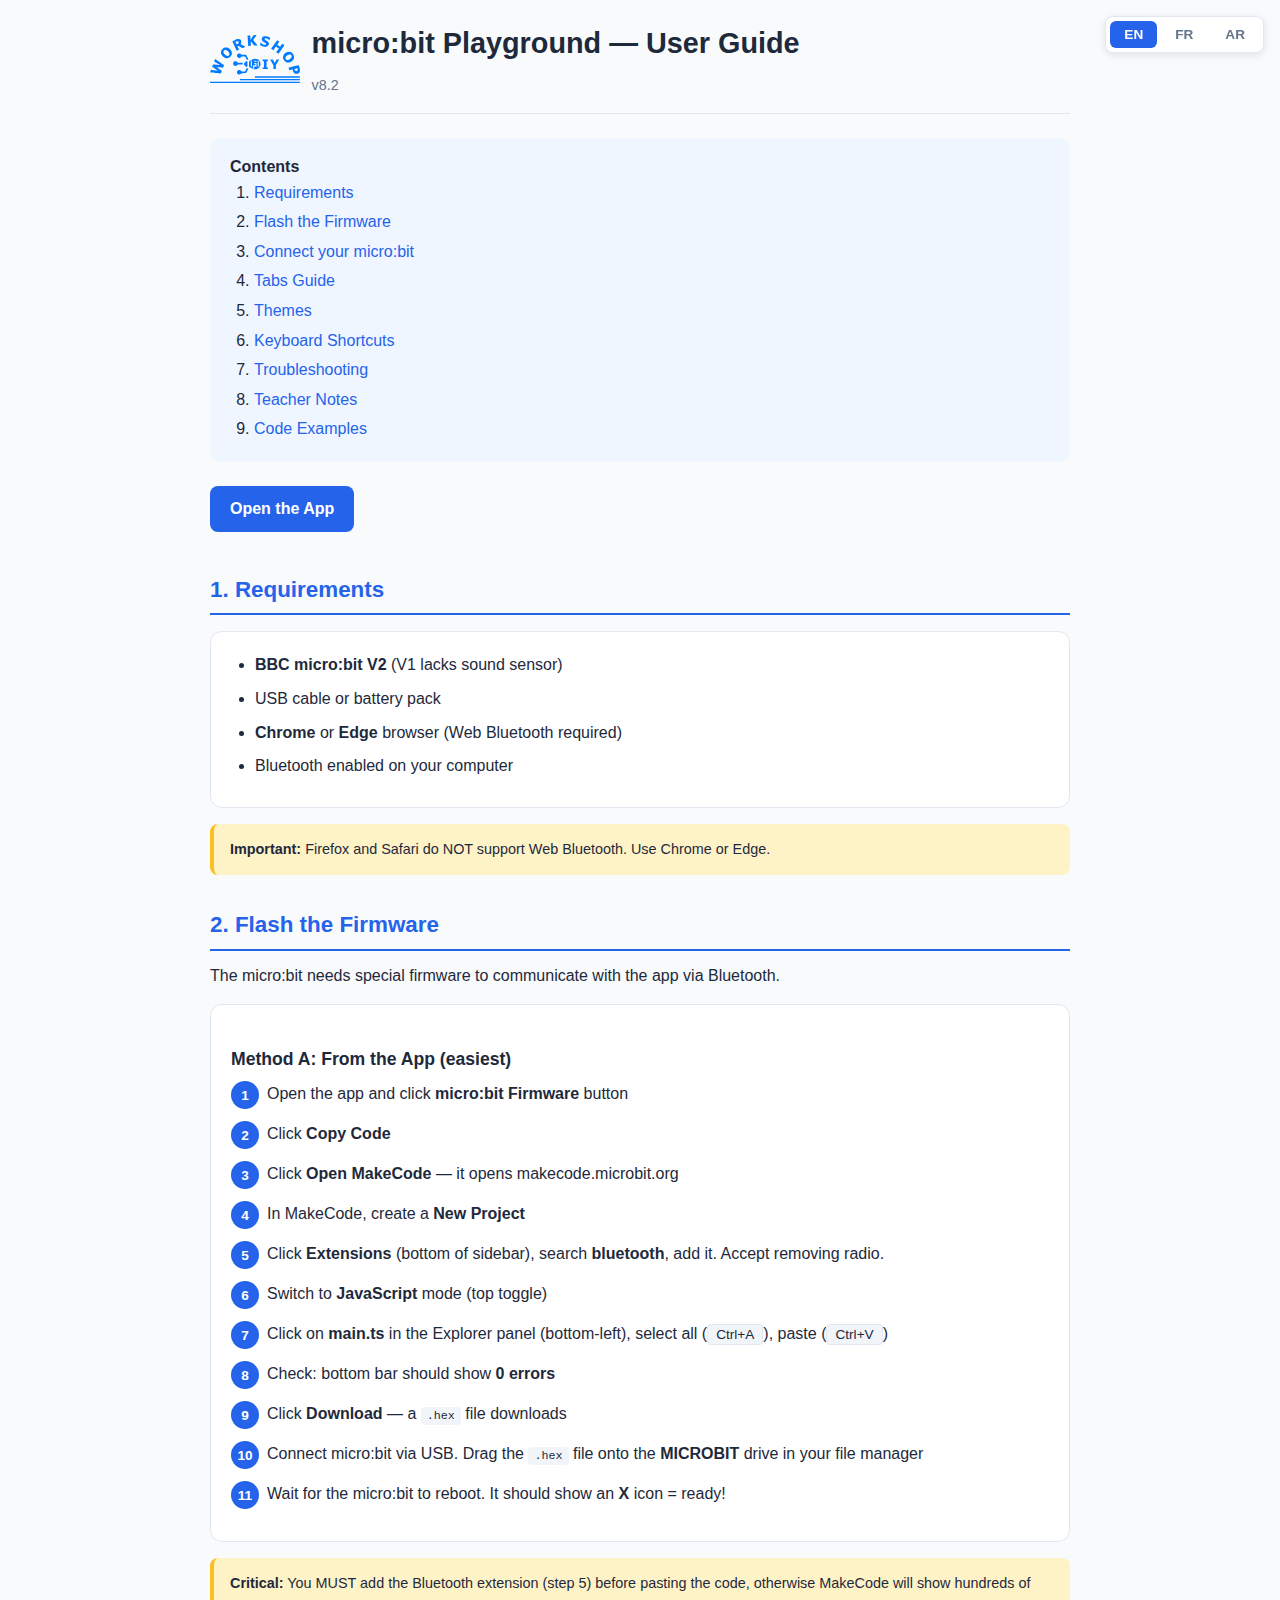
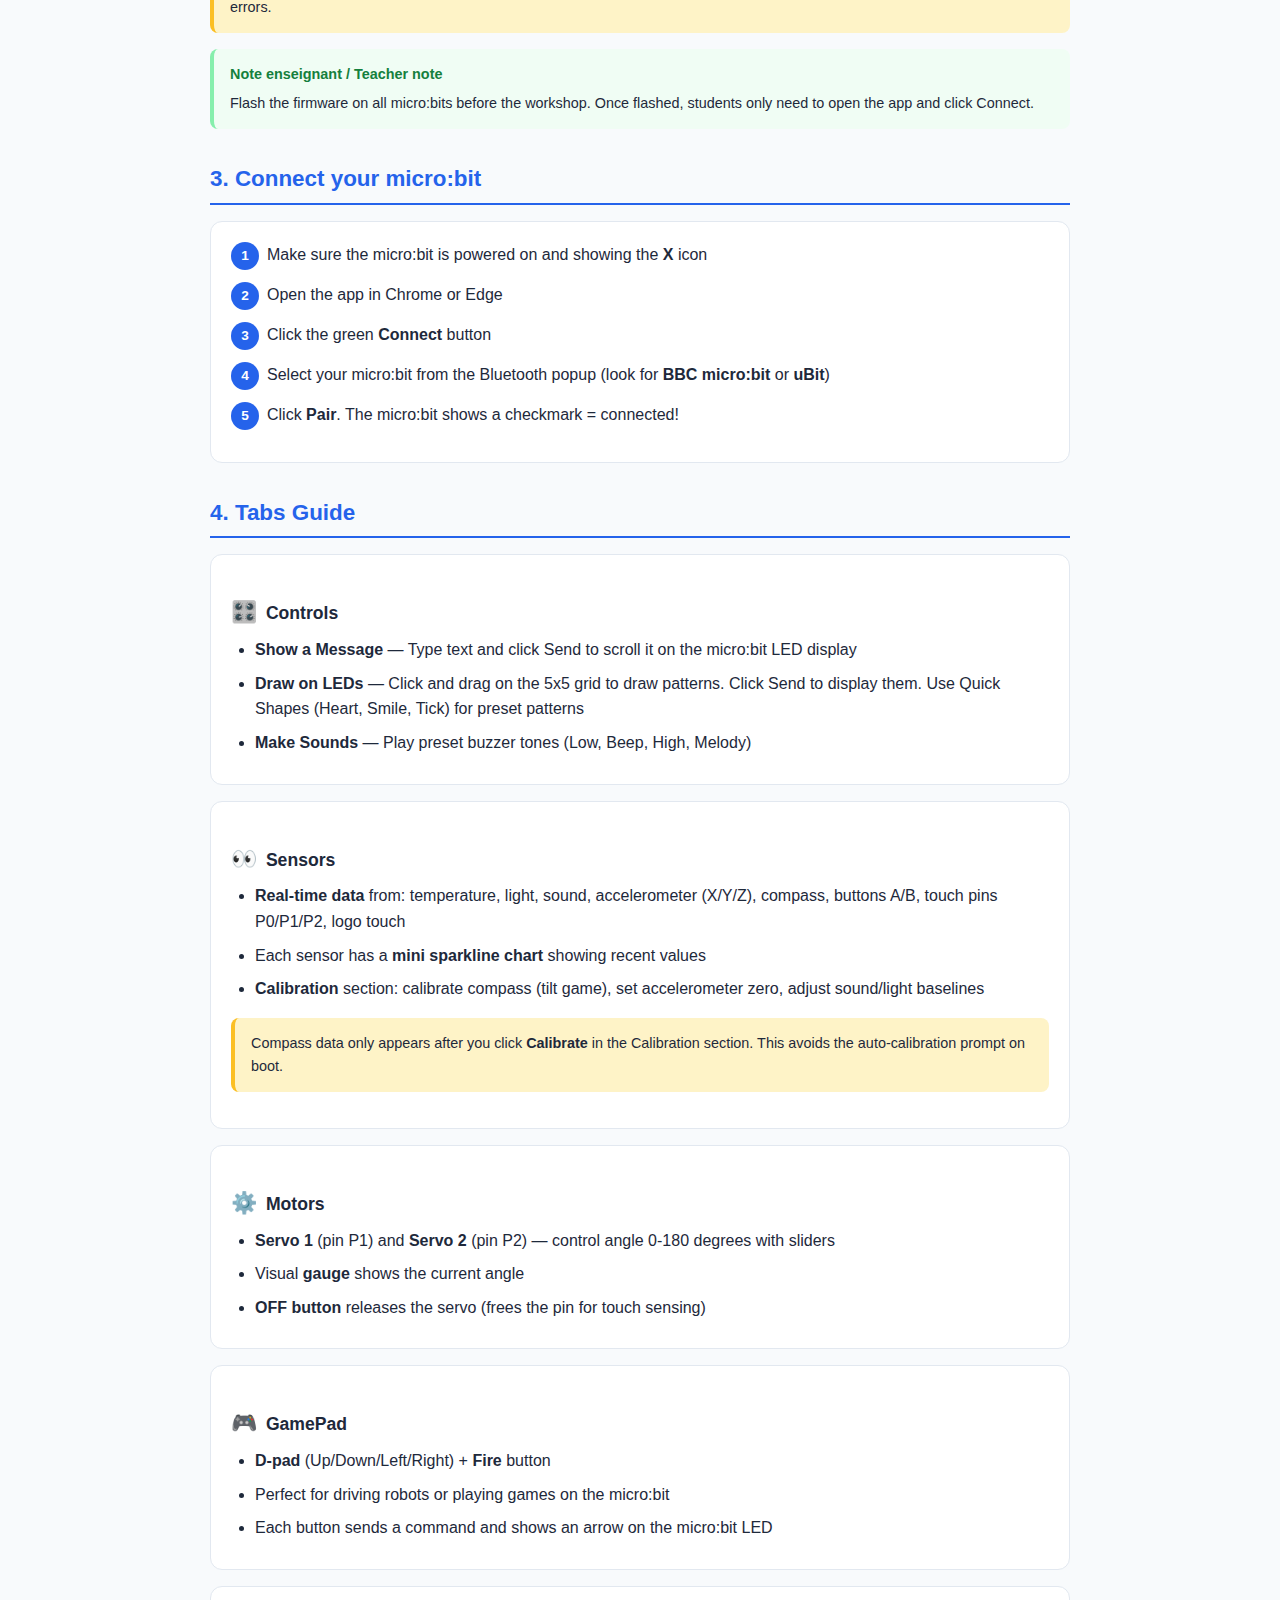
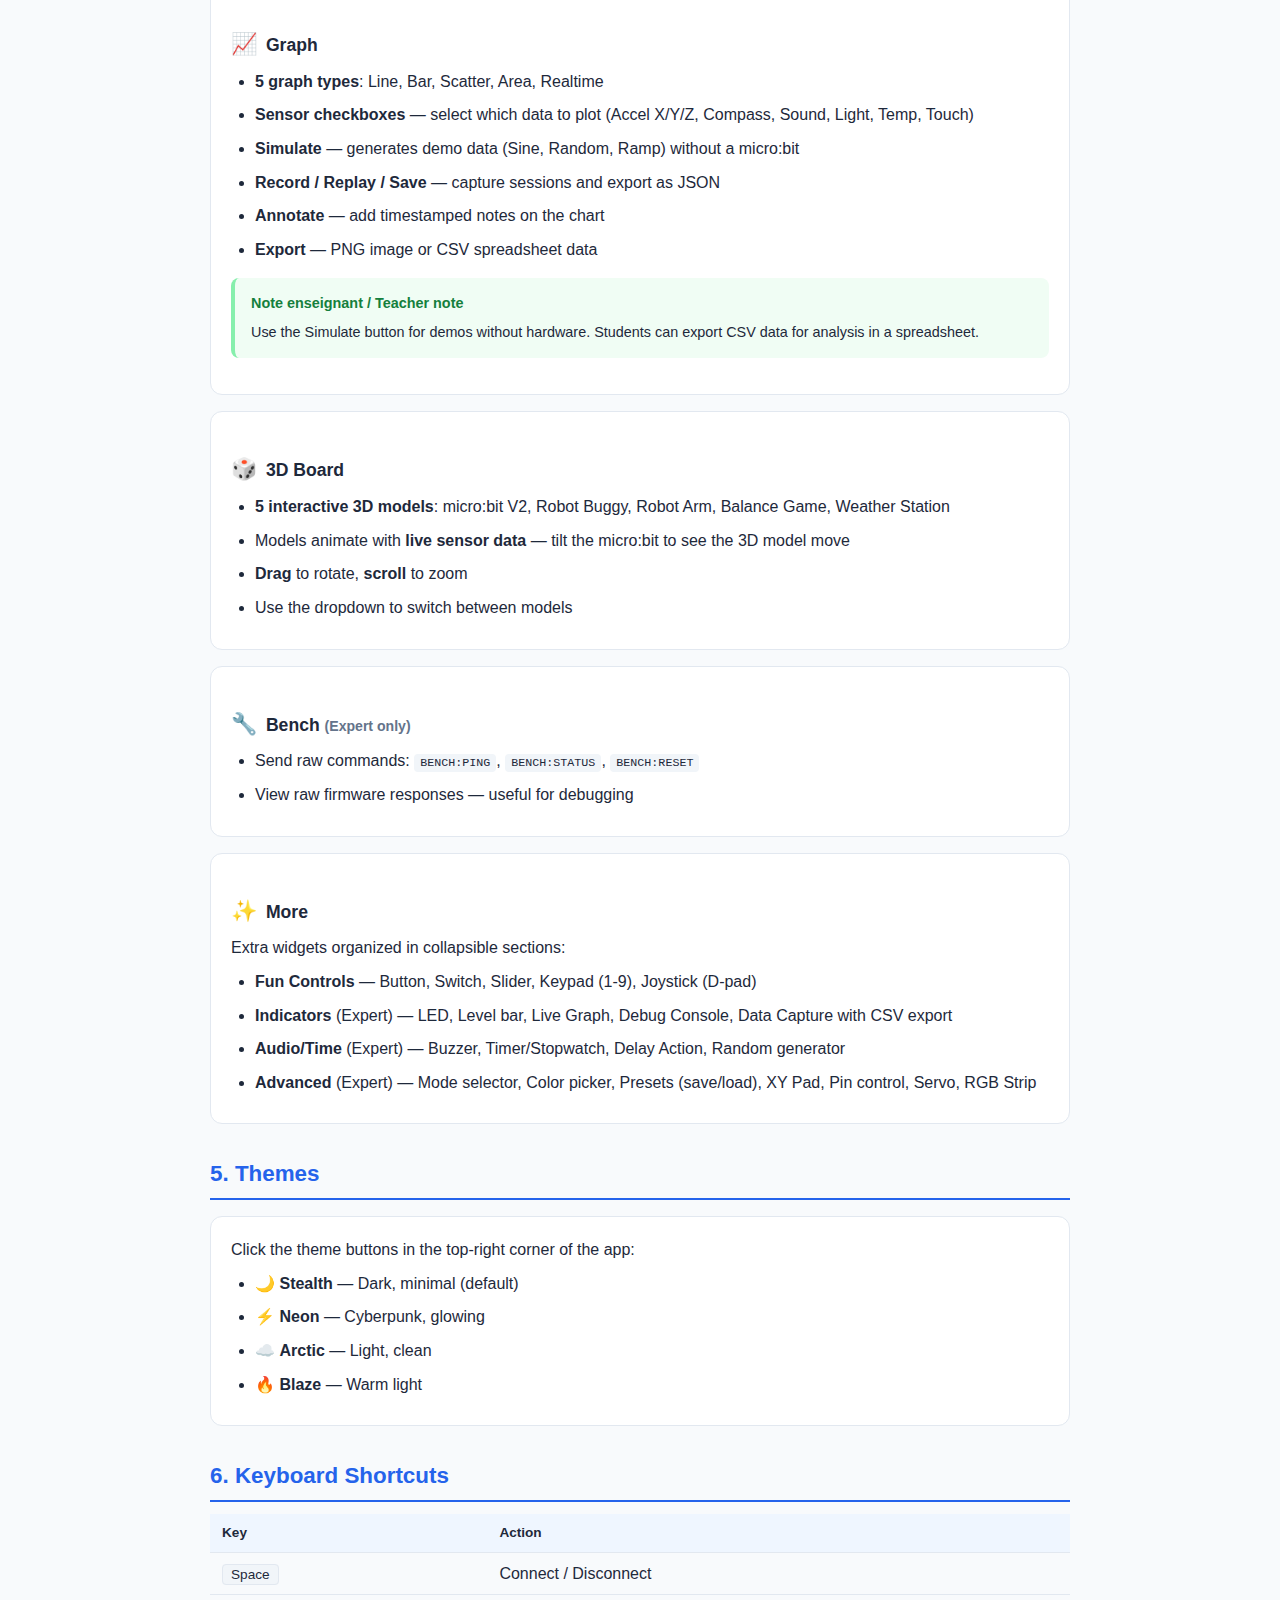
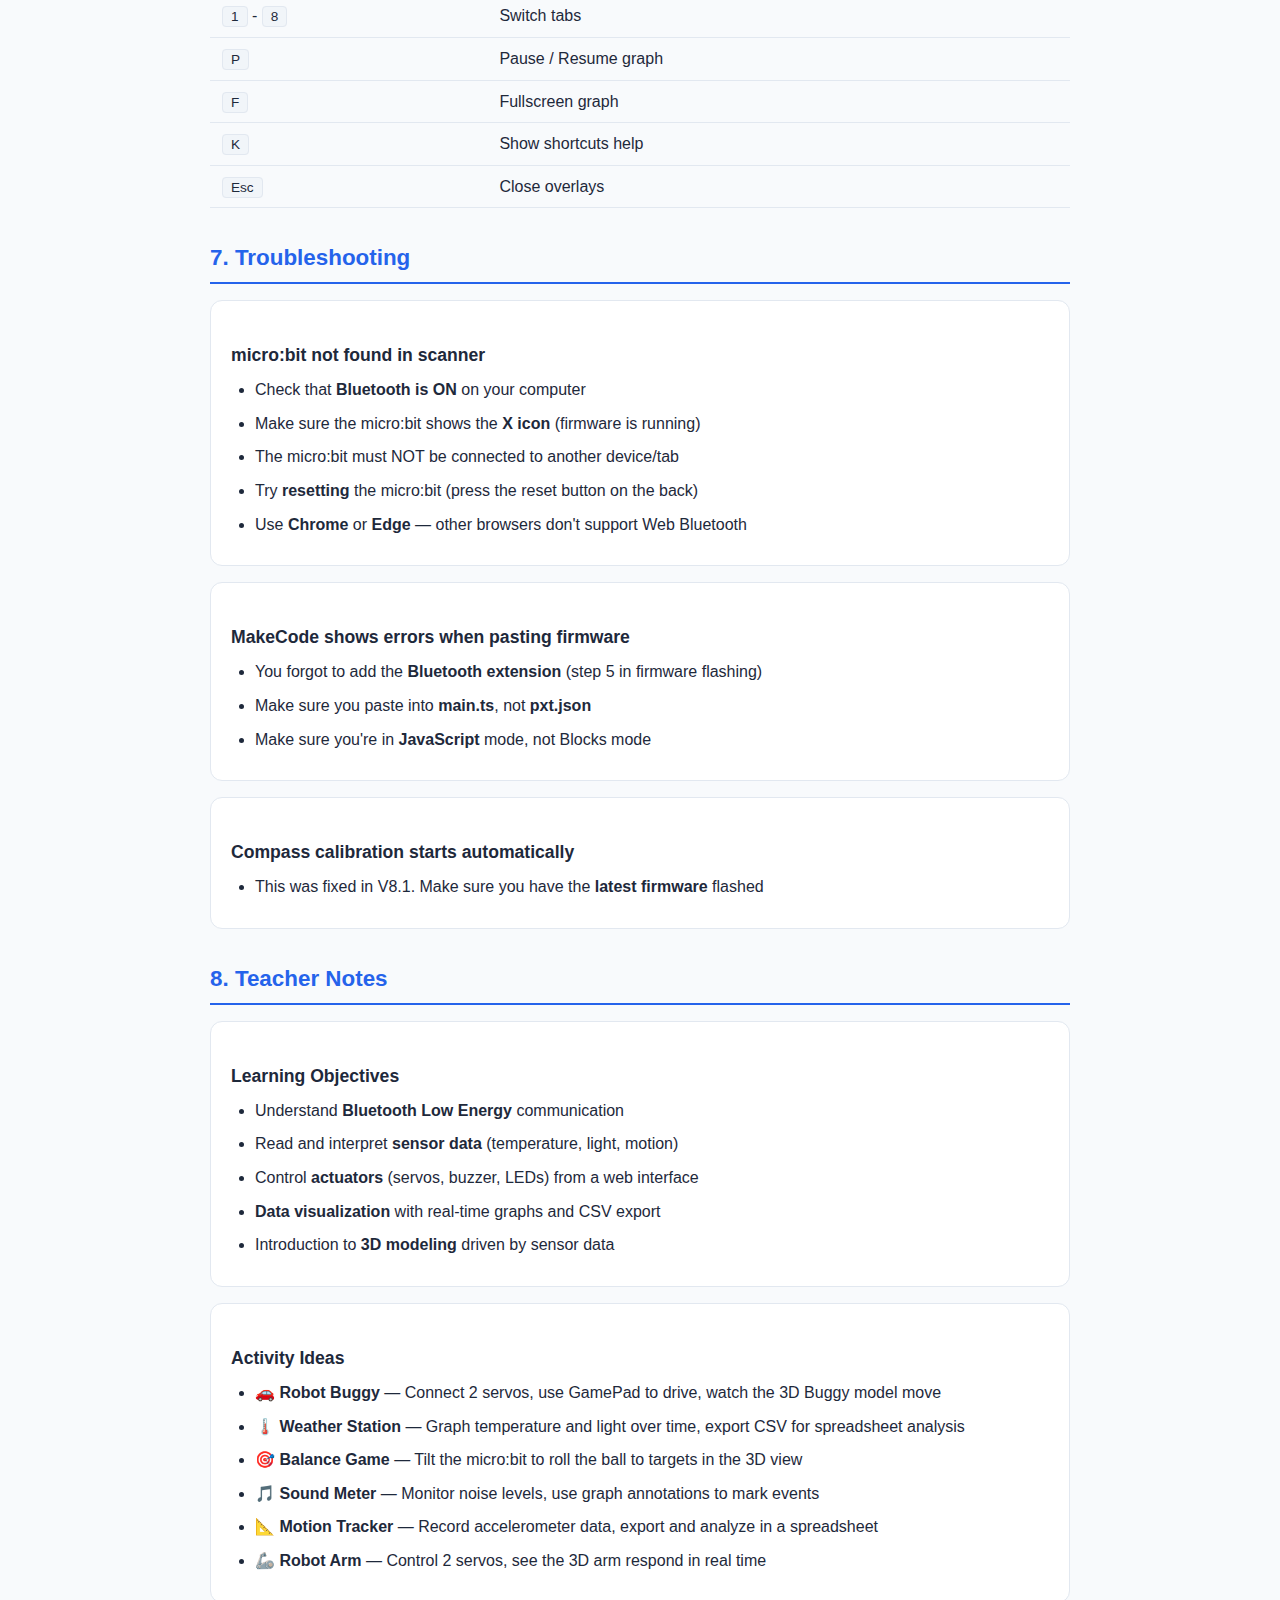
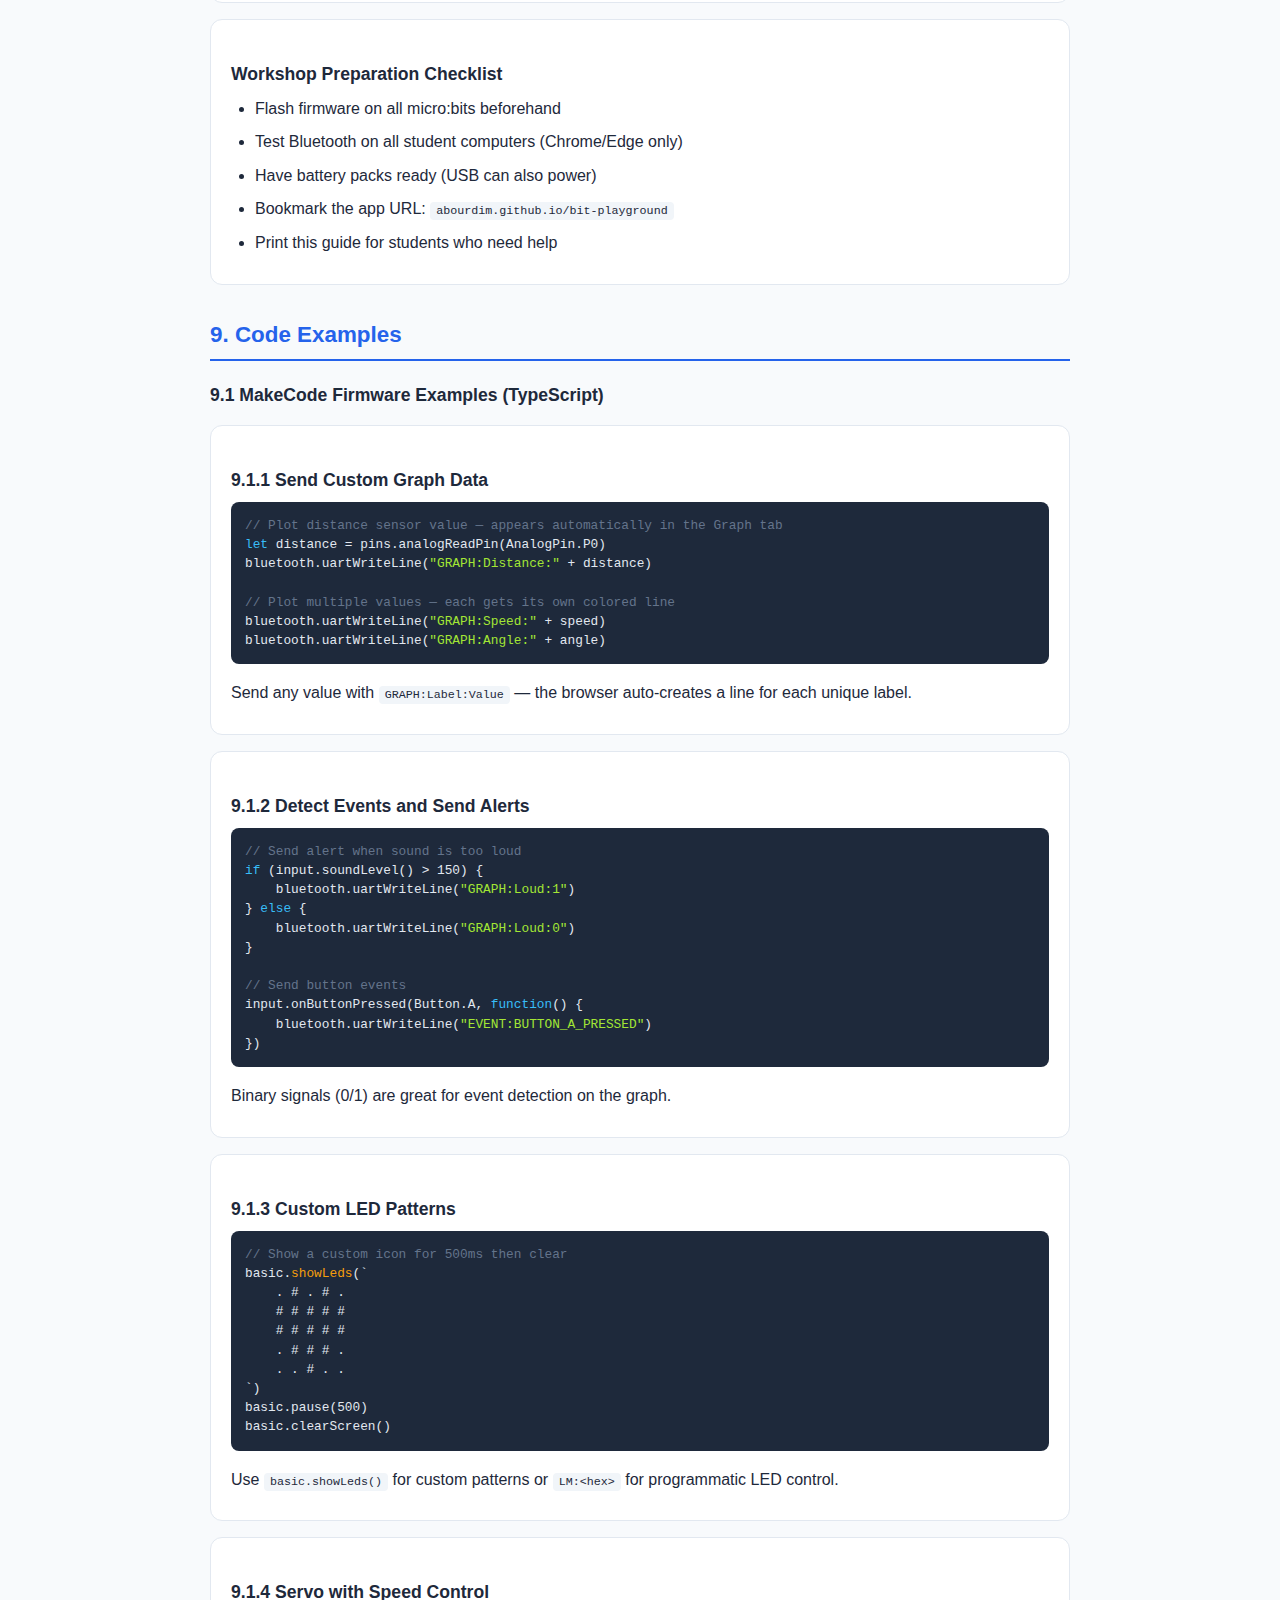
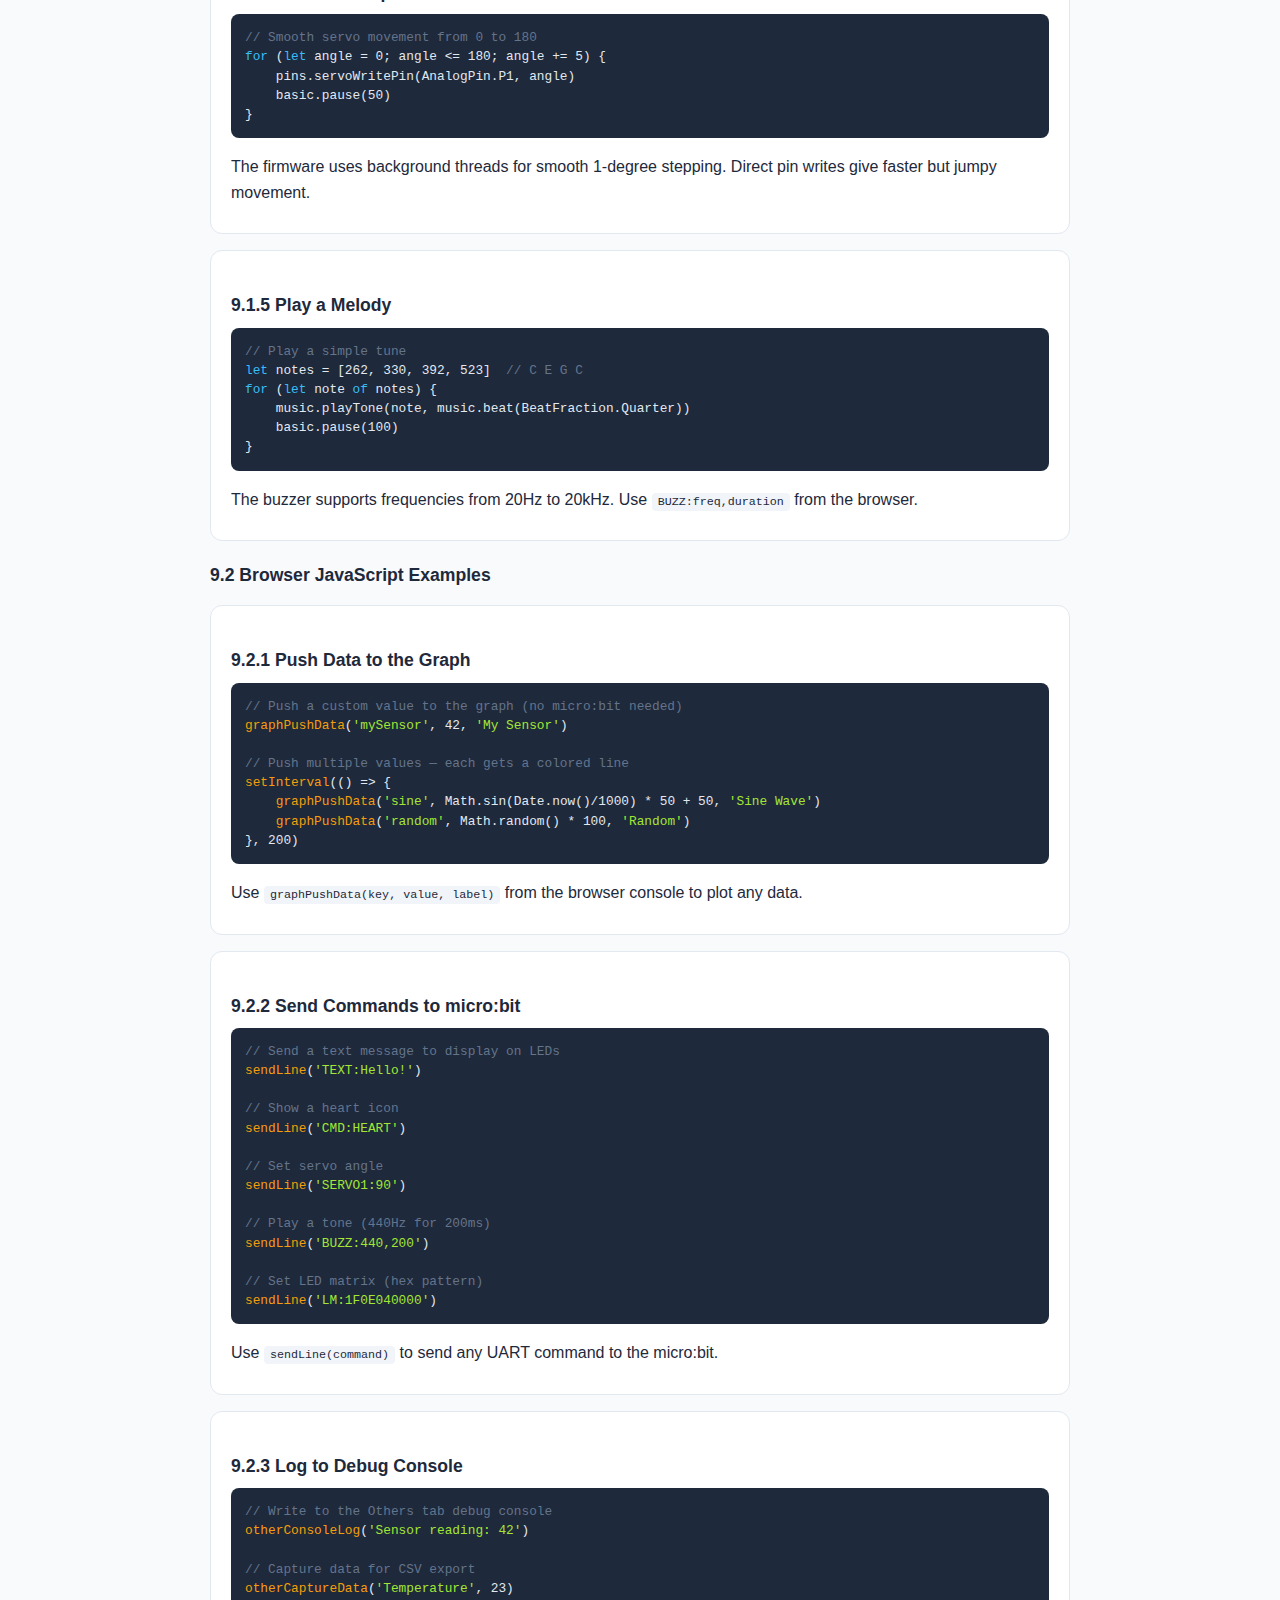
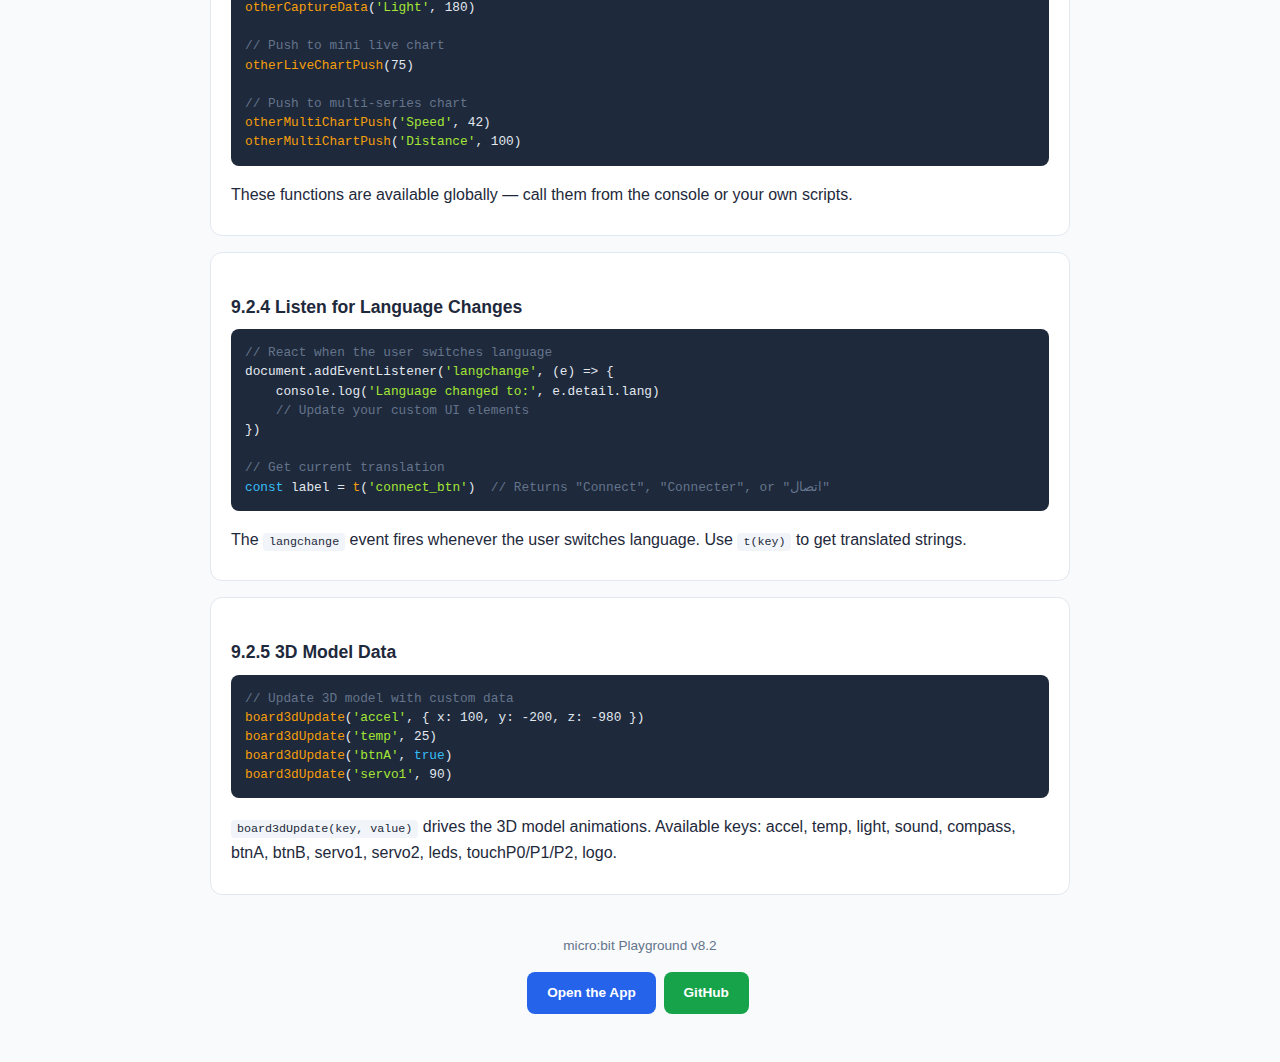
<file: guide.html>
<!DOCTYPE html>
<html lang="en">
<head>
<meta charset="UTF-8">
<meta name="viewport" content="width=device-width, initial-scale=1.0">
<title>micro:bit Playground — User Guide / Guide utilisateur / دليل المستخدم</title>
<link rel="icon" href="logo.svg" type="image/svg+xml">
<style>
:root {
    --bg: #f8fafc;
    --text: #1e293b;
    --muted: #64748b;
    --accent: #2563eb;
    --accent2: #16a34a;
    --card-bg: #ffffff;
    --card-border: #e2e8f0;
    --code-bg: #f1f5f9;
    --section-bg: #eff6ff;
    --teacher-bg: #f0fdf4;
    --teacher-border: #86efac;
    --warning-bg: #fef3c7;
    --warning-border: #fbbf24;
}
* { margin: 0; padding: 0; box-sizing: border-box; }
body {
    font-family: -apple-system, BlinkMacSystemFont, 'Segoe UI', Roboto, sans-serif;
    background: var(--bg);
    color: var(--text);
    line-height: 1.6;
    max-width: 900px;
    margin: 0 auto;
    padding: 20px;
}
h1 { font-size: 1.8rem; margin-bottom: 8px; }
h2 { font-size: 1.4rem; margin: 32px 0 12px; padding-bottom: 6px; border-bottom: 2px solid var(--accent); color: var(--accent); }
h3 { font-size: 1.1rem; margin: 20px 0 8px; }
p, li { margin-bottom: 8px; }
ul, ol { padding-left: 24px; }
a { color: var(--accent); }
code { background: var(--code-bg); padding: 2px 6px; border-radius: 4px; font-size: 0.9em; }
.card {
    background: var(--card-bg);
    border: 1px solid var(--card-border);
    border-radius: 12px;
    padding: 20px;
    margin: 16px 0;
}
.step-num {
    display: inline-flex;
    align-items: center;
    justify-content: center;
    width: 28px; height: 28px;
    background: var(--accent);
    color: white;
    border-radius: 50%;
    font-weight: bold;
    font-size: 0.85rem;
    margin-right: 8px;
    flex-shrink: 0;
}
.step { display: flex; align-items: flex-start; margin-bottom: 12px; }
.step-text { flex: 1; }
.teacher-note {
    background: var(--teacher-bg);
    border-left: 4px solid var(--teacher-border);
    border-radius: 8px;
    padding: 14px 16px;
    margin: 16px 0;
    font-size: 0.9rem;
}
.teacher-note::before { content: "Note enseignant / Teacher note"; display: block; font-weight: bold; margin-bottom: 6px; color: #15803d; }
html[lang="ar"] .teacher-note::before { content: "ملاحظة للمعلم"; }
.warning {
    background: var(--warning-bg);
    border-left: 4px solid var(--warning-border);
    border-radius: 8px;
    padding: 14px 16px;
    margin: 16px 0;
    font-size: 0.9rem;
}
.tab-icon { font-size: 1.2em; margin-right: 4px; }
.lang-toggle {
    position: fixed;
    top: 16px;
    right: 16px;
    z-index: 100;
    display: flex;
    gap: 4px;
    background: var(--card-bg);
    border: 1px solid var(--card-border);
    border-radius: 8px;
    padding: 4px;
    box-shadow: 0 2px 8px rgba(0,0,0,0.1);
}
.lang-btn {
    border: none;
    padding: 6px 14px;
    border-radius: 6px;
    cursor: pointer;
    font-size: 0.85rem;
    font-weight: 600;
    background: transparent;
    color: var(--muted);
}
.lang-btn.active { background: var(--accent); color: white; }
.fr { display: none !important; }
html[lang="fr"] .fr { display: inline !important; }
html[lang="fr"] .en { display: none !important; }
.ar { display: none !important; }
html[lang="ar"] .ar { display: inline !important; }
html[lang="ar"] .en { display: none !important; }
html[lang="ar"] .fr { display: none !important; }
html[lang="ar"] body { direction: rtl; text-align: right; font-family: 'Segoe UI', Tahoma, Arial, sans-serif; }
html[lang="ar"] .step-num { margin-right: 0; margin-left: 8px; }
html[lang="ar"] ul, html[lang="ar"] ol { padding-left: 0; padding-right: 24px; }
html[lang="ar"] .teacher-note { border-left: none; border-right: 4px solid var(--teacher-border); }
html[lang="ar"] .warning { border-left: none; border-right: 4px solid var(--warning-border); }
html[lang="ar"] .lang-toggle { right: auto; left: 16px; }
html[lang="ar"] .shortcut-table td, html[lang="ar"] .shortcut-table th { text-align: right; }
.header-bar {
    display: flex;
    align-items: center;
    gap: 12px;
    margin-bottom: 24px;
    padding-bottom: 16px;
    border-bottom: 1px solid var(--card-border);
}
.header-bar img { height: 48px; }
.subtitle { color: var(--muted); font-size: 0.9rem; }
.toc { background: var(--section-bg); border-radius: 12px; padding: 16px 20px; margin: 16px 0; }
.toc a { text-decoration: none; }
.toc li { margin-bottom: 4px; }
.shortcut-table { width: 100%; border-collapse: collapse; margin: 12px 0; }
.shortcut-table td, .shortcut-table th { padding: 8px 12px; border-bottom: 1px solid var(--card-border); text-align: left; }
.shortcut-table th { background: var(--section-bg); font-size: 0.85rem; }
kbd { background: var(--code-bg); border: 1px solid var(--card-border); border-radius: 4px; padding: 2px 8px; font-size: 0.85em; font-family: inherit; }
.btn-link {
    display: inline-block;
    background: var(--accent);
    color: white;
    text-decoration: none;
    padding: 10px 20px;
    border-radius: 8px;
    font-weight: 600;
    margin: 8px 4px 8px 0;
}
.btn-link.green { background: var(--accent2); }
pre.code-block {
    background: #1e293b;
    color: #e2e8f0;
    padding: 14px;
    border-radius: 8px;
    overflow-x: auto;
    font-size: 0.8rem;
    line-height: 1.5;
    margin: 8px 0 16px;
}
pre.code-block .comment { color: #64748b; }
pre.code-block .keyword { color: #38bdf8; }
pre.code-block .string { color: #a3e635; }
pre.code-block .function { color: #f59e0b; }
@media print {
    .lang-toggle { display: none; }
    body { max-width: 100%; }
    .card { break-inside: avoid; }
}
@media (max-width: 600px) {
    body { padding: 12px; }
    h1 { font-size: 1.4rem; }
}
</style>
</head>
<body>

<div class="lang-toggle">
    <button class="lang-btn active" onclick="setLang('en')">EN</button>
    <button class="lang-btn" onclick="setLang('fr')">FR</button>
    <button class="lang-btn" onclick="setLang('ar')">AR</button>
</div>

<div class="header-bar">
    <img src="logo.svg" alt="Logo">
    <div>
        <h1>
            <span class="en">micro:bit Playground — User Guide</span>
            <span class="fr">micro:bit Playground — Guide utilisateur</span>
            <span class="ar">micro:bit Playground — دليل المستخدم</span>
        </h1>
        <div class="subtitle">v8.2</div>
    </div>
</div>

<!-- TABLE OF CONTENTS -->
<div class="toc">
    <strong>
        <span class="en">Contents</span>
        <span class="fr">Sommaire</span>
        <span class="ar">المحتويات</span>
    </strong>
    <ol>
        <li><a href="#requirements"><span class="en">Requirements</span><span class="fr">Configuration requise</span><span class="ar">المتطلبات</span></a></li>
        <li><a href="#firmware"><span class="en">Flash the Firmware</span><span class="fr">Flasher le firmware</span><span class="ar">تثبيت البرنامج الثابت</span></a></li>
        <li><a href="#connect"><span class="en">Connect your micro:bit</span><span class="fr">Connecter votre micro:bit</span><span class="ar">الاتصال بـ micro:bit</span></a></li>
        <li><a href="#tabs"><span class="en">Tabs Guide</span><span class="fr">Guide des onglets</span><span class="ar">دليل الألسنة</span></a></li>
        <li><a href="#themes"><span class="en">Themes</span><span class="fr">Themes</span><span class="ar">السمات</span></a></li>
        <li><a href="#shortcuts"><span class="en">Keyboard Shortcuts</span><span class="fr">Raccourcis clavier</span><span class="ar">اختصارات لوحة المفاتيح</span></a></li>
        <li><a href="#troubleshooting"><span class="en">Troubleshooting</span><span class="fr">Depannage</span><span class="ar">استكشاف الأخطاء</span></a></li>
        <li><a href="#teacher"><span class="en">Teacher Notes</span><span class="fr">Notes pour les enseignants</span><span class="ar">ملاحظات المعلم</span></a></li>
        <li><a href="#code-examples"><span class="en">Code Examples</span><span class="fr">Exemples de code</span><span class="ar">أمثلة الكود</span></a></li>
    </ol>
</div>

<a href="index.html" class="btn-link"><span class="en">Open the App</span><span class="fr">Ouvrir l'application</span><span class="ar">افتح التطبيق</span></a>

<!-- 1. REQUIREMENTS -->
<h2 id="requirements">
    <span class="en">1. Requirements</span>
    <span class="fr">1. Configuration requise</span>
    <span class="ar">1. المتطلبات</span>
</h2>
<div class="card">
    <ul>
        <li><span class="en"><strong>BBC micro:bit V2</strong> (V1 lacks sound sensor)</span><span class="fr"><strong>BBC micro:bit V2</strong> (V1 n'a pas de capteur de son)</span><span class="ar"><strong>BBC micro:bit V2</strong> (الإصدار الأول لا يحتوي على مستشعر الصوت)</span></li>
        <li><span class="en">USB cable or battery pack</span><span class="fr">Cable USB ou bloc de piles</span><span class="ar">كابل USB أو حزمة بطاريات</span></li>
        <li><span class="en"><strong>Chrome</strong> or <strong>Edge</strong> browser (Web Bluetooth required)</span><span class="fr">Navigateur <strong>Chrome</strong> ou <strong>Edge</strong> (Web Bluetooth requis)</span><span class="ar">متصفح <strong>Chrome</strong> أو <strong>Edge</strong> (يتطلب Web Bluetooth)</span></li>
        <li><span class="en">Bluetooth enabled on your computer</span><span class="fr">Bluetooth active sur votre ordinateur</span><span class="ar">تفعيل البلوتوث على جهاز الكمبيوتر</span></li>
    </ul>
</div>
<div class="warning">
    <span class="en"><strong>Important:</strong> Firefox and Safari do NOT support Web Bluetooth. Use Chrome or Edge.</span>
    <span class="fr"><strong>Important :</strong> Firefox et Safari ne supportent PAS le Web Bluetooth. Utilisez Chrome ou Edge.</span>
    <span class="ar"><strong>مهم:</strong> فايرفوكس وسفاري لا يدعمان Web Bluetooth. استخدم Chrome أو Edge.</span>
</div>

<!-- 2. FLASH FIRMWARE -->
<h2 id="firmware">
    <span class="en">2. Flash the Firmware</span>
    <span class="fr">2. Flasher le firmware</span>
    <span class="ar">2. تثبيت البرنامج الثابت</span>
</h2>
<p>
    <span class="en">The micro:bit needs special firmware to communicate with the app via Bluetooth.</span>
    <span class="fr">Le micro:bit a besoin d'un firmware special pour communiquer avec l'application via Bluetooth.</span>
    <span class="ar">يحتاج micro:bit إلى برنامج ثابت خاص للتواصل مع التطبيق عبر البلوتوث.</span>
</p>

<div class="card">
    <h3><span class="en">Method A: From the App (easiest)</span><span class="fr">Methode A : Depuis l'application (le plus simple)</span><span class="ar">الطريقة أ: من التطبيق (الأسهل)</span></h3>
    <div class="step"><span class="step-num">1</span><span class="step-text"><span class="en">Open the app and click <strong>micro:bit Firmware</strong> button</span><span class="fr">Ouvrez l'application et cliquez sur le bouton <strong>micro:bit Firmware</strong></span><span class="ar">افتح التطبيق وانقر على زر <strong>micro:bit Firmware</strong></span></span></div>
    <div class="step"><span class="step-num">2</span><span class="step-text"><span class="en">Click <strong>Copy Code</strong></span><span class="fr">Cliquez sur <strong>Copy Code</strong></span><span class="ar">انقر على <strong>Copy Code</strong></span></span></div>
    <div class="step"><span class="step-num">3</span><span class="step-text"><span class="en">Click <strong>Open MakeCode</strong> — it opens makecode.microbit.org</span><span class="fr">Cliquez sur <strong>Open MakeCode</strong> — cela ouvre makecode.microbit.org</span><span class="ar">انقر على <strong>Open MakeCode</strong> — سيفتح makecode.microbit.org</span></span></div>
    <div class="step"><span class="step-num">4</span><span class="step-text"><span class="en">In MakeCode, create a <strong>New Project</strong></span><span class="fr">Dans MakeCode, creez un <strong>Nouveau Projet</strong></span><span class="ar">في MakeCode، أنشئ <strong>مشروعًا جديدًا</strong></span></span></div>
    <div class="step"><span class="step-num">5</span><span class="step-text"><span class="en">Click <strong>Extensions</strong> (bottom of sidebar), search <strong>bluetooth</strong>, add it. Accept removing radio.</span><span class="fr">Cliquez sur <strong>Extensions</strong> (bas de la barre laterale), cherchez <strong>bluetooth</strong>, ajoutez-le. Acceptez de retirer la radio.</span><span class="ar">انقر على <strong>Extensions</strong> (أسفل الشريط الجانبي)، ابحث عن <strong>bluetooth</strong>، أضفه. اقبل إزالة الراديو.</span></span></div>
    <div class="step"><span class="step-num">6</span><span class="step-text"><span class="en">Switch to <strong>JavaScript</strong> mode (top toggle)</span><span class="fr">Passez en mode <strong>JavaScript</strong> (bouton en haut)</span><span class="ar">انتقل إلى وضع <strong>JavaScript</strong> (الزر في الأعلى)</span></span></div>
    <div class="step"><span class="step-num">7</span><span class="step-text"><span class="en">Click on <strong>main.ts</strong> in the Explorer panel (bottom-left), select all (<kbd>Ctrl+A</kbd>), paste (<kbd>Ctrl+V</kbd>)</span><span class="fr">Cliquez sur <strong>main.ts</strong> dans l'explorateur (en bas a gauche), selectionnez tout (<kbd>Ctrl+A</kbd>), collez (<kbd>Ctrl+V</kbd>)</span><span class="ar">انقر على <strong>main.ts</strong> في لوحة المستكشف (أسفل اليسار)، حدد الكل (<kbd>Ctrl+A</kbd>)، الصق (<kbd>Ctrl+V</kbd>)</span></span></div>
    <div class="step"><span class="step-num">8</span><span class="step-text"><span class="en">Check: bottom bar should show <strong>0 errors</strong></span><span class="fr">Verifiez : la barre du bas doit afficher <strong>0 erreurs</strong></span><span class="ar">تحقق: يجب أن يظهر الشريط السفلي <strong>0 أخطاء</strong></span></span></div>
    <div class="step"><span class="step-num">9</span><span class="step-text"><span class="en">Click <strong>Download</strong> — a <code>.hex</code> file downloads</span><span class="fr">Cliquez sur <strong>Telecharger</strong> — un fichier <code>.hex</code> se telecharge</span><span class="ar">انقر على <strong>تحميل</strong> — سيتم تنزيل ملف <code>.hex</code></span></span></div>
    <div class="step"><span class="step-num">10</span><span class="step-text"><span class="en">Connect micro:bit via USB. Drag the <code>.hex</code> file onto the <strong>MICROBIT</strong> drive in your file manager</span><span class="fr">Connectez le micro:bit en USB. Glissez le fichier <code>.hex</code> sur le lecteur <strong>MICROBIT</strong> dans votre gestionnaire de fichiers</span><span class="ar">وصّل micro:bit عبر USB. اسحب ملف <code>.hex</code> إلى محرك <strong>MICROBIT</strong> في مدير الملفات</span></span></div>
    <div class="step"><span class="step-num">11</span><span class="step-text"><span class="en">Wait for the micro:bit to reboot. It should show an <strong>X</strong> icon = ready!</span><span class="fr">Attendez le redemarrage du micro:bit. Il doit afficher une icone <strong>X</strong> = pret !</span><span class="ar">انتظر إعادة تشغيل micro:bit. يجب أن يعرض أيقونة <strong>X</strong> = جاهز!</span></span></div>
</div>

<div class="warning">
    <span class="en"><strong>Critical:</strong> You MUST add the Bluetooth extension (step 5) before pasting the code, otherwise MakeCode will show hundreds of errors.</span>
    <span class="fr"><strong>Critique :</strong> Vous DEVEZ ajouter l'extension Bluetooth (etape 5) avant de coller le code, sinon MakeCode affichera des centaines d'erreurs.</span>
    <span class="ar"><strong>مهم جداً:</strong> يجب إضافة إضافة Bluetooth (الخطوة 5) قبل لصق الكود، وإلا سيظهر MakeCode مئات الأخطاء.</span>
</div>

<div class="teacher-note">
    <span class="en">Flash the firmware on all micro:bits before the workshop. Once flashed, students only need to open the app and click Connect.</span>
    <span class="fr">Flashez le firmware sur tous les micro:bits avant l'atelier. Une fois flashe, les eleves n'ont qu'a ouvrir l'application et cliquer sur Connecter.</span>
    <span class="ar">قم بتثبيت البرنامج الثابت على جميع أجهزة micro:bit قبل الورشة. بمجرد التثبيت، يحتاج الطلاب فقط لفتح التطبيق والنقر على اتصال.</span>
</div>

<!-- 3. CONNECT -->
<h2 id="connect">
    <span class="en">3. Connect your micro:bit</span>
    <span class="fr">3. Connecter votre micro:bit</span>
    <span class="ar">3. الاتصال بـ micro:bit</span>
</h2>
<div class="card">
    <div class="step"><span class="step-num">1</span><span class="step-text"><span class="en">Make sure the micro:bit is powered on and showing the <strong>X</strong> icon</span><span class="fr">Assurez-vous que le micro:bit est allume et affiche l'icone <strong>X</strong></span><span class="ar">تأكد أن micro:bit قيد التشغيل ويعرض أيقونة <strong>X</strong></span></span></div>
    <div class="step"><span class="step-num">2</span><span class="step-text"><span class="en">Open the app in Chrome or Edge</span><span class="fr">Ouvrez l'application dans Chrome ou Edge</span><span class="ar">افتح التطبيق في Chrome أو Edge</span></span></div>
    <div class="step"><span class="step-num">3</span><span class="step-text"><span class="en">Click the green <strong>Connect</strong> button</span><span class="fr">Cliquez sur le bouton vert <strong>Connect</strong></span><span class="ar">انقر على زر <strong>Connect</strong> الأخضر</span></span></div>
    <div class="step"><span class="step-num">4</span><span class="step-text"><span class="en">Select your micro:bit from the Bluetooth popup (look for <strong>BBC micro:bit</strong> or <strong>uBit</strong>)</span><span class="fr">Selectionnez votre micro:bit dans la fenetre Bluetooth (cherchez <strong>BBC micro:bit</strong> ou <strong>uBit</strong>)</span><span class="ar">اختر micro:bit من نافذة البلوتوث (ابحث عن <strong>BBC micro:bit</strong> أو <strong>uBit</strong>)</span></span></div>
    <div class="step"><span class="step-num">5</span><span class="step-text"><span class="en">Click <strong>Pair</strong>. The micro:bit shows a checkmark = connected!</span><span class="fr">Cliquez sur <strong>Associer</strong>. Le micro:bit affiche un V = connecte !</span><span class="ar">انقر على <strong>إقران</strong>. يعرض micro:bit علامة صح = متصل!</span></span></div>
</div>

<!-- 4. TABS GUIDE -->
<h2 id="tabs">
    <span class="en">4. Tabs Guide</span>
    <span class="fr">4. Guide des onglets</span>
    <span class="ar">4. دليل الألسنة</span>
</h2>

<!-- Controls -->
<div class="card">
    <h3><span class="tab-icon">🎛️</span> Controls</h3>
    <ul>
        <li><span class="en"><strong>Show a Message</strong> — Type text and click Send to scroll it on the micro:bit LED display</span><span class="fr"><strong>Show a Message</strong> — Tapez du texte et cliquez sur Send pour le faire defiler sur l'ecran LED du micro:bit</span><span class="ar"><strong>إرسال رسالة</strong> — اكتب نصًا وانقر إرسال لعرضه على شاشة LED</span></li>
        <li><span class="en"><strong>Draw on LEDs</strong> — Click and drag on the 5x5 grid to draw patterns. Click Send to display them. Use Quick Shapes (Heart, Smile, Tick) for preset patterns</span><span class="fr"><strong>Draw on LEDs</strong> — Cliquez et glissez sur la grille 5x5 pour dessiner. Cliquez sur Send pour afficher. Utilisez les Quick Shapes (Heart, Smile, Tick) pour des motifs predefined</span><span class="ar"><strong>الرسم على LEDs</strong> — انقر واسحب على الشبكة 5×5</span></li>
        <li><span class="en"><strong>Make Sounds</strong> — Play preset buzzer tones (Low, Beep, High, Melody)</span><span class="fr"><strong>Make Sounds</strong> — Jouez des sons predefined (Low, Beep, High, Melody)</span><span class="ar"><strong>إصدار أصوات</strong> — تشغيل نغمات الجرس</span></li>
    </ul>
</div>

<!-- Sensors -->
<div class="card">
    <h3><span class="tab-icon">👀</span> Sensors</h3>
    <ul>
        <li><span class="en"><strong>Real-time data</strong> from: temperature, light, sound, accelerometer (X/Y/Z), compass, buttons A/B, touch pins P0/P1/P2, logo touch</span><span class="fr"><strong>Donnees en temps reel</strong> : temperature, lumiere, son, accelerometre (X/Y/Z), boussole, boutons A/B, broches tactiles P0/P1/P2, touche logo</span><span class="ar"><strong>بيانات في الوقت الحقيقي:</strong> درجة الحرارة، الضوء، الصوت، مقياس التسارع، البوصلة، الأزرار، المسامير اللمسية</span></li>
        <li><span class="en">Each sensor has a <strong>mini sparkline chart</strong> showing recent values</span><span class="fr">Chaque capteur a un <strong>mini graphique</strong> montrant les valeurs recentes</span><span class="ar">كل مستشعر له <strong>رسم بياني مصغر</strong></span></li>
        <li><span class="en"><strong>Calibration</strong> section: calibrate compass (tilt game), set accelerometer zero, adjust sound/light baselines</span><span class="fr"><strong>Calibration</strong> : calibrer la boussole (jeu d'inclinaison), mettre l'accelerometre a zero, ajuster les references son/lumiere</span><span class="ar">قسم <strong>المعايرة</strong></span></li>
    </ul>
    <div class="warning">
        <span class="en">Compass data only appears after you click <strong>Calibrate</strong> in the Calibration section. This avoids the auto-calibration prompt on boot.</span>
        <span class="fr">Les donnees de la boussole n'apparaissent qu'apres avoir clique sur <strong>Calibrate</strong> dans la section Calibration. Cela evite l'invite de calibration automatique au demarrage.</span>
        <span class="ar">بيانات البوصلة تظهر فقط بعد النقر على <strong>Calibrate</strong> في قسم المعايرة.</span>
    </div>
</div>

<!-- Motors -->
<div class="card">
    <h3><span class="tab-icon">⚙️</span> Motors</h3>
    <ul>
        <li><span class="en"><strong>Servo 1</strong> (pin P1) and <strong>Servo 2</strong> (pin P2) — control angle 0-180 degrees with sliders</span><span class="fr"><strong>Servo 1</strong> (broche P1) et <strong>Servo 2</strong> (broche P2) — controlez l'angle de 0 a 180 degres avec les curseurs</span><span class="ar"><strong>سيرفو 1</strong> (المسمار P1) و<strong>سيرفو 2</strong> (المسمار P2) — التحكم بالزاوية من 0 إلى 180 درجة</span></li>
        <li><span class="en">Visual <strong>gauge</strong> shows the current angle</span><span class="fr">La <strong>jauge</strong> visuelle montre l'angle actuel</span><span class="ar"><strong>مقياس بصري</strong> يعرض الزاوية الحالية</span></li>
        <li><span class="en"><strong>OFF button</strong> releases the servo (frees the pin for touch sensing)</span><span class="fr">Le bouton <strong>OFF</strong> relache le servo (libere la broche pour la detection tactile)</span><span class="ar">زر <strong>OFF</strong> لتحرير السيرفو</span></li>
    </ul>
</div>

<!-- GamePad -->
<div class="card">
    <h3><span class="tab-icon">🎮</span> GamePad</h3>
    <ul>
        <li><span class="en"><strong>D-pad</strong> (Up/Down/Left/Right) + <strong>Fire</strong> button</span><span class="fr"><strong>D-pad</strong> (Haut/Bas/Gauche/Droite) + bouton <strong>Fire</strong></span><span class="ar"><strong>لوحة الاتجاهات</strong> (أعلى/أسفل/يسار/يمين) + زر <strong>Fire</strong></span></li>
        <li><span class="en">Perfect for driving robots or playing games on the micro:bit</span><span class="fr">Ideal pour piloter des robots ou jouer a des jeux sur le micro:bit</span><span class="ar">مثالي لقيادة الروبوتات أو لعب الألعاب</span></li>
        <li><span class="en">Each button sends a command and shows an arrow on the micro:bit LED</span><span class="fr">Chaque bouton envoie une commande et affiche une fleche sur l'ecran LED du micro:bit</span><span class="ar">كل زر يرسل أمرًا ويعرض سهمًا على LED</span></li>
    </ul>
</div>

<!-- Graph -->
<div class="card">
    <h3><span class="tab-icon">📈</span> Graph</h3>
    <ul>
        <li><span class="en"><strong>5 graph types</strong>: Line, Bar, Scatter, Area, Realtime</span><span class="fr"><strong>5 types de graphiques</strong> : Ligne, Barres, Nuage, Aire, Temps reel</span><span class="ar"><strong>5 أنواع رسوم بيانية</strong></span></li>
        <li><span class="en"><strong>Sensor checkboxes</strong> — select which data to plot (Accel X/Y/Z, Compass, Sound, Light, Temp, Touch)</span><span class="fr"><strong>Cases capteurs</strong> — selectionnez les donnees a tracer (Accel X/Y/Z, Boussole, Son, Lumiere, Temp, Tactile)</span><span class="ar"><strong>خانات اختيار المستشعرات</strong></span></li>
        <li><span class="en"><strong>Simulate</strong> — generates demo data (Sine, Random, Ramp) without a micro:bit</span><span class="fr"><strong>Simulate</strong> — genere des donnees de demo (Sinus, Aleatoire, Rampe) sans micro:bit</span><span class="ar"><strong>محاكاة</strong> بدون micro:bit</span></li>
        <li><span class="en"><strong>Record / Replay / Save</strong> — capture sessions and export as JSON</span><span class="fr"><strong>Record / Replay / Save</strong> — capturez des sessions et exportez en JSON</span><span class="ar"><strong>تسجيل / إعادة / حفظ</strong></span></li>
        <li><span class="en"><strong>Annotate</strong> — add timestamped notes on the chart</span><span class="fr"><strong>Annotate</strong> — ajoutez des notes horodatees sur le graphique</span><span class="ar"><strong>تعليقات توضيحية</strong></span></li>
        <li><span class="en"><strong>Export</strong> — PNG image or CSV spreadsheet data</span><span class="fr"><strong>Export</strong> — image PNG ou donnees CSV pour tableur</span><span class="ar"><strong>تصدير</strong> PNG أو CSV</span></li>
    </ul>
    <div class="teacher-note">
        <span class="en">Use the Simulate button for demos without hardware. Students can export CSV data for analysis in a spreadsheet.</span>
        <span class="fr">Utilisez le bouton Simulate pour les demos sans materiel. Les eleves peuvent exporter les donnees CSV pour les analyser dans un tableur.</span>
        <span class="ar">استخدم زر المحاكاة للعروض بدون أجهزة. يمكن للطلاب تصدير بيانات CSV للتحليل في جدول بيانات.</span>
    </div>
</div>

<!-- 3D -->
<div class="card">
    <h3><span class="tab-icon">🎲</span> 3D Board</h3>
    <ul>
        <li><span class="en"><strong>5 interactive 3D models</strong>: micro:bit V2, Robot Buggy, Robot Arm, Balance Game, Weather Station</span><span class="fr"><strong>5 modeles 3D interactifs</strong> : micro:bit V2, Robot Buggy, Bras Robot, Jeu d'Equilibre, Station Meteo</span><span class="ar"><strong>5 نماذج ثلاثية الأبعاد تفاعلية</strong></span></li>
        <li><span class="en">Models animate with <strong>live sensor data</strong> — tilt the micro:bit to see the 3D model move</span><span class="fr">Les modeles s'animent avec les <strong>donnees des capteurs en direct</strong> — inclinez le micro:bit pour voir le modele 3D bouger</span><span class="ar">النماذج تتحرك مع <strong>بيانات المستشعرات الحية</strong></span></li>
        <li><span class="en"><strong>Drag</strong> to rotate, <strong>scroll</strong> to zoom</span><span class="fr"><strong>Glissez</strong> pour tourner, <strong>scrollez</strong> pour zoomer</span><span class="ar"><strong>اسحب</strong> للتدوير، <strong>مرر</strong> للتكبير</span></li>
        <li><span class="en">Use the dropdown to switch between models</span><span class="fr">Utilisez le menu deroulant pour changer de modele</span><span class="ar">استخدم القائمة المنسدلة لتبديل النماذج</span></li>
    </ul>
</div>

<!-- Bench -->
<div class="card">
    <h3><span class="tab-icon">🔧</span> Bench <span style="color:var(--muted); font-size:0.8em;">(Expert only)</span></h3>
    <ul>
        <li><span class="en">Send raw commands: <code>BENCH:PING</code>, <code>BENCH:STATUS</code>, <code>BENCH:RESET</code></span><span class="fr">Envoyez des commandes brutes : <code>BENCH:PING</code>, <code>BENCH:STATUS</code>, <code>BENCH:RESET</code></span><span class="ar">إرسال أوامر خام: <code>BENCH:PING</code>، <code>BENCH:STATUS</code>، <code>BENCH:RESET</code></span></li>
        <li><span class="en">View raw firmware responses — useful for debugging</span><span class="fr">Affichez les reponses brutes du firmware — utile pour le debogage</span><span class="ar">عرض استجابات البرنامج الثابت — مفيد لتصحيح الأخطاء</span></li>
    </ul>
</div>

<!-- More -->
<div class="card">
    <h3><span class="tab-icon">✨</span> More</h3>
    <p><span class="en">Extra widgets organized in collapsible sections:</span><span class="fr">Widgets supplementaires organises en sections repliables :</span><span class="ar">أدوات إضافية في أقسام قابلة للطي:</span></p>
    <ul>
        <li><span class="en"><strong>Fun Controls</strong> — Button, Switch, Slider, Keypad (1-9), Joystick (D-pad)</span><span class="fr"><strong>Fun Controls</strong> — Bouton, Interrupteur, Curseur, Clavier (1-9), Joystick (D-pad)</span><span class="ar"><strong>عناصر التحكم الممتعة</strong></span></li>
        <li><span class="en"><strong>Indicators</strong> (Expert) — LED, Level bar, Live Graph, Debug Console, Data Capture with CSV export</span><span class="fr"><strong>Indicateurs</strong> (Expert) — LED, Barre de niveau, Graphique, Console debug, Capture de donnees avec export CSV</span><span class="ar"><strong>المؤشرات</strong> (متقدم)</span></li>
        <li><span class="en"><strong>Audio/Time</strong> (Expert) — Buzzer, Timer/Stopwatch, Delay Action, Random generator</span><span class="fr"><strong>Audio/Temps</strong> (Expert) — Buzzer, Chronometre, Action differee, Generateur aleatoire</span><span class="ar"><strong>الصوت/الوقت</strong> (متقدم)</span></li>
        <li><span class="en"><strong>Advanced</strong> (Expert) — Mode selector, Color picker, Presets (save/load), XY Pad, Pin control, Servo, RGB Strip</span><span class="fr"><strong>Avance</strong> (Expert) — Selecteur de mode, Selecteur de couleur, Presets (save/load), Pad XY, Controle des broches, Servo, Ruban RGB</span><span class="ar"><strong>متقدم</strong></span></li>
    </ul>
</div>

<!-- 5. THEMES -->
<h2 id="themes">
    <span class="en">5. Themes</span>
    <span class="fr">5. Themes</span>
    <span class="ar">5. السمات</span>
</h2>
<div class="card">
    <p><span class="en">Click the theme buttons in the top-right corner of the app:</span><span class="fr">Cliquez sur les boutons de theme dans le coin superieur droit :</span><span class="ar">انقر على أزرار السمات في الزاوية العلوية اليمنى</span></p>
    <ul>
        <li>🌙 <strong>Stealth</strong> — <span class="en">Dark, minimal (default)</span><span class="fr">Sombre, minimaliste (par defaut)</span><span class="ar">داكن، بسيط (افتراضي)</span></li>
        <li>⚡ <strong>Neon</strong> — <span class="en">Cyberpunk, glowing</span><span class="fr">Cyberpunk, lumineux</span><span class="ar">سايبربانك، متوهج</span></li>
        <li>☁️ <strong>Arctic</strong> — <span class="en">Light, clean</span><span class="fr">Clair, epure</span><span class="ar">فاتح، نظيف</span></li>
        <li>🔥 <strong>Blaze</strong> — <span class="en">Warm light</span><span class="fr">Lumiere chaude</span><span class="ar">ضوء دافئ</span></li>
    </ul>
</div>

<!-- 6. KEYBOARD SHORTCUTS -->
<h2 id="shortcuts">
    <span class="en">6. Keyboard Shortcuts</span>
    <span class="fr">6. Raccourcis clavier</span>
    <span class="ar">6. اختصارات لوحة المفاتيح</span>
</h2>
<table class="shortcut-table">
    <tr><th><span class="en">Key</span><span class="fr">Touche</span><span class="ar">مفتاح</span></th><th>Action</th></tr>
    <tr><td><kbd>Space</kbd></td><td><span class="en">Connect / Disconnect</span><span class="fr">Connecter / Deconnecter</span><span class="ar">توصيل / فصل</span></td></tr>
    <tr><td><kbd>1</kbd> - <kbd>8</kbd></td><td><span class="en">Switch tabs</span><span class="fr">Changer d'onglet</span><span class="ar">تبديل الألسنة</span></td></tr>
    <tr><td><kbd>P</kbd></td><td><span class="en">Pause / Resume graph</span><span class="fr">Pause / Reprendre le graphique</span><span class="ar">إيقاف / استئناف الرسم البياني</span></td></tr>
    <tr><td><kbd>F</kbd></td><td><span class="en">Fullscreen graph</span><span class="fr">Graphique plein ecran</span><span class="ar">الرسم البياني بملء الشاشة</span></td></tr>
    <tr><td><kbd>K</kbd></td><td><span class="en">Show shortcuts help</span><span class="fr">Afficher l'aide des raccourcis</span><span class="ar">عرض مساعدة الاختصارات</span></td></tr>
    <tr><td><kbd>Esc</kbd></td><td><span class="en">Close overlays</span><span class="fr">Fermer les fenetres</span><span class="ar">إغلاق النوافذ</span></td></tr>
</table>

<!-- 7. TROUBLESHOOTING -->
<h2 id="troubleshooting">
    <span class="en">7. Troubleshooting</span>
    <span class="fr">7. Depannage</span>
    <span class="ar">7. استكشاف الأخطاء</span>
</h2>

<div class="card">
    <h3><span class="en">micro:bit not found in scanner</span><span class="fr">micro:bit introuvable dans le scanner</span><span class="ar">micro:bit غير موجود في الماسح</span></h3>
    <ul>
        <li><span class="en">Check that <strong>Bluetooth is ON</strong> on your computer</span><span class="fr">Verifiez que le <strong>Bluetooth est active</strong> sur votre ordinateur</span><span class="ar">تحقق أن <strong>البلوتوث مفعل</strong></span></li>
        <li><span class="en">Make sure the micro:bit shows the <strong>X icon</strong> (firmware is running)</span><span class="fr">Assurez-vous que le micro:bit affiche l'<strong>icone X</strong> (le firmware est en cours d'execution)</span><span class="ar">تأكد أن micro:bit يعرض <strong>أيقونة X</strong></span></li>
        <li><span class="en">The micro:bit must NOT be connected to another device/tab</span><span class="fr">Le micro:bit ne doit PAS etre connecte a un autre appareil/onglet</span><span class="ar">يجب ألا يكون متصلاً بجهاز آخر</span></li>
        <li><span class="en">Try <strong>resetting</strong> the micro:bit (press the reset button on the back)</span><span class="fr">Essayez de <strong>reinitialiser</strong> le micro:bit (appuyez sur le bouton reset a l'arriere)</span><span class="ar">جرب <strong>إعادة تعيين</strong> micro:bit</span></li>
        <li><span class="en">Use <strong>Chrome</strong> or <strong>Edge</strong> — other browsers don't support Web Bluetooth</span><span class="fr">Utilisez <strong>Chrome</strong> ou <strong>Edge</strong> — les autres navigateurs ne supportent pas le Web Bluetooth</span><span class="ar">استخدم <strong>Chrome</strong> أو <strong>Edge</strong></span></li>
    </ul>
</div>

<div class="card">
    <h3><span class="en">MakeCode shows errors when pasting firmware</span><span class="fr">MakeCode affiche des erreurs en collant le firmware</span><span class="ar">MakeCode يعرض أخطاء</span></h3>
    <ul>
        <li><span class="en">You forgot to add the <strong>Bluetooth extension</strong> (step 5 in firmware flashing)</span><span class="fr">Vous avez oublie d'ajouter l'<strong>extension Bluetooth</strong> (etape 5 du flashage)</span><span class="ar">نسيت إضافة <strong>إضافة Bluetooth</strong></span></li>
        <li><span class="en">Make sure you paste into <strong>main.ts</strong>, not <strong>pxt.json</strong></span><span class="fr">Assurez-vous de coller dans <strong>main.ts</strong>, pas dans <strong>pxt.json</strong></span><span class="ar">تأكد من اللصق في <strong>main.ts</strong> وليس <strong>pxt.json</strong></span></li>
        <li><span class="en">Make sure you're in <strong>JavaScript</strong> mode, not Blocks mode</span><span class="fr">Assurez-vous d'etre en mode <strong>JavaScript</strong>, pas en mode Blocs</span><span class="ar">تأكد من وضع <strong>JavaScript</strong></span></li>
    </ul>
</div>

<div class="card">
    <h3><span class="en">Compass calibration starts automatically</span><span class="fr">La calibration de la boussole demarre automatiquement</span><span class="ar">معايرة البوصلة تبدأ تلقائياً</span></h3>
    <ul>
        <li><span class="en">This was fixed in V8.1. Make sure you have the <strong>latest firmware</strong> flashed</span><span class="fr">Ceci a ete corrige en V8.1. Assurez-vous d'avoir flashe le <strong>dernier firmware</strong></span><span class="ar">تم إصلاح هذا في V8.1. تأكد من تثبيت أحدث <strong>برنامج ثابت</strong></span></li>
    </ul>
</div>

<!-- 8. TEACHER NOTES -->
<h2 id="teacher">
    <span class="en">8. Teacher Notes</span>
    <span class="fr">8. Notes pour les enseignants</span>
    <span class="ar">8. ملاحظات المعلم</span>
</h2>

<div class="card">
    <h3><span class="en">Learning Objectives</span><span class="fr">Objectifs pedagogiques</span><span class="ar">أهداف التعلم</span></h3>
    <ul>
        <li><span class="en">Understand <strong>Bluetooth Low Energy</strong> communication</span><span class="fr">Comprendre la communication <strong>Bluetooth Low Energy</strong></span><span class="ar">فهم اتصال <strong>Bluetooth Low Energy</strong></span></li>
        <li><span class="en">Read and interpret <strong>sensor data</strong> (temperature, light, motion)</span><span class="fr">Lire et interpreter les <strong>donnees des capteurs</strong> (temperature, lumiere, mouvement)</span><span class="ar">قراءة وتفسير <strong>بيانات المستشعرات</strong></span></li>
        <li><span class="en">Control <strong>actuators</strong> (servos, buzzer, LEDs) from a web interface</span><span class="fr">Controler des <strong>actionneurs</strong> (servos, buzzer, LEDs) depuis une interface web</span><span class="ar">التحكم في <strong>المشغلات</strong> من واجهة ويب</span></li>
        <li><span class="en"><strong>Data visualization</strong> with real-time graphs and CSV export</span><span class="fr"><strong>Visualisation de donnees</strong> avec des graphiques en temps reel et export CSV</span><span class="ar"><strong>تصور البيانات</strong> مع رسوم بيانية</span></li>
        <li><span class="en">Introduction to <strong>3D modeling</strong> driven by sensor data</span><span class="fr">Introduction a la <strong>modelisation 3D</strong> pilotee par les capteurs</span><span class="ar">مقدمة في <strong>النمذجة ثلاثية الأبعاد</strong></span></li>
    </ul>
</div>

<div class="card">
    <h3><span class="en">Activity Ideas</span><span class="fr">Idees d'activites</span><span class="ar">أفكار الأنشطة</span></h3>
    <ul>
        <li><span class="en">🚗 <strong>Robot Buggy</strong> — Connect 2 servos, use GamePad to drive, watch the 3D Buggy model move</span><span class="fr">🚗 <strong>Robot Buggy</strong> — Connectez 2 servos, utilisez le GamePad pour conduire, regardez le modele 3D Buggy bouger</span><span class="ar">🚗 <strong>روبوت بعجلات</strong></span></li>
        <li><span class="en">🌡️ <strong>Weather Station</strong> — Graph temperature and light over time, export CSV for spreadsheet analysis</span><span class="fr">🌡️ <strong>Station Meteo</strong> — Tracez la temperature et la lumiere au fil du temps, exportez en CSV pour analyse tableur</span><span class="ar">🌡️ <strong>محطة طقس</strong></span></li>
        <li><span class="en">🎯 <strong>Balance Game</strong> — Tilt the micro:bit to roll the ball to targets in the 3D view</span><span class="fr">🎯 <strong>Jeu d'Equilibre</strong> — Inclinez le micro:bit pour faire rouler la balle vers les cibles en 3D</span><span class="ar">🎯 <strong>لعبة التوازن</strong></span></li>
        <li><span class="en">🎵 <strong>Sound Meter</strong> — Monitor noise levels, use graph annotations to mark events</span><span class="fr">🎵 <strong>Sonometre</strong> — Surveillez les niveaux sonores, utilisez les annotations du graphique pour marquer les evenements</span><span class="ar">🎵 <strong>مقياس الصوت</strong></span></li>
        <li><span class="en">📐 <strong>Motion Tracker</strong> — Record accelerometer data, export and analyze in a spreadsheet</span><span class="fr">📐 <strong>Tracker de Mouvement</strong> — Enregistrez les donnees de l'accelerometre, exportez et analysez dans un tableur</span><span class="ar">📐 <strong>متتبع الحركة</strong></span></li>
        <li><span class="en">🦾 <strong>Robot Arm</strong> — Control 2 servos, see the 3D arm respond in real time</span><span class="fr">🦾 <strong>Bras Robot</strong> — Controlez 2 servos, voyez le bras 3D reagir en temps reel</span><span class="ar">🦾 <strong>ذراع روبوت</strong></span></li>
    </ul>
</div>

<div class="card">
    <h3><span class="en">Workshop Preparation Checklist</span><span class="fr">Checklist de preparation d'atelier</span><span class="ar">قائمة تحقق الورشة</span></h3>
    <ul>
        <li><span class="en">Flash firmware on all micro:bits beforehand</span><span class="fr">Flashez le firmware sur tous les micro:bits a l'avance</span><span class="ar">تثبيت البرنامج الثابت مسبقاً</span></li>
        <li><span class="en">Test Bluetooth on all student computers (Chrome/Edge only)</span><span class="fr">Testez le Bluetooth sur tous les ordinateurs (Chrome/Edge uniquement)</span><span class="ar">اختبار البلوتوث</span></li>
        <li><span class="en">Have battery packs ready (USB can also power)</span><span class="fr">Preparez les blocs de piles (l'USB peut aussi alimenter)</span><span class="ar">تجهيز البطاريات</span></li>
        <li><span class="en">Bookmark the app URL: <code>abourdim.github.io/bit-playground</code></span><span class="fr">Ajoutez l'URL de l'application en favori : <code>abourdim.github.io/bit-playground</code></span><span class="ar">حفظ رابط التطبيق: <code>abourdim.github.io/bit-playground</code></span></li>
        <li><span class="en">Print this guide for students who need help</span><span class="fr">Imprimez ce guide pour les eleves qui ont besoin d'aide</span><span class="ar">طباعة هذا الدليل</span></li>
    </ul>
</div>

<!-- 9. CODE EXAMPLES -->
<h2 id="code-examples">
    <span class="en">9. Code Examples</span>
    <span class="fr">9. Exemples de code</span>
    <span class="ar">9. أمثلة الكود</span>
</h2>

<h3>
    <span class="en">9.1 MakeCode Firmware Examples (TypeScript)</span>
    <span class="fr">9.1 Exemples de firmware MakeCode (TypeScript)</span>
    <span class="ar">9.1 أمثلة برنامج MakeCode الثابت (TypeScript)</span>
</h3>

<!-- 9.1.1 Send Custom Graph Data -->
<div class="card">
    <h3>
        <span class="en">9.1.1 Send Custom Graph Data</span>
        <span class="fr">9.1.1 Envoyer des donnees graphiques personnalisees</span>
        <span class="ar">9.1.1 إرسال بيانات رسم بياني مخصصة</span>
    </h3>
<pre class="code-block"><span class="comment">// Plot distance sensor value — appears automatically in the Graph tab</span>
<span class="keyword">let</span> distance = pins.analogReadPin(AnalogPin.P0)
bluetooth.uartWriteLine(<span class="string">"GRAPH:Distance:"</span> + distance)

<span class="comment">// Plot multiple values — each gets its own colored line</span>
bluetooth.uartWriteLine(<span class="string">"GRAPH:Speed:"</span> + speed)
bluetooth.uartWriteLine(<span class="string">"GRAPH:Angle:"</span> + angle)</pre>
    <p>
        <span class="en">Send any value with <code>GRAPH:Label:Value</code> — the browser auto-creates a line for each unique label.</span>
        <span class="fr">Envoyez n'importe quelle valeur avec <code>GRAPH:Label:Value</code> — le navigateur cree automatiquement une ligne pour chaque label unique.</span>
        <span class="ar">أرسل أي قيمة بصيغة <code>GRAPH:Label:Value</code> — المتصفح ينشئ خطاً تلقائياً لكل تسمية فريدة.</span>
    </p>
</div>

<!-- 9.1.2 Detect Events and Send Alerts -->
<div class="card">
    <h3>
        <span class="en">9.1.2 Detect Events and Send Alerts</span>
        <span class="fr">9.1.2 Detecter des evenements et envoyer des alertes</span>
        <span class="ar">9.1.2 اكتشاف الأحداث وإرسال التنبيهات</span>
    </h3>
<pre class="code-block"><span class="comment">// Send alert when sound is too loud</span>
<span class="keyword">if</span> (input.soundLevel() > 150) {
    bluetooth.uartWriteLine(<span class="string">"GRAPH:Loud:1"</span>)
} <span class="keyword">else</span> {
    bluetooth.uartWriteLine(<span class="string">"GRAPH:Loud:0"</span>)
}

<span class="comment">// Send button events</span>
input.onButtonPressed(Button.A, <span class="keyword">function</span>() {
    bluetooth.uartWriteLine(<span class="string">"EVENT:BUTTON_A_PRESSED"</span>)
})</pre>
    <p>
        <span class="en">Binary signals (0/1) are great for event detection on the graph.</span>
        <span class="fr">Les signaux binaires (0/1) sont parfaits pour la detection d'evenements sur le graphique.</span>
        <span class="ar">الإشارات الثنائية (0/1) مثالية لاكتشاف الأحداث على الرسم البياني.</span>
    </p>
</div>

<!-- 9.1.3 Custom LED Patterns -->
<div class="card">
    <h3>
        <span class="en">9.1.3 Custom LED Patterns</span>
        <span class="fr">9.1.3 Motifs LED personnalises</span>
        <span class="ar">9.1.3 أنماط LED مخصصة</span>
    </h3>
<pre class="code-block"><span class="comment">// Show a custom icon for 500ms then clear</span>
basic.<span class="function">showLeds</span>(`
    . # . # .
    # # # # #
    # # # # #
    . # # # .
    . . # . .
`)
basic.pause(500)
basic.clearScreen()</pre>
    <p>
        <span class="en">Use <code>basic.showLeds()</code> for custom patterns or <code>LM:&lt;hex&gt;</code> for programmatic LED control.</span>
        <span class="fr">Utilisez <code>basic.showLeds()</code> pour des motifs personnalises ou <code>LM:&lt;hex&gt;</code> pour un controle programmatique des LEDs.</span>
        <span class="ar">استخدم <code>basic.showLeds()</code> للأنماط المخصصة أو <code>LM:&lt;hex&gt;</code> للتحكم البرمجي في LEDs.</span>
    </p>
</div>

<!-- 9.1.4 Servo with Speed Control -->
<div class="card">
    <h3>
        <span class="en">9.1.4 Servo with Speed Control</span>
        <span class="fr">9.1.4 Servo avec controle de vitesse</span>
        <span class="ar">9.1.4 سيرفو مع التحكم بالسرعة</span>
    </h3>
<pre class="code-block"><span class="comment">// Smooth servo movement from 0 to 180</span>
<span class="keyword">for</span> (<span class="keyword">let</span> angle = 0; angle &lt;= 180; angle += 5) {
    pins.servoWritePin(AnalogPin.P1, angle)
    basic.pause(50)
}</pre>
    <p>
        <span class="en">The firmware uses background threads for smooth 1-degree stepping. Direct pin writes give faster but jumpy movement.</span>
        <span class="fr">Le firmware utilise des threads en arriere-plan pour un mouvement fluide de 1 degre. L'ecriture directe donne un mouvement plus rapide mais saccade.</span>
        <span class="ar">يستخدم البرنامج الثابت خيوطاً في الخلفية للحركة السلسة بمقدار درجة واحدة.</span>
    </p>
</div>

<!-- 9.1.5 Play a Melody -->
<div class="card">
    <h3>
        <span class="en">9.1.5 Play a Melody</span>
        <span class="fr">9.1.5 Jouer une melodie</span>
        <span class="ar">9.1.5 تشغيل لحن</span>
    </h3>
<pre class="code-block"><span class="comment">// Play a simple tune</span>
<span class="keyword">let</span> notes = [262, 330, 392, 523]  <span class="comment">// C E G C</span>
<span class="keyword">for</span> (<span class="keyword">let</span> note <span class="keyword">of</span> notes) {
    music.playTone(note, music.beat(BeatFraction.Quarter))
    basic.pause(100)
}</pre>
    <p>
        <span class="en">The buzzer supports frequencies from 20Hz to 20kHz. Use <code>BUZZ:freq,duration</code> from the browser.</span>
        <span class="fr">Le buzzer supporte les frequences de 20Hz a 20kHz. Utilisez <code>BUZZ:freq,duree</code> depuis le navigateur.</span>
        <span class="ar">يدعم الجرس الترددات من 20 هرتز إلى 20 كيلوهرتز.</span>
    </p>
</div>

<h3>
    <span class="en">9.2 Browser JavaScript Examples</span>
    <span class="fr">9.2 Exemples JavaScript navigateur</span>
    <span class="ar">9.2 أمثلة JavaScript للمتصفح</span>
</h3>

<!-- 9.2.1 Push Data to the Graph -->
<div class="card">
    <h3>
        <span class="en">9.2.1 Push Data to the Graph</span>
        <span class="fr">9.2.1 Envoyer des donnees au graphique</span>
        <span class="ar">9.2.1 إرسال البيانات إلى الرسم البياني</span>
    </h3>
<pre class="code-block"><span class="comment">// Push a custom value to the graph (no micro:bit needed)</span>
<span class="function">graphPushData</span>(<span class="string">'mySensor'</span>, 42, <span class="string">'My Sensor'</span>)

<span class="comment">// Push multiple values — each gets a colored line</span>
<span class="function">setInterval</span>(() =&gt; {
    <span class="function">graphPushData</span>(<span class="string">'sine'</span>, Math.sin(Date.now()/1000) * 50 + 50, <span class="string">'Sine Wave'</span>)
    <span class="function">graphPushData</span>(<span class="string">'random'</span>, Math.random() * 100, <span class="string">'Random'</span>)
}, 200)</pre>
    <p>
        <span class="en">Use <code>graphPushData(key, value, label)</code> from the browser console to plot any data.</span>
        <span class="fr">Utilisez <code>graphPushData(key, value, label)</code> depuis la console du navigateur pour tracer des donnees.</span>
        <span class="ar">استخدم <code>graphPushData(key, value, label)</code> من وحدة تحكم المتصفح لرسم أي بيانات.</span>
    </p>
</div>

<!-- 9.2.2 Send Commands to micro:bit -->
<div class="card">
    <h3>
        <span class="en">9.2.2 Send Commands to micro:bit</span>
        <span class="fr">9.2.2 Envoyer des commandes au micro:bit</span>
        <span class="ar">9.2.2 إرسال أوامر إلى micro:bit</span>
    </h3>
<pre class="code-block"><span class="comment">// Send a text message to display on LEDs</span>
<span class="function">sendLine</span>(<span class="string">'TEXT:Hello!'</span>)

<span class="comment">// Show a heart icon</span>
<span class="function">sendLine</span>(<span class="string">'CMD:HEART'</span>)

<span class="comment">// Set servo angle</span>
<span class="function">sendLine</span>(<span class="string">'SERVO1:90'</span>)

<span class="comment">// Play a tone (440Hz for 200ms)</span>
<span class="function">sendLine</span>(<span class="string">'BUZZ:440,200'</span>)

<span class="comment">// Set LED matrix (hex pattern)</span>
<span class="function">sendLine</span>(<span class="string">'LM:1F0E040000'</span>)</pre>
    <p>
        <span class="en">Use <code>sendLine(command)</code> to send any UART command to the micro:bit.</span>
        <span class="fr">Utilisez <code>sendLine(commande)</code> pour envoyer n'importe quelle commande UART au micro:bit.</span>
        <span class="ar">استخدم <code>sendLine(command)</code> لإرسال أي أمر UART إلى micro:bit.</span>
    </p>
</div>

<!-- 9.2.3 Log to Debug Console -->
<div class="card">
    <h3>
        <span class="en">9.2.3 Log to Debug Console</span>
        <span class="fr">9.2.3 Journaliser dans la console de debogage</span>
        <span class="ar">9.2.3 التسجيل في وحدة تحكم التصحيح</span>
    </h3>
<pre class="code-block"><span class="comment">// Write to the Others tab debug console</span>
<span class="function">otherConsoleLog</span>(<span class="string">'Sensor reading: 42'</span>)

<span class="comment">// Capture data for CSV export</span>
<span class="function">otherCaptureData</span>(<span class="string">'Temperature'</span>, 23)
<span class="function">otherCaptureData</span>(<span class="string">'Light'</span>, 180)

<span class="comment">// Push to mini live chart</span>
<span class="function">otherLiveChartPush</span>(75)

<span class="comment">// Push to multi-series chart</span>
<span class="function">otherMultiChartPush</span>(<span class="string">'Speed'</span>, 42)
<span class="function">otherMultiChartPush</span>(<span class="string">'Distance'</span>, 100)</pre>
    <p>
        <span class="en">These functions are available globally — call them from the console or your own scripts.</span>
        <span class="fr">Ces fonctions sont disponibles globalement — appelez-les depuis la console ou vos propres scripts.</span>
        <span class="ar">هذه الوظائف متاحة عالمياً — استدعها من وحدة التحكم أو من سكريبتاتك الخاصة.</span>
    </p>
</div>

<!-- 9.2.4 Listen for Language Changes -->
<div class="card">
    <h3>
        <span class="en">9.2.4 Listen for Language Changes</span>
        <span class="fr">9.2.4 Ecouter les changements de langue</span>
        <span class="ar">9.2.4 الاستماع لتغييرات اللغة</span>
    </h3>
<pre class="code-block"><span class="comment">// React when the user switches language</span>
document.addEventListener(<span class="string">'langchange'</span>, (e) =&gt; {
    console.log(<span class="string">'Language changed to:'</span>, e.detail.lang)
    <span class="comment">// Update your custom UI elements</span>
})

<span class="comment">// Get current translation</span>
<span class="keyword">const</span> label = <span class="function">t</span>(<span class="string">'connect_btn'</span>)  <span class="comment">// Returns "Connect", "Connecter", or "اتصال"</span></pre>
    <p>
        <span class="en">The <code>langchange</code> event fires whenever the user switches language. Use <code>t(key)</code> to get translated strings.</span>
        <span class="fr">L'evenement <code>langchange</code> se declenche quand l'utilisateur change de langue. Utilisez <code>t(key)</code> pour obtenir les traductions.</span>
        <span class="ar">يتم إطلاق حدث <code>langchange</code> عندما يغير المستخدم اللغة. استخدم <code>t(key)</code> للحصول على النصوص المترجمة.</span>
    </p>
</div>

<!-- 9.2.5 3D Model Data -->
<div class="card">
    <h3>
        <span class="en">9.2.5 3D Model Data</span>
        <span class="fr">9.2.5 Donnees du modele 3D</span>
        <span class="ar">9.2.5 بيانات النموذج ثلاثي الأبعاد</span>
    </h3>
<pre class="code-block"><span class="comment">// Update 3D model with custom data</span>
<span class="function">board3dUpdate</span>(<span class="string">'accel'</span>, { x: 100, y: -200, z: -980 })
<span class="function">board3dUpdate</span>(<span class="string">'temp'</span>, 25)
<span class="function">board3dUpdate</span>(<span class="string">'btnA'</span>, <span class="keyword">true</span>)
<span class="function">board3dUpdate</span>(<span class="string">'servo1'</span>, 90)</pre>
    <p>
        <span class="en"><code>board3dUpdate(key, value)</code> drives the 3D model animations. Available keys: accel, temp, light, sound, compass, btnA, btnB, servo1, servo2, leds, touchP0/P1/P2, logo.</span>
        <span class="fr"><code>board3dUpdate(key, value)</code> pilote les animations du modele 3D. Cles disponibles : accel, temp, light, sound, compass, btnA, btnB, servo1, servo2, leds, touchP0/P1/P2, logo.</span>
        <span class="ar"><code>board3dUpdate(key, value)</code> يحرّك الرسوم المتحركة للنموذج ثلاثي الأبعاد.</span>
    </p>
</div>

<!-- Footer -->
<div style="text-align:center; margin:40px 0 20px; color:var(--muted); font-size:0.85rem;">
    <p>micro:bit Playground v8.2</p>
    <a href="index.html" class="btn-link"><span class="en">Open the App</span><span class="fr">Ouvrir l'application</span><span class="ar">افتح التطبيق</span></a>
    <a href="https://github.com/abourdim/bit-playground" class="btn-link green">GitHub</a>
</div>

<script>
function setLang(lang) {
    document.documentElement.lang = lang;
    document.querySelectorAll('.lang-btn').forEach(btn => btn.classList.toggle('active', btn.textContent.trim() === lang.toUpperCase()));
    try { localStorage.setItem('guide_lang', lang); } catch {}
}
// Restore saved language
try {
    const saved = localStorage.getItem('guide_lang');
    if (saved) setLang(saved); else setLang('en');
} catch { setLang('en'); }
</script>

</body>
</html>
</file>
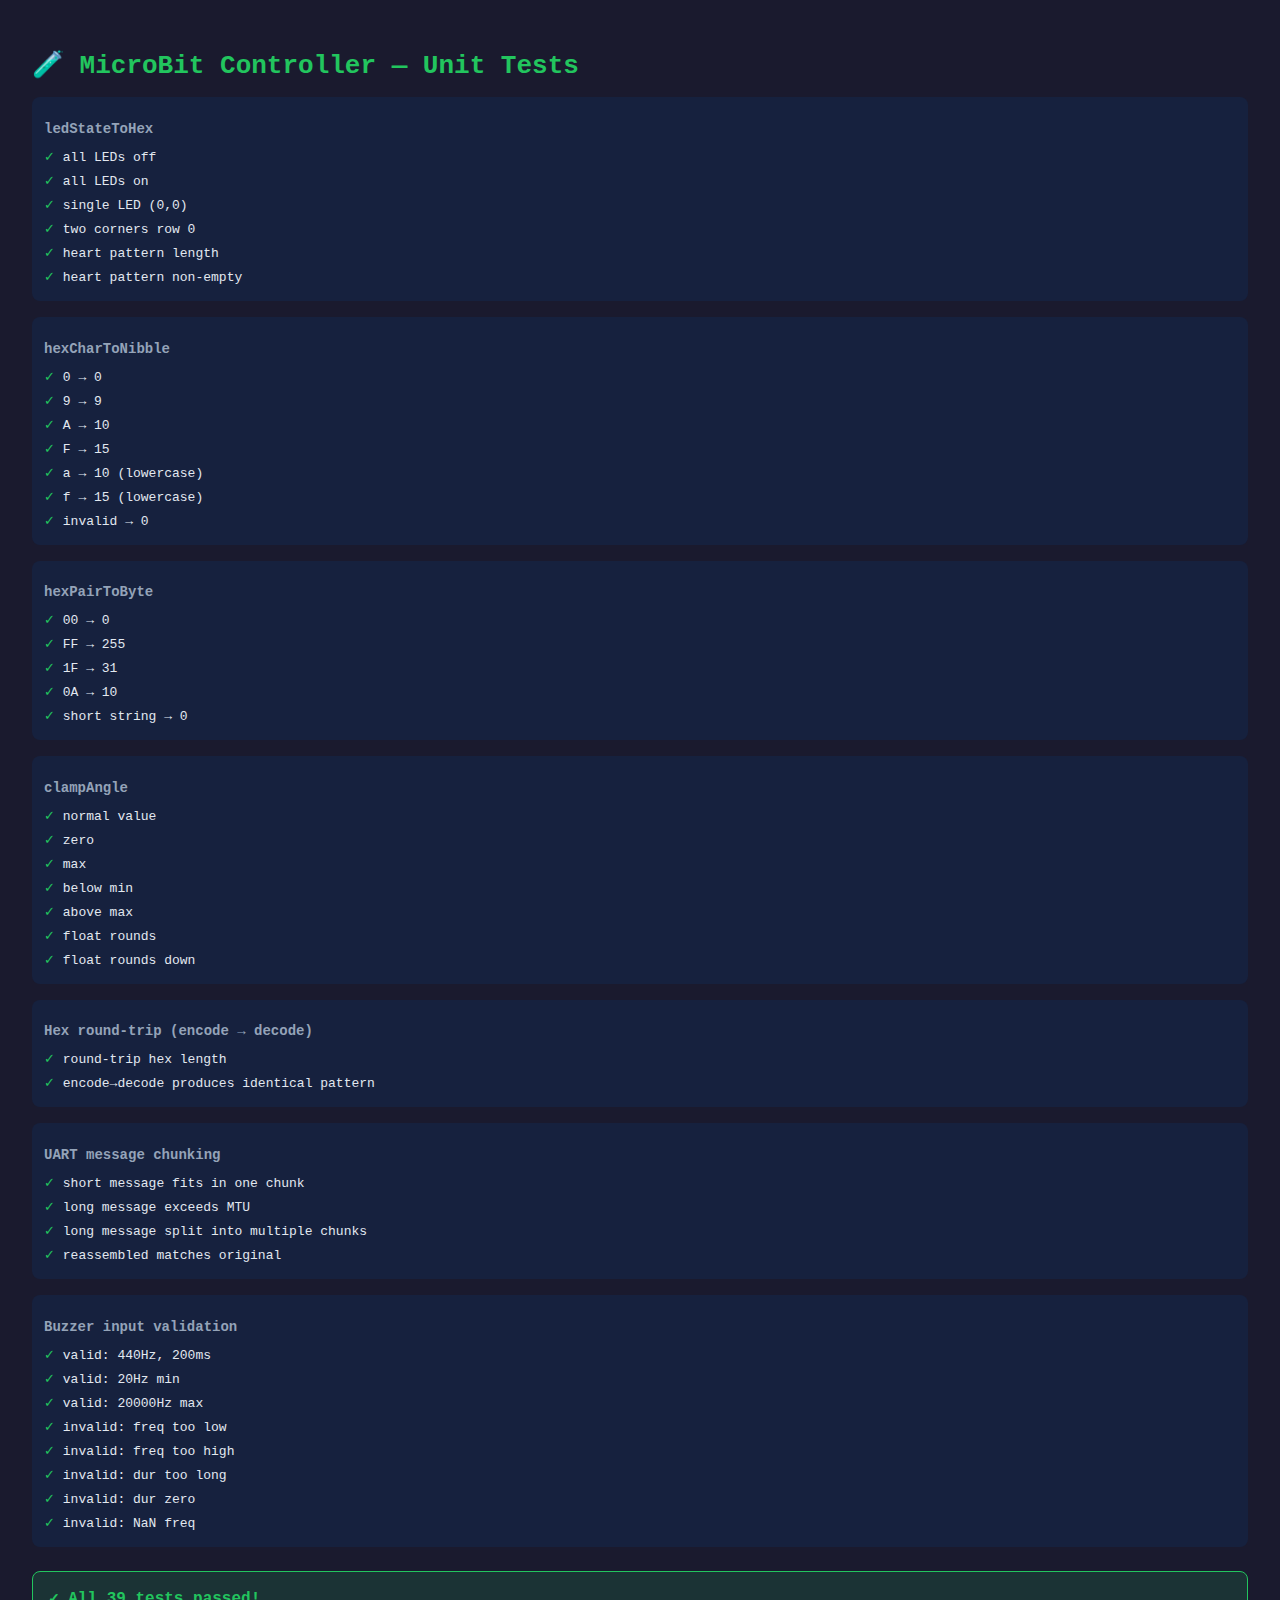
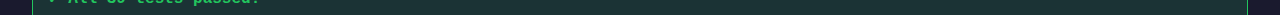
<file: tests.html>
<!DOCTYPE html>
<html lang="en">
<head>
<meta charset="UTF-8">
<title>MicroBit Controller — Unit Tests</title>
<style>
body { font-family: monospace; background: #1a1a2e; color: #e2e8f0; padding: 24px; }
h1 { color: #22c55e; margin-bottom: 16px; }
.pass { color: #22c55e; }
.fail { color: #ef4444; font-weight: bold; }
.test-group { margin: 16px 0; padding: 12px; background: #16213e; border-radius: 8px; }
.test-group h2 { font-size: 14px; margin-bottom: 8px; color: #94a3b8; }
.result { padding: 4px 0; font-size: 13px; }
.summary { margin-top: 24px; padding: 16px; border-radius: 8px; font-size: 16px; font-weight: bold; }
.summary.all-pass { background: rgba(34,197,94,0.15); color: #22c55e; border: 1px solid #22c55e; }
.summary.has-fail { background: rgba(239,68,68,0.15); color: #ef4444; border: 1px solid #ef4444; }
</style>
</head>
<body>
<h1>🧪 MicroBit Controller — Unit Tests</h1>
<div id="output"></div>

<script>
// ── Minimal test runner ──
let passed = 0, failed = 0;
const output = document.getElementById('output');
let currentGroup = null;

function group(name) {
    currentGroup = document.createElement('div');
    currentGroup.className = 'test-group';
    currentGroup.innerHTML = `<h2>${name}</h2>`;
    output.appendChild(currentGroup);
}

function assert(name, condition) {
    const div = document.createElement('div');
    div.className = 'result';
    if (condition) {
        div.innerHTML = `<span class="pass">✓</span> ${name}`;
        passed++;
    } else {
        div.innerHTML = `<span class="fail">✗ FAIL:</span> ${name}`;
        failed++;
    }
    (currentGroup || output).appendChild(div);
}

function assertEqual(name, actual, expected) {
    const ok = actual === expected;
    if (!ok) {
        assert(`${name} — expected "${expected}", got "${actual}"`, false);
    } else {
        assert(name, true);
    }
}

// ══════════════════════════════════════════
// Functions under test (copied from modules)
// ══════════════════════════════════════════

// From controls.js — ledStateToHex
function ledStateToHex(ledState) {
    let hex = "";
    for (let row = 0; row < 5; row++) {
        let value = 0;
        for (let col = 0; col < 5; col++) {
            if (ledState[row][col]) {
                value |= (1 << col);
            }
        }
        hex += value.toString(16).toUpperCase().padStart(2, "0");
    }
    return hex;
}

// From makecode.ts — hexCharToNibble
function hexCharToNibble(ch) {
    const up = ch.toUpperCase();
    const digits = "0123456789ABCDEF";
    const idx = digits.indexOf(up);
    if (idx < 0) return 0;
    return idx;
}

// From makecode.ts — hexPairToByte
function hexPairToByte(s) {
    if (s.length < 2) return 0;
    const hi = hexCharToNibble(s.charAt(0));
    const lo = hexCharToNibble(s.charAt(1));
    return (hi << 4) | lo;
}

// From makecode.ts — clampAngle
function clampAngle(v) {
    if (v < 0) return 0;
    if (v > 180) return 180;
    return Math.round(v);
}

// ══════════════════════════════════════════
// Tests
// ══════════════════════════════════════════

group('ledStateToHex');
{
    // All off → 00 per row
    const allOff = Array.from({length: 5}, () => Array(5).fill(false));
    assertEqual('all LEDs off', ledStateToHex(allOff), '0000000000');

    // All on → 1F per row (bits 0-4 set = 0x1F = 31)
    const allOn = Array.from({length: 5}, () => Array(5).fill(true));
    assertEqual('all LEDs on', ledStateToHex(allOn), '1F1F1F1F1F');

    // Only top-left LED (row 0, col 0) → bit 0 set = 0x01
    const topLeft = Array.from({length: 5}, () => Array(5).fill(false));
    topLeft[0][0] = true;
    assertEqual('single LED (0,0)', ledStateToHex(topLeft), '0100000000');

    // Row 0: col 0 and col 4 on → bits 0+4 = 0x11
    const corners = Array.from({length: 5}, () => Array(5).fill(false));
    corners[0][0] = true;
    corners[0][4] = true;
    assertEqual('two corners row 0', ledStateToHex(corners), '1100000000');

    // Heart preset pattern
    const heart = Array.from({length: 5}, () => Array(5).fill(false));
    [[1,1],[1,3],[2,0],[2,2],[2,4],[3,1],[3,3],[4,2]].forEach(([r,c]) => heart[r][c] = true);
    const heartHex = ledStateToHex(heart);
    assertEqual('heart pattern length', heartHex.length, 10);
    assert('heart pattern non-empty', heartHex !== '0000000000');
}

group('hexCharToNibble');
{
    assertEqual('0 → 0', hexCharToNibble('0'), 0);
    assertEqual('9 → 9', hexCharToNibble('9'), 9);
    assertEqual('A → 10', hexCharToNibble('A'), 10);
    assertEqual('F → 15', hexCharToNibble('F'), 15);
    assertEqual('a → 10 (lowercase)', hexCharToNibble('a'), 10);
    assertEqual('f → 15 (lowercase)', hexCharToNibble('f'), 15);
    assertEqual('invalid → 0', hexCharToNibble('G'), 0);
}

group('hexPairToByte');
{
    assertEqual('00 → 0', hexPairToByte('00'), 0);
    assertEqual('FF → 255', hexPairToByte('FF'), 255);
    assertEqual('1F → 31', hexPairToByte('1F'), 31);
    assertEqual('0A → 10', hexPairToByte('0A'), 10);
    assertEqual('short string → 0', hexPairToByte('F'), 0);
}

group('clampAngle');
{
    assertEqual('normal value', clampAngle(90), 90);
    assertEqual('zero', clampAngle(0), 0);
    assertEqual('max', clampAngle(180), 180);
    assertEqual('below min', clampAngle(-10), 0);
    assertEqual('above max', clampAngle(200), 180);
    assertEqual('float rounds', clampAngle(45.7), 46);
    assertEqual('float rounds down', clampAngle(45.3), 45);
}

group('Hex round-trip (encode → decode)');
{
    // Encode a pattern, then decode it back
    const pattern = Array.from({length: 5}, () => Array(5).fill(false));
    pattern[0][0] = true; pattern[0][2] = true; pattern[0][4] = true;
    pattern[2][1] = true; pattern[2][3] = true;
    pattern[4][2] = true;

    const hex = ledStateToHex(pattern);
    assertEqual('round-trip hex length', hex.length, 10);

    // Decode
    const decoded = Array.from({length: 5}, () => Array(5).fill(false));
    for (let row = 0; row < 5; row++) {
        const val = hexPairToByte(hex.substr(row * 2, 2));
        for (let col = 0; col < 5; col++) {
            decoded[row][col] = (val & (1 << col)) !== 0;
        }
    }

    let match = true;
    for (let r = 0; r < 5; r++) {
        for (let c = 0; c < 5; c++) {
            if (pattern[r][c] !== decoded[r][c]) match = false;
        }
    }
    assert('encode→decode produces identical pattern', match);
}

group('UART message chunking');
{
    const BLE_MTU = 20;
    const shortMsg = 'CMD:HEART';
    const longMsg = 'TEXT:Hello this is a very long message that exceeds MTU';
    const shortBytes = new TextEncoder().encode(shortMsg + '\n');
    const longBytes = new TextEncoder().encode(longMsg + '\n');

    assert('short message fits in one chunk', shortBytes.byteLength <= BLE_MTU);
    assert('long message exceeds MTU', longBytes.byteLength > BLE_MTU);

    // Simulate chunking
    const chunks = [];
    let offset = 0;
    while (offset < longBytes.byteLength) {
        const end = Math.min(offset + BLE_MTU, longBytes.byteLength);
        chunks.push(longBytes.slice(offset, end));
        offset = end;
    }
    assert('long message split into multiple chunks', chunks.length > 1);

    // Reassemble
    const reassembled = new Uint8Array(longBytes.byteLength);
    let pos = 0;
    chunks.forEach(chunk => {
        reassembled.set(new Uint8Array(chunk), pos);
        pos += chunk.byteLength;
    });
    const decoded = new TextDecoder().decode(reassembled);
    assertEqual('reassembled matches original', decoded, longMsg + '\n');
}

group('Buzzer input validation');
{
    function validateBuzz(freq, dur) {
        if (freq < 20 || freq > 20000 || isNaN(freq)) return false;
        if (dur < 1 || dur > 5000 || isNaN(dur)) return false;
        return true;
    }
    assert('valid: 440Hz, 200ms', validateBuzz(440, 200));
    assert('valid: 20Hz min', validateBuzz(20, 100));
    assert('valid: 20000Hz max', validateBuzz(20000, 100));
    assert('invalid: freq too low', !validateBuzz(10, 200));
    assert('invalid: freq too high', !validateBuzz(25000, 200));
    assert('invalid: dur too long', !validateBuzz(440, 6000));
    assert('invalid: dur zero', !validateBuzz(440, 0));
    assert('invalid: NaN freq', !validateBuzz(NaN, 200));
}

// ── Summary ──
const summary = document.createElement('div');
const total = passed + failed;
summary.className = 'summary ' + (failed === 0 ? 'all-pass' : 'has-fail');
summary.textContent = failed === 0
    ? `✓ All ${total} tests passed!`
    : `${passed}/${total} passed, ${failed} failed`;
output.appendChild(summary);
</script>
</body>
</html>
</file>
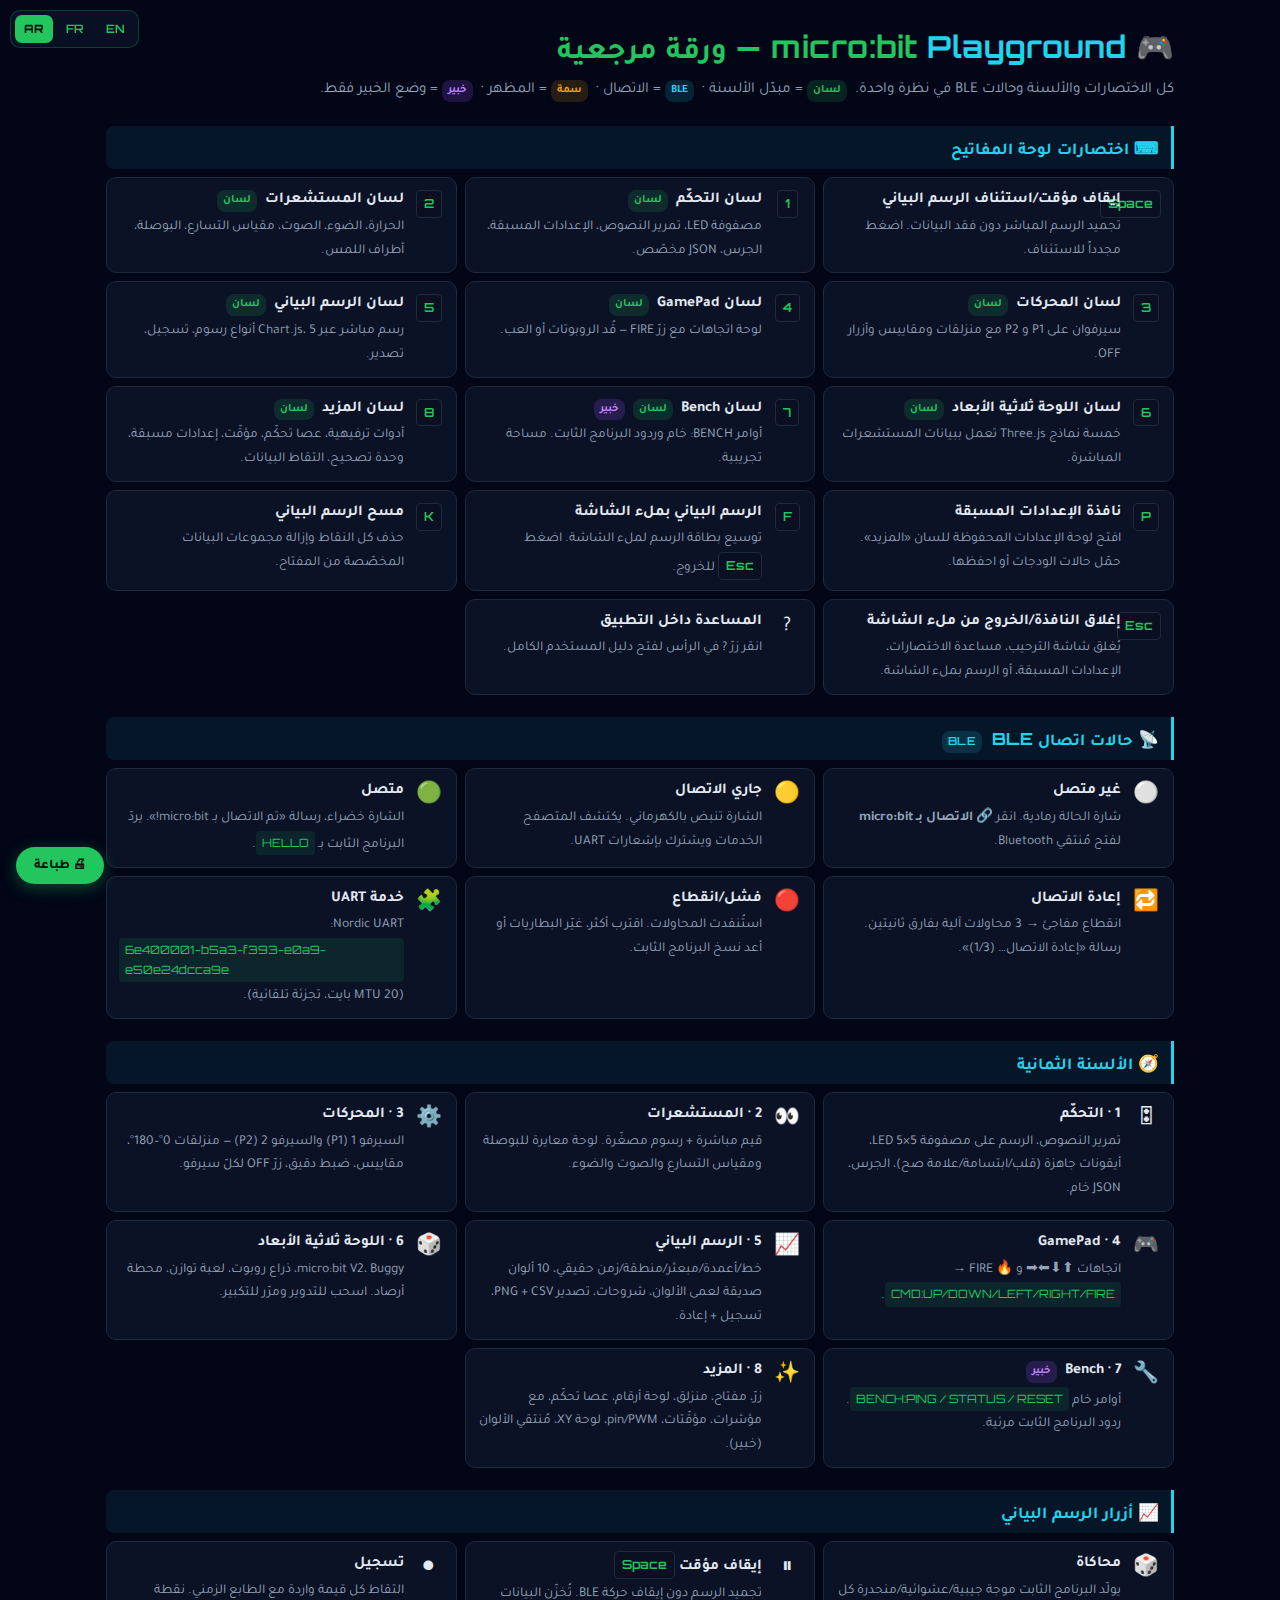
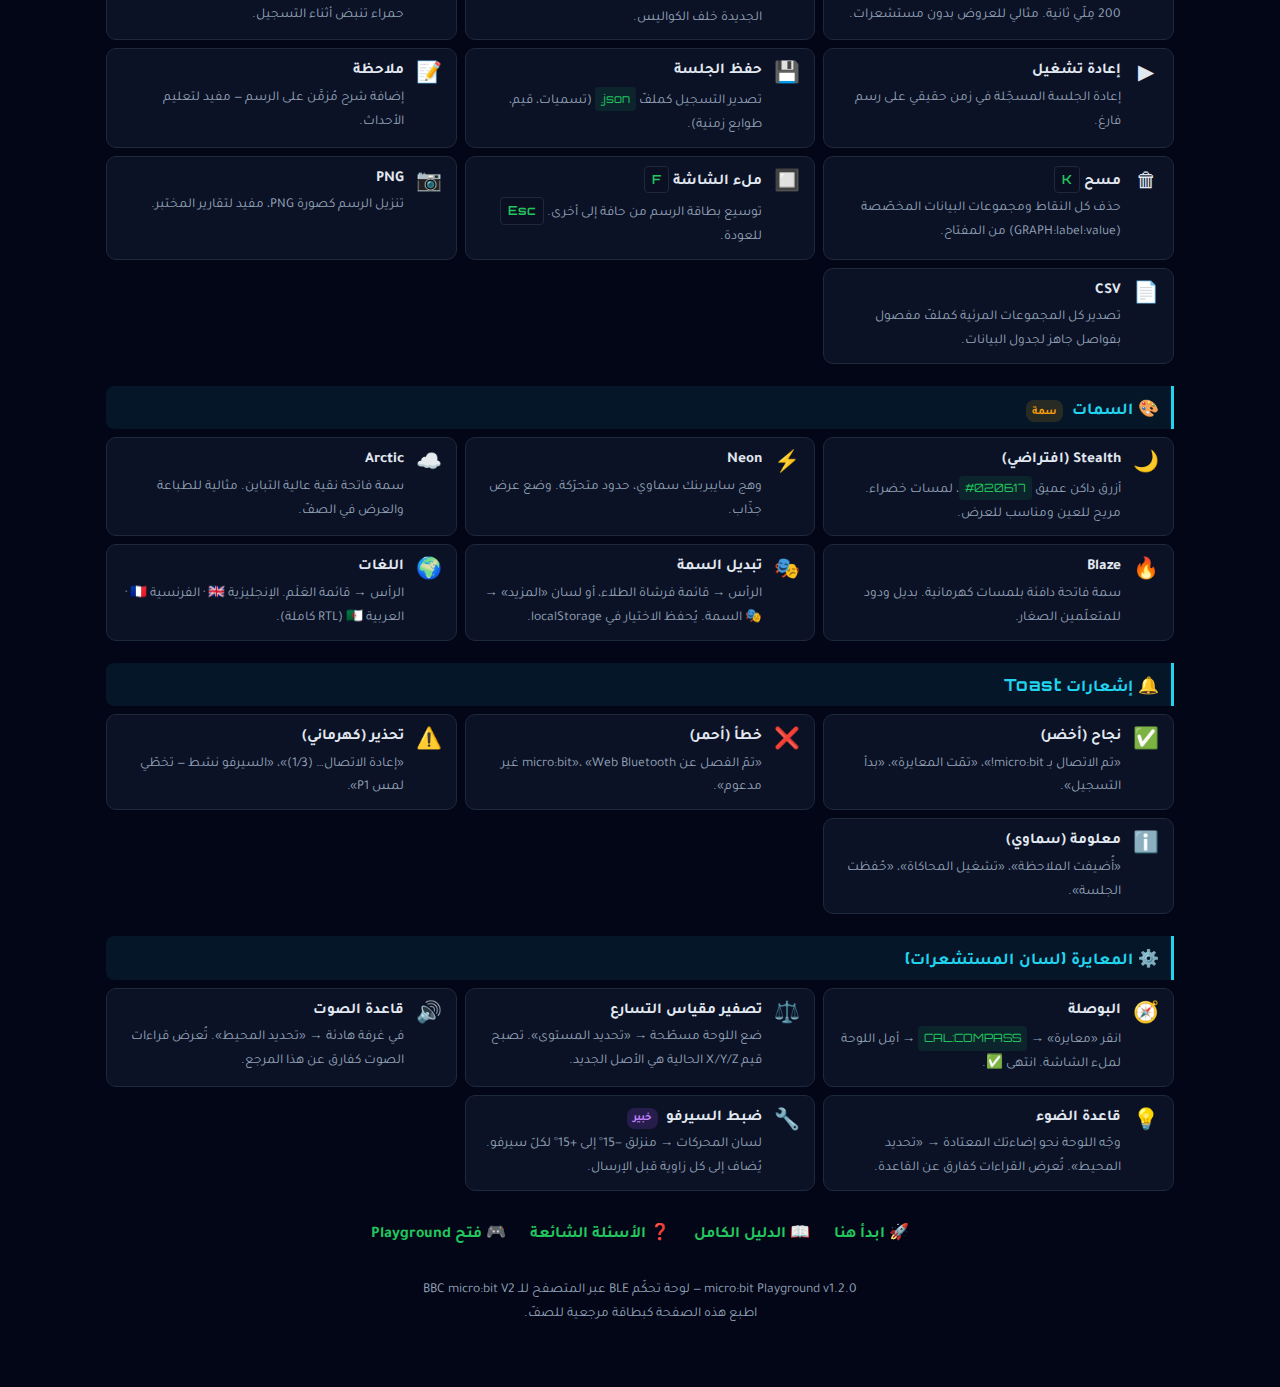
<file: docs/cheatsheet-ar.html>
<!doctype html>
<html lang="ar" dir="rtl">
<head>
  <meta charset="utf-8" />
  <meta name="viewport" content="width=device-width, initial-scale=1" />
  <title>micro:bit Playground — ورقة مرجعية</title>
  <link rel="preconnect" href="https://fonts.googleapis.com">
  <link rel="preconnect" href="https://fonts.gstatic.com" crossorigin>
  <link href="https://fonts.googleapis.com/css2?family=Orbitron:wght@500;700&family=Tajawal:wght@400;500;700;900&display=swap" rel="stylesheet">
  <style>
    :root {
      --bg: #020617; --card: #0b1226; --border: #1e293b;
      --accent: #22c55e; --accent2: #22d3ee; --accent3: #f59e0b;
      --text: #e2e8f0; --muted: #94a3b8;
    }
    * { margin: 0; padding: 0; box-sizing: border-box; }
    body { font-family: 'Tajawal', 'Segoe UI', Tahoma, sans-serif; background: var(--bg); color: var(--text); line-height: 1.75; }
    .sheet { max-width: 1100px; margin: 0 auto; padding: 20px 16px 60px; }
    h1 { font-family: 'Orbitron', 'Tajawal', sans-serif; font-size: 1.9rem; color: var(--accent); margin-bottom: 4px; letter-spacing: .5px; }
    h1 span { color: var(--accent2); }
    .subtitle { color: var(--muted); margin-bottom: 20px; font-size: .95rem; }
    h2 { font-family: 'Orbitron', 'Tajawal', sans-serif; font-size: 1.05rem; color: var(--accent2); margin: 22px 0 8px; padding: 7px 12px; background: rgba(34,211,238,.08); border-right: 3px solid var(--accent2); border-radius: 8px 0 0 8px; letter-spacing: .5px; }
    .grid { display: grid; grid-template-columns: repeat(auto-fill, minmax(320px, 1fr)); gap: 8px; }
    .item { display: flex; gap: 10px; padding: 9px 12px; background: var(--card); border: 1px solid var(--border); border-radius: 10px; font-size: .95rem; transition: border-color .15s; }
    .item:hover { border-color: var(--accent); }
    .item-icon { font-size: 1.3rem; flex-shrink: 0; width: 30px; text-align: center; }
    .item-body { flex: 1; min-width: 0; }
    .item-name { font-weight: 700; color: var(--text); }
    .item-desc { color: var(--muted); font-size: .85rem; margin-top: 2px; }
    kbd { background: #0a1022; border: 1px solid var(--border); border-radius: 4px; padding: 2px 7px; font-size: .78rem; font-family: 'Orbitron', ui-monospace, monospace; color: var(--accent); font-weight: 600; direction: ltr; display: inline-block; }
    code { direction: ltr; display: inline-block; background: rgba(34,197,94,.1); color: var(--accent); padding: 2px 6px; border-radius: 4px; font-family: 'Orbitron', ui-monospace, monospace; font-size: .85em; }
    .tag { display: inline-block; font-size: .7rem; padding: 1px 6px; border-radius: 8px; margin-right: 4px; font-weight: 600; }
    .tag-tab { background: rgba(34,197,94,.15); color: var(--accent); }
    .tag-expert { background: rgba(168,85,247,.18); color: #c084fc; }
    .tag-ble { background: rgba(34,211,238,.15); color: var(--accent2); }
    .tag-theme { background: rgba(245,158,11,.15); color: var(--accent3); }
    .links { text-align: center; margin-top: 30px; }
    .links a { color: var(--accent); margin: 0 10px; text-decoration: none; font-weight: 600; }
    .links a:hover { text-decoration: underline; color: var(--accent2); }
    .print-btn { position: fixed; bottom: 16px; left: 16px; background: var(--accent); color: #05140a; border: none; padding: 9px 18px; border-radius: 22px; font-weight: 800; cursor: pointer; z-index: 99; font-family: inherit; box-shadow: 0 4px 16px rgba(34,197,94,.35); }
    .print-btn:hover { background: var(--accent2); color: #03141a; }
    @media print {
      .print-btn, .lang-switch { display: none; }
      body { background: #fff; color: #000; }
      .item { border-color: #ccc; background: #f9f9f9; }
      .item-desc { color: #555; }
      h1, h2 { color: #222; background: #f0f0f0; }
      kbd { border-color: #ccc; color: #222; background: #fff; }
    }
    @media (max-width: 700px) { .grid { grid-template-columns: 1fr; } }
  </style>
</head>
<body>
<nav class="lang-switch" aria-label="اللغة" style="position:fixed;top:10px;left:10px;z-index:100;display:flex;gap:4px;font-family:'Orbitron',sans-serif;font-size:.72rem;background:rgba(11,18,38,.9);padding:4px;border-radius:10px;border:1px solid rgba(34,197,94,.25)">
  <a href="cheatsheet.html" style="padding:4px 9px;border-radius:7px;color:#22c55e;text-decoration:none;font-weight:600">EN</a>
  <a href="cheatsheet-fr.html" style="padding:4px 9px;border-radius:7px;color:#22c55e;text-decoration:none;font-weight:600">FR</a>
  <a href="cheatsheet-ar.html" style="padding:4px 9px;border-radius:7px;background:#22c55e;color:#05140a;text-decoration:none;font-weight:800">AR</a>
</nav>
<div class="sheet">

<h1>🎮 micro:bit <span>Playground</span> — ورقة مرجعية</h1>
<p class="subtitle">كل الاختصارات والألسنة وحالات BLE في نظرة واحدة.
  <span class="tag tag-tab">لسان</span> = مبدّل الألسنة ·
  <span class="tag tag-ble">BLE</span> = الاتصال ·
  <span class="tag tag-theme">سمة</span> = المظهر ·
  <span class="tag tag-expert">خبير</span> = وضع الخبير فقط.
</p>

<h2>⌨ اختصارات لوحة المفاتيح</h2>
<div class="grid">
  <div class="item"><div class="item-icon"><kbd>Space</kbd></div><div class="item-body"><div class="item-name">إيقاف مؤقت/استئناف الرسم البياني</div><div class="item-desc">تجميد الرسم المباشر دون فقد البيانات. اضغط مجدداً للاستئناف.</div></div></div>
  <div class="item"><div class="item-icon"><kbd>1</kbd></div><div class="item-body"><div class="item-name">لسان التحكّم <span class="tag tag-tab">لسان</span></div><div class="item-desc">مصفوفة LED، تمرير النصوص، الإعدادات المسبقة، الجرس، JSON مخصّص.</div></div></div>
  <div class="item"><div class="item-icon"><kbd>2</kbd></div><div class="item-body"><div class="item-name">لسان المستشعرات <span class="tag tag-tab">لسان</span></div><div class="item-desc">الحرارة، الضوء، الصوت، مقياس التسارع، البوصلة، أطراف اللمس.</div></div></div>
  <div class="item"><div class="item-icon"><kbd>3</kbd></div><div class="item-body"><div class="item-name">لسان المحركات <span class="tag tag-tab">لسان</span></div><div class="item-desc">سيرفوان على P1 و P2 مع منزلقات ومقاييس وأزرار OFF.</div></div></div>
  <div class="item"><div class="item-icon"><kbd>4</kbd></div><div class="item-body"><div class="item-name">لسان GamePad <span class="tag tag-tab">لسان</span></div><div class="item-desc">لوحة اتجاهات مع زرّ FIRE — قُد الروبوتات أو العب.</div></div></div>
  <div class="item"><div class="item-icon"><kbd>5</kbd></div><div class="item-body"><div class="item-name">لسان الرسم البياني <span class="tag tag-tab">لسان</span></div><div class="item-desc">رسم مباشر عبر Chart.js، 5 أنواع رسوم، تسجيل، تصدير.</div></div></div>
  <div class="item"><div class="item-icon"><kbd>6</kbd></div><div class="item-body"><div class="item-name">لسان اللوحة ثلاثية الأبعاد <span class="tag tag-tab">لسان</span></div><div class="item-desc">خمسة نماذج Three.js تعمل ببيانات المستشعرات المباشرة.</div></div></div>
  <div class="item"><div class="item-icon"><kbd>7</kbd></div><div class="item-body"><div class="item-name">لسان Bench <span class="tag tag-tab">لسان</span> <span class="tag tag-expert">خبير</span></div><div class="item-desc">أوامر BENCH: خام وردود البرنامج الثابت. مساحة تجريبية.</div></div></div>
  <div class="item"><div class="item-icon"><kbd>8</kbd></div><div class="item-body"><div class="item-name">لسان المزيد <span class="tag tag-tab">لسان</span></div><div class="item-desc">أدوات ترفيهية، عصا تحكّم، مؤقّت، إعدادات مسبقة، وحدة تصحيح، التقاط البيانات.</div></div></div>
  <div class="item"><div class="item-icon"><kbd>P</kbd></div><div class="item-body"><div class="item-name">نافذة الإعدادات المسبقة</div><div class="item-desc">افتح لوحة الإعدادات المحفوظة للسان «المزيد». حمّل حالات الودجات أو احفظها.</div></div></div>
  <div class="item"><div class="item-icon"><kbd>F</kbd></div><div class="item-body"><div class="item-name">الرسم البياني بملء الشاشة</div><div class="item-desc">توسيع بطاقة الرسم لملء الشاشة. اضغط <kbd>Esc</kbd> للخروج.</div></div></div>
  <div class="item"><div class="item-icon"><kbd>K</kbd></div><div class="item-body"><div class="item-name">مسح الرسم البياني</div><div class="item-desc">حذف كل النقاط وإزالة مجموعات البيانات المخصّصة من المفتاح.</div></div></div>
  <div class="item"><div class="item-icon"><kbd>Esc</kbd></div><div class="item-body"><div class="item-name">إغلاق النافذة/الخروج من ملء الشاشة</div><div class="item-desc">يُغلق شاشة الترحيب، مساعدة الاختصارات، الإعدادات المسبقة، أو الرسم بملء الشاشة.</div></div></div>
  <div class="item"><div class="item-icon">?</div><div class="item-body"><div class="item-name">المساعدة داخل التطبيق</div><div class="item-desc">انقر زرّ ? في الرأس لفتح دليل المستخدم الكامل.</div></div></div>
</div>

<h2>📡 حالات اتصال BLE <span class="tag tag-ble">BLE</span></h2>
<div class="grid">
  <div class="item"><div class="item-icon">⚪</div><div class="item-body"><div class="item-name">غير متصل</div><div class="item-desc">شارة الحالة رمادية. انقر <strong>🔗 الاتصال بـ micro:bit</strong> لفتح مُنتقي Bluetooth.</div></div></div>
  <div class="item"><div class="item-icon">🟡</div><div class="item-body"><div class="item-name">جاري الاتصال</div><div class="item-desc">الشارة تنبض بالكهرماني. يكتشف المتصفح الخدمات ويشترك بإشعارات UART.</div></div></div>
  <div class="item"><div class="item-icon">🟢</div><div class="item-body"><div class="item-name">متصل</div><div class="item-desc">الشارة خضراء، رسالة «تم الاتصال بـ micro:bit!». يردّ البرنامج الثابت بـ <code>HELLO</code>.</div></div></div>
  <div class="item"><div class="item-icon">🔁</div><div class="item-body"><div class="item-name">إعادة الاتصال</div><div class="item-desc">انقطاع مفاجئ → 3 محاولات آلية بفارق ثانيتين. رسالة «إعادة الاتصال… (1/3)».</div></div></div>
  <div class="item"><div class="item-icon">🔴</div><div class="item-body"><div class="item-name">فشل/انقطاع</div><div class="item-desc">استُنفدت المحاولات. اقترب أكثر، غيّر البطاريات أو أعد نسخ البرنامج الثابت.</div></div></div>
  <div class="item"><div class="item-icon">🧩</div><div class="item-body"><div class="item-name">خدمة UART</div><div class="item-desc">Nordic UART: <code>6e400001-b5a3-f393-e0a9-e50e24dcca9e</code> (MTU 20 بايت، تجزئة تلقائية).</div></div></div>
</div>

<h2>🧭 الألسنة الثمانية</h2>
<div class="grid">
  <div class="item"><div class="item-icon">🎛</div><div class="item-body"><div class="item-name">1 · التحكّم</div><div class="item-desc">تمرير النصوص، الرسم على مصفوفة LED 5×5، أيقونات جاهزة (قلب/ابتسامة/علامة صح)، الجرس، JSON خام.</div></div></div>
  <div class="item"><div class="item-icon">👀</div><div class="item-body"><div class="item-name">2 · المستشعرات</div><div class="item-desc">قيم مباشرة + رسوم مصغّرة. لوحة معايرة للبوصلة ومقياس التسارع والصوت والضوء.</div></div></div>
  <div class="item"><div class="item-icon">⚙️</div><div class="item-body"><div class="item-name">3 · المحركات</div><div class="item-desc">السيرفو 1 (P1) والسيرفو 2 (P2) — منزلقات 0°–180°، مقاييس، ضبط دقيق، زرّ OFF لكلّ سيرفو.</div></div></div>
  <div class="item"><div class="item-icon">🎮</div><div class="item-body"><div class="item-name">4 · GamePad</div><div class="item-desc">اتجاهات ⬆⬇⬅➡ و 🔥 FIRE → <code>CMD:UP/DOWN/LEFT/RIGHT/FIRE</code>.</div></div></div>
  <div class="item"><div class="item-icon">📈</div><div class="item-body"><div class="item-name">5 · الرسم البياني</div><div class="item-desc">خط/أعمدة/مبعثر/منطقة/زمن حقيقي، 10 ألوان صديقة لعمى الألوان، شروحات، تصدير PNG + CSV، تسجيل + إعادة.</div></div></div>
  <div class="item"><div class="item-icon">🎲</div><div class="item-body"><div class="item-name">6 · اللوحة ثلاثية الأبعاد</div><div class="item-desc">micro:bit V2، Buggy، ذراع روبوت، لعبة توازن، محطة أرصاد. اسحب للتدوير ومرّر للتكبير.</div></div></div>
  <div class="item"><div class="item-icon">🔧</div><div class="item-body"><div class="item-name">7 · Bench <span class="tag tag-expert">خبير</span></div><div class="item-desc">أوامر خام <code>BENCH:PING / STATUS / RESET</code>. ردود البرنامج الثابت مرئية.</div></div></div>
  <div class="item"><div class="item-icon">✨</div><div class="item-body"><div class="item-name">8 · المزيد</div><div class="item-desc">زرّ، مفتاح، منزلق، لوحة أرقام، عصا تحكّم، مع مؤشرات، مؤقّتات، pin/PWM، لوحة XY، مُنتقي الألوان (خبير).</div></div></div>
</div>

<h2>📈 أزرار الرسم البياني</h2>
<div class="grid">
  <div class="item"><div class="item-icon">🎲</div><div class="item-body"><div class="item-name">محاكاة</div><div class="item-desc">يولّد البرنامج الثابت موجة جيبية/عشوائية/منحدرة كل 200 مِلّي ثانية. مثالي للعروض بدون مستشعرات.</div></div></div>
  <div class="item"><div class="item-icon">⏸</div><div class="item-body"><div class="item-name">إيقاف مؤقت <kbd>Space</kbd></div><div class="item-desc">تجميد الرسم دون إيقاف حركة BLE. تُخزّن البيانات الجديدة خلف الكواليس.</div></div></div>
  <div class="item"><div class="item-icon">⏺</div><div class="item-body"><div class="item-name">تسجيل</div><div class="item-desc">التقاط كل قيمة واردة مع الطابع الزمني. نقطة حمراء تنبض أثناء التسجيل.</div></div></div>
  <div class="item"><div class="item-icon">▶</div><div class="item-body"><div class="item-name">إعادة تشغيل</div><div class="item-desc">إعادة الجلسة المسجّلة في زمن حقيقي على رسم فارغ.</div></div></div>
  <div class="item"><div class="item-icon">💾</div><div class="item-body"><div class="item-name">حفظ الجلسة</div><div class="item-desc">تصدير التسجيل كملفّ <code>.json</code> (تسميات، قيم، طوابع زمنية).</div></div></div>
  <div class="item"><div class="item-icon">📝</div><div class="item-body"><div class="item-name">ملاحظة</div><div class="item-desc">إضافة شرح مُزمَّن على الرسم — مفيد لتعليم الأحداث.</div></div></div>
  <div class="item"><div class="item-icon">🗑</div><div class="item-body"><div class="item-name">مسح <kbd>K</kbd></div><div class="item-desc">حذف كل النقاط ومجموعات البيانات المخصّصة (GRAPH:label:value) من المفتاح.</div></div></div>
  <div class="item"><div class="item-icon">🔲</div><div class="item-body"><div class="item-name">ملء الشاشة <kbd>F</kbd></div><div class="item-desc">توسيع بطاقة الرسم من حافة إلى أخرى. <kbd>Esc</kbd> للعودة.</div></div></div>
  <div class="item"><div class="item-icon">📷</div><div class="item-body"><div class="item-name">PNG</div><div class="item-desc">تنزيل الرسم كصورة PNG، مفيد لتقارير المختبر.</div></div></div>
  <div class="item"><div class="item-icon">📄</div><div class="item-body"><div class="item-name">CSV</div><div class="item-desc">تصدير كل المجموعات المرئية كملفّ مفصول بفواصل جاهز لجدول البيانات.</div></div></div>
</div>

<h2>🎨 السمات <span class="tag tag-theme">سمة</span></h2>
<div class="grid">
  <div class="item"><div class="item-icon">🌙</div><div class="item-body"><div class="item-name">Stealth (افتراضي)</div><div class="item-desc">أزرق داكن عميق <code>#020617</code>، لمسات خضراء. مريح للعين ومناسب للعرض.</div></div></div>
  <div class="item"><div class="item-icon">⚡</div><div class="item-body"><div class="item-name">Neon</div><div class="item-desc">وهج سايبربنك سماوي، حدود متحرّكة. وضع عرض جذّاب.</div></div></div>
  <div class="item"><div class="item-icon">☁️</div><div class="item-body"><div class="item-name">Arctic</div><div class="item-desc">سمة فاتحة نقية عالية التباين. مثالية للطباعة والعرض في الصفّ.</div></div></div>
  <div class="item"><div class="item-icon">🔥</div><div class="item-body"><div class="item-name">Blaze</div><div class="item-desc">سمة فاتحة دافئة بلمسات كهرمانية. بديل ودود للمتعلّمين الصغار.</div></div></div>
  <div class="item"><div class="item-icon">🎭</div><div class="item-body"><div class="item-name">تبديل السمة</div><div class="item-desc">الرأس → قائمة فرشاة الطلاء، أو لسان «المزيد» → 🎭 السمة. يُحفظ الاختيار في localStorage.</div></div></div>
  <div class="item"><div class="item-icon">🌍</div><div class="item-body"><div class="item-name">اللغات</div><div class="item-desc">الرأس → قائمة العَلَم. الإنجليزية 🇬🇧 · الفرنسية 🇫🇷 · العربية 🇩🇿 (RTL كاملة).</div></div></div>
</div>

<h2>🔔 إشعارات Toast</h2>
<div class="grid">
  <div class="item"><div class="item-icon">✅</div><div class="item-body"><div class="item-name">نجاح (أخضر)</div><div class="item-desc">«تم الاتصال بـ micro:bit!»، «تمّت المعايرة»، «بدأ التسجيل».</div></div></div>
  <div class="item"><div class="item-icon">❌</div><div class="item-body"><div class="item-name">خطأ (أحمر)</div><div class="item-desc">«تمّ الفصل عن micro:bit»، «Web Bluetooth غير مدعوم».</div></div></div>
  <div class="item"><div class="item-icon">⚠️</div><div class="item-body"><div class="item-name">تحذير (كهرماني)</div><div class="item-desc">«إعادة الاتصال… (1/3)»، «السيرفو نشط — تخطّي لمس P1».</div></div></div>
  <div class="item"><div class="item-icon">ℹ️</div><div class="item-body"><div class="item-name">معلومة (سماوي)</div><div class="item-desc">«أُضيفت الملاحظة»، «تشغيل المحاكاة»، «حُفظت الجلسة».</div></div></div>
</div>

<h2>⚙️ المعايرة (لسان المستشعرات)</h2>
<div class="grid">
  <div class="item"><div class="item-icon">🧭</div><div class="item-body"><div class="item-name">البوصلة</div><div class="item-desc">انقر «معايرة» → <code>CAL:COMPASS</code> → أمِل اللوحة لملء الشاشة. انتهى ✅.</div></div></div>
  <div class="item"><div class="item-icon">⚖️</div><div class="item-body"><div class="item-name">تصفير مقياس التسارع</div><div class="item-desc">ضع اللوحة مسطّحة → «تحديد المستوى». تصبح قيم X/Y/Z الحالية هي الأصل الجديد.</div></div></div>
  <div class="item"><div class="item-icon">🔊</div><div class="item-body"><div class="item-name">قاعدة الصوت</div><div class="item-desc">في غرفة هادئة → «تحديد المحيط». تُعرض قراءات الصوت كفارق عن هذا المرجع.</div></div></div>
  <div class="item"><div class="item-icon">💡</div><div class="item-body"><div class="item-name">قاعدة الضوء</div><div class="item-desc">وجّه اللوحة نحو إضاءتك المعتادة → «تحديد المحيط». تُعرض القراءات كفارق عن القاعدة.</div></div></div>
  <div class="item"><div class="item-icon">🔧</div><div class="item-body"><div class="item-name">ضبط السيرفو <span class="tag tag-expert">خبير</span></div><div class="item-desc">لسان المحركات → منزلق −15° إلى +15° لكلّ سيرفو. يُضاف إلى كل زاوية قبل الإرسال.</div></div></div>
</div>

<div class="links">
  <a href="start-ar.html">🚀 ابدأ هنا</a>
  <a href="guide.html">📖 الدليل الكامل</a>
  <a href="faq-ar.html">❓ الأسئلة الشائعة</a>
  <a href="../index.html">🎮 فتح Playground</a>
</div>

<p style="text-align:center;margin-top:30px;color:var(--muted);font-size:.85rem">
  micro:bit Playground v1.2.0 — لوحة تحكّم BLE عبر المتصفح للـ BBC micro:bit V2<br>
  اطبع هذه الصفحة كبطاقة مرجعية للصفّ.
</p>

</div>
<button class="print-btn" onclick="window.print()">🖨 طباعة</button>
</body>
</html>
</file>
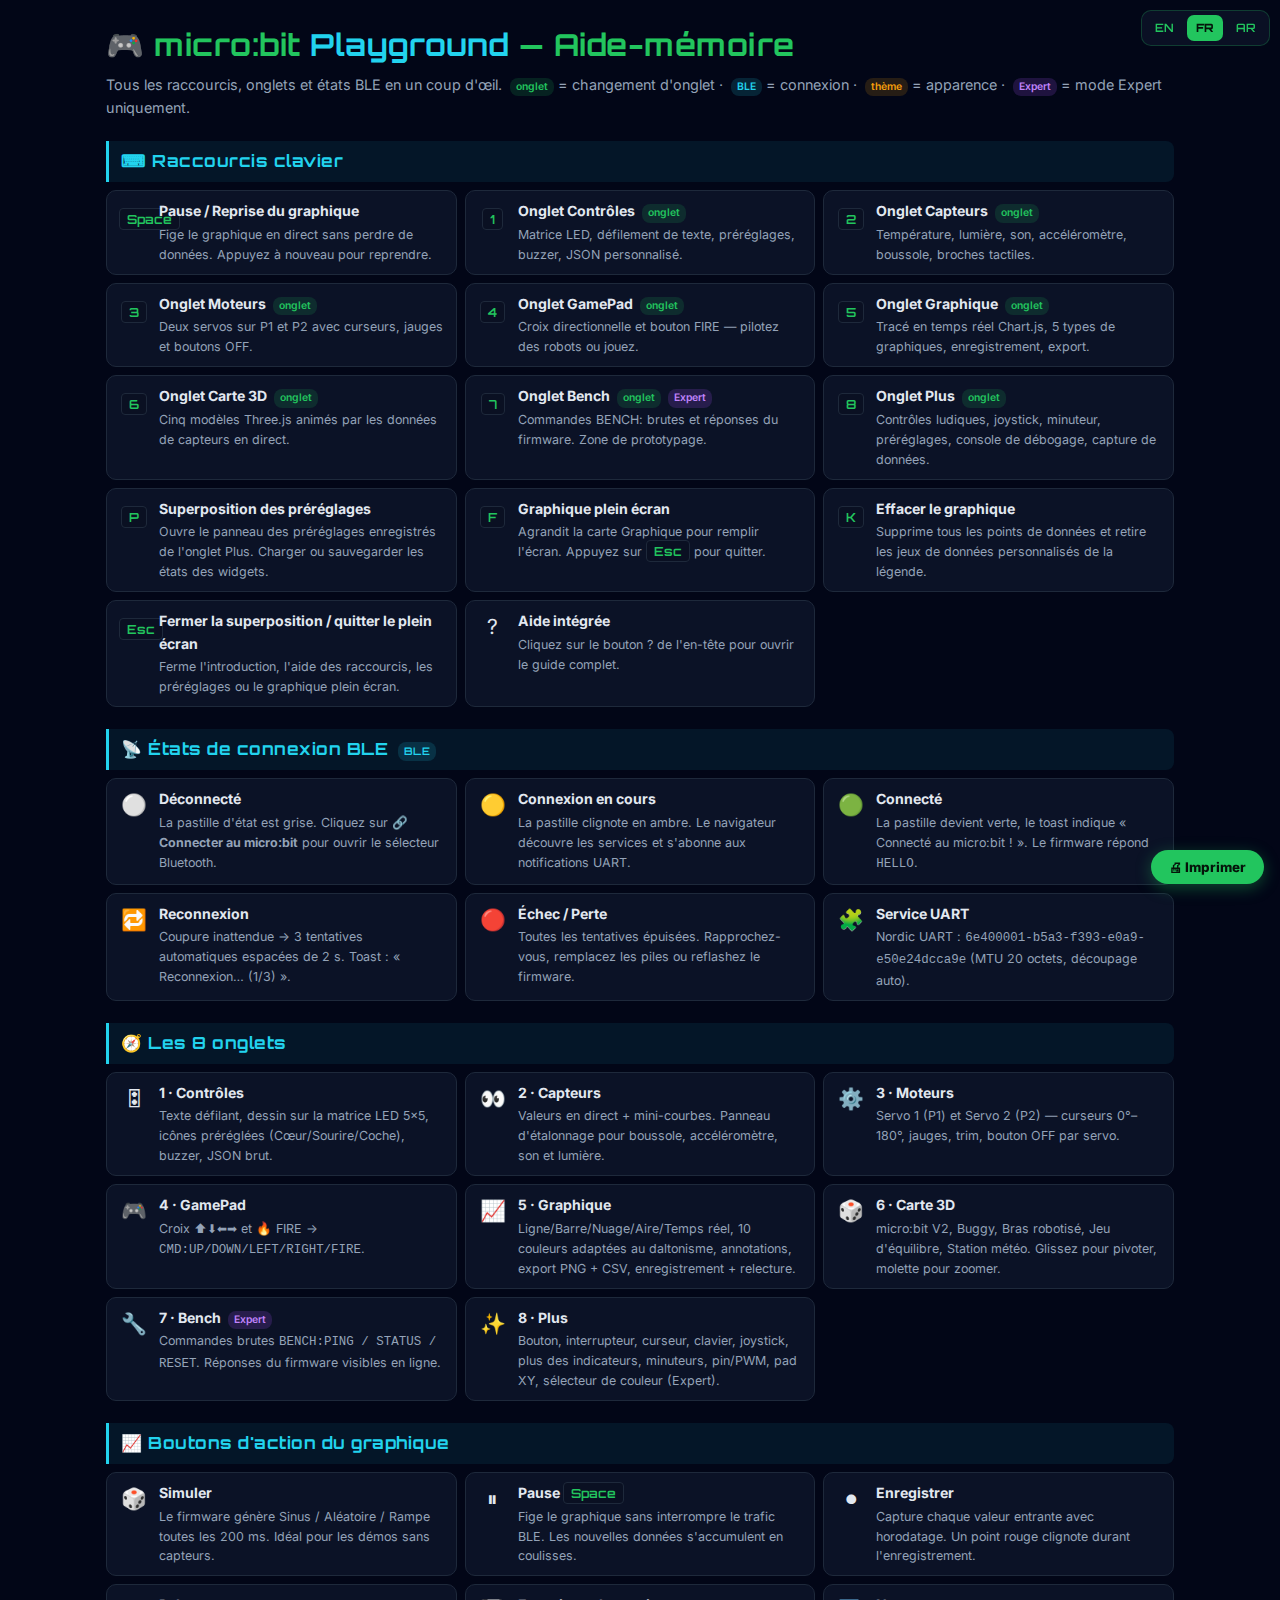
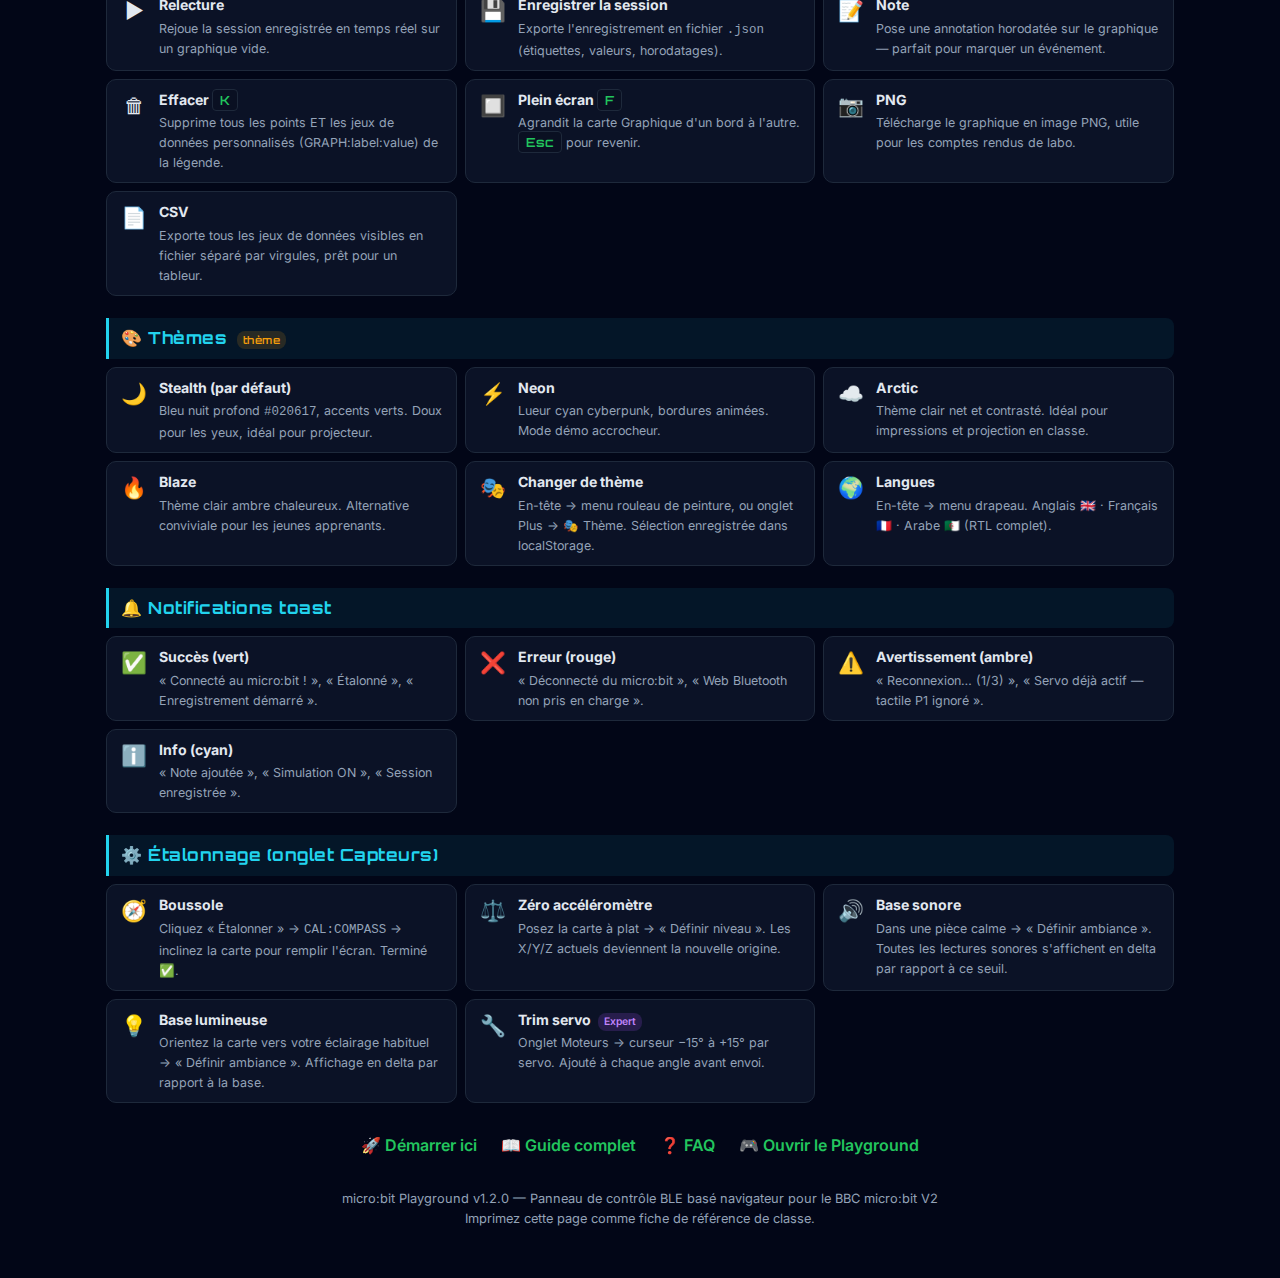
<file: docs/cheatsheet-fr.html>
<!doctype html>
<html lang="fr">
<head>
  <meta charset="utf-8" />
  <meta name="viewport" content="width=device-width, initial-scale=1" />
  <title>micro:bit Playground — Aide-mémoire</title>
  <link rel="preconnect" href="https://fonts.googleapis.com">
  <link rel="preconnect" href="https://fonts.gstatic.com" crossorigin>
  <link href="https://fonts.googleapis.com/css2?family=Orbitron:wght@500;700&family=Inter:wght@400;600;700&display=swap" rel="stylesheet">
  <style>
    :root {
      --bg: #020617; --card: #0b1226; --border: #1e293b;
      --accent: #22c55e; --accent2: #22d3ee; --accent3: #f59e0b;
      --text: #e2e8f0; --muted: #94a3b8;
    }
    * { margin: 0; padding: 0; box-sizing: border-box; }
    body { font-family: 'Inter', 'Segoe UI', Tahoma, sans-serif; background: var(--bg); color: var(--text); line-height: 1.6; }
    .sheet { max-width: 1100px; margin: 0 auto; padding: 20px 16px 60px; }
    h1 { font-family: 'Orbitron', sans-serif; font-size: 1.9rem; color: var(--accent); margin-bottom: 4px; letter-spacing: .5px; }
    h1 span { color: var(--accent2); }
    .subtitle { color: var(--muted); margin-bottom: 20px; font-size: .9rem; }
    h2 { font-family: 'Orbitron', sans-serif; font-size: 1.05rem; color: var(--accent2); margin: 22px 0 8px; padding: 7px 12px; background: rgba(34,211,238,.08); border-left: 3px solid var(--accent2); border-radius: 0 8px 8px 0; letter-spacing: .5px; }
    .grid { display: grid; grid-template-columns: repeat(auto-fill, minmax(320px, 1fr)); gap: 8px; }
    .item { display: flex; gap: 10px; padding: 9px 12px; background: var(--card); border: 1px solid var(--border); border-radius: 10px; font-size: .88rem; transition: border-color .15s; }
    .item:hover { border-color: var(--accent); }
    .item-icon { font-size: 1.3rem; flex-shrink: 0; width: 30px; text-align: center; }
    .item-body { flex: 1; min-width: 0; }
    .item-name { font-weight: 700; color: var(--text); }
    .item-desc { color: var(--muted); font-size: .78rem; margin-top: 2px; }
    kbd { background: #0a1022; border: 1px solid var(--border); border-radius: 4px; padding: 2px 7px; font-size: .78rem; font-family: 'Orbitron', ui-monospace, monospace; color: var(--accent); font-weight: 600; }
    .tag { display: inline-block; font-size: .65rem; padding: 1px 6px; border-radius: 8px; margin-left: 4px; font-weight: 600; }
    .tag-tab { background: rgba(34,197,94,.15); color: var(--accent); }
    .tag-expert { background: rgba(168,85,247,.18); color: #c084fc; }
    .tag-ble { background: rgba(34,211,238,.15); color: var(--accent2); }
    .tag-theme { background: rgba(245,158,11,.15); color: var(--accent3); }
    .links { text-align: center; margin-top: 30px; }
    .links a { color: var(--accent); margin: 0 10px; text-decoration: none; font-weight: 600; }
    .links a:hover { text-decoration: underline; color: var(--accent2); }
    .print-btn { position: fixed; bottom: 16px; right: 16px; background: var(--accent); color: #05140a; border: none; padding: 9px 18px; border-radius: 22px; font-weight: 800; cursor: pointer; z-index: 99; font-family: inherit; box-shadow: 0 4px 16px rgba(34,197,94,.35); }
    .print-btn:hover { background: var(--accent2); color: #03141a; }
    @media print {
      .print-btn, .lang-switch { display: none; }
      body { background: #fff; color: #000; }
      .item { border-color: #ccc; background: #f9f9f9; }
      .item-desc { color: #555; }
      h1, h2 { color: #222; background: #f0f0f0; }
      kbd { border-color: #ccc; color: #222; background: #fff; }
    }
    @media (max-width: 700px) { .grid { grid-template-columns: 1fr; } }
  </style>
</head>
<body>
<nav class="lang-switch" aria-label="Langue" style="position:fixed;top:10px;right:10px;z-index:100;display:flex;gap:4px;font-family:'Orbitron',sans-serif;font-size:.72rem;background:rgba(11,18,38,.9);padding:4px;border-radius:10px;border:1px solid rgba(34,197,94,.25)">
  <a href="cheatsheet.html" style="padding:4px 9px;border-radius:7px;color:#22c55e;text-decoration:none;font-weight:600">EN</a>
  <a href="cheatsheet-fr.html" style="padding:4px 9px;border-radius:7px;background:#22c55e;color:#05140a;text-decoration:none;font-weight:800">FR</a>
  <a href="cheatsheet-ar.html" style="padding:4px 9px;border-radius:7px;color:#22c55e;text-decoration:none;font-weight:600">AR</a>
</nav>
<div class="sheet">

<h1>🎮 micro:bit <span>Playground</span> — Aide-mémoire</h1>
<p class="subtitle">Tous les raccourcis, onglets et états BLE en un coup d'œil.
  <span class="tag tag-tab">onglet</span> = changement d'onglet ·
  <span class="tag tag-ble">BLE</span> = connexion ·
  <span class="tag tag-theme">thème</span> = apparence ·
  <span class="tag tag-expert">Expert</span> = mode Expert uniquement.
</p>

<h2>⌨ Raccourcis clavier</h2>
<div class="grid">
  <div class="item"><div class="item-icon"><kbd>Space</kbd></div><div class="item-body"><div class="item-name">Pause / Reprise du graphique</div><div class="item-desc">Fige le graphique en direct sans perdre de données. Appuyez à nouveau pour reprendre.</div></div></div>
  <div class="item"><div class="item-icon"><kbd>1</kbd></div><div class="item-body"><div class="item-name">Onglet Contrôles <span class="tag tag-tab">onglet</span></div><div class="item-desc">Matrice LED, défilement de texte, préréglages, buzzer, JSON personnalisé.</div></div></div>
  <div class="item"><div class="item-icon"><kbd>2</kbd></div><div class="item-body"><div class="item-name">Onglet Capteurs <span class="tag tag-tab">onglet</span></div><div class="item-desc">Température, lumière, son, accéléromètre, boussole, broches tactiles.</div></div></div>
  <div class="item"><div class="item-icon"><kbd>3</kbd></div><div class="item-body"><div class="item-name">Onglet Moteurs <span class="tag tag-tab">onglet</span></div><div class="item-desc">Deux servos sur P1 et P2 avec curseurs, jauges et boutons OFF.</div></div></div>
  <div class="item"><div class="item-icon"><kbd>4</kbd></div><div class="item-body"><div class="item-name">Onglet GamePad <span class="tag tag-tab">onglet</span></div><div class="item-desc">Croix directionnelle et bouton FIRE — pilotez des robots ou jouez.</div></div></div>
  <div class="item"><div class="item-icon"><kbd>5</kbd></div><div class="item-body"><div class="item-name">Onglet Graphique <span class="tag tag-tab">onglet</span></div><div class="item-desc">Tracé en temps réel Chart.js, 5 types de graphiques, enregistrement, export.</div></div></div>
  <div class="item"><div class="item-icon"><kbd>6</kbd></div><div class="item-body"><div class="item-name">Onglet Carte 3D <span class="tag tag-tab">onglet</span></div><div class="item-desc">Cinq modèles Three.js animés par les données de capteurs en direct.</div></div></div>
  <div class="item"><div class="item-icon"><kbd>7</kbd></div><div class="item-body"><div class="item-name">Onglet Bench <span class="tag tag-tab">onglet</span> <span class="tag tag-expert">Expert</span></div><div class="item-desc">Commandes BENCH: brutes et réponses du firmware. Zone de prototypage.</div></div></div>
  <div class="item"><div class="item-icon"><kbd>8</kbd></div><div class="item-body"><div class="item-name">Onglet Plus <span class="tag tag-tab">onglet</span></div><div class="item-desc">Contrôles ludiques, joystick, minuteur, préréglages, console de débogage, capture de données.</div></div></div>
  <div class="item"><div class="item-icon"><kbd>P</kbd></div><div class="item-body"><div class="item-name">Superposition des préréglages</div><div class="item-desc">Ouvre le panneau des préréglages enregistrés de l'onglet Plus. Charger ou sauvegarder les états des widgets.</div></div></div>
  <div class="item"><div class="item-icon"><kbd>F</kbd></div><div class="item-body"><div class="item-name">Graphique plein écran</div><div class="item-desc">Agrandit la carte Graphique pour remplir l'écran. Appuyez sur <kbd>Esc</kbd> pour quitter.</div></div></div>
  <div class="item"><div class="item-icon"><kbd>K</kbd></div><div class="item-body"><div class="item-name">Effacer le graphique</div><div class="item-desc">Supprime tous les points de données et retire les jeux de données personnalisés de la légende.</div></div></div>
  <div class="item"><div class="item-icon"><kbd>Esc</kbd></div><div class="item-body"><div class="item-name">Fermer la superposition / quitter le plein écran</div><div class="item-desc">Ferme l'introduction, l'aide des raccourcis, les préréglages ou le graphique plein écran.</div></div></div>
  <div class="item"><div class="item-icon">?</div><div class="item-body"><div class="item-name">Aide intégrée</div><div class="item-desc">Cliquez sur le bouton ? de l'en-tête pour ouvrir le guide complet.</div></div></div>
</div>

<h2>📡 États de connexion BLE <span class="tag tag-ble">BLE</span></h2>
<div class="grid">
  <div class="item"><div class="item-icon">⚪</div><div class="item-body"><div class="item-name">Déconnecté</div><div class="item-desc">La pastille d'état est grise. Cliquez sur <strong>🔗 Connecter au micro:bit</strong> pour ouvrir le sélecteur Bluetooth.</div></div></div>
  <div class="item"><div class="item-icon">🟡</div><div class="item-body"><div class="item-name">Connexion en cours</div><div class="item-desc">La pastille clignote en ambre. Le navigateur découvre les services et s'abonne aux notifications UART.</div></div></div>
  <div class="item"><div class="item-icon">🟢</div><div class="item-body"><div class="item-name">Connecté</div><div class="item-desc">La pastille devient verte, le toast indique « Connecté au micro:bit ! ». Le firmware répond <code>HELLO</code>.</div></div></div>
  <div class="item"><div class="item-icon">🔁</div><div class="item-body"><div class="item-name">Reconnexion</div><div class="item-desc">Coupure inattendue → 3 tentatives automatiques espacées de 2 s. Toast : « Reconnexion… (1/3) ».</div></div></div>
  <div class="item"><div class="item-icon">🔴</div><div class="item-body"><div class="item-name">Échec / Perte</div><div class="item-desc">Toutes les tentatives épuisées. Rapprochez-vous, remplacez les piles ou reflashez le firmware.</div></div></div>
  <div class="item"><div class="item-icon">🧩</div><div class="item-body"><div class="item-name">Service UART</div><div class="item-desc">Nordic UART : <code>6e400001-b5a3-f393-e0a9-e50e24dcca9e</code> (MTU 20 octets, découpage auto).</div></div></div>
</div>

<h2>🧭 Les 8 onglets</h2>
<div class="grid">
  <div class="item"><div class="item-icon">🎛</div><div class="item-body"><div class="item-name">1 · Contrôles</div><div class="item-desc">Texte défilant, dessin sur la matrice LED 5×5, icônes préréglées (Cœur/Sourire/Coche), buzzer, JSON brut.</div></div></div>
  <div class="item"><div class="item-icon">👀</div><div class="item-body"><div class="item-name">2 · Capteurs</div><div class="item-desc">Valeurs en direct + mini-courbes. Panneau d'étalonnage pour boussole, accéléromètre, son et lumière.</div></div></div>
  <div class="item"><div class="item-icon">⚙️</div><div class="item-body"><div class="item-name">3 · Moteurs</div><div class="item-desc">Servo 1 (P1) et Servo 2 (P2) — curseurs 0°–180°, jauges, trim, bouton OFF par servo.</div></div></div>
  <div class="item"><div class="item-icon">🎮</div><div class="item-body"><div class="item-name">4 · GamePad</div><div class="item-desc">Croix ⬆⬇⬅➡ et 🔥 FIRE → <code>CMD:UP/DOWN/LEFT/RIGHT/FIRE</code>.</div></div></div>
  <div class="item"><div class="item-icon">📈</div><div class="item-body"><div class="item-name">5 · Graphique</div><div class="item-desc">Ligne/Barre/Nuage/Aire/Temps réel, 10 couleurs adaptées au daltonisme, annotations, export PNG + CSV, enregistrement + relecture.</div></div></div>
  <div class="item"><div class="item-icon">🎲</div><div class="item-body"><div class="item-name">6 · Carte 3D</div><div class="item-desc">micro:bit V2, Buggy, Bras robotisé, Jeu d'équilibre, Station météo. Glissez pour pivoter, molette pour zoomer.</div></div></div>
  <div class="item"><div class="item-icon">🔧</div><div class="item-body"><div class="item-name">7 · Bench <span class="tag tag-expert">Expert</span></div><div class="item-desc">Commandes brutes <code>BENCH:PING / STATUS / RESET</code>. Réponses du firmware visibles en ligne.</div></div></div>
  <div class="item"><div class="item-icon">✨</div><div class="item-body"><div class="item-name">8 · Plus</div><div class="item-desc">Bouton, interrupteur, curseur, clavier, joystick, plus des indicateurs, minuteurs, pin/PWM, pad XY, sélecteur de couleur (Expert).</div></div></div>
</div>

<h2>📈 Boutons d'action du graphique</h2>
<div class="grid">
  <div class="item"><div class="item-icon">🎲</div><div class="item-body"><div class="item-name">Simuler</div><div class="item-desc">Le firmware génère Sinus / Aléatoire / Rampe toutes les 200 ms. Idéal pour les démos sans capteurs.</div></div></div>
  <div class="item"><div class="item-icon">⏸</div><div class="item-body"><div class="item-name">Pause <kbd>Space</kbd></div><div class="item-desc">Fige le graphique sans interrompre le trafic BLE. Les nouvelles données s'accumulent en coulisses.</div></div></div>
  <div class="item"><div class="item-icon">⏺</div><div class="item-body"><div class="item-name">Enregistrer</div><div class="item-desc">Capture chaque valeur entrante avec horodatage. Un point rouge clignote durant l'enregistrement.</div></div></div>
  <div class="item"><div class="item-icon">▶</div><div class="item-body"><div class="item-name">Relecture</div><div class="item-desc">Rejoue la session enregistrée en temps réel sur un graphique vide.</div></div></div>
  <div class="item"><div class="item-icon">💾</div><div class="item-body"><div class="item-name">Enregistrer la session</div><div class="item-desc">Exporte l'enregistrement en fichier <code>.json</code> (étiquettes, valeurs, horodatages).</div></div></div>
  <div class="item"><div class="item-icon">📝</div><div class="item-body"><div class="item-name">Note</div><div class="item-desc">Pose une annotation horodatée sur le graphique — parfait pour marquer un événement.</div></div></div>
  <div class="item"><div class="item-icon">🗑</div><div class="item-body"><div class="item-name">Effacer <kbd>K</kbd></div><div class="item-desc">Supprime tous les points ET les jeux de données personnalisés (GRAPH:label:value) de la légende.</div></div></div>
  <div class="item"><div class="item-icon">🔲</div><div class="item-body"><div class="item-name">Plein écran <kbd>F</kbd></div><div class="item-desc">Agrandit la carte Graphique d'un bord à l'autre. <kbd>Esc</kbd> pour revenir.</div></div></div>
  <div class="item"><div class="item-icon">📷</div><div class="item-body"><div class="item-name">PNG</div><div class="item-desc">Télécharge le graphique en image PNG, utile pour les comptes rendus de labo.</div></div></div>
  <div class="item"><div class="item-icon">📄</div><div class="item-body"><div class="item-name">CSV</div><div class="item-desc">Exporte tous les jeux de données visibles en fichier séparé par virgules, prêt pour un tableur.</div></div></div>
</div>

<h2>🎨 Thèmes <span class="tag tag-theme">thème</span></h2>
<div class="grid">
  <div class="item"><div class="item-icon">🌙</div><div class="item-body"><div class="item-name">Stealth (par défaut)</div><div class="item-desc">Bleu nuit profond <code>#020617</code>, accents verts. Doux pour les yeux, idéal pour projecteur.</div></div></div>
  <div class="item"><div class="item-icon">⚡</div><div class="item-body"><div class="item-name">Neon</div><div class="item-desc">Lueur cyan cyberpunk, bordures animées. Mode démo accrocheur.</div></div></div>
  <div class="item"><div class="item-icon">☁️</div><div class="item-body"><div class="item-name">Arctic</div><div class="item-desc">Thème clair net et contrasté. Idéal pour impressions et projection en classe.</div></div></div>
  <div class="item"><div class="item-icon">🔥</div><div class="item-body"><div class="item-name">Blaze</div><div class="item-desc">Thème clair ambre chaleureux. Alternative conviviale pour les jeunes apprenants.</div></div></div>
  <div class="item"><div class="item-icon">🎭</div><div class="item-body"><div class="item-name">Changer de thème</div><div class="item-desc">En-tête → menu rouleau de peinture, ou onglet Plus → 🎭 Thème. Sélection enregistrée dans localStorage.</div></div></div>
  <div class="item"><div class="item-icon">🌍</div><div class="item-body"><div class="item-name">Langues</div><div class="item-desc">En-tête → menu drapeau. Anglais 🇬🇧 · Français 🇫🇷 · Arabe 🇩🇿 (RTL complet).</div></div></div>
</div>

<h2>🔔 Notifications toast</h2>
<div class="grid">
  <div class="item"><div class="item-icon">✅</div><div class="item-body"><div class="item-name">Succès (vert)</div><div class="item-desc">« Connecté au micro:bit ! », « Étalonné », « Enregistrement démarré ».</div></div></div>
  <div class="item"><div class="item-icon">❌</div><div class="item-body"><div class="item-name">Erreur (rouge)</div><div class="item-desc">« Déconnecté du micro:bit », « Web Bluetooth non pris en charge ».</div></div></div>
  <div class="item"><div class="item-icon">⚠️</div><div class="item-body"><div class="item-name">Avertissement (ambre)</div><div class="item-desc">« Reconnexion… (1/3) », « Servo déjà actif — tactile P1 ignoré ».</div></div></div>
  <div class="item"><div class="item-icon">ℹ️</div><div class="item-body"><div class="item-name">Info (cyan)</div><div class="item-desc">« Note ajoutée », « Simulation ON », « Session enregistrée ».</div></div></div>
</div>

<h2>⚙️ Étalonnage (onglet Capteurs)</h2>
<div class="grid">
  <div class="item"><div class="item-icon">🧭</div><div class="item-body"><div class="item-name">Boussole</div><div class="item-desc">Cliquez « Étalonner » → <code>CAL:COMPASS</code> → inclinez la carte pour remplir l'écran. Terminé ✅.</div></div></div>
  <div class="item"><div class="item-icon">⚖️</div><div class="item-body"><div class="item-name">Zéro accéléromètre</div><div class="item-desc">Posez la carte à plat → « Définir niveau ». Les X/Y/Z actuels deviennent la nouvelle origine.</div></div></div>
  <div class="item"><div class="item-icon">🔊</div><div class="item-body"><div class="item-name">Base sonore</div><div class="item-desc">Dans une pièce calme → « Définir ambiance ». Toutes les lectures sonores s'affichent en delta par rapport à ce seuil.</div></div></div>
  <div class="item"><div class="item-icon">💡</div><div class="item-body"><div class="item-name">Base lumineuse</div><div class="item-desc">Orientez la carte vers votre éclairage habituel → « Définir ambiance ». Affichage en delta par rapport à la base.</div></div></div>
  <div class="item"><div class="item-icon">🔧</div><div class="item-body"><div class="item-name">Trim servo <span class="tag tag-expert">Expert</span></div><div class="item-desc">Onglet Moteurs → curseur −15° à +15° par servo. Ajouté à chaque angle avant envoi.</div></div></div>
</div>

<div class="links">
  <a href="start-fr.html">🚀 Démarrer ici</a>
  <a href="guide.html">📖 Guide complet</a>
  <a href="faq-fr.html">❓ FAQ</a>
  <a href="../index.html">🎮 Ouvrir le Playground</a>
</div>

<p style="text-align:center;margin-top:30px;color:var(--muted);font-size:.8rem">
  micro:bit Playground v1.2.0 — Panneau de contrôle BLE basé navigateur pour le BBC micro:bit V2<br>
  Imprimez cette page comme fiche de référence de classe.
</p>

</div>
<button class="print-btn" onclick="window.print()">🖨 Imprimer</button>
</body>
</html>
</file>
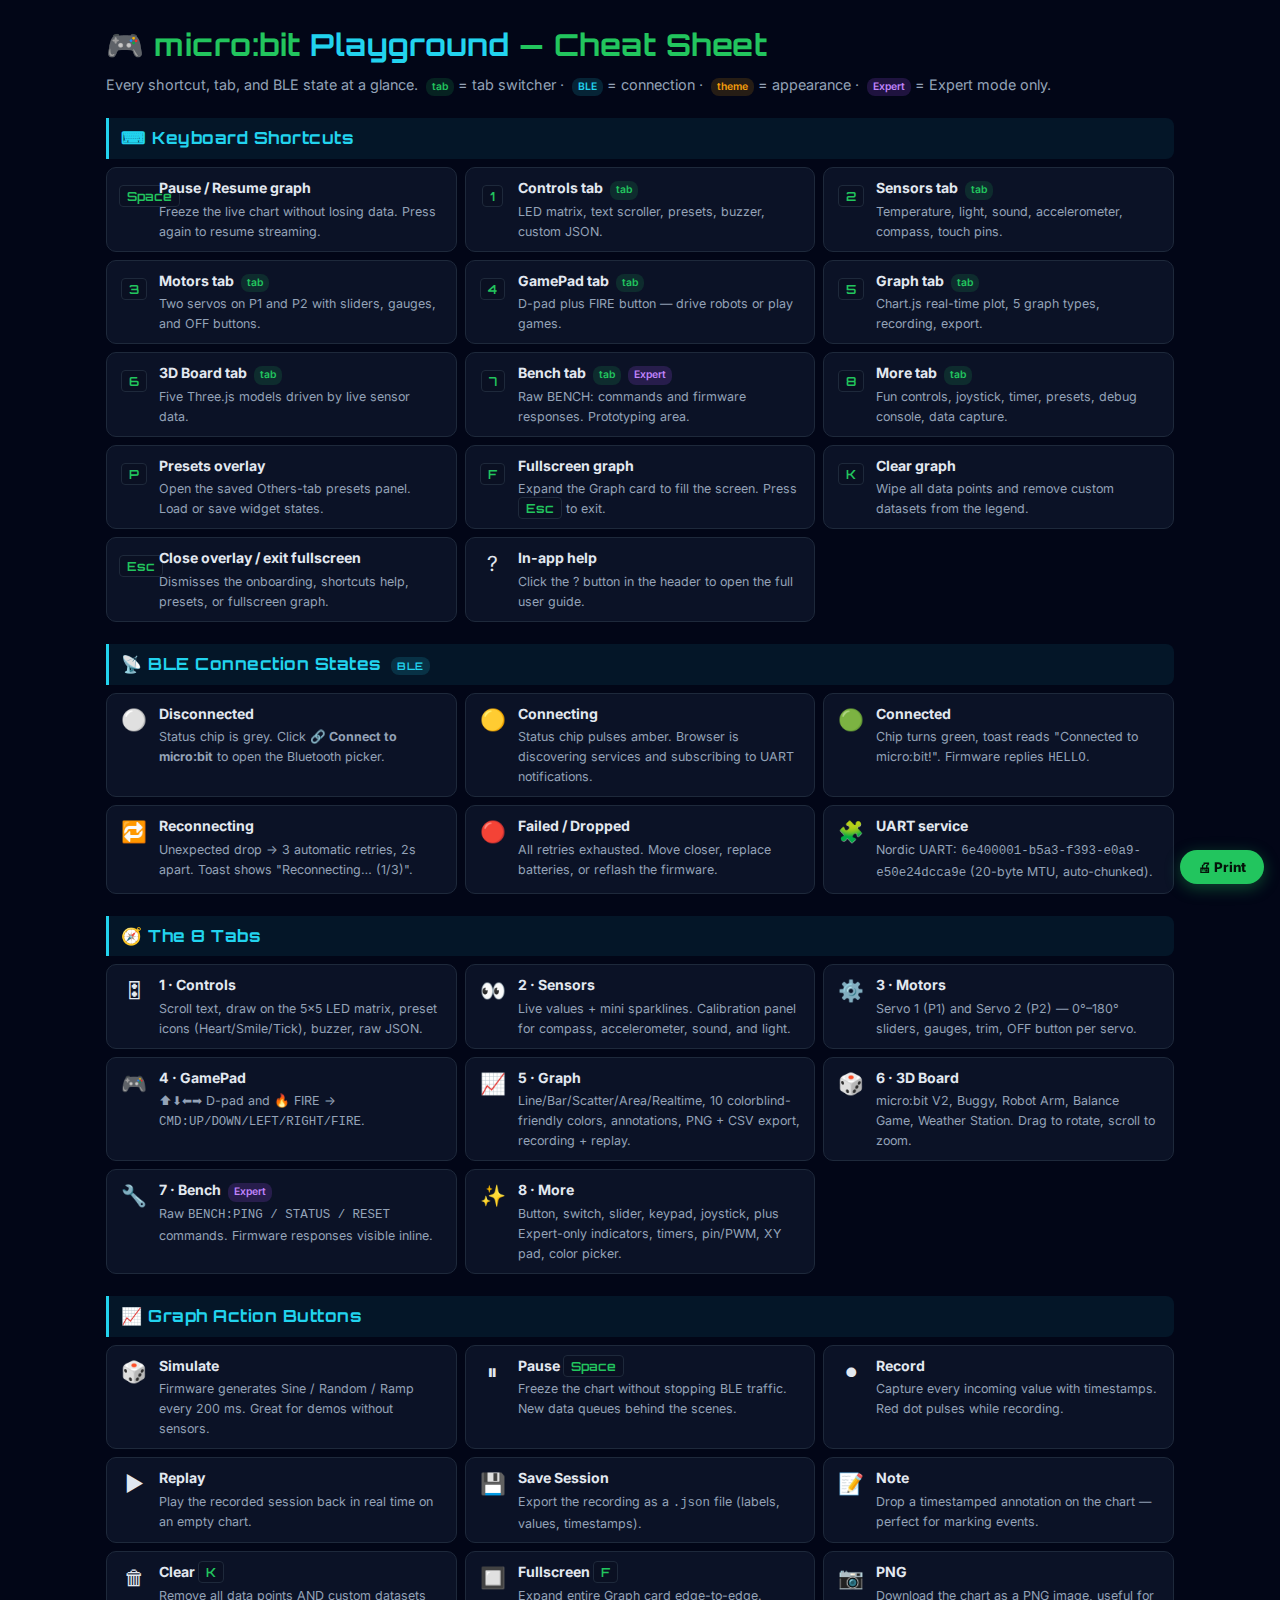
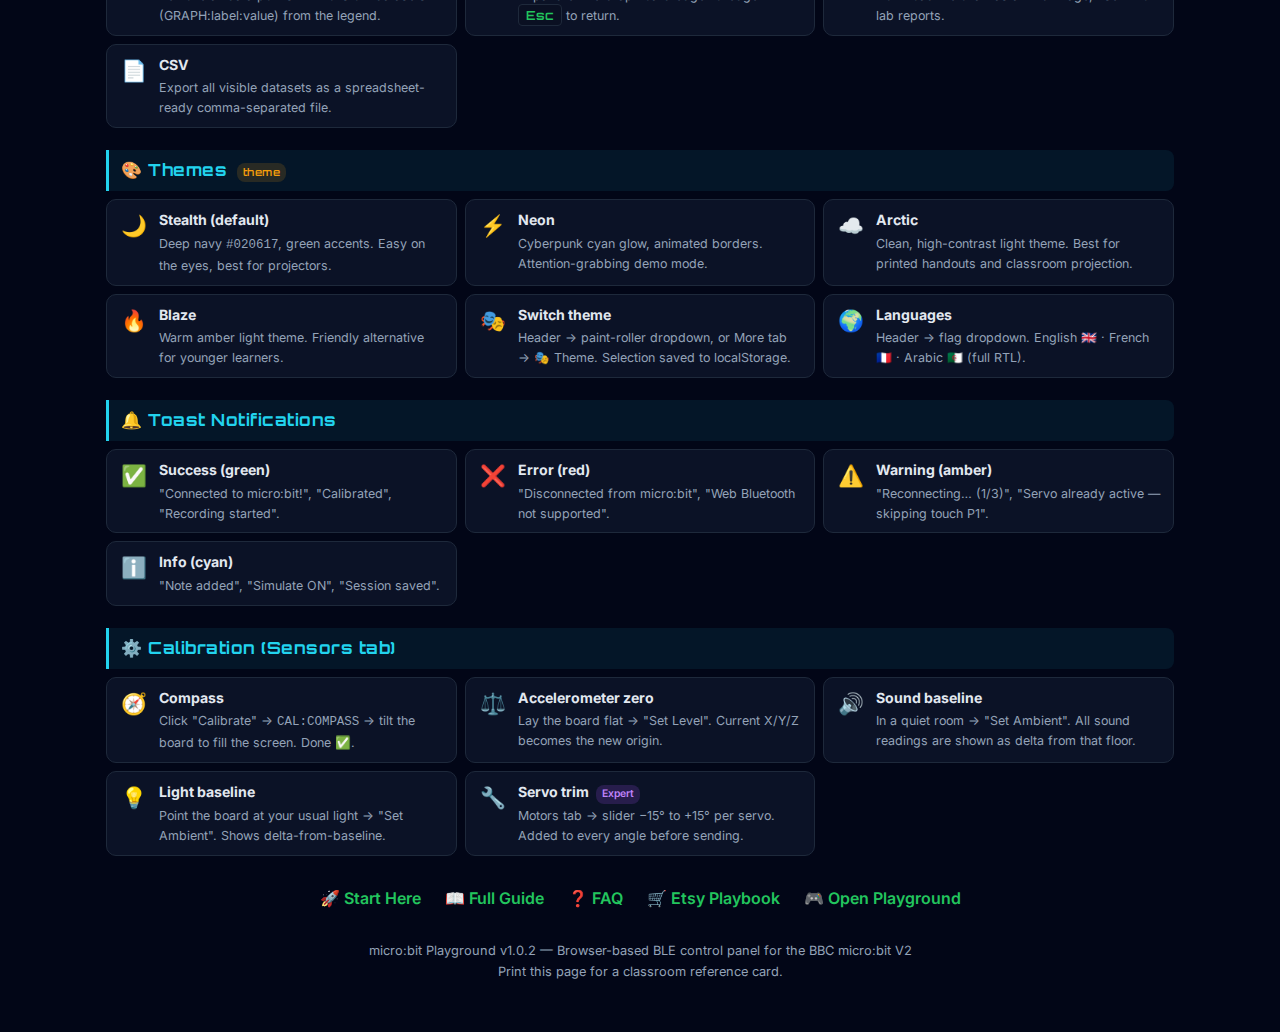
<file: docs/cheatsheet.html>
<!doctype html>
<html lang="en">
<head>
  <meta charset="utf-8" />
  <meta name="viewport" content="width=device-width, initial-scale=1" />
  <title>micro:bit Playground — Cheat Sheet</title>
  <link rel="preconnect" href="https://fonts.googleapis.com">
  <link rel="preconnect" href="https://fonts.gstatic.com" crossorigin>
  <link href="https://fonts.googleapis.com/css2?family=Orbitron:wght@500;700&family=Inter:wght@400;600;700&display=swap" rel="stylesheet">
  <style>
    :root {
      --bg: #020617; --card: #0b1226; --border: #1e293b;
      --accent: #22c55e; --accent2: #22d3ee; --accent3: #f59e0b;
      --text: #e2e8f0; --muted: #94a3b8;
    }
    * { margin: 0; padding: 0; box-sizing: border-box; }
    body { font-family: 'Inter', 'Segoe UI', Tahoma, sans-serif; background: var(--bg); color: var(--text); line-height: 1.6; }
    .sheet { max-width: 1100px; margin: 0 auto; padding: 20px 16px 60px; }
    h1 { font-family: 'Orbitron', sans-serif; font-size: 1.9rem; color: var(--accent); margin-bottom: 4px; letter-spacing: .5px; }
    h1 span { color: var(--accent2); }
    .subtitle { color: var(--muted); margin-bottom: 20px; font-size: .9rem; }
    h2 { font-family: 'Orbitron', sans-serif; font-size: 1.05rem; color: var(--accent2); margin: 22px 0 8px; padding: 7px 12px; background: rgba(34,211,238,.08); border-left: 3px solid var(--accent2); border-radius: 0 8px 8px 0; letter-spacing: .5px; }
    .grid { display: grid; grid-template-columns: repeat(auto-fill, minmax(320px, 1fr)); gap: 8px; }
    .item { display: flex; gap: 10px; padding: 9px 12px; background: var(--card); border: 1px solid var(--border); border-radius: 10px; font-size: .88rem; transition: border-color .15s; }
    .item:hover { border-color: var(--accent); }
    .item-icon { font-size: 1.3rem; flex-shrink: 0; width: 30px; text-align: center; }
    .item-body { flex: 1; min-width: 0; }
    .item-name { font-weight: 700; color: var(--text); }
    .item-desc { color: var(--muted); font-size: .78rem; margin-top: 2px; }
    kbd { background: #0a1022; border: 1px solid var(--border); border-radius: 4px; padding: 2px 7px; font-size: .78rem; font-family: 'Orbitron', ui-monospace, monospace; color: var(--accent); font-weight: 600; }
    .tag { display: inline-block; font-size: .65rem; padding: 1px 6px; border-radius: 8px; margin-left: 4px; font-weight: 600; }
    .tag-tab { background: rgba(34,197,94,.15); color: var(--accent); }
    .tag-expert { background: rgba(168,85,247,.18); color: #c084fc; }
    .tag-ble { background: rgba(34,211,238,.15); color: var(--accent2); }
    .tag-theme { background: rgba(245,158,11,.15); color: var(--accent3); }
    .links { text-align: center; margin-top: 30px; }
    .links a { color: var(--accent); margin: 0 10px; text-decoration: none; font-weight: 600; }
    .links a:hover { text-decoration: underline; color: var(--accent2); }
    .print-btn { position: fixed; bottom: 16px; right: 16px; background: var(--accent); color: #05140a; border: none; padding: 9px 18px; border-radius: 22px; font-weight: 800; cursor: pointer; z-index: 99; font-family: inherit; box-shadow: 0 4px 16px rgba(34,197,94,.35); }
    .print-btn:hover { background: var(--accent2); color: #03141a; }
    @media print {
      .print-btn { display: none; }
      body { background: #fff; color: #000; }
      .item { border-color: #ccc; background: #f9f9f9; }
      .item-desc { color: #555; }
      h1, h2 { color: #222; background: #f0f0f0; }
      kbd { border-color: #ccc; color: #222; background: #fff; }
    }
    @media (max-width: 700px) { .grid { grid-template-columns: 1fr; } }
  </style>
</head>
<body>
<div class="sheet">

<h1>🎮 micro:bit <span>Playground</span> — Cheat Sheet</h1>
<p class="subtitle">Every shortcut, tab, and BLE state at a glance.
  <span class="tag tag-tab">tab</span> = tab switcher ·
  <span class="tag tag-ble">BLE</span> = connection ·
  <span class="tag tag-theme">theme</span> = appearance ·
  <span class="tag tag-expert">Expert</span> = Expert mode only.
</p>

<!-- ═══════════ KEYBOARD ═══════════ -->
<h2>⌨ Keyboard Shortcuts</h2>
<div class="grid">
  <div class="item"><div class="item-icon"><kbd>Space</kbd></div><div class="item-body"><div class="item-name">Pause / Resume graph</div><div class="item-desc">Freeze the live chart without losing data. Press again to resume streaming.</div></div></div>
  <div class="item"><div class="item-icon"><kbd>1</kbd></div><div class="item-body"><div class="item-name">Controls tab <span class="tag tag-tab">tab</span></div><div class="item-desc">LED matrix, text scroller, presets, buzzer, custom JSON.</div></div></div>
  <div class="item"><div class="item-icon"><kbd>2</kbd></div><div class="item-body"><div class="item-name">Sensors tab <span class="tag tag-tab">tab</span></div><div class="item-desc">Temperature, light, sound, accelerometer, compass, touch pins.</div></div></div>
  <div class="item"><div class="item-icon"><kbd>3</kbd></div><div class="item-body"><div class="item-name">Motors tab <span class="tag tag-tab">tab</span></div><div class="item-desc">Two servos on P1 and P2 with sliders, gauges, and OFF buttons.</div></div></div>
  <div class="item"><div class="item-icon"><kbd>4</kbd></div><div class="item-body"><div class="item-name">GamePad tab <span class="tag tag-tab">tab</span></div><div class="item-desc">D-pad plus FIRE button — drive robots or play games.</div></div></div>
  <div class="item"><div class="item-icon"><kbd>5</kbd></div><div class="item-body"><div class="item-name">Graph tab <span class="tag tag-tab">tab</span></div><div class="item-desc">Chart.js real-time plot, 5 graph types, recording, export.</div></div></div>
  <div class="item"><div class="item-icon"><kbd>6</kbd></div><div class="item-body"><div class="item-name">3D Board tab <span class="tag tag-tab">tab</span></div><div class="item-desc">Five Three.js models driven by live sensor data.</div></div></div>
  <div class="item"><div class="item-icon"><kbd>7</kbd></div><div class="item-body"><div class="item-name">Bench tab <span class="tag tag-tab">tab</span> <span class="tag tag-expert">Expert</span></div><div class="item-desc">Raw BENCH: commands and firmware responses. Prototyping area.</div></div></div>
  <div class="item"><div class="item-icon"><kbd>8</kbd></div><div class="item-body"><div class="item-name">More tab <span class="tag tag-tab">tab</span></div><div class="item-desc">Fun controls, joystick, timer, presets, debug console, data capture.</div></div></div>
  <div class="item"><div class="item-icon"><kbd>P</kbd></div><div class="item-body"><div class="item-name">Presets overlay</div><div class="item-desc">Open the saved Others-tab presets panel. Load or save widget states.</div></div></div>
  <div class="item"><div class="item-icon"><kbd>F</kbd></div><div class="item-body"><div class="item-name">Fullscreen graph</div><div class="item-desc">Expand the Graph card to fill the screen. Press <kbd>Esc</kbd> to exit.</div></div></div>
  <div class="item"><div class="item-icon"><kbd>K</kbd></div><div class="item-body"><div class="item-name">Clear graph</div><div class="item-desc">Wipe all data points and remove custom datasets from the legend.</div></div></div>
  <div class="item"><div class="item-icon"><kbd>Esc</kbd></div><div class="item-body"><div class="item-name">Close overlay / exit fullscreen</div><div class="item-desc">Dismisses the onboarding, shortcuts help, presets, or fullscreen graph.</div></div></div>
  <div class="item"><div class="item-icon">?</div><div class="item-body"><div class="item-name">In-app help</div><div class="item-desc">Click the ? button in the header to open the full user guide.</div></div></div>
</div>

<!-- ═══════════ BLE STATES ═══════════ -->
<h2>📡 BLE Connection States <span class="tag tag-ble">BLE</span></h2>
<div class="grid">
  <div class="item"><div class="item-icon">⚪</div><div class="item-body"><div class="item-name">Disconnected</div><div class="item-desc">Status chip is grey. Click <strong>🔗 Connect to micro:bit</strong> to open the Bluetooth picker.</div></div></div>
  <div class="item"><div class="item-icon">🟡</div><div class="item-body"><div class="item-name">Connecting</div><div class="item-desc">Status chip pulses amber. Browser is discovering services and subscribing to UART notifications.</div></div></div>
  <div class="item"><div class="item-icon">🟢</div><div class="item-body"><div class="item-name">Connected</div><div class="item-desc">Chip turns green, toast reads "Connected to micro:bit!". Firmware replies <code>HELLO</code>.</div></div></div>
  <div class="item"><div class="item-icon">🔁</div><div class="item-body"><div class="item-name">Reconnecting</div><div class="item-desc">Unexpected drop → 3 automatic retries, 2s apart. Toast shows "Reconnecting… (1/3)".</div></div></div>
  <div class="item"><div class="item-icon">🔴</div><div class="item-body"><div class="item-name">Failed / Dropped</div><div class="item-desc">All retries exhausted. Move closer, replace batteries, or reflash the firmware.</div></div></div>
  <div class="item"><div class="item-icon">🧩</div><div class="item-body"><div class="item-name">UART service</div><div class="item-desc">Nordic UART: <code>6e400001-b5a3-f393-e0a9-e50e24dcca9e</code> (20-byte MTU, auto-chunked).</div></div></div>
</div>

<!-- ═══════════ TABS ═══════════ -->
<h2>🧭 The 8 Tabs</h2>
<div class="grid">
  <div class="item"><div class="item-icon">🎛</div><div class="item-body"><div class="item-name">1 · Controls</div><div class="item-desc">Scroll text, draw on the 5×5 LED matrix, preset icons (Heart/Smile/Tick), buzzer, raw JSON.</div></div></div>
  <div class="item"><div class="item-icon">👀</div><div class="item-body"><div class="item-name">2 · Sensors</div><div class="item-desc">Live values + mini sparklines. Calibration panel for compass, accelerometer, sound, and light.</div></div></div>
  <div class="item"><div class="item-icon">⚙️</div><div class="item-body"><div class="item-name">3 · Motors</div><div class="item-desc">Servo 1 (P1) and Servo 2 (P2) — 0°–180° sliders, gauges, trim, OFF button per servo.</div></div></div>
  <div class="item"><div class="item-icon">🎮</div><div class="item-body"><div class="item-name">4 · GamePad</div><div class="item-desc">⬆⬇⬅➡ D-pad and 🔥 FIRE → <code>CMD:UP/DOWN/LEFT/RIGHT/FIRE</code>.</div></div></div>
  <div class="item"><div class="item-icon">📈</div><div class="item-body"><div class="item-name">5 · Graph</div><div class="item-desc">Line/Bar/Scatter/Area/Realtime, 10 colorblind-friendly colors, annotations, PNG + CSV export, recording + replay.</div></div></div>
  <div class="item"><div class="item-icon">🎲</div><div class="item-body"><div class="item-name">6 · 3D Board</div><div class="item-desc">micro:bit V2, Buggy, Robot Arm, Balance Game, Weather Station. Drag to rotate, scroll to zoom.</div></div></div>
  <div class="item"><div class="item-icon">🔧</div><div class="item-body"><div class="item-name">7 · Bench <span class="tag tag-expert">Expert</span></div><div class="item-desc">Raw <code>BENCH:PING / STATUS / RESET</code> commands. Firmware responses visible inline.</div></div></div>
  <div class="item"><div class="item-icon">✨</div><div class="item-body"><div class="item-name">8 · More</div><div class="item-desc">Button, switch, slider, keypad, joystick, plus Expert-only indicators, timers, pin/PWM, XY pad, color picker.</div></div></div>
</div>

<!-- ═══════════ GRAPH ACTIONS ═══════════ -->
<h2>📈 Graph Action Buttons</h2>
<div class="grid">
  <div class="item"><div class="item-icon">🎲</div><div class="item-body"><div class="item-name">Simulate</div><div class="item-desc">Firmware generates Sine / Random / Ramp every 200 ms. Great for demos without sensors.</div></div></div>
  <div class="item"><div class="item-icon">⏸</div><div class="item-body"><div class="item-name">Pause <kbd>Space</kbd></div><div class="item-desc">Freeze the chart without stopping BLE traffic. New data queues behind the scenes.</div></div></div>
  <div class="item"><div class="item-icon">⏺</div><div class="item-body"><div class="item-name">Record</div><div class="item-desc">Capture every incoming value with timestamps. Red dot pulses while recording.</div></div></div>
  <div class="item"><div class="item-icon">▶</div><div class="item-body"><div class="item-name">Replay</div><div class="item-desc">Play the recorded session back in real time on an empty chart.</div></div></div>
  <div class="item"><div class="item-icon">💾</div><div class="item-body"><div class="item-name">Save Session</div><div class="item-desc">Export the recording as a <code>.json</code> file (labels, values, timestamps).</div></div></div>
  <div class="item"><div class="item-icon">📝</div><div class="item-body"><div class="item-name">Note</div><div class="item-desc">Drop a timestamped annotation on the chart — perfect for marking events.</div></div></div>
  <div class="item"><div class="item-icon">🗑</div><div class="item-body"><div class="item-name">Clear <kbd>K</kbd></div><div class="item-desc">Remove all data points AND custom datasets (GRAPH:label:value) from the legend.</div></div></div>
  <div class="item"><div class="item-icon">🔲</div><div class="item-body"><div class="item-name">Fullscreen <kbd>F</kbd></div><div class="item-desc">Expand entire Graph card edge-to-edge. <kbd>Esc</kbd> to return.</div></div></div>
  <div class="item"><div class="item-icon">📷</div><div class="item-body"><div class="item-name">PNG</div><div class="item-desc">Download the chart as a PNG image, useful for lab reports.</div></div></div>
  <div class="item"><div class="item-icon">📄</div><div class="item-body"><div class="item-name">CSV</div><div class="item-desc">Export all visible datasets as a spreadsheet-ready comma-separated file.</div></div></div>
</div>

<!-- ═══════════ THEMES ═══════════ -->
<h2>🎨 Themes <span class="tag tag-theme">theme</span></h2>
<div class="grid">
  <div class="item"><div class="item-icon">🌙</div><div class="item-body"><div class="item-name">Stealth (default)</div><div class="item-desc">Deep navy <code>#020617</code>, green accents. Easy on the eyes, best for projectors.</div></div></div>
  <div class="item"><div class="item-icon">⚡</div><div class="item-body"><div class="item-name">Neon</div><div class="item-desc">Cyberpunk cyan glow, animated borders. Attention-grabbing demo mode.</div></div></div>
  <div class="item"><div class="item-icon">☁️</div><div class="item-body"><div class="item-name">Arctic</div><div class="item-desc">Clean, high-contrast light theme. Best for printed handouts and classroom projection.</div></div></div>
  <div class="item"><div class="item-icon">🔥</div><div class="item-body"><div class="item-name">Blaze</div><div class="item-desc">Warm amber light theme. Friendly alternative for younger learners.</div></div></div>
  <div class="item"><div class="item-icon">🎭</div><div class="item-body"><div class="item-name">Switch theme</div><div class="item-desc">Header → paint-roller dropdown, or More tab → 🎭 Theme. Selection saved to localStorage.</div></div></div>
  <div class="item"><div class="item-icon">🌍</div><div class="item-body"><div class="item-name">Languages</div><div class="item-desc">Header → flag dropdown. English 🇬🇧 · French 🇫🇷 · Arabic 🇩🇿 (full RTL).</div></div></div>
</div>

<!-- ═══════════ TOAST ═══════════ -->
<h2>🔔 Toast Notifications</h2>
<div class="grid">
  <div class="item"><div class="item-icon">✅</div><div class="item-body"><div class="item-name">Success (green)</div><div class="item-desc">"Connected to micro:bit!", "Calibrated", "Recording started".</div></div></div>
  <div class="item"><div class="item-icon">❌</div><div class="item-body"><div class="item-name">Error (red)</div><div class="item-desc">"Disconnected from micro:bit", "Web Bluetooth not supported".</div></div></div>
  <div class="item"><div class="item-icon">⚠️</div><div class="item-body"><div class="item-name">Warning (amber)</div><div class="item-desc">"Reconnecting… (1/3)", "Servo already active — skipping touch P1".</div></div></div>
  <div class="item"><div class="item-icon">ℹ️</div><div class="item-body"><div class="item-name">Info (cyan)</div><div class="item-desc">"Note added", "Simulate ON", "Session saved".</div></div></div>
</div>

<!-- ═══════════ CALIBRATION ═══════════ -->
<h2>⚙️ Calibration (Sensors tab)</h2>
<div class="grid">
  <div class="item"><div class="item-icon">🧭</div><div class="item-body"><div class="item-name">Compass</div><div class="item-desc">Click "Calibrate" → <code>CAL:COMPASS</code> → tilt the board to fill the screen. Done ✅.</div></div></div>
  <div class="item"><div class="item-icon">⚖️</div><div class="item-body"><div class="item-name">Accelerometer zero</div><div class="item-desc">Lay the board flat → "Set Level". Current X/Y/Z becomes the new origin.</div></div></div>
  <div class="item"><div class="item-icon">🔊</div><div class="item-body"><div class="item-name">Sound baseline</div><div class="item-desc">In a quiet room → "Set Ambient". All sound readings are shown as delta from that floor.</div></div></div>
  <div class="item"><div class="item-icon">💡</div><div class="item-body"><div class="item-name">Light baseline</div><div class="item-desc">Point the board at your usual light → "Set Ambient". Shows delta-from-baseline.</div></div></div>
  <div class="item"><div class="item-icon">🔧</div><div class="item-body"><div class="item-name">Servo trim <span class="tag tag-expert">Expert</span></div><div class="item-desc">Motors tab → slider −15° to +15° per servo. Added to every angle before sending.</div></div></div>
</div>

<div class="links">
  <a href="start.html">🚀 Start Here</a>
  <a href="guide.html">📖 Full Guide</a>
  <a href="faq.html">❓ FAQ</a>
  <a href="etsy-playbook.html">🛒 Etsy Playbook</a>
  <a href="../index.html">🎮 Open Playground</a>
</div>

<p style="text-align:center;margin-top:30px;color:var(--muted);font-size:.8rem">
  micro:bit Playground v1.0.2 — Browser-based BLE control panel for the BBC micro:bit V2<br>
  Print this page for a classroom reference card.
</p>

</div>
<button class="print-btn" onclick="window.print()">🖨 Print</button>
</body>
</html>
</file>
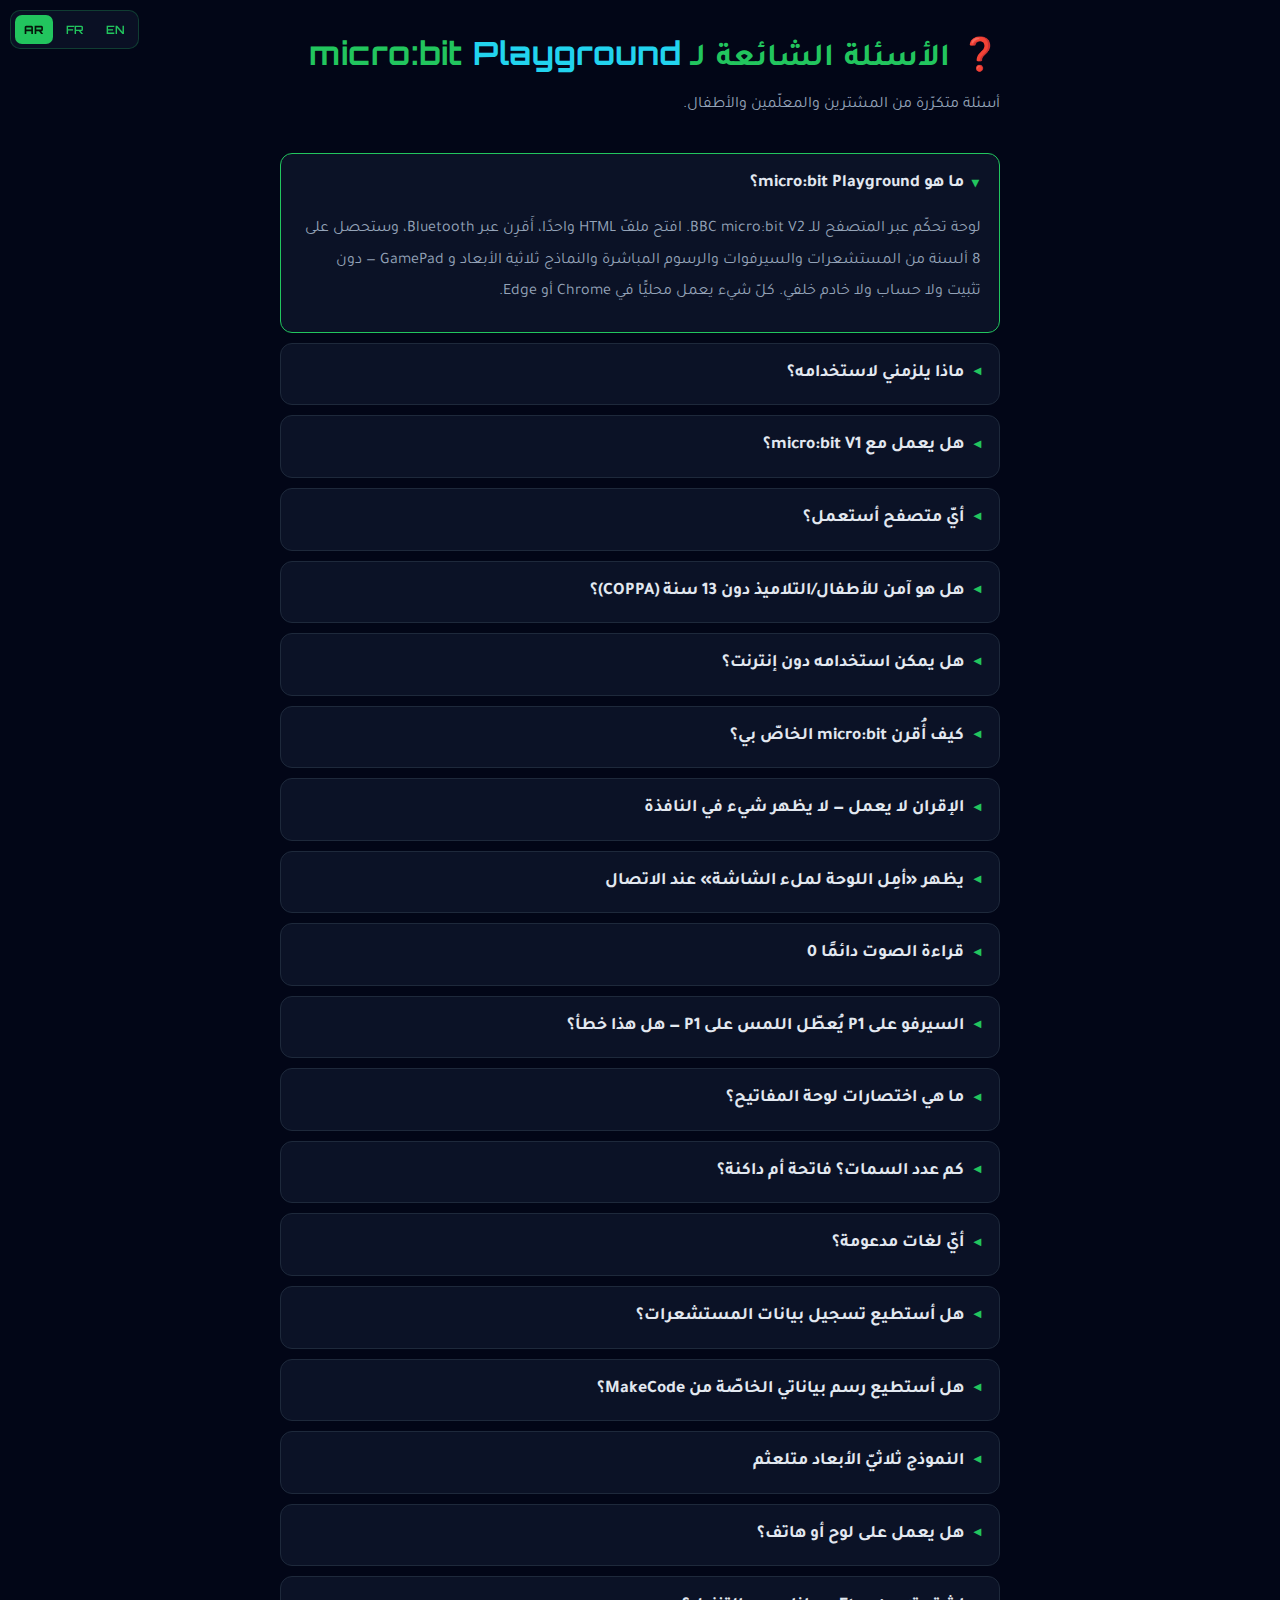
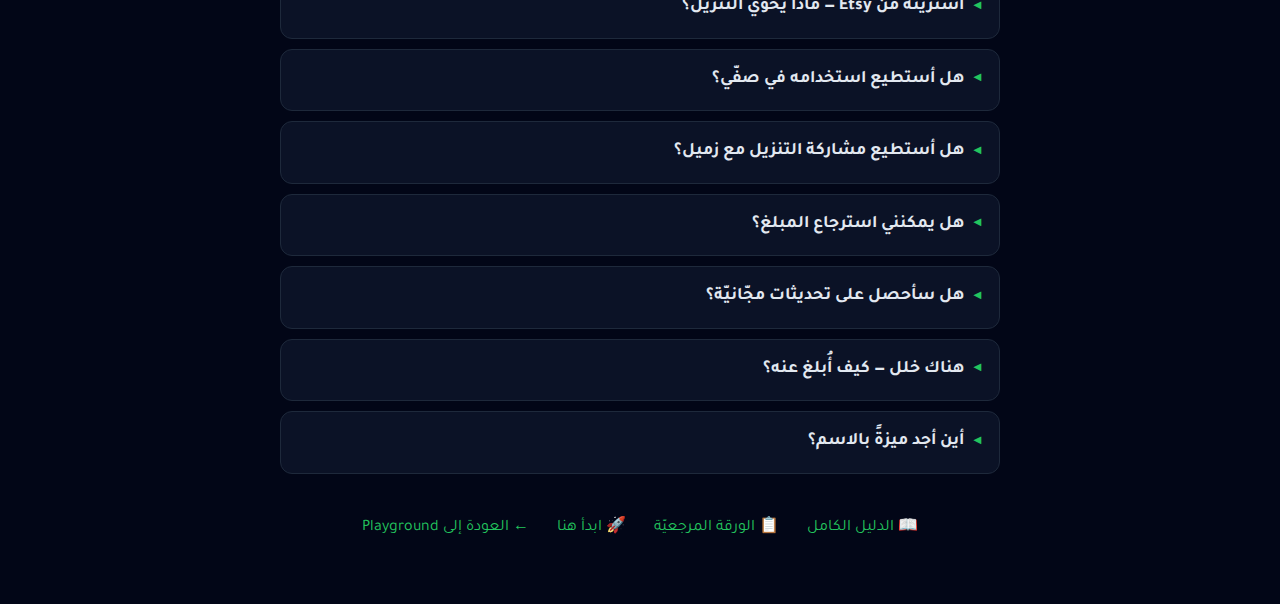
<file: docs/faq-ar.html>
<!doctype html>
<html lang="ar" dir="rtl">
<head>
  <meta charset="utf-8" />
  <meta name="viewport" content="width=device-width, initial-scale=1" />
  <title>micro:bit Playground — الأسئلة الشائعة</title>
  <meta name="description" content="الأسئلة الشائعة لـ micro:bit Playground — لوحة تحكم Bluetooth عبر المتصفح للـ BBC micro:bit V2. المتطلبات، المتصفحات، أمان الأطفال، العمل دون إنترنت، الإقران، السمات، اللغات، الاسترجاع وغيرها." />
  <link rel="preconnect" href="https://fonts.googleapis.com">
  <link rel="preconnect" href="https://fonts.gstatic.com" crossorigin>
  <link href="https://fonts.googleapis.com/css2?family=Orbitron:wght@500;700&family=Tajawal:wght@400;500;700;900&display=swap" rel="stylesheet">
  <style>
    :root {
      --bg: #020617; --card: #0b1226; --border: #1e293b;
      --accent: #22c55e; --accent2: #22d3ee; --text: #e2e8f0; --muted: #94a3b8;
    }
    * { margin: 0; padding: 0; box-sizing: border-box; }
    body { font-family: 'Tajawal', 'Segoe UI', sans-serif; background: var(--bg); color: var(--text); line-height: 1.85; }
    .faq { max-width: 760px; margin: 0 auto; padding: 24px 20px 60px; }
    h1 { font-family: 'Orbitron', 'Tajawal', sans-serif; font-size: 2rem; color: var(--accent); margin-bottom: 8px; letter-spacing: .5px; }
    h1 span { color: var(--accent2); }
    .subtitle { color: var(--muted); margin-bottom: 32px; }
    details { background: var(--card); border: 1px solid var(--border); border-radius: 12px; margin-bottom: 10px; overflow: hidden; }
    details[open] { border-color: var(--accent); }
    summary { padding: 14px 18px; font-size: 1.1rem; font-weight: 600; cursor: pointer; list-style: none; display: flex; align-items: center; gap: 10px; }
    summary::-webkit-details-marker { display: none; }
    summary::before { content: '◂'; color: var(--accent); font-size: 14px; transition: transform .15s; flex-shrink: 0; }
    details[open] summary::before { transform: rotate(-90deg); }
    summary:hover { background: rgba(34,197,94,.05); }
    details > div { padding: 0 18px 16px; color: var(--muted); line-height: 1.95; }
    details > div p { margin-bottom: 8px; }
    a { color: var(--accent); text-decoration: none; }
    a:hover { text-decoration: underline; color: var(--accent2); }
    code { background: rgba(34,197,94,.1); color: var(--accent); padding: 2px 6px; border-radius: 4px; font-size: .9em; font-family: 'Orbitron', ui-monospace, monospace; direction: ltr; display: inline-block; }
    kbd { background: #0a1022; border: 1px solid var(--border); border-radius: 4px; padding: 2px 8px; font-size: .85em; font-family: 'Orbitron', monospace; color: var(--accent); direction: ltr; display: inline-block; }
    .links { text-align: center; margin-top: 40px; color: var(--muted); }
    .links a { margin: 0 12px; }
    @media (max-width: 600px) { .faq { padding: 16px 12px; } h1 { font-size: 1.5rem; } }
    @media print { body { background: #fff; color: #000; } details { border-color: #ccc; background: #fafafa; } details > div { color: #333; } .lang-switch { display:none; } }
  </style>
</head>
<body>
<nav class="lang-switch" aria-label="اللغة" style="position:fixed;top:10px;left:10px;z-index:100;display:flex;gap:4px;font-family:'Orbitron',sans-serif;font-size:.72rem;background:rgba(11,18,38,.9);padding:4px;border-radius:10px;border:1px solid rgba(34,197,94,.25)">
  <a href="faq.html" style="padding:4px 9px;border-radius:7px;color:#22c55e;text-decoration:none;font-weight:600">EN</a>
  <a href="faq-fr.html" style="padding:4px 9px;border-radius:7px;color:#22c55e;text-decoration:none;font-weight:600">FR</a>
  <a href="faq-ar.html" style="padding:4px 9px;border-radius:7px;background:#22c55e;color:#05140a;text-decoration:none;font-weight:800">AR</a>
</nav>
<div class="faq">

<h1>❓ الأسئلة الشائعة لـ micro:bit <span>Playground</span></h1>
<p class="subtitle">أسئلة متكرّرة من المشترين والمعلّمين والأطفال.</p>

<details open>
  <summary>ما هو micro:bit Playground؟</summary>
  <div><p>لوحة تحكّم عبر المتصفح للـ BBC micro:bit V2. افتح ملفّ HTML واحدًا، أَقرِن عبر Bluetooth، وستحصل على 8 ألسنة من المستشعرات والسيرفوات والرسوم المباشرة والنماذج ثلاثية الأبعاد و GamePad — دون تثبيت ولا حساب ولا خادم خلفي. كلّ شيء يعمل محليًّا في Chrome أو Edge.</p></div>
</details>

<details>
  <summary>ماذا يلزمني لاستخدامه؟</summary>
  <div>
    <p>أربعة أشياء:</p>
    <ol>
      <li><strong>BBC micro:bit V2</strong> (النسخة V2 تحتوي على الميكروفون الذهبي — V1 تفتقر إلى مستشعر الصوت).</li>
      <li>كابل USB (لبرمجة البرنامج الثابت مرّة) أو بطاريّات (للعمل لاسلكيًّا).</li>
      <li>حاسوب يُشغِّل <strong>Chrome</strong> أو <strong>Edge</strong> مع تفعيل Bluetooth.</li>
      <li>مجلّد التنزيل من طلبيّتك — <code>index.html</code> + <code>makecode.ts</code>.</li>
    </ol>
    <p>الدليل الكامل في <a href="start-ar.html">start-ar.html</a> و <a href="../SETUP.md">SETUP.md</a>.</p>
  </div>
</details>

<details>
  <summary>هل يعمل مع micro:bit V1؟</summary>
  <div><p>في معظمه نعم — لكنّ مستشعر الصوت يُظهر 0 على V1 لأنه بلا ميكروفون. الحرارة والضوء ومقياس التسارع والبوصلة والأزرار وأطراف اللمس ومصفوفة LED وكلا السيرفوين تعمل. للاستخدام في الصفوف، ننصح بشدّة بـ V2.</p></div>
</details>

<details>
  <summary>أيّ متصفح أستعمل؟</summary>
  <div>
    <p><strong>Chrome</strong> أو <strong>Edge</strong> على سطح المكتب (Windows, macOS, Linux) أو Chrome على Android. هذه هي المتصفحات الوحيدة التي تدعم Web Bluetooth.</p>
    <ul>
      <li>✅ Chrome / Edge على سطح المكتب — موصى بهما</li>
      <li>✅ Chrome على Android — ممتاز للعروض السريعة</li>
      <li>⚠️ Safari على macOS — خلف علم تجريبيّ، غير موصى به</li>
      <li>❌ Firefox — لا يدعم Web Bluetooth البتّة</li>
      <li>❌ Safari على iOS / iPadOS — لا تُتيح Apple خدمة Web Bluetooth على iPhone أو iPad</li>
    </ul>
  </div>
</details>

<details>
  <summary>هل هو آمن للأطفال/التلاميذ دون 13 سنة (COPPA)؟</summary>
  <div>
    <p>نعم. خصوصيّته عالية بقدر ما يُتيحه تطبيق متصفح &mdash; <strong>ودود تجاه COPPA بالتصميم</strong>:</p>
    <ul>
      <li>لا حساب، لا تسجيل دخول، لا اشتراك.</li>
      <li>لا أدوات تحليل، لا متتبّعات، لا قياسات عن بُعد.</li>
      <li>لا تخرج أيّ بيانات من جهاز الطفل — التسجيلات والمعايرات والجلسات المحفوظة كلّها في <code>localStorage</code> وعلى قرصك.</li>
      <li>حركة الشبكة الوحيدة هي جلب Chart.js و Three.js مرّة واحدة من CDN، ثم يُخزّنها عامل الخدمة دون اتصال.</li>
    </ul>
    <p>تمتلك الواجهة وضع «مبتدئ» ودودًا يُخفي أدوات JSON الخام والاختبار حتى تُفعِّل مفتاح الخبير.</p>
  </div>
</details>

<details>
  <summary>هل يمكن استخدامه دون إنترنت؟</summary>
  <div><p>نعم. التطبيق هو <strong>Progressive Web App</strong>. بعد التحميل الأوّل، يُخزّن عامل الخدمة (<code>sw.js</code>) كلّ HTML و CSS و JS والمكتبات الخارجيّة. يمكنك فصل الإنترنت ويظلّ يعمل. ويمكنك حتى تثبيته على الشاشة الرئيسيّة عبر Chrome على سطح المكتب أو Android.</p></div>
</details>

<details>
  <summary>كيف أُقرن micro:bit الخاصّ بي؟</summary>
  <div>
    <p>ابرمِج <code>makecode.ts</code> مرّة، ثمّ:</p>
    <ol>
      <li>شغّل micro:bit — يعرض أيقونة <strong>X</strong> (يبثّ BLE).</li>
      <li>افتح <code>index.html</code> في Chrome/Edge.</li>
      <li>انقر <strong>🔗 الاتصال بـ micro:bit</strong>.</li>
      <li>اختر لوحتك (<code>BBC micro:bit [xxxxx]</code>) من النافذة.</li>
      <li>تصبح شارة الحالة خضراء → أنت متّصل.</li>
    </ol>
    <p>يُعيد التطبيق الاتصال آليًّا 3 مرّات (بفارق ثانيتين) عند انقطاع غير متوقّع.</p>
  </div>
</details>

<details>
  <summary>الإقران لا يعمل — لا يظهر شيء في النافذة</summary>
  <div>
    <p>افحص هذه بالترتيب:</p>
    <ol>
      <li><strong>هل يعرض micro:bit <kbd>X</kbd>؟</strong> إن لا، أعد برمجة <code>makecode.ts</code>. لا X = لا بثّ BLE.</li>
      <li><strong>هل Bluetooth مُفعَّل على الحاسوب؟</strong> تحقّق من لوحة النظام، لا من المتصفّح فقط.</li>
      <li><strong>هل أنت على Chrome/Edge؟</strong> لن ترى Safari و Firefox و iPhones جهاز micro:bit <em>أبدًا</em>.</li>
      <li><strong>HTTPS أم file://؟</strong> يتطلّب Web Bluetooth <code>https://</code> أو <code>file://</code> (النقر المزدوج على HTML يعمل).</li>
      <li><strong>وحدة Bluetooth قديمة؟</strong> دونغل USB أقدم من Bluetooth 4.0 لا يدعم BLE. احصل على دونغل Bluetooth 4.0+.</li>
    </ol>
    <p>ما زلت عالقًا؟ راجع شجرة استكشاف الأخطاء في <a href="guide.html">guide.html</a>.</p>
  </div>
</details>

<details>
  <summary>يظهر «أمِل اللوحة لملء الشاشة» عند الاتصال</summary>
  <div><p>هذه لعبة معايرة البوصلة المدمجة، ولا يُشغّلها برنامجنا الثابت إلّا عند نقرك <strong>معايرة</strong> في لسان المستشعرات. إن ظهرت عند الإقلاع، فغالبًا برمجت إصدارًا قديمًا من <code>makecode.ts</code> — أعد برمجة الإصدار الحالي من تنزيلك. يُعطَّل استطلاع البوصلة افتراضيًّا تحديدًا لتجنّب هذه النافذة.</p></div>
</details>

<details>
  <summary>قراءة الصوت دائمًا 0</summary>
  <div><p>لديك micro:bit V1 — أُضيف الميكروفون في V2. الحرارة والضوء والحركة وكلّ شيء آخر يعمل. ترقَّ إلى V2 للصوت.</p></div>
</details>

<details>
  <summary>السيرفو على P1 يُعطّل اللمس على P1 — هل هذا خطأ؟</summary>
  <div><p>لا — هذه ميزة أمان. إشارة PWM على الطرف تُفسِد قراءات اللمس، فيتخطّى البرنامج الثابت استطلاع اللمس على P1 ما دام السيرفو 1 نشطًا (والأمر نفسه على P2 / السيرفو 2، و P0 / الجرس). انقر <strong>OFF</strong> بجانب السيرفو لتحرير الطرف واستعادة اللمس.</p></div>
</details>

<details>
  <summary>ما هي اختصارات لوحة المفاتيح؟</summary>
  <div>
    <p><kbd>Space</kbd> إيقاف الرسم · <kbd>1</kbd>–<kbd>8</kbd> تبديل الألسنة · <kbd>P</kbd> الإعدادات المسبقة · <kbd>F</kbd> الرسم بملء الشاشة · <kbd>K</kbd> مسح الرسم · <kbd>Esc</kbd> إغلاق النوافذ.</p>
    <p>المرجع الكامل: <a href="cheatsheet-ar.html">cheatsheet-ar.html</a>.</p>
  </div>
</details>

<details>
  <summary>كم عدد السمات؟ فاتحة أم داكنة؟</summary>
  <div>
    <p>أربع سمات محفوظة في localStorage:</p>
    <ul>
      <li>🌙 <strong>Stealth</strong> — أزرق داكن بلمسات خضراء (الافتراضي).</li>
      <li>⚡ <strong>Neon</strong> — وهج سايبربنك سماوي.</li>
      <li>☁️ <strong>Arctic</strong> — سمة فاتحة نقيّة، مثاليّة للعرض/النشرات.</li>
      <li>🔥 <strong>Blaze</strong> — فاتحة دافئة بلمسات كهرمانيّة.</li>
    </ul>
    <p>بدّلها من قائمة الرأس أو من لسان «المزيد».</p>
  </div>
</details>

<details>
  <summary>أيّ لغات مدعومة؟</summary>
  <div><p>الإنجليزيّة 🇬🇧 والفرنسيّة 🇫🇷 والعربيّة 🇩🇿 (بتخطيط من اليمين إلى اليسار كاملًا). أكثر من 367 مفتاح ترجمة يغطّي الواجهة بأسرها. اختر لغتك من قائمة العَلَم في الرأس — يُحفظ اختيارك عبر الجلسات.</p></div>
</details>

<details>
  <summary>هل أستطيع تسجيل بيانات المستشعرات؟</summary>
  <div><p>نعم. لسان الرسم → <strong>⏺ تسجيل</strong> لالتقاط كلّ قيمة مع طابع زمنيّ، <strong>▶ إعادة تشغيل</strong> لإعادة العرض، <strong>💾 حفظ الجلسة</strong> لتصدير التسجيل بصيغة JSON. يمكنك كذلك تنزيل PNG للرسم أو CSV لكلّ المجموعات.</p></div>
</details>

<details>
  <summary>هل أستطيع رسم بياناتي الخاصّة من MakeCode؟</summary>
  <div>
    <p>قطعًا — أيّ سطر يرسله برنامجك الثابت بشكل <code>GRAPH:&lt;label&gt;:&lt;value&gt;</code> يُرسم آليًّا. مثال:</p>
    <pre style="background:#0a1022;padding:10px;border-radius:8px;color:#22c55e;font-size:.85em;overflow-x:auto;direction:ltr"><code>bluetooth.uartWriteLine("GRAPH:Distance:" + d)</code></pre>
    <p>يُعيّن المتصفّح لونًا صديقًا لعمى الألوان تلقائيًّا. دون أيّ ضبط.</p>
  </div>
</details>

<details>
  <summary>النموذج ثلاثيّ الأبعاد متلعثم</summary>
  <div><p>يعمل Three.js بـ 60 إطارًا/ثانية على أيّ حاسوب حديث، لكنّ بعض بطاقات GPU المدمجة في الحواسيب القديمة تُعاني. نصائح: أغلق الألسنة الأخرى، عطّل <strong>التدوير التلقائيّ</strong>، اختر نموذجًا أبسط (micro:bit V2 هو الأخفّ)، أو أوقف <strong>المزامنة الحيّة</strong> لحظةً. لا يوقف التطبيق حركة BLE حتى لو سقطت إطارات 3D.</p></div>
</details>

<details>
  <summary>هل يعمل على لوح أو هاتف؟</summary>
  <div>
    <p>الهواتف/الألواح بنظام <strong>Android</strong> مع Chrome — نعم، الواجهة متجاوبة (ألسنة قابلة للتمرير، شبكة المستشعرات تتراكم). <strong>iPhone/iPad</strong> — لا، لأنّ Apple لا تُتيح Web Bluetooth على iOS. استعمل جهاز Android أو حاسوبًا.</p>
  </div>
</details>

<details>
  <summary>اشتريته من Etsy — ماذا يحوي التنزيل؟</summary>
  <div>
    <p>كلّ ما تحتاج:</p>
    <ul>
      <li><code>index.html</code> — التطبيق.</li>
      <li><code>makecode.ts</code> — البرنامج الثابت لبرمجته مرّة.</li>
      <li><code>SETUP.md</code> — بدء سريع في 5 دقائق.</li>
      <li><code>docs/</code> — الدليل، الورقة المرجعيّة، الأسئلة الشائعة، صفحة البداية، دليل Etsy.</li>
      <li><code>LICENSE</code> — رخصتك الشخصيّة/المدرسيّة.</li>
    </ul>
    <p>افتح <a href="start-ar.html">start-ar.html</a> لأسرع طريق إلى عرضك الأوّل.</p>
  </div>
</details>

<details>
  <summary>هل أستطيع استخدامه في صفّي؟</summary>
  <div><p>نعم — الرخصة الفرديّة الافتراضيّة تغطّي معلّمًا واحدًا + تلاميذه أو عائلة واحدة. للمدارس ذات المعلّمين المتعدّدين، نقدّم <strong>رخصة موقع المدرسة</strong> (حتى 30 معلّمًا على موقع واحد، تلاميذ غير محدودين) في إعلان Etsy منفصل. للمديريّات أو استخدام OEM، راسل البائع عبر طلبيّتك على Etsy.</p></div>
</details>

<details>
  <summary>هل أستطيع مشاركة التنزيل مع زميل؟</summary>
  <div><p>لا. الرخصة فرديّة — إعادة التوزيع أو البيع أو إعادة الرفع (بما في ذلك Google Drive و Dropbox و forks على GitHub) غير مسموح. اطلب من زميلك شراء نسخته، أو اقتنِ «رخصة موقع المدرسة» إن كنتما في المؤسّسة نفسها. الشروط كاملة في <code>LICENSE</code>.</p></div>
</details>

<details>
  <summary>هل يمكنني استرجاع المبلغ؟</summary>
  <div><p>لأنّه تنزيل رقميّ فوريّ، لا يُتاح الاسترجاع عادةً بعد تسليم الملفّات. إن لم يعمل التطبيق إطلاقًا في إعدادك (مثلًا أنت على iPhone ولم تُدرك أنّ Web Bluetooth غير مدعوم)، راسل البائع عبر طلبيّة Etsy — سنحاول إيجاد الحلّ.</p></div>
</details>

<details>
  <summary>هل سأحصل على تحديثات مجّانيّة؟</summary>
  <div><p>نعم. يحصل كلّ مشترٍ على تحديثات مدى الحياة عبر آليّة Etsy «حدّثت هذا الإعلان» — أعد تنزيل أحدث ZIP من صفحة مشترياتك في أيّ وقت. راجع <a href="../CHANGELOG.md">CHANGELOG.md</a> لمعرفة الجديد.</p></div>
</details>

<details>
  <summary>هناك خلل — كيف أُبلغ عنه؟</summary>
  <div><p>راسل البائع عبر طلبيّة Etsy. أدرج: المتصفّح وإصداره، نظام التشغيل، نسخة micro:bit (V1/V2)، ونصّ الخطأ أو الرسالة بدقّة. الصور المُلتقطة تساعد كثيرًا. أغلب المشاكل تُردّ إلى V1-vs-V2 أو المتصفّح أو دونغل Bluetooth — شجرة استكشاف الأخطاء داخل التطبيق تلتقط 80٪ منها.</p></div>
</details>

<details>
  <summary>أين أجد ميزةً بالاسم؟</summary>
  <div>
    <p>في مكانين:</p>
    <ol>
      <li>داخل التطبيق: يفتح زرّ <strong>?</strong> في الرأس الدليلَ مع فهرس محتويات حيّ.</li>
      <li><a href="guide.html">guide.html</a> → <kbd>Ctrl+F</kbd> يبحث في الدليل كاملًا دون إنترنت.</li>
    </ol>
  </div>
</details>

<div class="links">
  <a href="guide.html">📖 الدليل الكامل</a>
  <a href="cheatsheet-ar.html">📋 الورقة المرجعيّة</a>
  <a href="start-ar.html">🚀 ابدأ هنا</a>
  <a href="../index.html">← العودة إلى Playground</a>
</div>

</div>
</body>
</html>
</file>
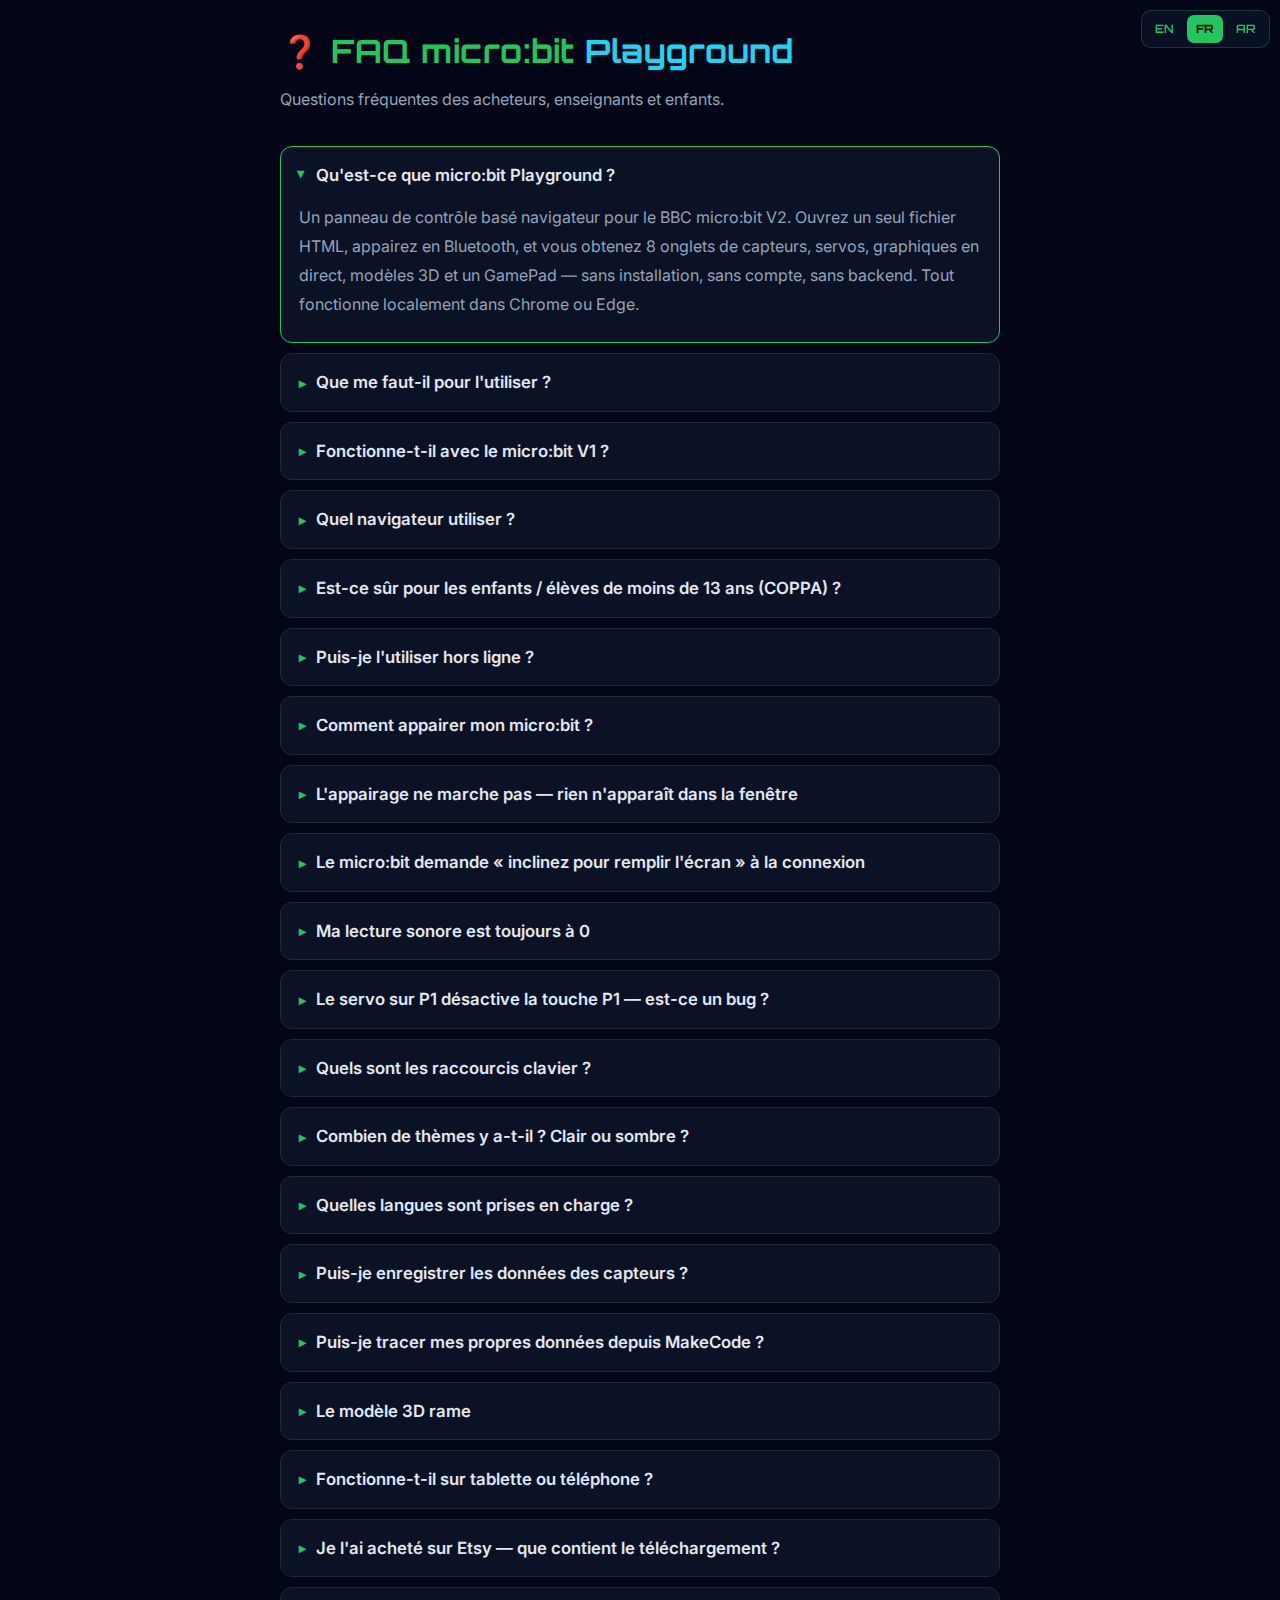
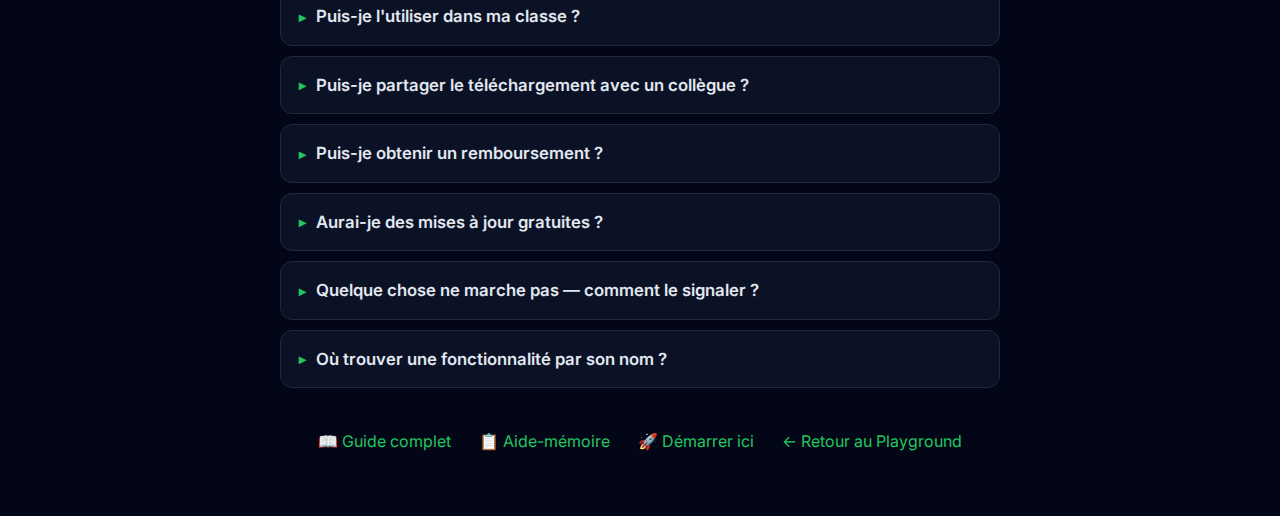
<file: docs/faq-fr.html>
<!doctype html>
<html lang="fr">
<head>
  <meta charset="utf-8" />
  <meta name="viewport" content="width=device-width, initial-scale=1" />
  <title>micro:bit Playground — FAQ</title>
  <meta name="description" content="FAQ pour micro:bit Playground — un panneau de contrôle Bluetooth basé navigateur pour le BBC micro:bit V2. Prérequis, navigateurs, sécurité des enfants, hors ligne, appairage, thèmes, langues, remboursements, et plus." />
  <link rel="preconnect" href="https://fonts.googleapis.com">
  <link rel="preconnect" href="https://fonts.gstatic.com" crossorigin>
  <link href="https://fonts.googleapis.com/css2?family=Orbitron:wght@500;700&family=Inter:wght@400;600;700&display=swap" rel="stylesheet">
  <style>
    :root {
      --bg: #020617; --card: #0b1226; --border: #1e293b;
      --accent: #22c55e; --accent2: #22d3ee; --text: #e2e8f0; --muted: #94a3b8;
    }
    * { margin: 0; padding: 0; box-sizing: border-box; }
    body { font-family: 'Inter', 'Segoe UI', sans-serif; background: var(--bg); color: var(--text); line-height: 1.7; }
    .faq { max-width: 760px; margin: 0 auto; padding: 24px 20px 60px; }
    h1 { font-family: 'Orbitron', sans-serif; font-size: 2rem; color: var(--accent); margin-bottom: 8px; letter-spacing: .5px; }
    h1 span { color: var(--accent2); }
    .subtitle { color: var(--muted); margin-bottom: 32px; }
    details { background: var(--card); border: 1px solid var(--border); border-radius: 12px; margin-bottom: 10px; overflow: hidden; }
    details[open] { border-color: var(--accent); }
    summary { padding: 14px 18px; font-size: 1.05rem; font-weight: 600; cursor: pointer; list-style: none; display: flex; align-items: center; gap: 10px; }
    summary::-webkit-details-marker { display: none; }
    summary::before { content: '▸'; color: var(--accent); font-size: 14px; transition: transform .15s; flex-shrink: 0; }
    details[open] summary::before { transform: rotate(90deg); }
    summary:hover { background: rgba(34,197,94,.05); }
    details > div { padding: 0 18px 16px; color: var(--muted); line-height: 1.8; }
    details > div p { margin-bottom: 8px; }
    a { color: var(--accent); text-decoration: none; }
    a:hover { text-decoration: underline; color: var(--accent2); }
    code { background: rgba(34,197,94,.1); color: var(--accent); padding: 2px 6px; border-radius: 4px; font-size: .9em; font-family: 'Orbitron', ui-monospace, monospace; }
    kbd { background: #0a1022; border: 1px solid var(--border); border-radius: 4px; padding: 2px 8px; font-size: .85em; font-family: 'Orbitron', monospace; color: var(--accent); }
    .links { text-align: center; margin-top: 40px; color: var(--muted); }
    .links a { margin: 0 12px; }
    @media (max-width: 600px) { .faq { padding: 16px 12px; } h1 { font-size: 1.5rem; } }
    @media print { body { background: #fff; color: #000; } details { border-color: #ccc; background: #fafafa; } details > div { color: #333; } .lang-switch { display:none; } }
  </style>
</head>
<body>
<nav class="lang-switch" aria-label="Langue" style="position:fixed;top:10px;right:10px;z-index:100;display:flex;gap:4px;font-family:'Orbitron',sans-serif;font-size:.72rem;background:rgba(11,18,38,.9);padding:4px;border-radius:10px;border:1px solid rgba(34,197,94,.25)">
  <a href="faq.html" style="padding:4px 9px;border-radius:7px;color:#22c55e;text-decoration:none;font-weight:600">EN</a>
  <a href="faq-fr.html" style="padding:4px 9px;border-radius:7px;background:#22c55e;color:#05140a;text-decoration:none;font-weight:800">FR</a>
  <a href="faq-ar.html" style="padding:4px 9px;border-radius:7px;color:#22c55e;text-decoration:none;font-weight:600">AR</a>
</nav>
<div class="faq">

<h1>❓ FAQ micro:bit <span>Playground</span></h1>
<p class="subtitle">Questions fréquentes des acheteurs, enseignants et enfants.</p>

<details open>
  <summary>Qu'est-ce que micro:bit Playground ?</summary>
  <div><p>Un panneau de contrôle basé navigateur pour le BBC micro:bit V2. Ouvrez un seul fichier HTML, appairez en Bluetooth, et vous obtenez 8 onglets de capteurs, servos, graphiques en direct, modèles 3D et un GamePad — sans installation, sans compte, sans backend. Tout fonctionne localement dans Chrome ou Edge.</p></div>
</details>

<details>
  <summary>Que me faut-il pour l'utiliser ?</summary>
  <div>
    <p>Quatre choses :</p>
    <ol>
      <li>Un <strong>BBC micro:bit V2</strong> (le V2 a le micro doré — le V1 n'a pas de capteur sonore).</li>
      <li>Un câble USB (pour flasher le firmware une fois) ou des piles (pour fonctionner sans fil).</li>
      <li>Un ordinateur avec <strong>Chrome</strong> ou <strong>Edge</strong>, Bluetooth activé.</li>
      <li>Le dossier téléchargé avec votre commande — <code>index.html</code> + <code>makecode.ts</code>.</li>
    </ol>
    <p>Guide complet dans <a href="start-fr.html">start-fr.html</a> et <a href="../SETUP.md">SETUP.md</a>.</p>
  </div>
</details>

<details>
  <summary>Fonctionne-t-il avec le micro:bit V1 ?</summary>
  <div><p>Majoritairement oui — mais le capteur sonore lit 0 sur le V1 car il n'a pas de microphone. Température, lumière, accéléromètre, boussole, boutons, broches tactiles, matrice LED et les deux servos fonctionnent tous. Pour un achat de classe, nous recommandons vivement le V2.</p></div>
</details>

<details>
  <summary>Quel navigateur utiliser ?</summary>
  <div>
    <p><strong>Chrome</strong> ou <strong>Edge</strong> sur bureau (Windows, macOS, Linux) ou Chrome sur Android. Ce sont les seuls navigateurs avec Web Bluetooth.</p>
    <ul>
      <li>✅ Chrome / Edge bureau — recommandé</li>
      <li>✅ Chrome Android — parfait pour des démos rapides</li>
      <li>⚠️ Safari macOS — derrière un drapeau expérimental, non recommandé</li>
      <li>❌ Firefox — pas de Web Bluetooth du tout</li>
      <li>❌ Safari iOS / iPadOS — Apple ne livre pas Web Bluetooth sur iPhone ou iPad</li>
    </ul>
  </div>
</details>

<details>
  <summary>Est-ce sûr pour les enfants / élèves de moins de 13 ans (COPPA) ?</summary>
  <div>
    <p>Oui. C'est aussi privé qu'une appli web peut l'être &mdash; <strong>conforme à l'esprit COPPA par conception</strong> :</p>
    <ul>
      <li>Aucun compte, aucun login, aucune inscription.</li>
      <li>Aucun analytics, aucun traceur, aucune télémétrie.</li>
      <li>Aucune donnée ne quitte l'ordinateur — enregistrements, étalonnages et sessions vivent dans <code>localStorage</code> et sur votre disque.</li>
      <li>Le seul trafic réseau est la récupération unique via CDN de Chart.js et Three.js, ensuite mises en cache hors ligne par le service worker.</li>
    </ul>
    <p>L'interface a un mode Débutant convivial qui masque les outils JSON-brut et bench jusqu'à ce que vous activiez le mode Expert.</p>
  </div>
</details>

<details>
  <summary>Puis-je l'utiliser hors ligne ?</summary>
  <div><p>Oui. L'appli est une <strong>Progressive Web App</strong>. Après le premier chargement, le service worker (<code>sw.js</code>) met en cache tout le HTML, CSS, JS, les ressources et les bibliothèques tierces. Vous pouvez vous déconnecter d'Internet et elle fonctionne toujours. Vous pouvez même l'installer sur l'écran d'accueil sur Chrome bureau ou Android.</p></div>
</details>

<details>
  <summary>Comment appairer mon micro:bit ?</summary>
  <div>
    <p>Flashez <code>makecode.ts</code> une fois, puis :</p>
    <ol>
      <li>Alimentez le micro:bit — il affiche une icône <strong>X</strong> (diffusion BLE).</li>
      <li>Ouvrez <code>index.html</code> dans Chrome/Edge.</li>
      <li>Cliquez <strong>🔗 Connecter au micro:bit</strong>.</li>
      <li>Choisissez votre carte (<code>BBC micro:bit [xxxxx]</code>) dans la fenêtre.</li>
      <li>La pastille d'état passe au vert → vous êtes connecté.</li>
    </ol>
    <p>L'appli se reconnecte automatiquement 3 fois (2 secondes d'écart) si la liaison chute.</p>
  </div>
</details>

<details>
  <summary>L'appairage ne marche pas — rien n'apparaît dans la fenêtre</summary>
  <div>
    <p>Vérifiez dans l'ordre :</p>
    <ol>
      <li><strong>Le micro:bit affiche-t-il un <kbd>X</kbd> ?</strong> Sinon, reflashez <code>makecode.ts</code>. Pas de X = pas de diffusion BLE.</li>
      <li><strong>Bluetooth activé sur l'ordinateur ?</strong> Vérifiez le panneau Bluetooth de l'OS, pas seulement le navigateur.</li>
      <li><strong>Êtes-vous sur Chrome/Edge ?</strong> Safari, Firefox et iPhones ne verront <em>jamais</em> le micro:bit.</li>
      <li><strong>HTTPS ou file:// ?</strong> Web Bluetooth exige <code>https://</code> ou <code>file://</code> (un double-clic fonctionne).</li>
      <li><strong>Vieille clé Bluetooth ?</strong> Les dongles USB antérieurs au Bluetooth 4.0 ne parlent pas BLE. Prenez un dongle Bluetooth 4.0+.</li>
    </ol>
    <p>Toujours bloqué ? Voir l'arbre de décision de dépannage dans <a href="guide.html">guide.html</a>.</p>
  </div>
</details>

<details>
  <summary>Le micro:bit demande « inclinez pour remplir l'écran » à la connexion</summary>
  <div><p>C'est le jeu d'étalonnage de boussole intégré, et notre firmware ne le déclenche que lorsque <em>vous</em> cliquez <strong>Étalonner</strong> dans l'onglet Capteurs. S'il démarre au boot, vous avez probablement flashé une ancienne version de <code>makecode.ts</code> — reflashez la version courante depuis votre téléchargement. Le polling boussole est désactivé par défaut précisément pour éviter cette invite.</p></div>
</details>

<details>
  <summary>Ma lecture sonore est toujours à 0</summary>
  <div><p>Vous avez un micro:bit V1 — le microphone a été ajouté au V2. Température, lumière, mouvement et tout le reste fonctionnent toujours. Passez au V2 pour le son.</p></div>
</details>

<details>
  <summary>Le servo sur P1 désactive la touche P1 — est-ce un bug ?</summary>
  <div><p>Non — c'est une sécurité. Un signal PWM sur une broche rend les lectures tactiles inutilisables, alors le firmware saute le polling tactile sur P1 tant que le Servo 1 est actif (idem pour P2 / Servo 2, et P0 / buzzer). Cliquez <strong>OFF</strong> à côté du servo pour relâcher la broche et récupérer le tactile.</p></div>
</details>

<details>
  <summary>Quels sont les raccourcis clavier ?</summary>
  <div>
    <p><kbd>Space</kbd> pause graphique · <kbd>1</kbd>–<kbd>8</kbd> changer d'onglet · <kbd>P</kbd> préréglages · <kbd>F</kbd> plein écran graphique · <kbd>K</kbd> effacer graphique · <kbd>Esc</kbd> fermer superposition.</p>
    <p>Référence complète : <a href="cheatsheet-fr.html">cheatsheet-fr.html</a>.</p>
  </div>
</details>

<details>
  <summary>Combien de thèmes y a-t-il ? Clair ou sombre ?</summary>
  <div>
    <p>Quatre thèmes, enregistrés dans localStorage :</p>
    <ul>
      <li>🌙 <strong>Stealth</strong> — bleu nuit foncé, accents verts (par défaut).</li>
      <li>⚡ <strong>Neon</strong> — lueur cyan cyberpunk.</li>
      <li>☁️ <strong>Arctic</strong> — thème clair net, idéal projecteur/polycopiés.</li>
      <li>🔥 <strong>Blaze</strong> — clair chaleureux aux accents ambrés.</li>
    </ul>
    <p>Basculez depuis le menu d'en-tête ou l'onglet Plus.</p>
  </div>
</details>

<details>
  <summary>Quelles langues sont prises en charge ?</summary>
  <div><p>Anglais 🇬🇧, Français 🇫🇷, et Arabe 🇩🇿 (avec mise en page droite-à-gauche complète). 367+ clés de traduction couvrent toute l'UI. Choisissez votre langue dans le menu drapeau de l'en-tête — le choix est conservé entre sessions.</p></div>
</details>

<details>
  <summary>Puis-je enregistrer les données des capteurs ?</summary>
  <div><p>Oui. Onglet Graphique → <strong>⏺ Enregistrer</strong> pour capturer chaque valeur avec horodatage, <strong>▶ Relecture</strong> pour rejouer, <strong>💾 Enregistrer la session</strong> pour exporter l'enregistrement en JSON. Vous pouvez aussi télécharger un PNG du graphique ou un CSV de tous les jeux de données.</p></div>
</details>

<details>
  <summary>Puis-je tracer mes propres données depuis MakeCode ?</summary>
  <div>
    <p>Absolument — toute ligne envoyée par votre firmware au format <code>GRAPH:&lt;label&gt;:&lt;value&gt;</code> est tracée automatiquement. Exemple :</p>
    <pre style="background:#0a1022;padding:10px;border-radius:8px;color:#22c55e;font-size:.85em;overflow-x:auto"><code>bluetooth.uartWriteLine("GRAPH:Distance:" + d)</code></pre>
    <p>Le navigateur assigne automatiquement une couleur adaptée au daltonisme. Aucune configuration.</p>
  </div>
</details>

<details>
  <summary>Le modèle 3D rame</summary>
  <div><p>Three.js tourne à 60 fps sur un ordinateur moderne, mais les GPU intégrés sur de vieux portables peinent parfois. Astuces : fermez d'autres onglets, désactivez <strong>Rotation Auto</strong>, choisissez un modèle plus simple (micro:bit V2 est le plus léger), ou coupez <strong>Live Sync</strong> un instant. L'appli ne bloque jamais le trafic BLE même si les frames 3D chutent.</p></div>
</details>

<details>
  <summary>Fonctionne-t-il sur tablette ou téléphone ?</summary>
  <div>
    <p><strong>Téléphones/tablettes Android</strong> avec Chrome — oui, l'UI est mobile-responsive (onglets à défilement horizontal, grille capteurs qui s'empile). <strong>iPhone/iPad</strong> — non, Apple ne livre pas Web Bluetooth sur iOS. Utilisez un appareil Android ou un ordinateur.</p>
  </div>
</details>

<details>
  <summary>Je l'ai acheté sur Etsy — que contient le téléchargement ?</summary>
  <div>
    <p>Tout ce dont vous avez besoin :</p>
    <ul>
      <li><code>index.html</code> — l'appli.</li>
      <li><code>makecode.ts</code> — le firmware à flasher une fois.</li>
      <li><code>SETUP.md</code> — démarrage rapide de 5 minutes.</li>
      <li><code>docs/</code> — guide, aide-mémoire, FAQ, page d'accueil, playbook Etsy.</li>
      <li><code>LICENSE</code> — votre licence personnelle/classe.</li>
    </ul>
    <p>Ouvrez <a href="start-fr.html">start-fr.html</a> pour le chemin le plus rapide vers votre première démo.</p>
  </div>
</details>

<details>
  <summary>Puis-je l'utiliser dans ma classe ?</summary>
  <div><p>Oui — la licence mono-utilisateur par défaut couvre un enseignant + ses élèves ou une famille. Pour les écoles avec plusieurs enseignants, nous proposons une <strong>Licence Site École</strong> (jusqu'à 30 enseignants sur un site, élèves illimités) en annonce Etsy séparée. Pour des districts ou un usage OEM, écrivez au vendeur via votre commande Etsy.</p></div>
</details>

<details>
  <summary>Puis-je partager le téléchargement avec un collègue ?</summary>
  <div><p>Non. La licence est mono-utilisateur — redistribution, revente ou réupload (y compris Google Drive, Dropbox, forks GitHub) interdits. Demandez à votre collègue d'acheter son propre exemplaire, ou prenez la Licence Site École si vous êtes sur le même campus. Conditions complètes dans <code>LICENSE</code>.</p></div>
</details>

<details>
  <summary>Puis-je obtenir un remboursement ?</summary>
  <div><p>Comme c'est un téléchargement numérique instantané, les remboursements ne sont généralement pas proposés après livraison des fichiers. Si l'appli ne fonctionne absolument pas dans votre configuration (ex. vous êtes sur iPhone sans avoir réalisé que Web Bluetooth n'y est pas pris en charge), écrivez au vendeur via votre commande Etsy — nous ferons au mieux.</p></div>
</details>

<details>
  <summary>Aurai-je des mises à jour gratuites ?</summary>
  <div><p>Oui. Chaque acheteur reçoit des mises à jour à vie via le mécanisme Etsy « J'ai modifié cette annonce » — retéléchargez le ZIP le plus récent depuis votre page Achats Etsy à tout moment. Voir <a href="../CHANGELOG.md">CHANGELOG.md</a> pour les nouveautés.</p></div>
</details>

<details>
  <summary>Quelque chose ne marche pas — comment le signaler ?</summary>
  <div><p>Écrivez au vendeur via votre commande Etsy. Précisez : navigateur + version, OS, version micro:bit (V1/V2) et le message d'erreur ou toast exact. Les captures d'écran aident beaucoup. La plupart des problèmes sont liés à V1-vs-V2, au navigateur ou au dongle Bluetooth — l'arbre de dépannage intégré en résout 80 %.</p></div>
</details>

<details>
  <summary>Où trouver une fonctionnalité par son nom ?</summary>
  <div>
    <p>Deux endroits :</p>
    <ol>
      <li>Dans l'appli : le bouton <strong>?</strong> de l'en-tête ouvre la superposition du guide avec une table des matières dynamique.</li>
      <li><a href="guide.html">guide.html</a> → <kbd>Ctrl+F</kbd> cherche dans tout le guide hors ligne.</li>
    </ol>
  </div>
</details>

<div class="links">
  <a href="guide.html">📖 Guide complet</a>
  <a href="cheatsheet-fr.html">📋 Aide-mémoire</a>
  <a href="start-fr.html">🚀 Démarrer ici</a>
  <a href="../index.html">← Retour au Playground</a>
</div>

</div>
</body>
</html>
</file>
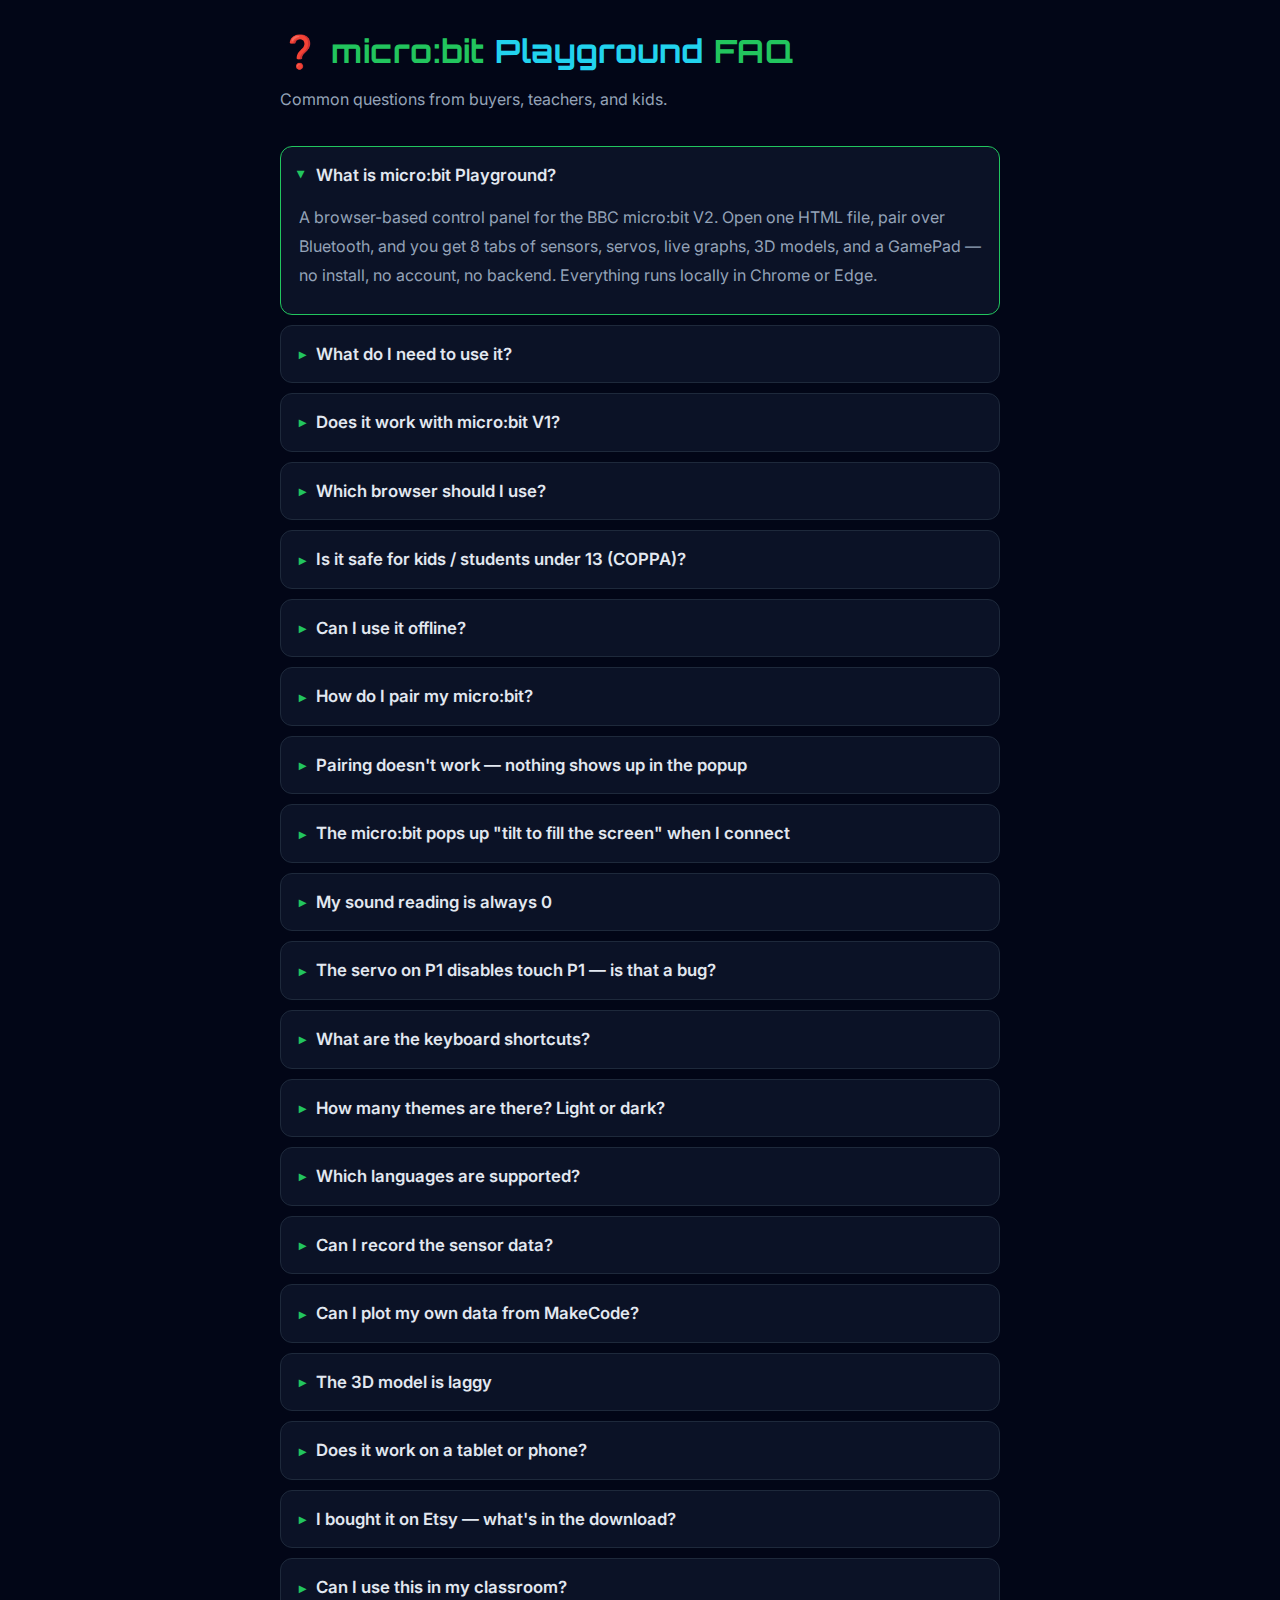
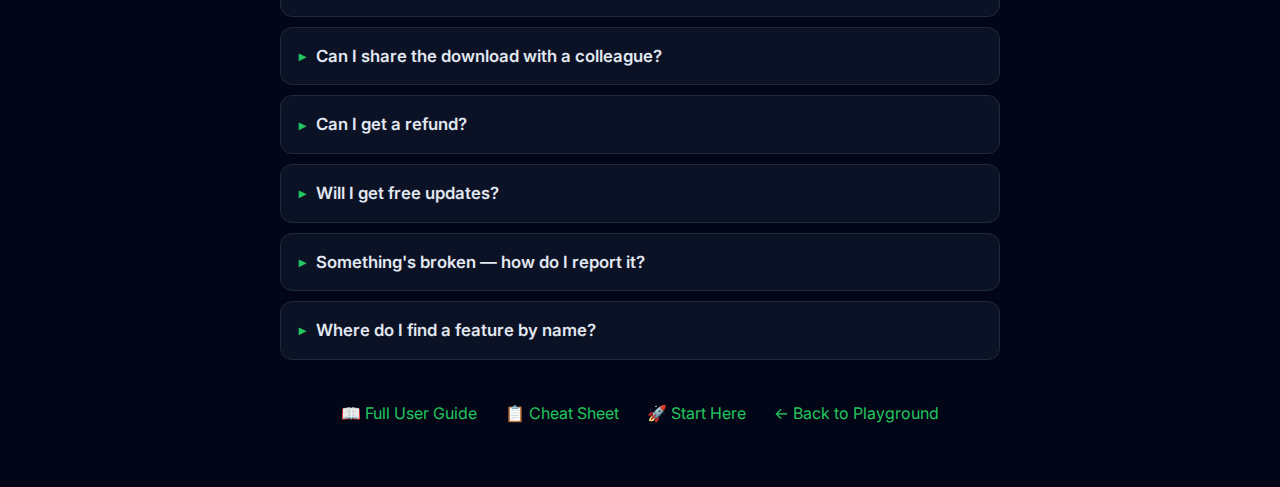
<file: docs/faq.html>
<!doctype html>
<html lang="en">
<head>
  <meta charset="utf-8" />
  <meta name="viewport" content="width=device-width, initial-scale=1" />
  <title>micro:bit Playground — FAQ</title>
  <meta name="description" content="FAQ for micro:bit Playground — a browser-based Bluetooth control panel for the BBC micro:bit V2. Covers requirements, browsers, kid-safety, offline use, pairing issues, themes, languages, refunds, and more." />
  <script type="application/ld+json">
  {
    "@context": "https://schema.org",
    "@type": "FAQPage",
    "mainEntity": [
      {
        "@type": "Question",
        "name": "Do I need to know how to code to use micro:bit Playground?",
        "acceptedAnswer": { "@type": "Answer", "text": "No. Flash the included firmware once (a one-click drag-and-drop from makecode.microbit.org), open the app in Chrome or Edge, and click Connect. Everything is a button, slider, or toggle." }
      },
      {
        "@type": "Question",
        "name": "Which browsers are supported?",
        "acceptedAnswer": { "@type": "Answer", "text": "Chrome or Edge on desktop (Windows, macOS, Chromebook, Linux) and Chrome on Android. Safari, Firefox, iPhone, and iPad are not supported because Apple does not allow Web Bluetooth on iOS." }
      },
      {
        "@type": "Question",
        "name": "Does it work on a Chromebook?",
        "acceptedAnswer": { "@type": "Answer", "text": "Yes. Chromebook is the primary target. The app installs as a PWA, works offline after the first load, and Web Bluetooth is supported out of the box." }
      },
      {
        "@type": "Question",
        "name": "Is it safe for kids / students under 13?",
        "acceptedAnswer": { "@type": "Answer", "text": "Yes. The app runs 100% locally in the browser. No accounts, no sign-ins, no data collection, no cloud, no telemetry, no analytics. Nothing leaves the device — COPPA-friendly by design." }
      },
      {
        "@type": "Question",
        "name": "Does it need micro:bit V2 or will V1 work?",
        "acceptedAnswer": { "@type": "Answer", "text": "V2 is recommended — it has the sound sensor and better battery. V1 connects and works for everything except sound." }
      },
      {
        "@type": "Question",
        "name": "Do you offer refunds?",
        "acceptedAnswer": { "@type": "Answer", "text": "Because this is an instant digital download, refunds can't be offered once the ZIP has been delivered. Please verify compatibility (Chrome or Edge, desktop, BBC micro:bit V2) before buying. If the product doesn't work as described on a supported browser, message within 14 days and we'll make it right." }
      },
      {
        "@type": "Question",
        "name": "Will it get updates?",
        "acceptedAnswer": { "@type": "Answer", "text": "Yes. Free updates within the v1.x line (new features + bug fixes), plus guaranteed bug-fix updates for 12 months after purchase. A future v2.x would be a separate listing with an upgrade discount for existing buyers." }
      },
      {
        "@type": "Question",
        "name": "Can I use it in my classroom of 30 students?",
        "acceptedAnswer": { "@type": "Answer", "text": "Yes — the single-teacher license covers one teacher and their students at one school. For multi-teacher schools there's a separate School Site License ($199, up to 30 teachers, unlimited students)." }
      }
    ]
  }
  </script>
  <link rel="preconnect" href="https://fonts.googleapis.com">
  <link rel="preconnect" href="https://fonts.gstatic.com" crossorigin>
  <link href="https://fonts.googleapis.com/css2?family=Orbitron:wght@500;700&family=Inter:wght@400;600;700&display=swap" rel="stylesheet">
  <style>
    :root {
      --bg: #020617; --card: #0b1226; --border: #1e293b;
      --accent: #22c55e; --accent2: #22d3ee; --text: #e2e8f0; --muted: #94a3b8;
    }
    * { margin: 0; padding: 0; box-sizing: border-box; }
    body { font-family: 'Inter', 'Segoe UI', sans-serif; background: var(--bg); color: var(--text); line-height: 1.7; }
    .faq { max-width: 760px; margin: 0 auto; padding: 24px 20px 60px; }
    h1 { font-family: 'Orbitron', sans-serif; font-size: 2rem; color: var(--accent); margin-bottom: 8px; letter-spacing: .5px; }
    h1 span { color: var(--accent2); }
    .subtitle { color: var(--muted); margin-bottom: 32px; }
    details { background: var(--card); border: 1px solid var(--border); border-radius: 12px; margin-bottom: 10px; overflow: hidden; }
    details[open] { border-color: var(--accent); }
    summary { padding: 14px 18px; font-size: 1.05rem; font-weight: 600; cursor: pointer; list-style: none; display: flex; align-items: center; gap: 10px; }
    summary::-webkit-details-marker { display: none; }
    summary::before { content: '▸'; color: var(--accent); font-size: 14px; transition: transform .15s; flex-shrink: 0; }
    details[open] summary::before { transform: rotate(90deg); }
    summary:hover { background: rgba(34,197,94,.05); }
    details > div { padding: 0 18px 16px; color: var(--muted); line-height: 1.8; }
    details > div p { margin-bottom: 8px; }
    a { color: var(--accent); text-decoration: none; }
    a:hover { text-decoration: underline; color: var(--accent2); }
    code { background: rgba(34,197,94,.1); color: var(--accent); padding: 2px 6px; border-radius: 4px; font-size: .9em; font-family: 'Orbitron', ui-monospace, monospace; }
    kbd { background: #0a1022; border: 1px solid var(--border); border-radius: 4px; padding: 2px 8px; font-size: .85em; font-family: 'Orbitron', monospace; color: var(--accent); }
    .links { text-align: center; margin-top: 40px; color: var(--muted); }
    .links a { margin: 0 12px; }
    @media (max-width: 600px) { .faq { padding: 16px 12px; } h1 { font-size: 1.5rem; } }
    @media print { body { background: #fff; color: #000; } details { border-color: #ccc; background: #fafafa; } details > div { color: #333; } }
  </style>
</head>
<body>
<div class="faq">

<h1>❓ micro:bit <span>Playground</span> FAQ</h1>
<p class="subtitle">Common questions from buyers, teachers, and kids.</p>

<details open>
  <summary>What is micro:bit Playground?</summary>
  <div><p>A browser-based control panel for the BBC micro:bit V2. Open one HTML file, pair over Bluetooth, and you get 8 tabs of sensors, servos, live graphs, 3D models, and a GamePad — no install, no account, no backend. Everything runs locally in Chrome or Edge.</p></div>
</details>

<details>
  <summary>What do I need to use it?</summary>
  <div>
    <p>Four things:</p>
    <ol>
      <li>A <strong>BBC micro:bit V2</strong> (the V2 has the gold microphone — V1 lacks the sound sensor).</li>
      <li>A USB cable (to flash the firmware once) or batteries (to run untethered).</li>
      <li>A computer with <strong>Chrome</strong> or <strong>Edge</strong>, Bluetooth enabled.</li>
      <li>The download folder from your order — <code>index.html</code> + <code>makecode.ts</code>.</li>
    </ol>
    <p>Full walkthrough in <a href="start.html">start.html</a> and <a href="../SETUP.md">SETUP.md</a>.</p>
  </div>
</details>

<details>
  <summary>Does it work with micro:bit V1?</summary>
  <div><p>Mostly yes — but the sound sensor reads 0 on V1 because V1 has no microphone. Temperature, light, accelerometer, compass, buttons, touch pins, LED matrix, and both servos all still work. For classroom purchases we strongly recommend V2.</p></div>
</details>

<details>
  <summary>Which browser should I use?</summary>
  <div>
    <p><strong>Chrome</strong> or <strong>Edge</strong> on desktop (Windows, macOS, Linux) or Chrome on Android. These are the only browsers with Web Bluetooth.</p>
    <ul>
      <li>✅ Chrome / Edge desktop — recommended</li>
      <li>✅ Chrome Android — works well for quick demos</li>
      <li>⚠️ Safari macOS — behind an experimental flag, not recommended</li>
      <li>❌ Firefox — no Web Bluetooth at all</li>
      <li>❌ Safari iOS / iPadOS — Apple does not ship Web Bluetooth on iPhone or iPad</li>
    </ul>
  </div>
</details>

<details>
  <summary>Is it safe for kids / students under 13 (COPPA)?</summary>
  <div>
    <p>Yes. This is as private as a browser app can be &mdash; <strong>COPPA-friendly by design</strong>:</p>
    <ul>
      <li>No account, no login, no sign-up.</li>
      <li>No analytics, no trackers, no telemetry.</li>
      <li>No data leaves the child's computer — recordings, calibrations, and saved sessions all live in <code>localStorage</code> and on your disk.</li>
      <li>The only network traffic is the one-time CDN fetch for Chart.js and Three.js, which the service worker then caches offline.</li>
    </ul>
    <p>The interface has a friendly Beginner mode that hides the raw-JSON and bench tools until you flip the Expert switch.</p>
  </div>
</details>

<details>
  <summary>Can I use it offline?</summary>
  <div><p>Yes. The app is a <strong>Progressive Web App</strong>. After the first load, the service worker (<code>sw.js</code>) caches all HTML, CSS, JS, assets, and third-party libraries. You can unplug from the internet and it still runs. You can even install it to your home-screen on Chrome desktop or Android.</p></div>
</details>

<details>
  <summary>How do I pair my micro:bit?</summary>
  <div>
    <p>Flash <code>makecode.ts</code> once, then:</p>
    <ol>
      <li>Power the micro:bit — it shows an <strong>X</strong> icon (advertising BLE).</li>
      <li>Open <code>index.html</code> in Chrome/Edge.</li>
      <li>Click <strong>🔗 Connect to micro:bit</strong>.</li>
      <li>Pick your board (<code>BBC micro:bit [xxxxx]</code>) from the popup.</li>
      <li>The status chip turns green → you're connected.</li>
    </ol>
    <p>The app auto-reconnects 3 times (2 seconds apart) if the link drops unexpectedly.</p>
  </div>
</details>

<details>
  <summary>Pairing doesn't work — nothing shows up in the popup</summary>
  <div>
    <p>Run through these in order:</p>
    <ol>
      <li><strong>Is the micro:bit showing an <kbd>X</kbd>?</strong> If not, re-flash <code>makecode.ts</code>. No X = not advertising BLE.</li>
      <li><strong>Is Bluetooth ON on the computer?</strong> Check the OS Bluetooth panel, not just the browser.</li>
      <li><strong>Are you on Chrome/Edge?</strong> Safari, Firefox, and iPhones will <em>never</em> see the micro:bit.</li>
      <li><strong>HTTPS or file://?</strong> Web Bluetooth needs <code>https://</code> or <code>file://</code> (double-clicking the HTML works).</li>
      <li><strong>Old Bluetooth dongle?</strong> USB dongles older than Bluetooth 4.0 don't speak BLE. Get a Bluetooth 4.0+ dongle.</li>
    </ol>
    <p>Still stuck? See the troubleshooting decision tree in <a href="guide.html">guide.html</a>.</p>
  </div>
</details>

<details>
  <summary>The micro:bit pops up "tilt to fill the screen" when I connect</summary>
  <div><p>That's the built-in compass-calibration game, and our firmware only triggers it when <em>you</em> click <strong>Calibrate</strong> in the Sensors tab. If it fires on boot, you probably flashed an older build of <code>makecode.ts</code> — reflash the current version from your download. Compass polling is disabled by default precisely to avoid this prompt at startup.</p></div>
</details>

<details>
  <summary>My sound reading is always 0</summary>
  <div><p>You have a micro:bit V1 — the microphone was added in V2. Temperature, light, motion, and everything else still works. Upgrade to V2 for sound.</p></div>
</details>

<details>
  <summary>The servo on P1 disables touch P1 — is that a bug?</summary>
  <div><p>No — it's a safety feature. A PWM signal on a pin makes touch readings unusable, so the firmware skips touch polling on P1 while Servo 1 is active (same for P2 / Servo 2, and P0 / buzzer). Click <strong>OFF</strong> next to the servo to release the pin and get touch back.</p></div>
</details>

<details>
  <summary>What are the keyboard shortcuts?</summary>
  <div>
    <p><kbd>Space</kbd> pause graph · <kbd>1</kbd>–<kbd>8</kbd> switch tabs · <kbd>P</kbd> presets · <kbd>F</kbd> fullscreen graph · <kbd>K</kbd> clear graph · <kbd>Esc</kbd> close overlay.</p>
    <p>Full reference: <a href="cheatsheet.html">cheatsheet.html</a>.</p>
  </div>
</details>

<details>
  <summary>How many themes are there? Light or dark?</summary>
  <div>
    <p>Four themes, saved to localStorage:</p>
    <ul>
      <li>🌙 <strong>Stealth</strong> — dark navy, green accents (default).</li>
      <li>⚡ <strong>Neon</strong> — cyberpunk cyan glow.</li>
      <li>☁️ <strong>Arctic</strong> — clean light theme, best for projectors/handouts.</li>
      <li>🔥 <strong>Blaze</strong> — warm light with amber accents.</li>
    </ul>
    <p>Switch from the header dropdown or the More tab.</p>
  </div>
</details>

<details>
  <summary>Which languages are supported?</summary>
  <div><p>English 🇬🇧, French 🇫🇷, and Arabic 🇩🇿 (with full right-to-left layout). 367+ translation keys cover the whole UI. Pick your language from the header flag dropdown — the choice is saved across sessions.</p></div>
</details>

<details>
  <summary>Can I record the sensor data?</summary>
  <div><p>Yes. Graph tab → <strong>⏺ Record</strong> to capture every data point with timestamps, <strong>▶ Replay</strong> to play back, <strong>💾 Save Session</strong> to export the recording as a JSON file. You can also download a PNG of the chart or a CSV of all datasets.</p></div>
</details>

<details>
  <summary>Can I plot my own data from MakeCode?</summary>
  <div>
    <p>Absolutely — any line your firmware sends matching <code>GRAPH:&lt;label&gt;:&lt;value&gt;</code> is plotted automatically. Example:</p>
    <pre style="background:#0a1022;padding:10px;border-radius:8px;color:#22c55e;font-size:.85em;overflow-x:auto"><code>bluetooth.uartWriteLine("GRAPH:Distance:" + d)</code></pre>
    <p>The browser auto-assigns a colorblind-friendly line color. No configuration needed.</p>
  </div>
</details>

<details>
  <summary>The 3D model is laggy</summary>
  <div><p>Three.js runs at 60 fps on any modern computer, but integrated GPUs on older laptops can struggle. Tips: close other tabs, disable <strong>Auto Rotate</strong>, switch to a simpler model (micro:bit V2 is lightest), or turn off <strong>Live Sync</strong> briefly. The app never blocks BLE traffic even if 3D frames drop.</p></div>
</details>

<details>
  <summary>Does it work on a tablet or phone?</summary>
  <div>
    <p><strong>Android phones/tablets</strong> with Chrome — yes, the UI is mobile-responsive (tabs scroll horizontally, sensor grid stacks). <strong>iPhone/iPad</strong> — no, because Apple does not ship Web Bluetooth on iOS. Use an Android device or a computer.</p>
  </div>
</details>

<details>
  <summary>I bought it on Etsy — what's in the download?</summary>
  <div>
    <p>Everything you need, including:</p>
    <ul>
      <li><code>index.html</code> — the app.</li>
      <li><code>makecode.ts</code> — the firmware to flash once.</li>
      <li><code>SETUP.md</code> — the 5-minute quick-start.</li>
      <li><code>docs/</code> — guide, cheat sheet, FAQ, start page, Etsy playbook.</li>
      <li><code>LICENSE</code> — your personal/classroom license.</li>
    </ul>
    <p>Open <a href="start.html">start.html</a> for the fastest path to your first demo.</p>
  </div>
</details>

<details>
  <summary>Can I use this in my classroom?</summary>
  <div><p>Yes — the default single-user license covers one teacher + their students or one family. For multi-teacher schools, we offer a <strong>School Site License</strong> (up to 30 teachers at one location, unlimited students) as a separate Etsy listing. For districts or OEM use, message the seller through your Etsy order.</p></div>
</details>

<details>
  <summary>Can I share the download with a colleague?</summary>
  <div><p>No. The license is single-user — redistribution, resale, or re-uploading (including Google Drive, Dropbox, GitHub forks) is not permitted. Ask your colleague to buy their own copy, or grab the School Site License if you're on the same campus. Full terms in <code>LICENSE</code>.</p></div>
</details>

<details>
  <summary>Can I get a refund?</summary>
  <div><p>Because this is an instant digital download, refunds are generally not available once the files have been delivered. If the app doesn't work at all on your setup (e.g. you're on an iPhone and didn't realise Web Bluetooth isn't supported), message the seller through your Etsy order — we'll try to make it right.</p></div>
</details>

<details>
  <summary>Will I get free updates?</summary>
  <div><p>Yes. Every buyer gets lifetime updates via the Etsy "I've made a change to this listing" mechanism — re-download the latest ZIP anytime from your Etsy Purchases page. Check <a href="../CHANGELOG.md">CHANGELOG.md</a> to see what's new.</p></div>
</details>

<details>
  <summary>Something's broken — how do I report it?</summary>
  <div><p>Message the seller through your Etsy order. Include: browser + version, OS, micro:bit version (V1/V2), and the exact error or toast text. Screenshots help a lot. Most issues turn out to be V1-vs-V2, browser, or Bluetooth-dongle related — the in-app troubleshooting decision tree catches 80% of them.</p></div>
</details>

<details>
  <summary>Where do I find a feature by name?</summary>
  <div>
    <p>Two places:</p>
    <ol>
      <li>In-app: the <strong>?</strong> button in the header opens the guide overlay with a live table of contents.</li>
      <li><a href="guide.html">guide.html</a> → <kbd>Ctrl+F</kbd> searches the whole offline guide.</li>
    </ol>
  </div>
</details>

<div class="links">
  <a href="guide.html">📖 Full User Guide</a>
  <a href="cheatsheet.html">📋 Cheat Sheet</a>
  <a href="start.html">🚀 Start Here</a>
  <a href="../index.html">← Back to Playground</a>
</div>

</div>
</body>
</html>
</file>
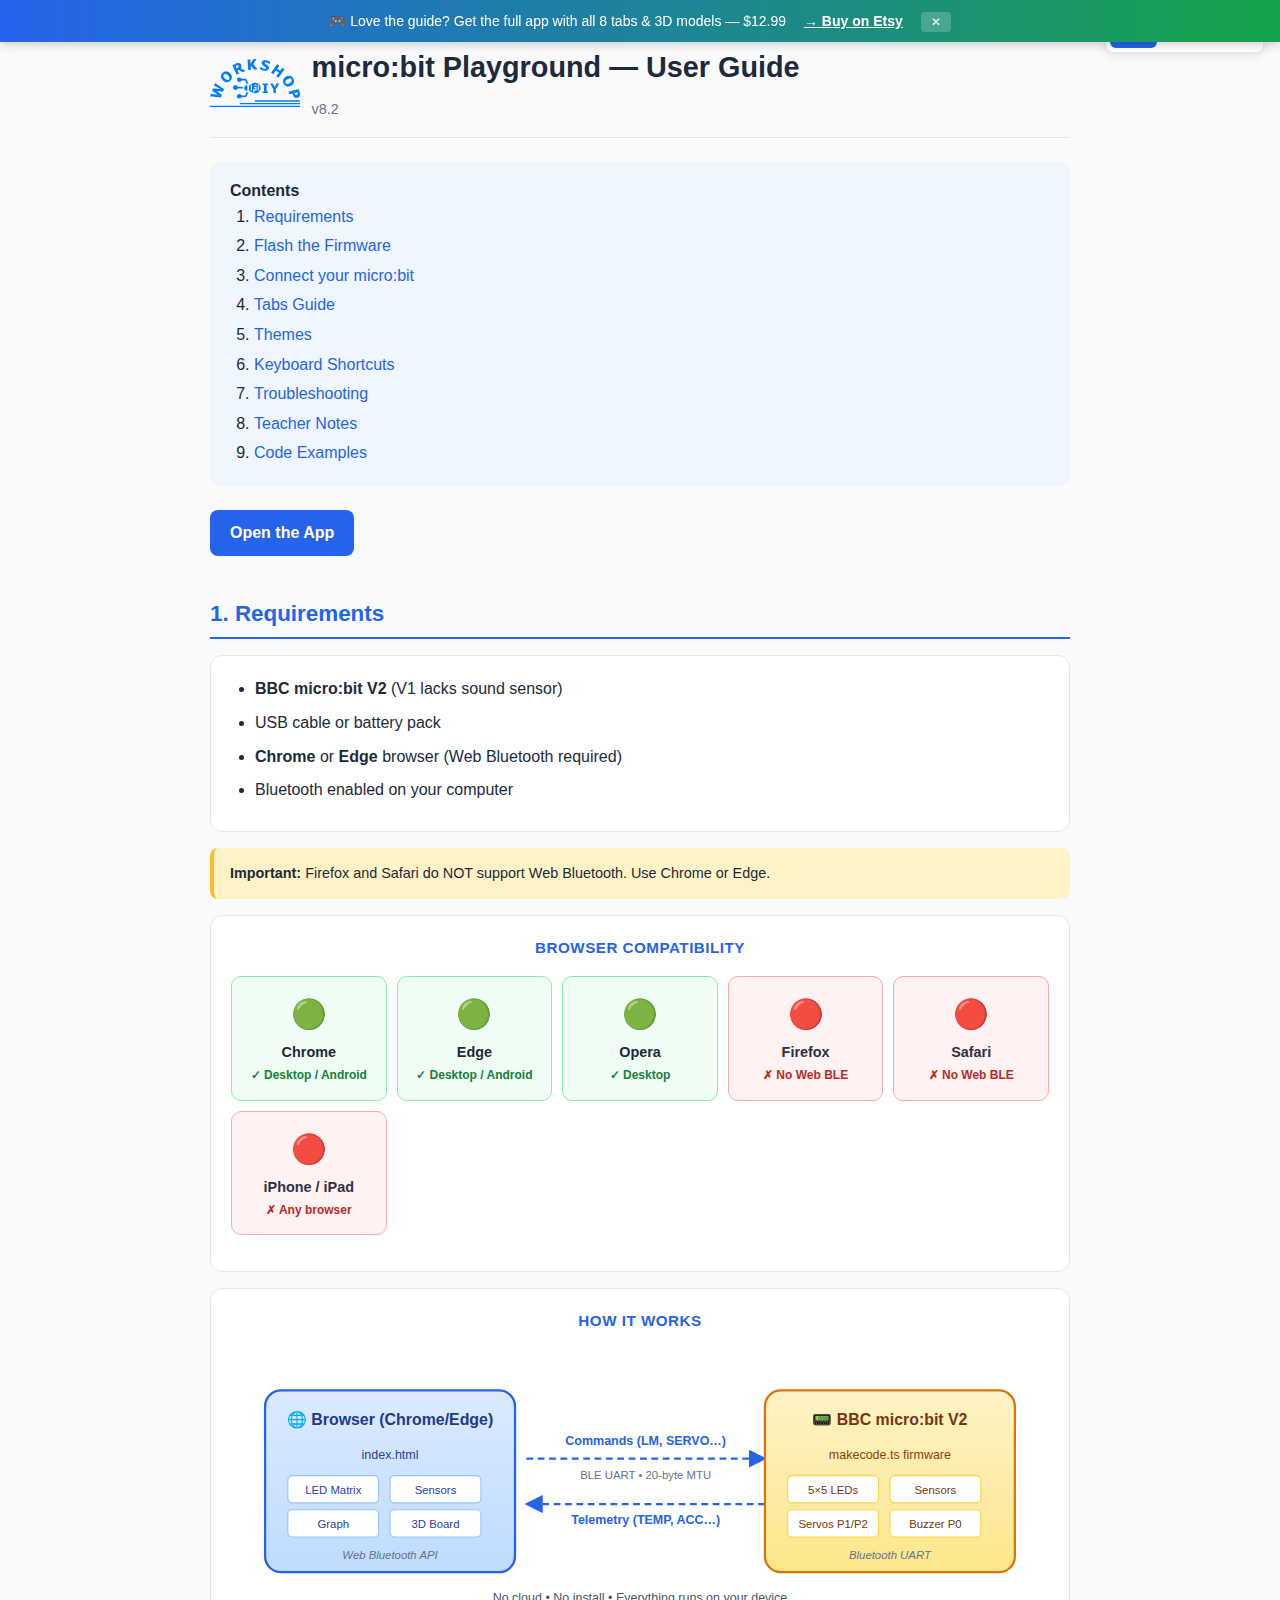
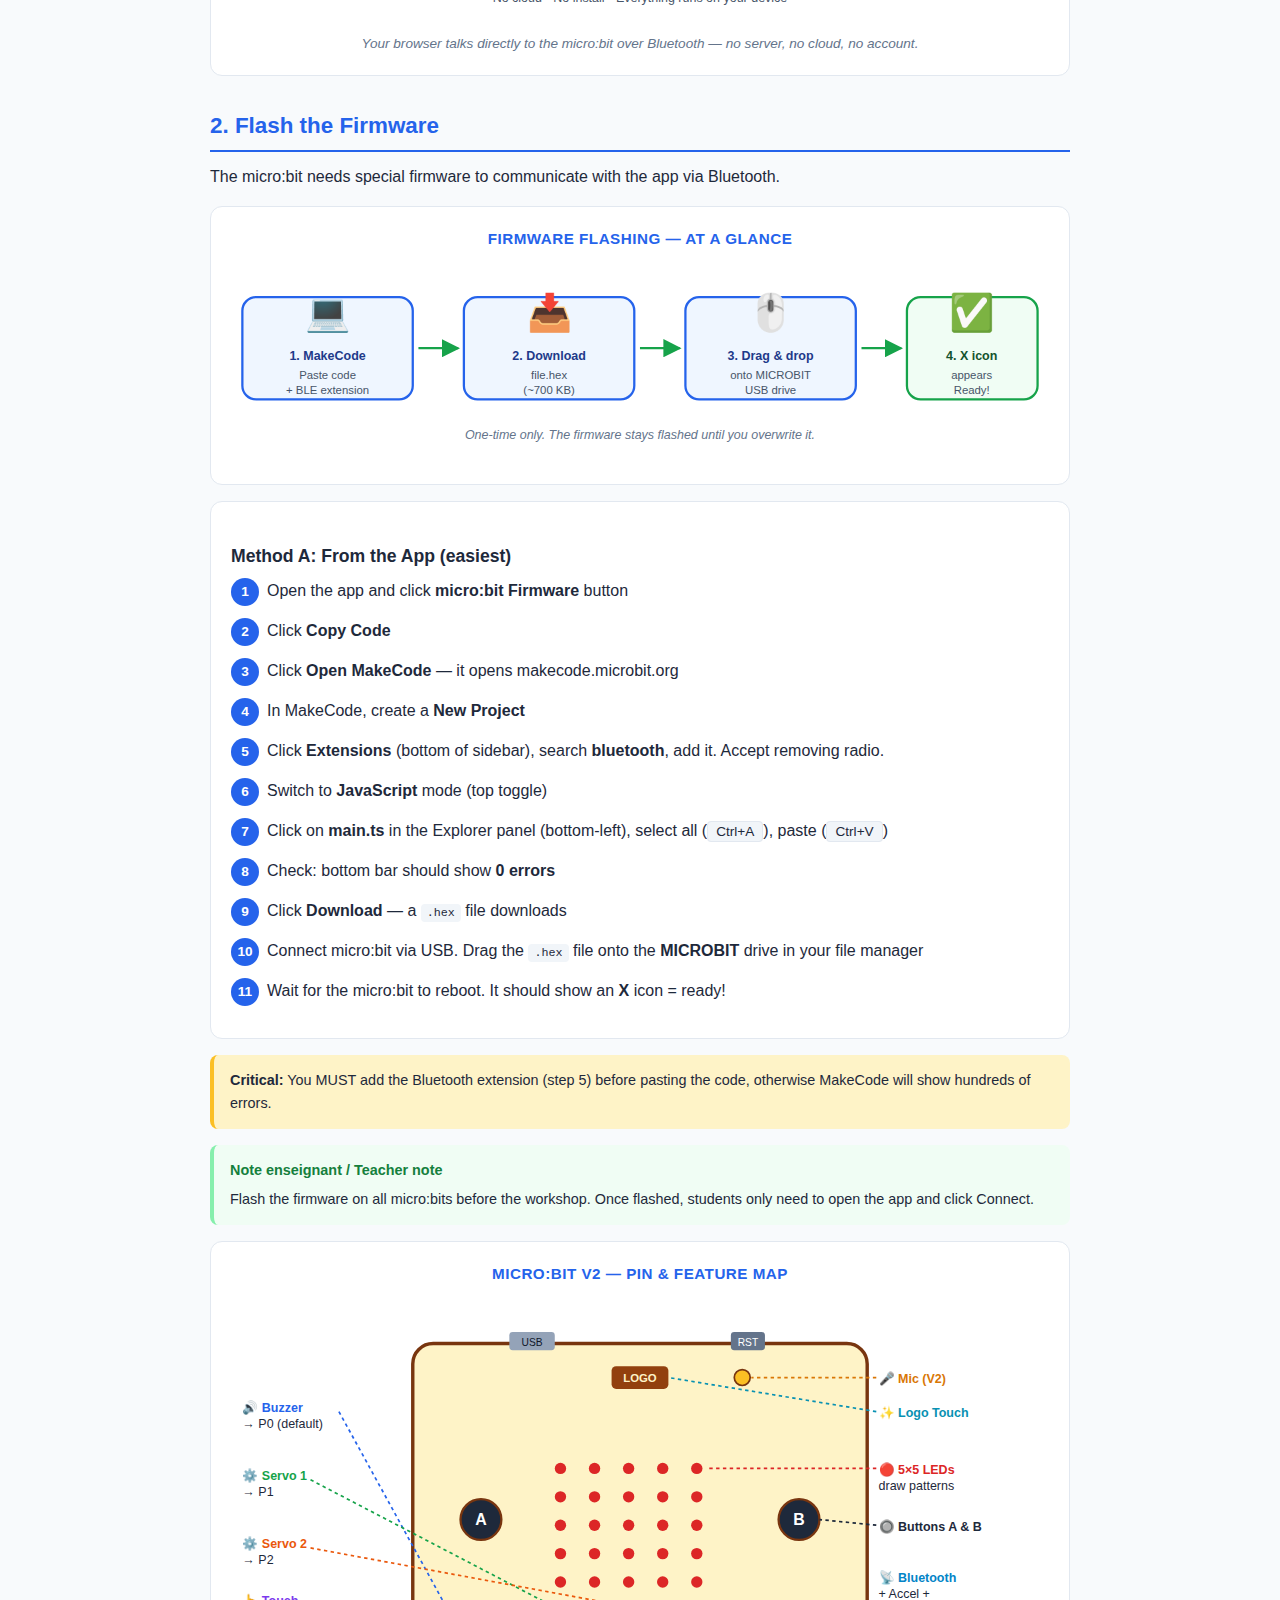
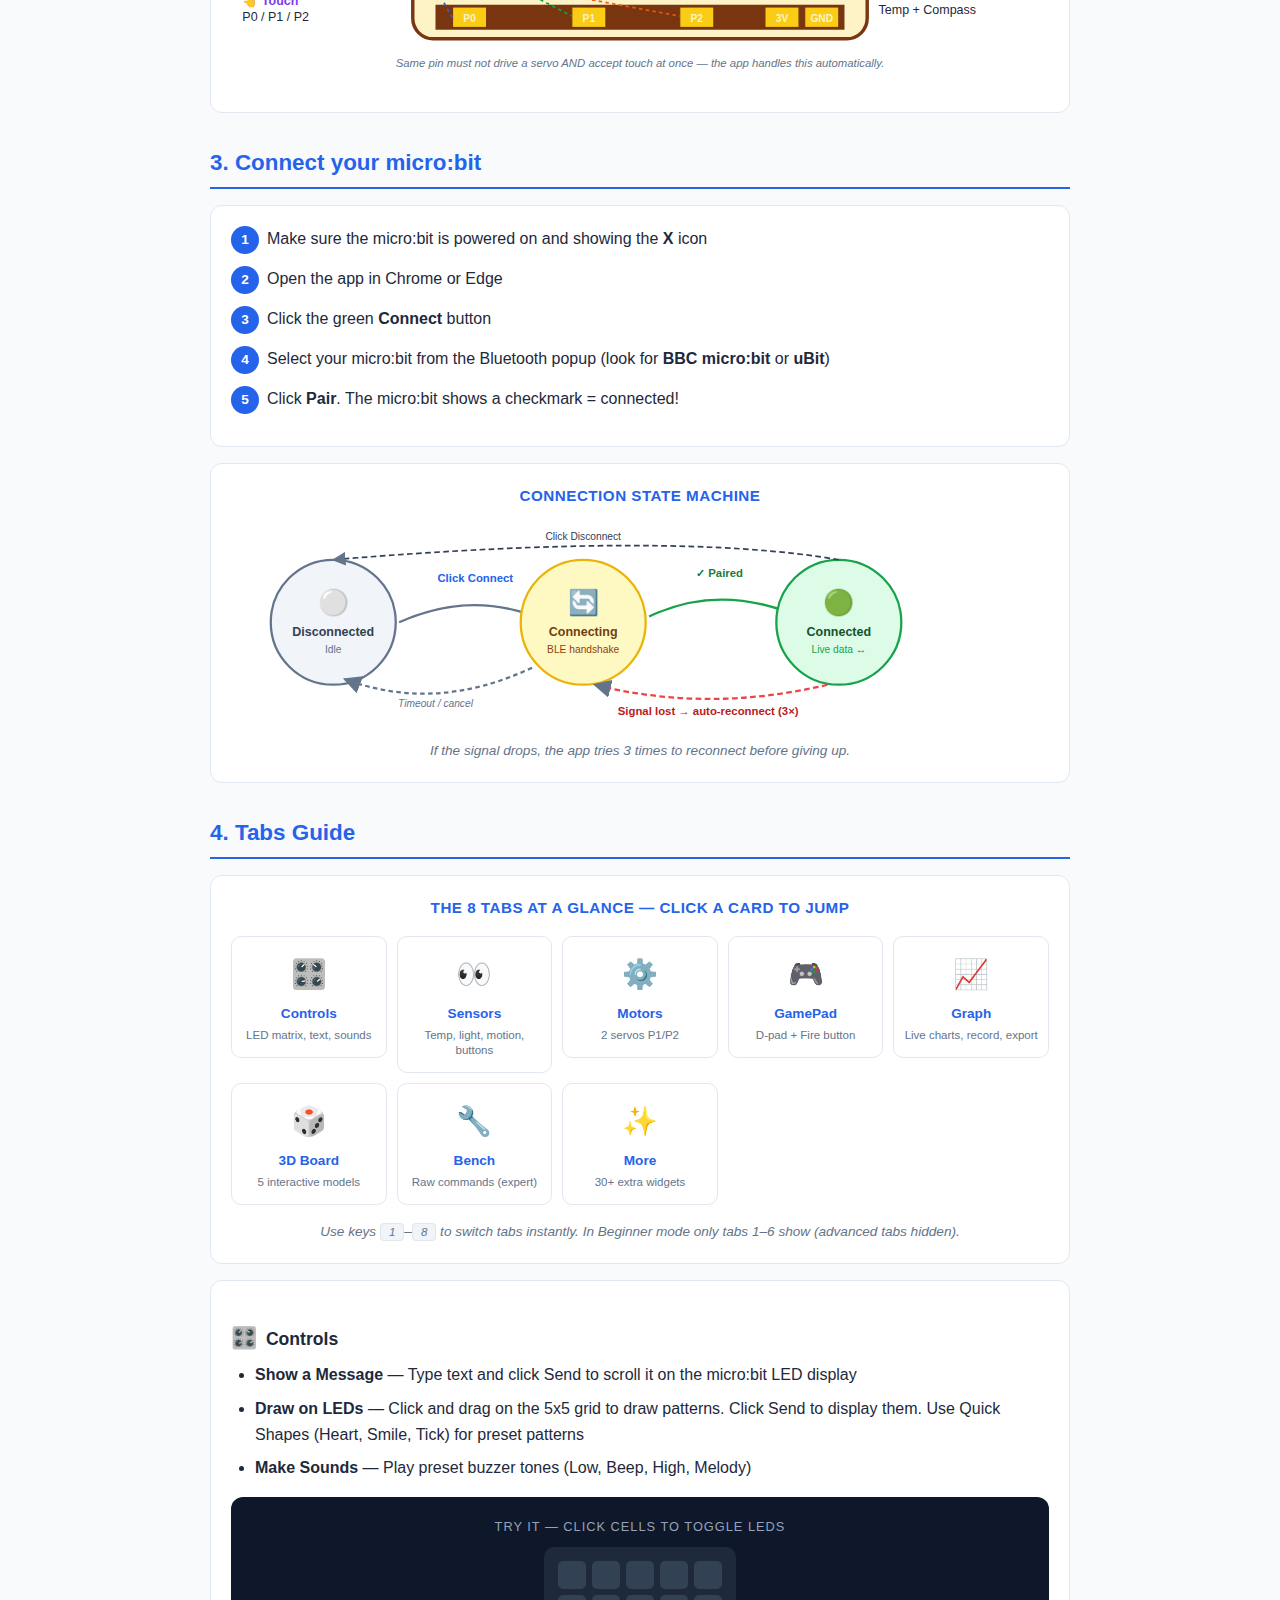
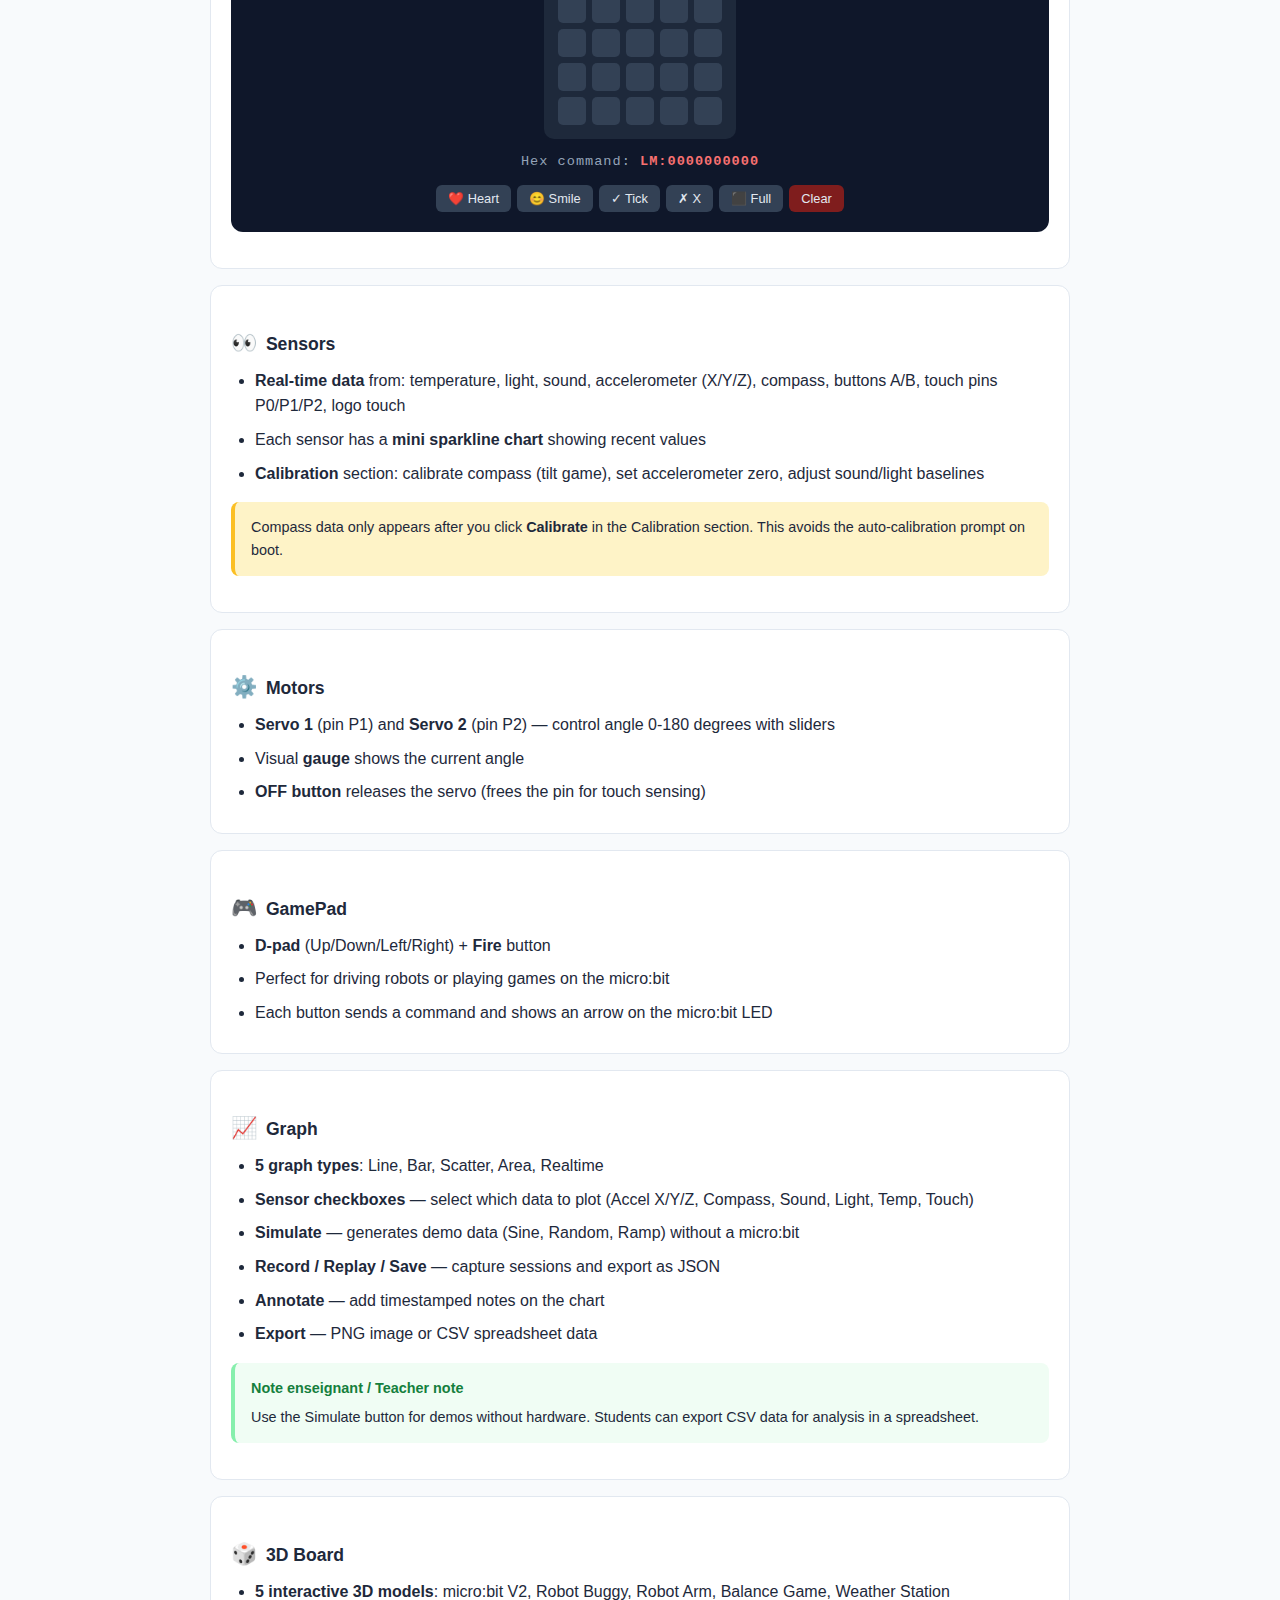
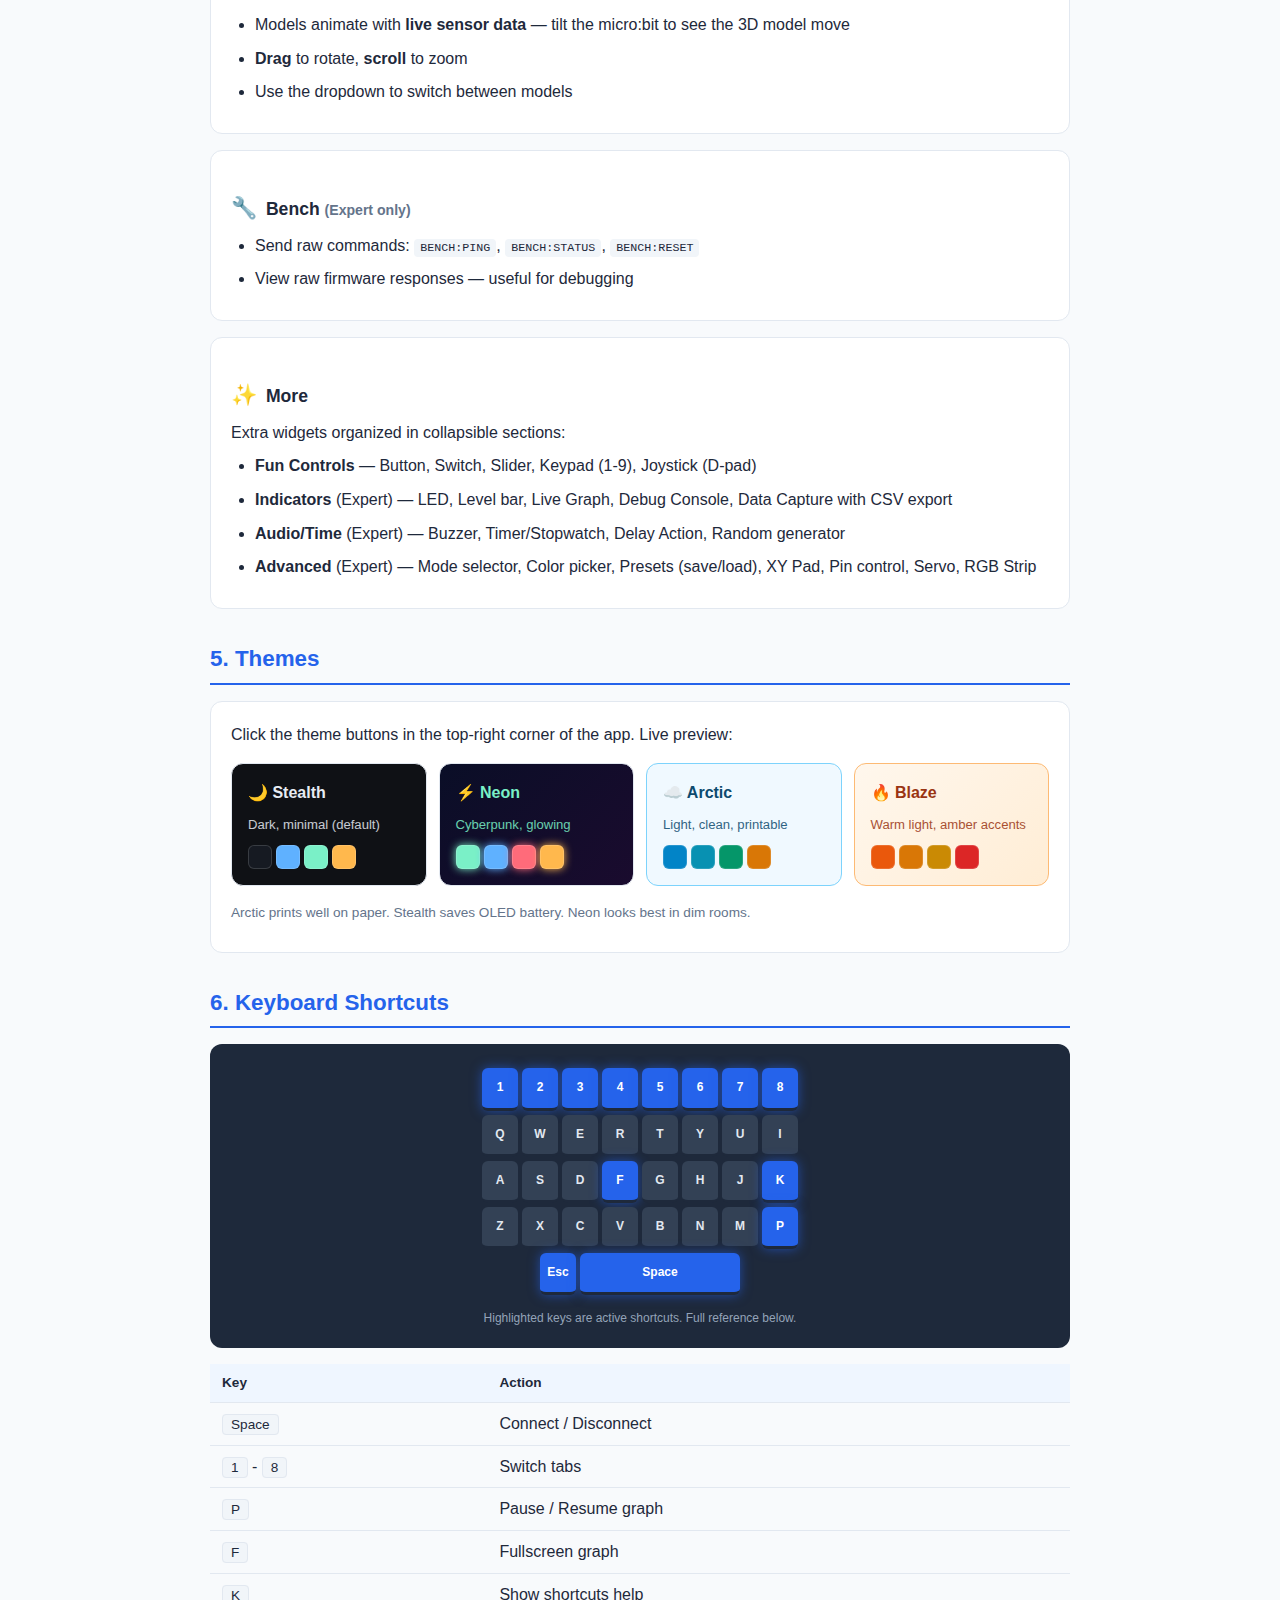
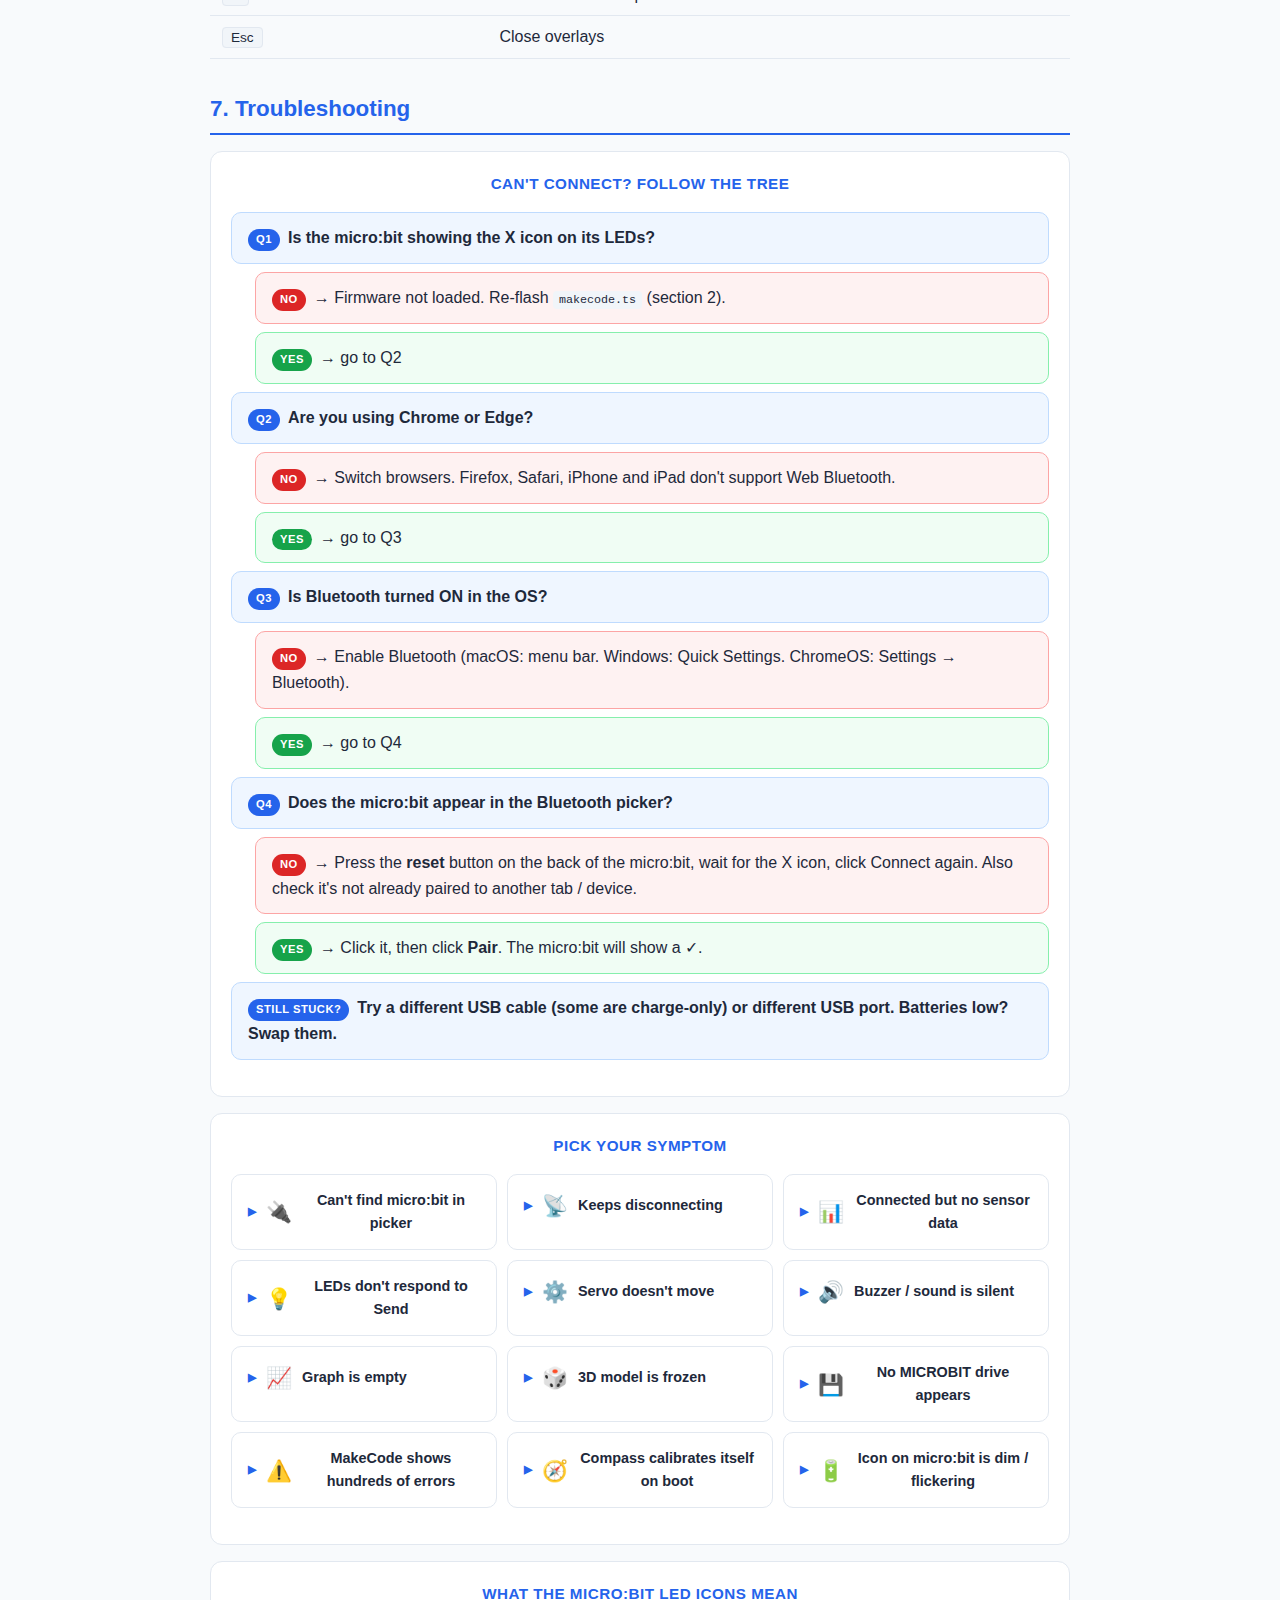
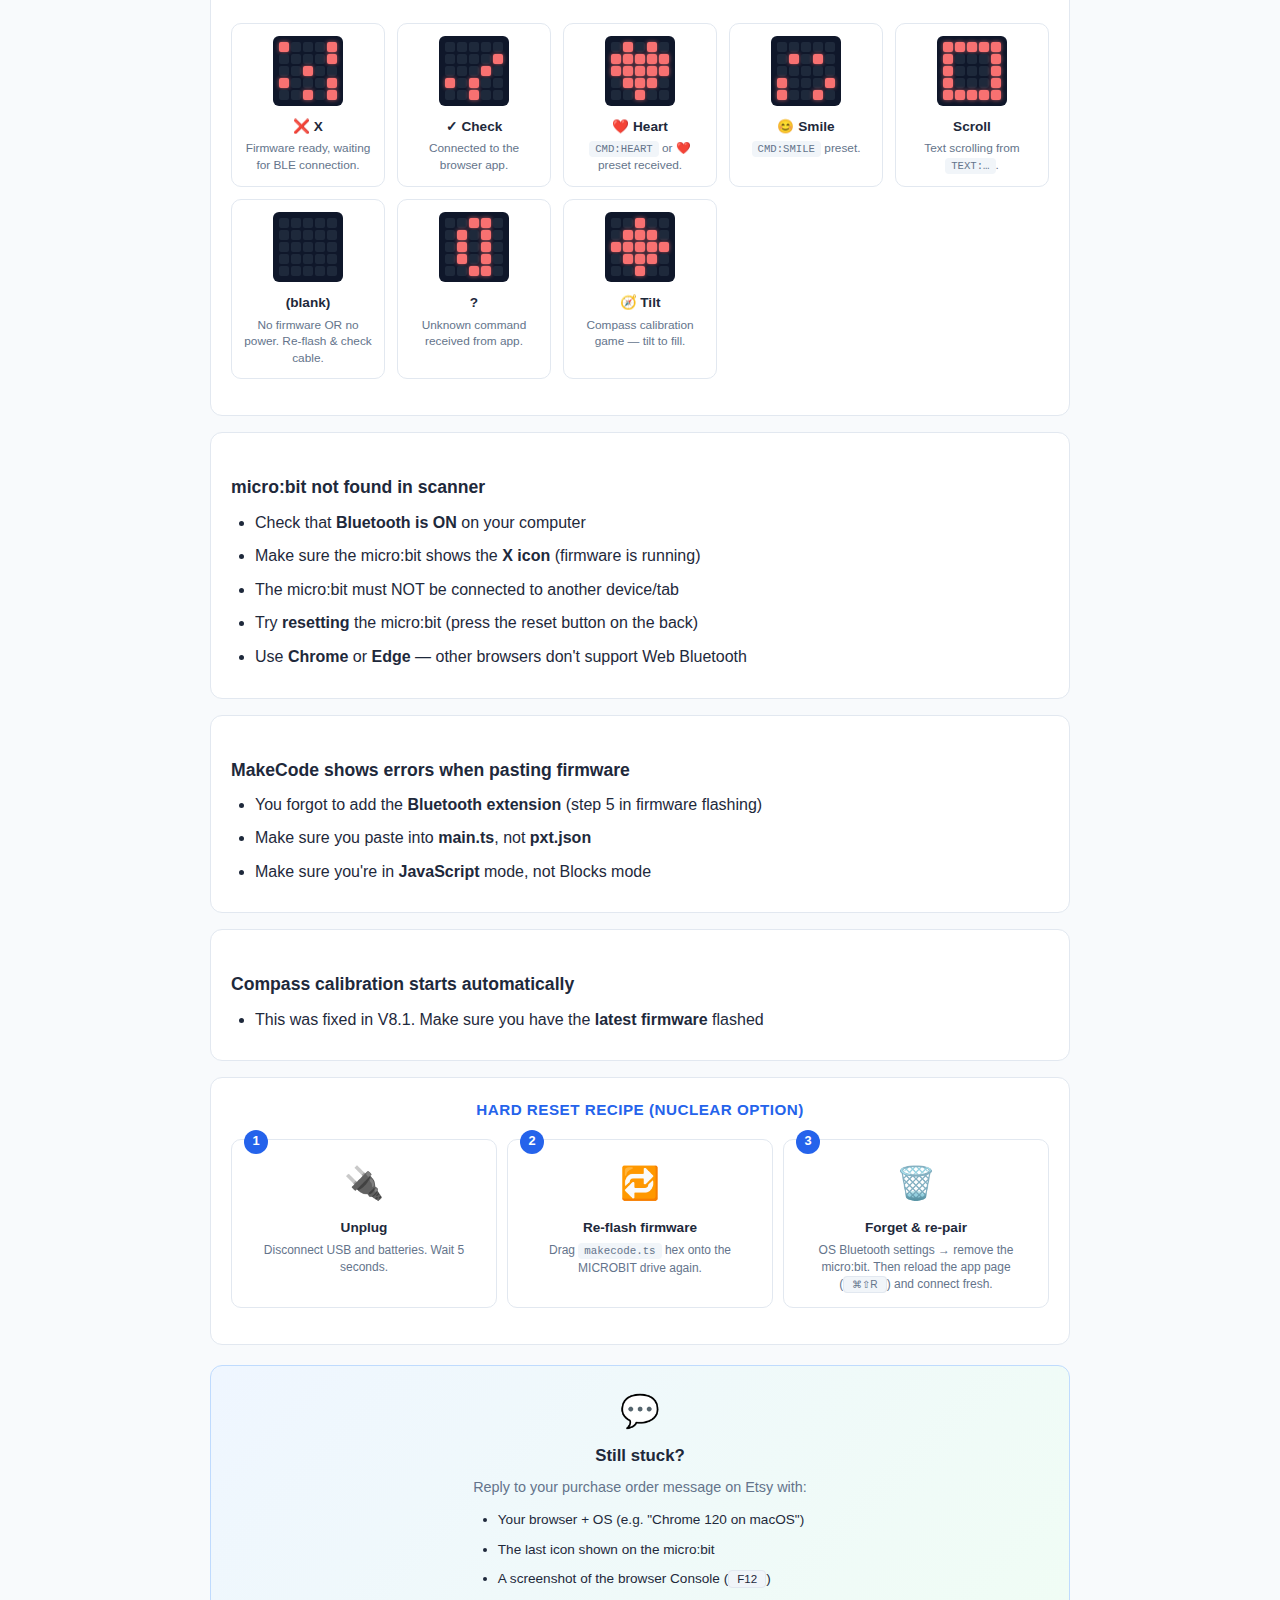
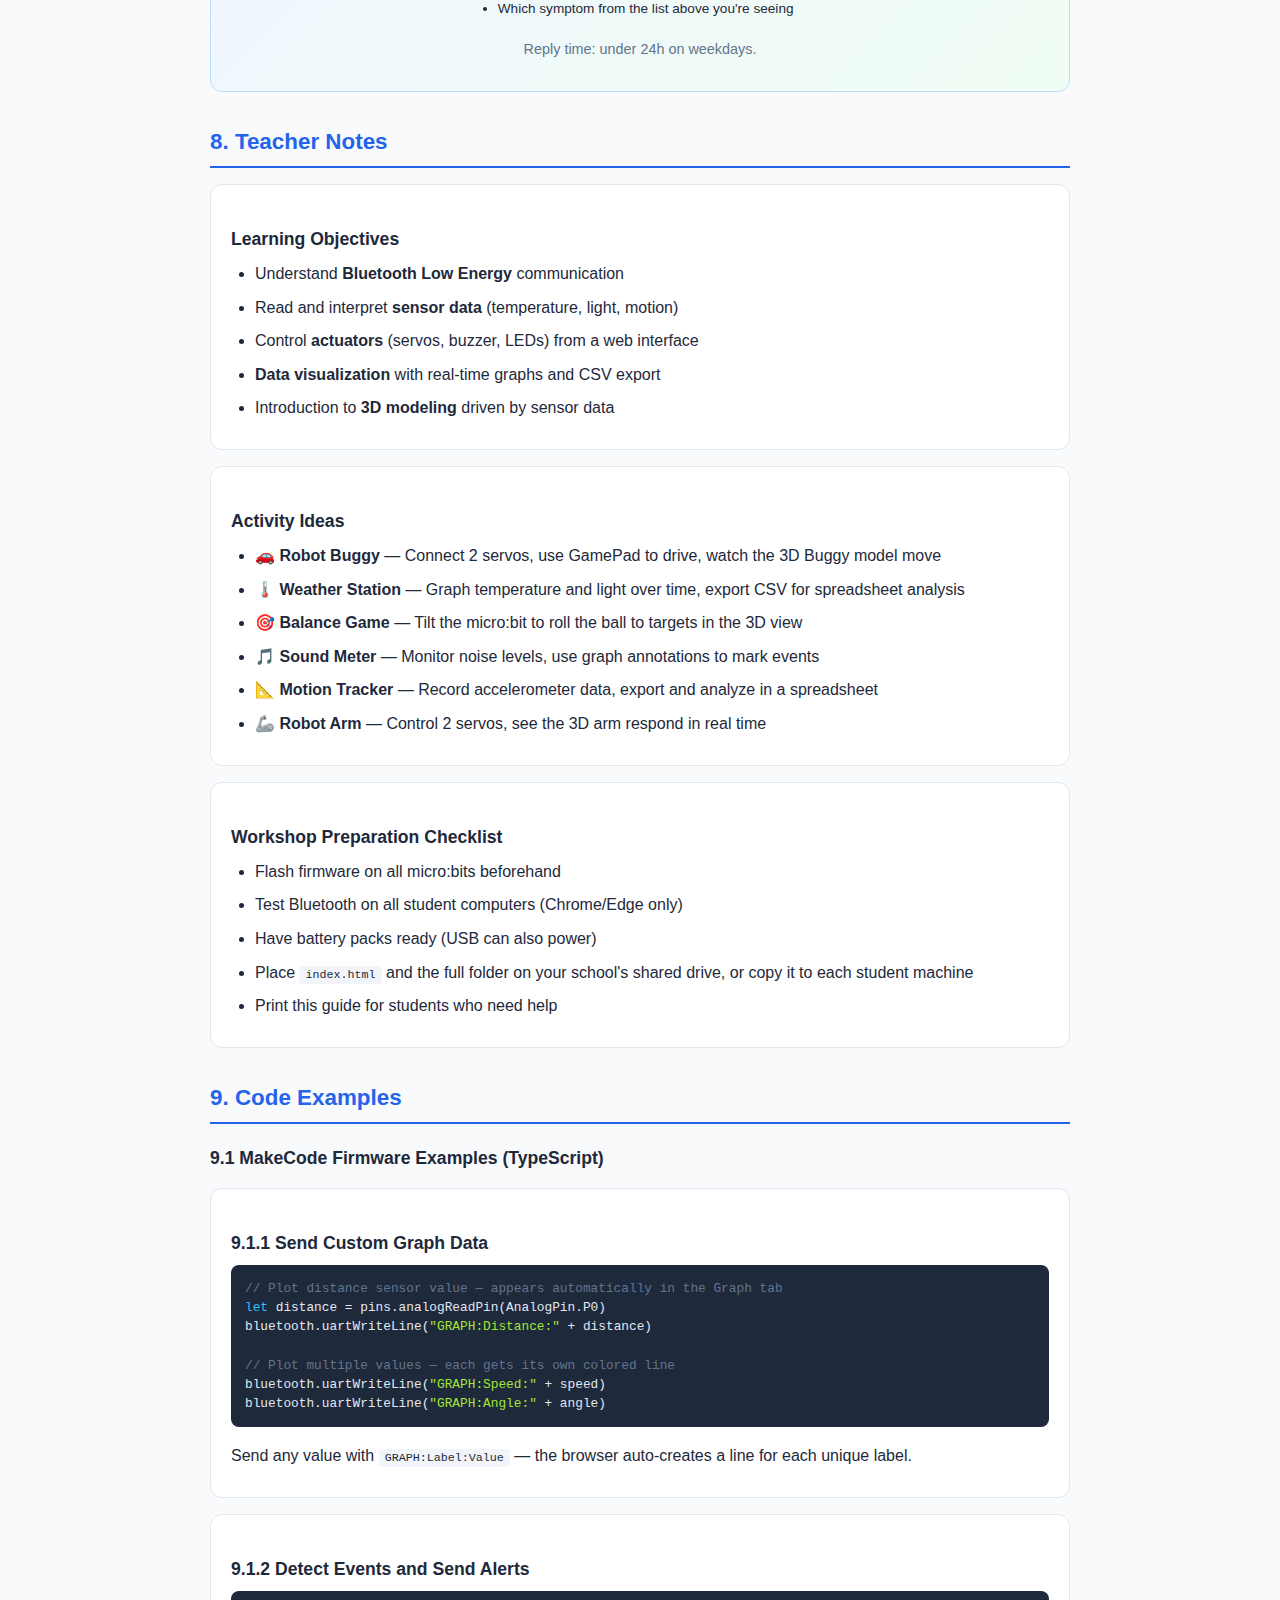
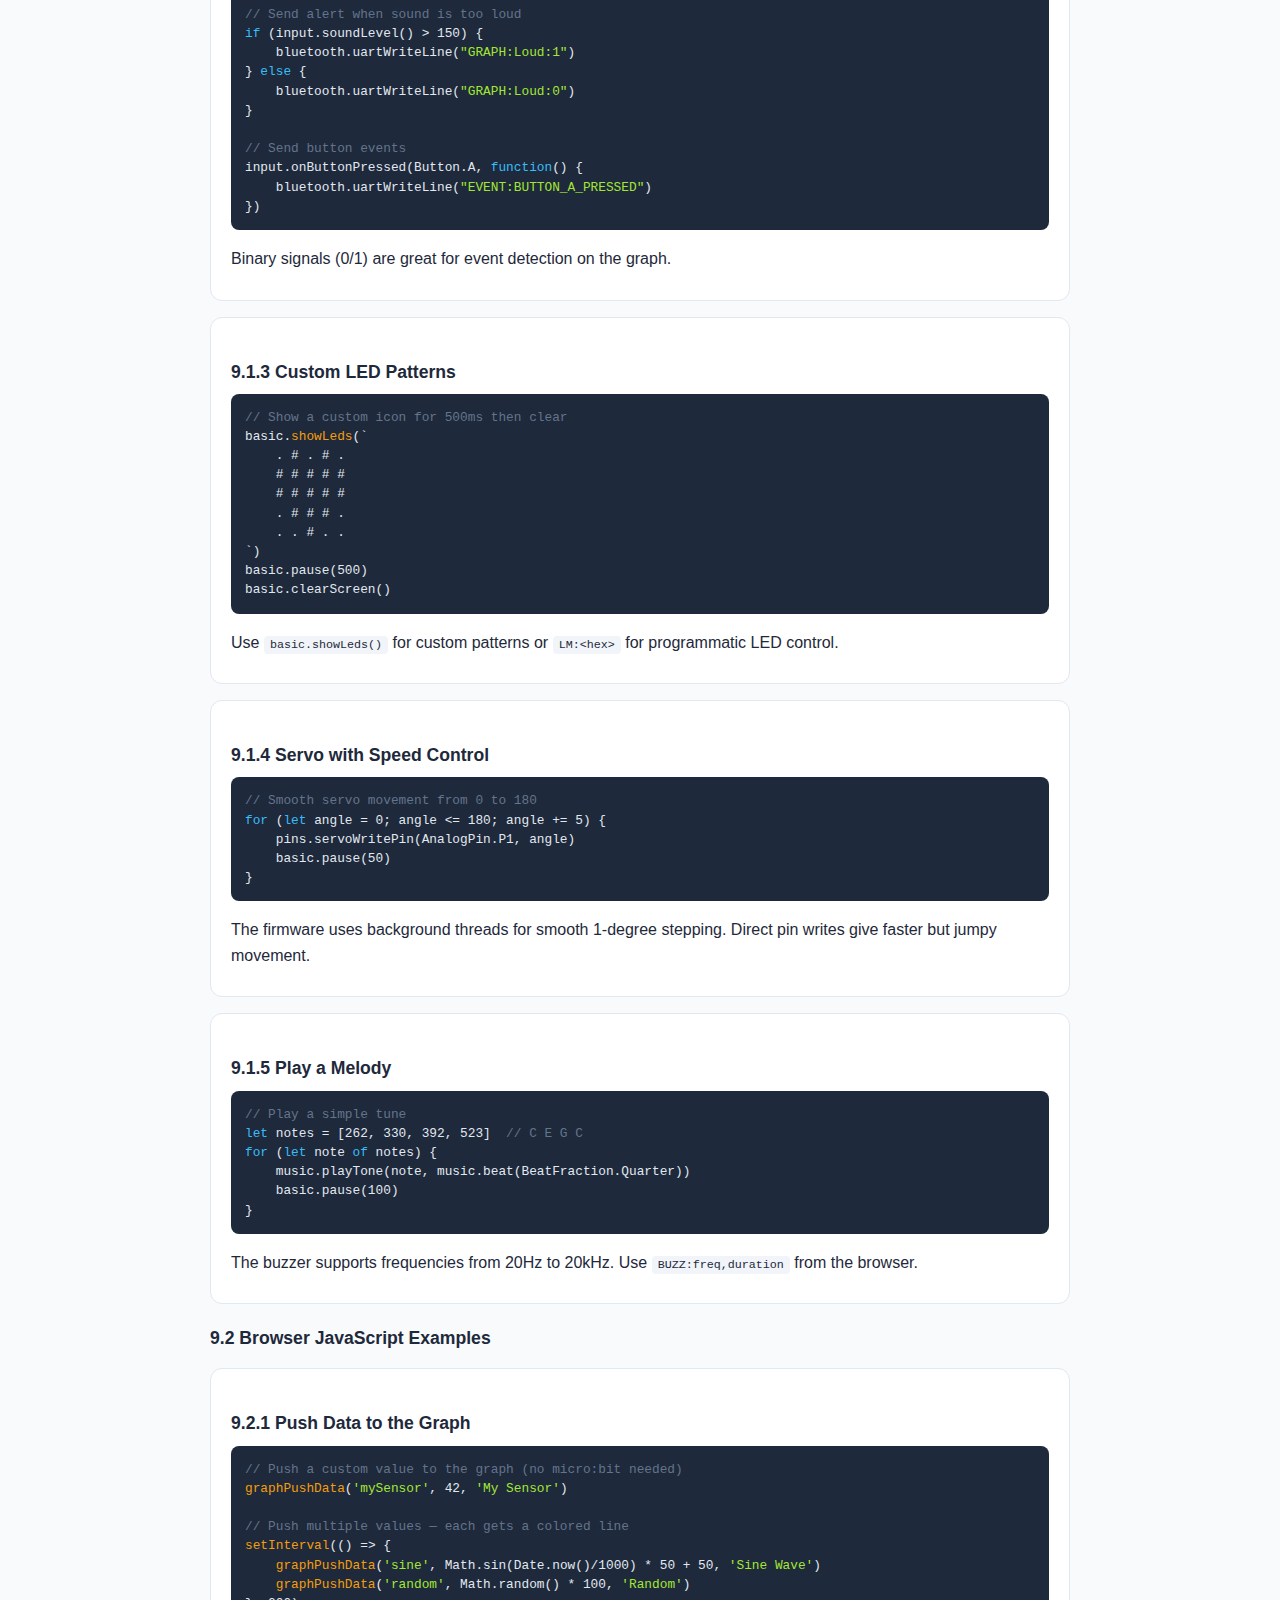
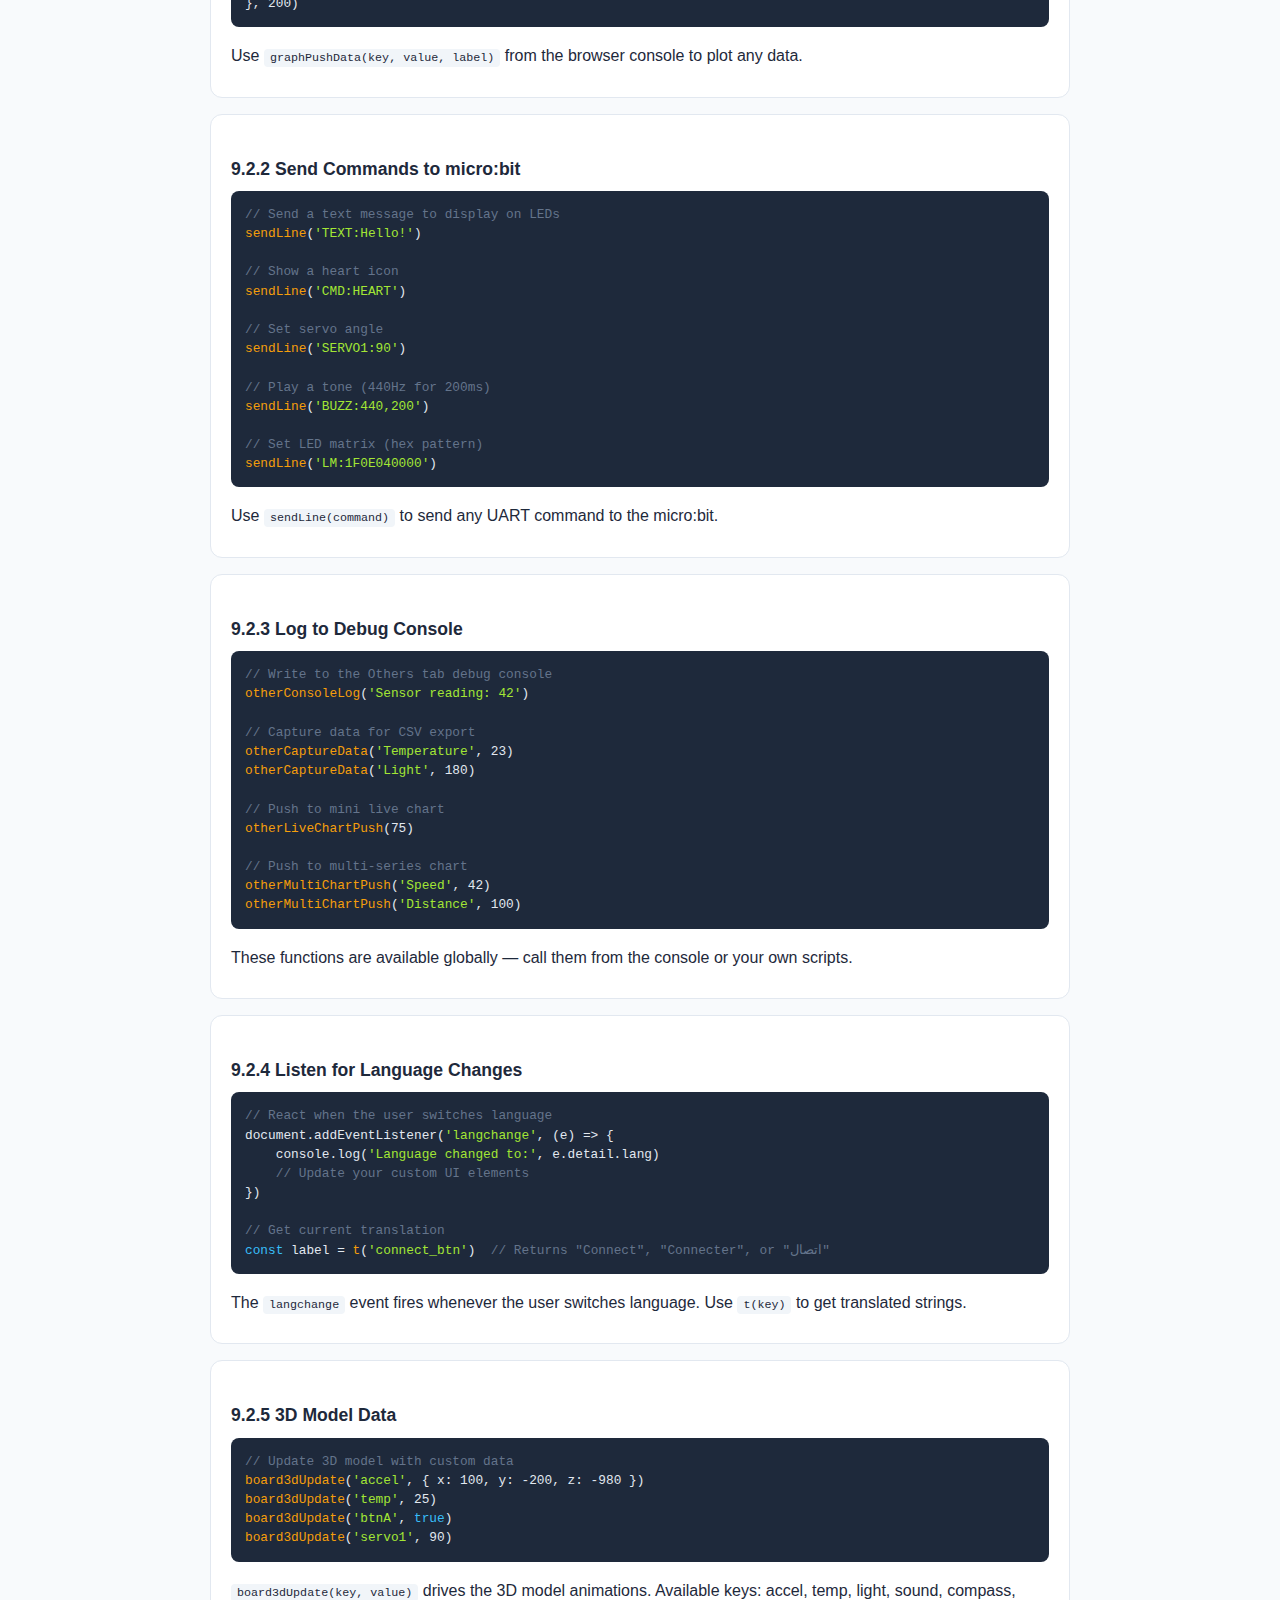
<file: docs/guide.html>
<!DOCTYPE html>
<html lang="en">
<head>
<meta charset="UTF-8">
<meta name="viewport" content="width=device-width, initial-scale=1.0">
<title>micro:bit Playground — User Guide / Guide utilisateur / دليل المستخدم</title>
<link rel="icon" href="../assets/logo.svg" type="image/svg+xml">
<style>
:root {
    --bg: #f8fafc;
    --text: #1e293b;
    --muted: #64748b;
    --accent: #2563eb;
    --accent2: #16a34a;
    --card-bg: #ffffff;
    --card-border: #e2e8f0;
    --code-bg: #f1f5f9;
    --section-bg: #eff6ff;
    --teacher-bg: #f0fdf4;
    --teacher-border: #86efac;
    --warning-bg: #fef3c7;
    --warning-border: #fbbf24;
}
* { margin: 0; padding: 0; box-sizing: border-box; }
body {
    font-family: -apple-system, BlinkMacSystemFont, 'Segoe UI', Roboto, sans-serif;
    background: var(--bg);
    color: var(--text);
    line-height: 1.6;
    max-width: 900px;
    margin: 0 auto;
    padding: 20px;
}
h1 { font-size: 1.8rem; margin-bottom: 8px; }
h2 { font-size: 1.4rem; margin: 32px 0 12px; padding-bottom: 6px; border-bottom: 2px solid var(--accent); color: var(--accent); }
h3 { font-size: 1.1rem; margin: 20px 0 8px; }
p, li { margin-bottom: 8px; }
ul, ol { padding-left: 24px; }
a { color: var(--accent); }
code { background: var(--code-bg); padding: 2px 6px; border-radius: 4px; font-size: 0.9em; }
.card {
    background: var(--card-bg);
    border: 1px solid var(--card-border);
    border-radius: 12px;
    padding: 20px;
    margin: 16px 0;
}
.step-num {
    display: inline-flex;
    align-items: center;
    justify-content: center;
    width: 28px; height: 28px;
    background: var(--accent);
    color: white;
    border-radius: 50%;
    font-weight: bold;
    font-size: 0.85rem;
    margin-right: 8px;
    flex-shrink: 0;
}
.step { display: flex; align-items: flex-start; margin-bottom: 12px; }
.step-text { flex: 1; }
.teacher-note {
    background: var(--teacher-bg);
    border-left: 4px solid var(--teacher-border);
    border-radius: 8px;
    padding: 14px 16px;
    margin: 16px 0;
    font-size: 0.9rem;
}
.teacher-note::before { content: "Note enseignant / Teacher note"; display: block; font-weight: bold; margin-bottom: 6px; color: #15803d; }
html[lang="ar"] .teacher-note::before { content: "ملاحظة للمعلم"; }
.warning {
    background: var(--warning-bg);
    border-left: 4px solid var(--warning-border);
    border-radius: 8px;
    padding: 14px 16px;
    margin: 16px 0;
    font-size: 0.9rem;
}
.tab-icon { font-size: 1.2em; margin-right: 4px; }
.lang-toggle {
    position: fixed;
    top: 16px;
    right: 16px;
    z-index: 100;
    display: flex;
    gap: 4px;
    background: var(--card-bg);
    border: 1px solid var(--card-border);
    border-radius: 8px;
    padding: 4px;
    box-shadow: 0 2px 8px rgba(0,0,0,0.1);
}
.lang-btn {
    border: none;
    padding: 6px 14px;
    border-radius: 6px;
    cursor: pointer;
    font-size: 0.85rem;
    font-weight: 600;
    background: transparent;
    color: var(--muted);
}
.lang-btn.active { background: var(--accent); color: white; }
.fr { display: none !important; }
html[lang="fr"] .fr { display: inline !important; }
html[lang="fr"] .en { display: none !important; }
.ar { display: none !important; }
html[lang="ar"] .ar { display: inline !important; }
html[lang="ar"] .en { display: none !important; }
html[lang="ar"] .fr { display: none !important; }
html[lang="ar"] body { direction: rtl; text-align: right; font-family: 'Segoe UI', Tahoma, Arial, sans-serif; }
html[lang="ar"] .step-num { margin-right: 0; margin-left: 8px; }
html[lang="ar"] ul, html[lang="ar"] ol { padding-left: 0; padding-right: 24px; }
html[lang="ar"] .teacher-note { border-left: none; border-right: 4px solid var(--teacher-border); }
html[lang="ar"] .warning { border-left: none; border-right: 4px solid var(--warning-border); }
html[lang="ar"] .lang-toggle { right: auto; left: 16px; }
html[lang="ar"] .shortcut-table td, html[lang="ar"] .shortcut-table th { text-align: right; }
.header-bar {
    display: flex;
    align-items: center;
    gap: 12px;
    margin-bottom: 24px;
    padding-bottom: 16px;
    border-bottom: 1px solid var(--card-border);
}
.header-bar img { height: 48px; }
.subtitle { color: var(--muted); font-size: 0.9rem; }
.toc { background: var(--section-bg); border-radius: 12px; padding: 16px 20px; margin: 16px 0; }
.toc a { text-decoration: none; }
.toc li { margin-bottom: 4px; }
.shortcut-table { width: 100%; border-collapse: collapse; margin: 12px 0; }
.shortcut-table td, .shortcut-table th { padding: 8px 12px; border-bottom: 1px solid var(--card-border); text-align: left; }
.shortcut-table th { background: var(--section-bg); font-size: 0.85rem; }
kbd { background: var(--code-bg); border: 1px solid var(--card-border); border-radius: 4px; padding: 2px 8px; font-size: 0.85em; font-family: inherit; }
.btn-link {
    display: inline-block;
    background: var(--accent);
    color: white;
    text-decoration: none;
    padding: 10px 20px;
    border-radius: 8px;
    font-weight: 600;
    margin: 8px 4px 8px 0;
}
.btn-link.green { background: var(--accent2); }
pre.code-block {
    background: #1e293b;
    color: #e2e8f0;
    padding: 14px;
    border-radius: 8px;
    overflow-x: auto;
    font-size: 0.8rem;
    line-height: 1.5;
    margin: 8px 0 16px;
}
pre.code-block .comment { color: #64748b; }
pre.code-block .keyword { color: #38bdf8; }
pre.code-block .string { color: #a3e635; }
pre.code-block .function { color: #f59e0b; }
@media print {
    .lang-toggle { display: none; }
    body { max-width: 100%; }
    .card { break-inside: avoid; }
}
@media (max-width: 600px) {
    body { padding: 12px; }
    h1 { font-size: 1.4rem; }
}

/* ============ VISUAL HELPERS ============ */

/* Diagram wrapper — centered SVG or HTML diagram */
.diagram { background: var(--card-bg); border: 1px solid var(--card-border); border-radius: 12px; padding: 20px; margin: 16px 0; text-align: center; }
.diagram svg { max-width: 100%; height: auto; }
.diagram .caption { font-size: 0.85rem; color: var(--muted); margin-top: 8px; font-style: italic; }
.diagram h4 { margin: 0 0 12px; font-size: 0.95rem; color: var(--accent); text-transform: uppercase; letter-spacing: 0.5px; }

/* Browser compatibility grid */
.compat-grid { display: grid; grid-template-columns: repeat(auto-fit, minmax(130px, 1fr)); gap: 10px; margin: 16px 0; }
.compat-item { background: var(--card-bg); border: 1px solid var(--card-border); border-radius: 10px; padding: 14px 10px; text-align: center; }
.compat-item.ok { border-color: #86efac; background: #f0fdf4; }
.compat-item.no { border-color: #fca5a5; background: #fef2f2; opacity: 0.95; }
.compat-item .icon { font-size: 1.8rem; margin-bottom: 4px; }
.compat-item .name { font-weight: 600; font-size: 0.9rem; margin-bottom: 2px; }
.compat-item .status { font-size: 0.75rem; color: var(--muted); }
.compat-item.ok .status { color: #15803d; font-weight: 600; }
.compat-item.no .status { color: #b91c1c; font-weight: 600; }

/* Tab map grid */
.tab-map { display: grid; grid-template-columns: repeat(auto-fit, minmax(140px, 1fr)); gap: 10px; margin: 16px 0; }
.tab-map a { text-decoration: none; color: inherit; }
.tab-map-item { background: var(--card-bg); border: 1px solid var(--card-border); border-radius: 10px; padding: 14px 10px; text-align: center; cursor: pointer; transition: transform 0.15s, box-shadow 0.15s, border-color 0.15s; }
.tab-map-item:hover { transform: translateY(-2px); box-shadow: 0 4px 12px rgba(37,99,235,0.12); border-color: var(--accent); }
.tab-map-item .icon { font-size: 1.8rem; margin-bottom: 6px; }
.tab-map-item .name { font-weight: 600; font-size: 0.85rem; color: var(--accent); margin-bottom: 3px; }
.tab-map-item .hint { font-size: 0.72rem; color: var(--muted); line-height: 1.3; }

/* Interactive LED matrix playground */
.led-demo { background: #0f172a; border-radius: 12px; padding: 20px; margin: 16px 0; text-align: center; }
.led-demo .title { color: #94a3b8; font-size: 0.8rem; text-transform: uppercase; letter-spacing: 1px; margin-bottom: 10px; }
.led-grid { display: inline-grid; grid-template-columns: repeat(5, 1fr); gap: 6px; padding: 14px; background: #1e293b; border-radius: 10px; }
.led-cell { width: 28px; height: 28px; border-radius: 5px; background: #334155; cursor: pointer; transition: transform 0.08s, background 0.15s, box-shadow 0.15s; border: none; }
.led-cell:hover { transform: scale(1.1); }
.led-cell.on { background: #f87171; box-shadow: 0 0 12px rgba(248,113,113,0.8); }
.led-demo .readout { font-family: 'SF Mono', Menlo, monospace; color: #94a3b8; font-size: 0.85rem; margin-top: 12px; letter-spacing: 1px; }
.led-demo .readout b { color: #f87171; }
.led-demo .presets { margin-top: 12px; display: flex; gap: 6px; justify-content: center; flex-wrap: wrap; }
.led-demo .preset-btn { background: #334155; color: #e2e8f0; border: none; padding: 6px 12px; border-radius: 6px; font-size: 0.8rem; cursor: pointer; font-weight: 500; }
.led-demo .preset-btn:hover { background: #475569; }
.led-demo .preset-btn.clear { background: #7f1d1d; }

/* Theme swatches */
.theme-swatches { display: grid; grid-template-columns: repeat(auto-fit, minmax(180px, 1fr)); gap: 12px; margin: 16px 0; }
.swatch { border-radius: 12px; padding: 16px; border: 1px solid var(--card-border); overflow: hidden; position: relative; }
.swatch.stealth { background: #0f1115; color: #e7ecf3; }
.swatch.neon { background: linear-gradient(135deg, #0a0e27 0%, #1a0b2e 100%); color: #7af0c7; }
.swatch.arctic { background: #f0f9ff; color: #0c4a6e; border-color: #7dd3fc; }
.swatch.blaze { background: linear-gradient(135deg, #fff7ed 0%, #ffedd5 100%); color: #9a3412; border-color: #fdba74; }
.swatch .sw-name { font-weight: 700; font-size: 1rem; margin-bottom: 8px; display: flex; align-items: center; gap: 6px; }
.swatch .sw-desc { font-size: 0.82rem; opacity: 0.85; margin-bottom: 10px; }
.swatch .sw-chips { display: flex; gap: 4px; }
.swatch .sw-chip { width: 24px; height: 24px; border-radius: 6px; border: 1px solid rgba(255,255,255,0.15); }
.swatch.stealth .sw-chip:nth-child(1) { background: #161a22; } .swatch.stealth .sw-chip:nth-child(2) { background: #5fb1ff; } .swatch.stealth .sw-chip:nth-child(3) { background: #7af0c7; } .swatch.stealth .sw-chip:nth-child(4) { background: #ffb84d; }
.swatch.neon .sw-chip:nth-child(1) { background: #7af0c7; box-shadow: 0 0 8px #7af0c7; } .swatch.neon .sw-chip:nth-child(2) { background: #5fb1ff; box-shadow: 0 0 8px #5fb1ff; } .swatch.neon .sw-chip:nth-child(3) { background: #ff6b7a; box-shadow: 0 0 8px #ff6b7a; } .swatch.neon .sw-chip:nth-child(4) { background: #ffb84d; box-shadow: 0 0 8px #ffb84d; }
.swatch.arctic .sw-chip:nth-child(1) { background: #0284c7; } .swatch.arctic .sw-chip:nth-child(2) { background: #0891b2; } .swatch.arctic .sw-chip:nth-child(3) { background: #059669; } .swatch.arctic .sw-chip:nth-child(4) { background: #d97706; }
.swatch.blaze .sw-chip:nth-child(1) { background: #ea580c; } .swatch.blaze .sw-chip:nth-child(2) { background: #d97706; } .swatch.blaze .sw-chip:nth-child(3) { background: #ca8a04; } .swatch.blaze .sw-chip:nth-child(4) { background: #dc2626; }

/* Decision tree */
.decision-tree { margin: 16px 0; }
.dt-node { background: var(--card-bg); border: 1px solid var(--card-border); border-radius: 10px; padding: 12px 16px; margin: 8px 0; position: relative; }
.dt-node.q { background: #eff6ff; border-color: #bfdbfe; font-weight: 600; }
.dt-node.a { background: #f0fdf4; border-color: #86efac; margin-left: 24px; }
.dt-node.x { background: #fef2f2; border-color: #fca5a5; margin-left: 24px; }
.dt-node .tag { display: inline-block; font-size: 0.7rem; font-weight: 700; padding: 2px 8px; border-radius: 999px; margin-right: 8px; text-transform: uppercase; letter-spacing: 0.5px; }
.dt-node.q .tag { background: #2563eb; color: white; }
.dt-node.a .tag { background: #16a34a; color: white; }
.dt-node.x .tag { background: #dc2626; color: white; }

/* Keyboard visual */
.keyboard-visual { background: #1e293b; border-radius: 12px; padding: 20px; margin: 16px 0; text-align: center; }
.keyboard-visual .kb-row { display: flex; gap: 4px; justify-content: center; margin: 4px 0; }
.keyboard-visual .kb-key { background: #334155; color: #e2e8f0; padding: 10px 0; min-width: 36px; border-radius: 6px; font-size: 0.75rem; font-weight: 600; border-bottom: 3px solid #1e293b; }
.keyboard-visual .kb-key.hot { background: #2563eb; color: white; box-shadow: 0 0 12px rgba(37,99,235,0.6); }
.keyboard-visual .kb-key.wide { min-width: 160px; }
.keyboard-visual .kb-legend { margin-top: 14px; color: #94a3b8; font-size: 0.75rem; }

/* Feature pill (for architecture labels etc.) */
.feat-pill { display: inline-block; font-size: 0.75rem; padding: 3px 10px; border-radius: 999px; background: var(--section-bg); color: var(--accent); margin: 2px; font-weight: 500; }

/* RTL adjustments */
html[lang="ar"] .dt-node.a, html[lang="ar"] .dt-node.x { margin-left: 0; margin-right: 24px; }
html[lang="ar"] .dt-node .tag { margin-right: 0; margin-left: 8px; }

@media (max-width: 600px) {
    .led-cell { width: 22px; height: 22px; }
}

/* Symptom picker */
.symptoms { display: grid; grid-template-columns: repeat(auto-fit, minmax(220px, 1fr)); gap: 10px; margin: 16px 0; }
.symptom { background: var(--card-bg); border: 1px solid var(--card-border); border-radius: 10px; padding: 0; overflow: hidden; transition: border-color 0.15s, box-shadow 0.15s; }
.symptom[open] { border-color: var(--accent); box-shadow: 0 4px 14px rgba(37,99,235,0.12); }
.symptom summary { padding: 14px 16px; cursor: pointer; font-weight: 600; font-size: 0.9rem; display: flex; gap: 10px; align-items: center; list-style: none; user-select: none; }
.symptom summary::-webkit-details-marker { display: none; }
.symptom summary::before { content: "▶"; color: var(--accent); font-size: 0.7rem; transition: transform 0.2s; flex-shrink: 0; }
.symptom[open] summary::before { transform: rotate(90deg); }
.symptom summary .s-icon { font-size: 1.3rem; flex-shrink: 0; }
.symptom summary:hover { background: var(--section-bg); }
.symptom .fix { padding: 0 16px 14px 16px; font-size: 0.88rem; line-height: 1.55; color: var(--text); border-top: 1px solid var(--card-border); background: #fafbfc; }
.symptom .fix ul { padding-left: 22px; margin: 8px 0 0; }
.symptom .fix li { margin-bottom: 6px; }
.symptom .fix code { font-size: 0.85em; }
html[lang="ar"] .symptom summary::before { content: "◀"; }
html[lang="ar"] .symptom[open] summary::before { transform: rotate(-90deg); }
html[lang="ar"] .symptom .fix ul { padding-left: 0; padding-right: 22px; }

/* Icon gallery — what the micro:bit LEDs mean */
.icon-gallery { display: grid; grid-template-columns: repeat(auto-fit, minmax(130px, 1fr)); gap: 12px; margin: 16px 0; }
.icon-card { background: var(--card-bg); border: 1px solid var(--card-border); border-radius: 10px; padding: 12px; text-align: center; }
.icon-card .mini-led { display: grid; grid-template-columns: repeat(5, 1fr); gap: 2px; width: 70px; margin: 0 auto 10px; padding: 6px; background: #0f172a; border-radius: 6px; }
.icon-card .mini-led span { aspect-ratio: 1; border-radius: 2px; background: #1e293b; }
.icon-card .mini-led span.on { background: #f87171; box-shadow: 0 0 4px rgba(248,113,113,0.7); }
.icon-card .label { font-weight: 600; font-size: 0.85rem; margin-bottom: 3px; color: var(--text); }
.icon-card .meaning { font-size: 0.74rem; color: var(--muted); line-height: 1.4; }

/* Reset sequence */
.reset-seq { display: grid; grid-template-columns: repeat(3, 1fr); gap: 10px; margin: 16px 0; }
.reset-step { background: var(--card-bg); border: 1px solid var(--card-border); border-radius: 10px; padding: 14px 12px; text-align: center; position: relative; }
.reset-step .n { position: absolute; top: -10px; left: 12px; background: var(--accent); color: white; font-weight: 700; width: 24px; height: 24px; border-radius: 50%; display: flex; align-items: center; justify-content: center; font-size: 0.8rem; }
.reset-step .big { font-size: 2rem; margin: 4px 0 8px; }
.reset-step .t { font-size: 0.85rem; font-weight: 600; margin-bottom: 4px; }
.reset-step .d { font-size: 0.75rem; color: var(--muted); line-height: 1.4; }
@media (max-width: 500px) { .reset-seq { grid-template-columns: 1fr; } }

/* Contact support callout */
.help-cta { background: linear-gradient(135deg, #eff6ff 0%, #f0fdf4 100%); border: 1px solid #bfdbfe; border-radius: 12px; padding: 20px; margin: 20px 0; text-align: center; }
.help-cta .big { font-size: 2rem; margin-bottom: 6px; }
.help-cta h4 { margin: 0 0 6px; font-size: 1.05rem; color: var(--text); }
.help-cta p { font-size: 0.9rem; color: var(--muted); margin-bottom: 10px; }
</style>
</head>
<body>

<!-- Buy banner: only shows on public web hosting (hidden on file:// for buyers, and hidden once a micro:bit has been paired in the app) -->
<div id="buyBanner" style="position:fixed;top:0;left:0;right:0;z-index:200;background:linear-gradient(90deg,#2563eb,#16a34a);color:white;padding:10px 14px;text-align:center;font-size:14px;box-shadow:0 2px 10px rgba(0,0,0,0.2);display:none;font-family:-apple-system,BlinkMacSystemFont,'Segoe UI',Roboto,sans-serif;">
  <span class="en">🎮 Love the guide? Get the full app with all 8 tabs &amp; 3D models — $12.99</span>
  <span class="fr">🎮 Vous aimez le guide ? L'app complète avec 8 onglets &amp; modèles 3D — 12,99 $</span>
  <span class="ar">🎮 يعجبك الدليل؟ التطبيق الكامل بكل تبويباته — 12.99$</span>
  <a href="https://www.etsy.com/your-shop-url" target="_blank" rel="noopener" style="color:white;font-weight:700;margin:0 14px;text-decoration:underline;">→ <span class="en">Buy on Etsy</span><span class="fr">Acheter sur Etsy</span><span class="ar">اشترِ من Etsy</span></a>
  <button aria-label="Dismiss" onclick="document.getElementById('buyBanner').style.display='none';try{localStorage.setItem('buyBannerDismissed','1');}catch(e){}" style="background:rgba(255,255,255,0.2);border:none;color:white;padding:3px 10px;border-radius:4px;cursor:pointer;font-size:12px;">✕</button>
</div>
<script>
(function(){
  // Only show on public web hosting. Hide for:
  //   - buyers who opened this from the unzipped folder (file:// protocol)
  //   - users who already connected a micro:bit in the app (mb_onboarded in localStorage)
  //   - users who dismissed the banner before
  try {
    if (location.protocol === 'file:') return;
    if (localStorage.getItem('mb_onboarded') === '1') return;
    if (localStorage.getItem('buyBannerDismissed') === '1') return;
    var el = document.getElementById('buyBanner');
    if (el) { el.style.display = 'block'; document.body.style.paddingTop = '44px'; }
  } catch (e) {}
})();
</script>

<div class="lang-toggle">
    <button class="lang-btn active" onclick="setLang('en')">EN</button>
    <button class="lang-btn" onclick="setLang('fr')">FR</button>
    <button class="lang-btn" onclick="setLang('ar')">AR</button>
</div>

<div class="header-bar">
    <img src="../assets/logo.svg" alt="Logo">
    <div>
        <h1>
            <span class="en">micro:bit Playground — User Guide</span>
            <span class="fr">micro:bit Playground — Guide utilisateur</span>
            <span class="ar">micro:bit Playground — دليل المستخدم</span>
        </h1>
        <div class="subtitle">v8.2</div>
    </div>
</div>

<!-- TABLE OF CONTENTS -->
<div class="toc">
    <strong>
        <span class="en">Contents</span>
        <span class="fr">Sommaire</span>
        <span class="ar">المحتويات</span>
    </strong>
    <ol>
        <li><a href="#requirements"><span class="en">Requirements</span><span class="fr">Configuration requise</span><span class="ar">المتطلبات</span></a></li>
        <li><a href="#firmware"><span class="en">Flash the Firmware</span><span class="fr">Flasher le firmware</span><span class="ar">تثبيت البرنامج الثابت</span></a></li>
        <li><a href="#connect"><span class="en">Connect your micro:bit</span><span class="fr">Connecter votre micro:bit</span><span class="ar">الاتصال بـ micro:bit</span></a></li>
        <li><a href="#tabs"><span class="en">Tabs Guide</span><span class="fr">Guide des onglets</span><span class="ar">دليل الألسنة</span></a></li>
        <li><a href="#themes"><span class="en">Themes</span><span class="fr">Themes</span><span class="ar">السمات</span></a></li>
        <li><a href="#shortcuts"><span class="en">Keyboard Shortcuts</span><span class="fr">Raccourcis clavier</span><span class="ar">اختصارات لوحة المفاتيح</span></a></li>
        <li><a href="#troubleshooting"><span class="en">Troubleshooting</span><span class="fr">Depannage</span><span class="ar">استكشاف الأخطاء</span></a></li>
        <li><a href="#teacher"><span class="en">Teacher Notes</span><span class="fr">Notes pour les enseignants</span><span class="ar">ملاحظات المعلم</span></a></li>
        <li><a href="#code-examples"><span class="en">Code Examples</span><span class="fr">Exemples de code</span><span class="ar">أمثلة الكود</span></a></li>
    </ol>
</div>

<a href="../index.html" class="btn-link"><span class="en">Open the App</span><span class="fr">Ouvrir l'application</span><span class="ar">افتح التطبيق</span></a>

<!-- 1. REQUIREMENTS -->
<h2 id="requirements">
    <span class="en">1. Requirements</span>
    <span class="fr">1. Configuration requise</span>
    <span class="ar">1. المتطلبات</span>
</h2>
<div class="card">
    <ul>
        <li><span class="en"><strong>BBC micro:bit V2</strong> (V1 lacks sound sensor)</span><span class="fr"><strong>BBC micro:bit V2</strong> (V1 n'a pas de capteur de son)</span><span class="ar"><strong>BBC micro:bit V2</strong> (الإصدار الأول لا يحتوي على مستشعر الصوت)</span></li>
        <li><span class="en">USB cable or battery pack</span><span class="fr">Cable USB ou bloc de piles</span><span class="ar">كابل USB أو حزمة بطاريات</span></li>
        <li><span class="en"><strong>Chrome</strong> or <strong>Edge</strong> browser (Web Bluetooth required)</span><span class="fr">Navigateur <strong>Chrome</strong> ou <strong>Edge</strong> (Web Bluetooth requis)</span><span class="ar">متصفح <strong>Chrome</strong> أو <strong>Edge</strong> (يتطلب Web Bluetooth)</span></li>
        <li><span class="en">Bluetooth enabled on your computer</span><span class="fr">Bluetooth active sur votre ordinateur</span><span class="ar">تفعيل البلوتوث على جهاز الكمبيوتر</span></li>
    </ul>
</div>
<div class="warning">
    <span class="en"><strong>Important:</strong> Firefox and Safari do NOT support Web Bluetooth. Use Chrome or Edge.</span>
    <span class="fr"><strong>Important :</strong> Firefox et Safari ne supportent PAS le Web Bluetooth. Utilisez Chrome ou Edge.</span>
    <span class="ar"><strong>مهم:</strong> فايرفوكس وسفاري لا يدعمان Web Bluetooth. استخدم Chrome أو Edge.</span>
</div>

<div class="diagram">
    <h4><span class="en">Browser Compatibility</span><span class="fr">Compatibilité des navigateurs</span><span class="ar">توافق المتصفحات</span></h4>
    <div class="compat-grid">
        <div class="compat-item ok"><div class="icon">🟢</div><div class="name">Chrome</div><div class="status">✓ Desktop / Android</div></div>
        <div class="compat-item ok"><div class="icon">🟢</div><div class="name">Edge</div><div class="status">✓ Desktop / Android</div></div>
        <div class="compat-item ok"><div class="icon">🟢</div><div class="name">Opera</div><div class="status">✓ Desktop</div></div>
        <div class="compat-item no"><div class="icon">🔴</div><div class="name">Firefox</div><div class="status">✗ No Web BLE</div></div>
        <div class="compat-item no"><div class="icon">🔴</div><div class="name">Safari</div><div class="status">✗ No Web BLE</div></div>
        <div class="compat-item no"><div class="icon">🔴</div><div class="name">iPhone / iPad</div><div class="status">✗ Any browser</div></div>
    </div>
</div>

<div class="diagram">
    <h4><span class="en">How it works</span><span class="fr">Comment ça fonctionne</span><span class="ar">كيف يعمل</span></h4>
    <svg viewBox="0 0 720 240" xmlns="http://www.w3.org/2000/svg" role="img" aria-label="Architecture diagram">
        <defs>
            <marker id="arr" viewBox="0 0 10 10" refX="9" refY="5" markerWidth="8" markerHeight="8" orient="auto">
                <path d="M 0 0 L 10 5 L 0 10 z" fill="#2563eb"/>
            </marker>
            <linearGradient id="gBrowser" x1="0" x2="0" y1="0" y2="1">
                <stop offset="0" stop-color="#dbeafe"/><stop offset="1" stop-color="#bfdbfe"/>
            </linearGradient>
            <linearGradient id="gBit" x1="0" x2="0" y1="0" y2="1">
                <stop offset="0" stop-color="#fef3c7"/><stop offset="1" stop-color="#fde68a"/>
            </linearGradient>
        </defs>
        <!-- Browser -->
        <rect x="30" y="40" width="220" height="160" rx="14" fill="url(#gBrowser)" stroke="#2563eb" stroke-width="2"/>
        <text x="140" y="70" text-anchor="middle" font-size="14" font-weight="700" fill="#1e3a8a">🌐 Browser (Chrome/Edge)</text>
        <text x="140" y="100" text-anchor="middle" font-size="11" fill="#1e40af">index.html</text>
        <rect x="50" y="115" width="80" height="24" rx="4" fill="white" stroke="#93c5fd"/><text x="90" y="131" text-anchor="middle" font-size="10" fill="#1e40af">LED Matrix</text>
        <rect x="140" y="115" width="80" height="24" rx="4" fill="white" stroke="#93c5fd"/><text x="180" y="131" text-anchor="middle" font-size="10" fill="#1e40af">Sensors</text>
        <rect x="50" y="145" width="80" height="24" rx="4" fill="white" stroke="#93c5fd"/><text x="90" y="161" text-anchor="middle" font-size="10" fill="#1e40af">Graph</text>
        <rect x="140" y="145" width="80" height="24" rx="4" fill="white" stroke="#93c5fd"/><text x="180" y="161" text-anchor="middle" font-size="10" fill="#1e40af">3D Board</text>
        <text x="140" y="188" text-anchor="middle" font-size="10" fill="#64748b" font-style="italic">Web Bluetooth API</text>

        <!-- BLE arrows -->
        <line x1="260" y1="100" x2="470" y2="100" stroke="#2563eb" stroke-width="2" stroke-dasharray="6,4" marker-end="url(#arr)"/>
        <line x1="470" y1="140" x2="260" y2="140" stroke="#2563eb" stroke-width="2" stroke-dasharray="6,4" marker-end="url(#arr)"/>
        <text x="365" y="88" text-anchor="middle" font-size="11" fill="#2563eb" font-weight="600">Commands (LM, SERVO…)</text>
        <text x="365" y="158" text-anchor="middle" font-size="11" fill="#2563eb" font-weight="600">Telemetry (TEMP, ACC…)</text>
        <text x="365" y="118" text-anchor="middle" font-size="10" fill="#64748b">BLE UART • 20-byte MTU</text>

        <!-- micro:bit -->
        <rect x="470" y="40" width="220" height="160" rx="14" fill="url(#gBit)" stroke="#d97706" stroke-width="2"/>
        <text x="580" y="70" text-anchor="middle" font-size="14" font-weight="700" fill="#78350f">📟 BBC micro:bit V2</text>
        <text x="580" y="100" text-anchor="middle" font-size="11" fill="#92400e">makecode.ts firmware</text>
        <rect x="490" y="115" width="80" height="24" rx="4" fill="white" stroke="#fcd34d"/><text x="530" y="131" text-anchor="middle" font-size="10" fill="#78350f">5×5 LEDs</text>
        <rect x="580" y="115" width="80" height="24" rx="4" fill="white" stroke="#fcd34d"/><text x="620" y="131" text-anchor="middle" font-size="10" fill="#78350f">Sensors</text>
        <rect x="490" y="145" width="80" height="24" rx="4" fill="white" stroke="#fcd34d"/><text x="530" y="161" text-anchor="middle" font-size="10" fill="#78350f">Servos P1/P2</text>
        <rect x="580" y="145" width="80" height="24" rx="4" fill="white" stroke="#fcd34d"/><text x="620" y="161" text-anchor="middle" font-size="10" fill="#78350f">Buzzer P0</text>
        <text x="580" y="188" text-anchor="middle" font-size="10" fill="#64748b" font-style="italic">Bluetooth UART</text>

        <!-- Bottom caption -->
        <text x="360" y="226" text-anchor="middle" font-size="11" fill="#475569">No cloud • No install • Everything runs on your device</text>
    </svg>
    <div class="caption">
        <span class="en">Your browser talks directly to the micro:bit over Bluetooth — no server, no cloud, no account.</span>
        <span class="fr">Votre navigateur dialogue directement avec le micro:bit via Bluetooth — pas de serveur, pas de cloud.</span>
        <span class="ar">متصفحك يتحدث مباشرة إلى micro:bit عبر البلوتوث — بدون خادم، بدون سحابة، بدون حساب.</span>
    </div>
</div>

<!-- 2. FLASH FIRMWARE -->
<h2 id="firmware">
    <span class="en">2. Flash the Firmware</span>
    <span class="fr">2. Flasher le firmware</span>
    <span class="ar">2. تثبيت البرنامج الثابت</span>
</h2>
<p>
    <span class="en">The micro:bit needs special firmware to communicate with the app via Bluetooth.</span>
    <span class="fr">Le micro:bit a besoin d'un firmware special pour communiquer avec l'application via Bluetooth.</span>
    <span class="ar">يحتاج micro:bit إلى برنامج ثابت خاص للتواصل مع التطبيق عبر البلوتوث.</span>
</p>

<div class="diagram">
    <h4><span class="en">Firmware flashing — at a glance</span><span class="fr">Flashage du firmware — en un coup d'œil</span><span class="ar">تثبيت البرنامج الثابت — نظرة سريعة</span></h4>
    <svg viewBox="0 0 720 170" xmlns="http://www.w3.org/2000/svg" role="img">
        <defs>
            <marker id="arr2" viewBox="0 0 10 10" refX="9" refY="5" markerWidth="8" markerHeight="8" orient="auto"><path d="M 0 0 L 10 5 L 0 10 z" fill="#16a34a"/></marker>
        </defs>
        <!-- Step 1 -->
        <rect x="10" y="30" width="150" height="90" rx="12" fill="#eff6ff" stroke="#2563eb" stroke-width="2"/>
        <text x="85" y="55" text-anchor="middle" font-size="32">💻</text>
        <text x="85" y="85" text-anchor="middle" font-size="11" font-weight="700" fill="#1e3a8a">1. MakeCode</text>
        <text x="85" y="102" text-anchor="middle" font-size="10" fill="#475569">Paste code</text>
        <text x="85" y="115" text-anchor="middle" font-size="10" fill="#475569">+ BLE extension</text>

        <line x1="165" y1="75" x2="200" y2="75" stroke="#16a34a" stroke-width="2" marker-end="url(#arr2)"/>

        <!-- Step 2 -->
        <rect x="205" y="30" width="150" height="90" rx="12" fill="#eff6ff" stroke="#2563eb" stroke-width="2"/>
        <text x="280" y="55" text-anchor="middle" font-size="32">📥</text>
        <text x="280" y="85" text-anchor="middle" font-size="11" font-weight="700" fill="#1e3a8a">2. Download</text>
        <text x="280" y="102" text-anchor="middle" font-size="10" fill="#475569">file.hex</text>
        <text x="280" y="115" text-anchor="middle" font-size="10" fill="#475569">(~700 KB)</text>

        <line x1="360" y1="75" x2="395" y2="75" stroke="#16a34a" stroke-width="2" marker-end="url(#arr2)"/>

        <!-- Step 3 -->
        <rect x="400" y="30" width="150" height="90" rx="12" fill="#eff6ff" stroke="#2563eb" stroke-width="2"/>
        <text x="475" y="55" text-anchor="middle" font-size="32">🖱️</text>
        <text x="475" y="85" text-anchor="middle" font-size="11" font-weight="700" fill="#1e3a8a">3. Drag &amp; drop</text>
        <text x="475" y="102" text-anchor="middle" font-size="10" fill="#475569">onto MICROBIT</text>
        <text x="475" y="115" text-anchor="middle" font-size="10" fill="#475569">USB drive</text>

        <line x1="555" y1="75" x2="590" y2="75" stroke="#16a34a" stroke-width="2" marker-end="url(#arr2)"/>

        <!-- Step 4 -->
        <rect x="595" y="30" width="115" height="90" rx="12" fill="#f0fdf4" stroke="#16a34a" stroke-width="2"/>
        <text x="652" y="55" text-anchor="middle" font-size="32">✅</text>
        <text x="652" y="85" text-anchor="middle" font-size="11" font-weight="700" fill="#14532d">4. X icon</text>
        <text x="652" y="102" text-anchor="middle" font-size="10" fill="#475569">appears</text>
        <text x="652" y="115" text-anchor="middle" font-size="10" fill="#475569">Ready!</text>

        <text x="360" y="155" text-anchor="middle" font-size="11" fill="#64748b" font-style="italic">One-time only. The firmware stays flashed until you overwrite it.</text>
    </svg>
</div>

<div class="card">
    <h3><span class="en">Method A: From the App (easiest)</span><span class="fr">Methode A : Depuis l'application (le plus simple)</span><span class="ar">الطريقة أ: من التطبيق (الأسهل)</span></h3>
    <div class="step"><span class="step-num">1</span><span class="step-text"><span class="en">Open the app and click <strong>micro:bit Firmware</strong> button</span><span class="fr">Ouvrez l'application et cliquez sur le bouton <strong>micro:bit Firmware</strong></span><span class="ar">افتح التطبيق وانقر على زر <strong>micro:bit Firmware</strong></span></span></div>
    <div class="step"><span class="step-num">2</span><span class="step-text"><span class="en">Click <strong>Copy Code</strong></span><span class="fr">Cliquez sur <strong>Copy Code</strong></span><span class="ar">انقر على <strong>Copy Code</strong></span></span></div>
    <div class="step"><span class="step-num">3</span><span class="step-text"><span class="en">Click <strong>Open MakeCode</strong> — it opens makecode.microbit.org</span><span class="fr">Cliquez sur <strong>Open MakeCode</strong> — cela ouvre makecode.microbit.org</span><span class="ar">انقر على <strong>Open MakeCode</strong> — سيفتح makecode.microbit.org</span></span></div>
    <div class="step"><span class="step-num">4</span><span class="step-text"><span class="en">In MakeCode, create a <strong>New Project</strong></span><span class="fr">Dans MakeCode, creez un <strong>Nouveau Projet</strong></span><span class="ar">في MakeCode، أنشئ <strong>مشروعًا جديدًا</strong></span></span></div>
    <div class="step"><span class="step-num">5</span><span class="step-text"><span class="en">Click <strong>Extensions</strong> (bottom of sidebar), search <strong>bluetooth</strong>, add it. Accept removing radio.</span><span class="fr">Cliquez sur <strong>Extensions</strong> (bas de la barre laterale), cherchez <strong>bluetooth</strong>, ajoutez-le. Acceptez de retirer la radio.</span><span class="ar">انقر على <strong>Extensions</strong> (أسفل الشريط الجانبي)، ابحث عن <strong>bluetooth</strong>، أضفه. اقبل إزالة الراديو.</span></span></div>
    <div class="step"><span class="step-num">6</span><span class="step-text"><span class="en">Switch to <strong>JavaScript</strong> mode (top toggle)</span><span class="fr">Passez en mode <strong>JavaScript</strong> (bouton en haut)</span><span class="ar">انتقل إلى وضع <strong>JavaScript</strong> (الزر في الأعلى)</span></span></div>
    <div class="step"><span class="step-num">7</span><span class="step-text"><span class="en">Click on <strong>main.ts</strong> in the Explorer panel (bottom-left), select all (<kbd>Ctrl+A</kbd>), paste (<kbd>Ctrl+V</kbd>)</span><span class="fr">Cliquez sur <strong>main.ts</strong> dans l'explorateur (en bas a gauche), selectionnez tout (<kbd>Ctrl+A</kbd>), collez (<kbd>Ctrl+V</kbd>)</span><span class="ar">انقر على <strong>main.ts</strong> في لوحة المستكشف (أسفل اليسار)، حدد الكل (<kbd>Ctrl+A</kbd>)، الصق (<kbd>Ctrl+V</kbd>)</span></span></div>
    <div class="step"><span class="step-num">8</span><span class="step-text"><span class="en">Check: bottom bar should show <strong>0 errors</strong></span><span class="fr">Verifiez : la barre du bas doit afficher <strong>0 erreurs</strong></span><span class="ar">تحقق: يجب أن يظهر الشريط السفلي <strong>0 أخطاء</strong></span></span></div>
    <div class="step"><span class="step-num">9</span><span class="step-text"><span class="en">Click <strong>Download</strong> — a <code>.hex</code> file downloads</span><span class="fr">Cliquez sur <strong>Telecharger</strong> — un fichier <code>.hex</code> se telecharge</span><span class="ar">انقر على <strong>تحميل</strong> — سيتم تنزيل ملف <code>.hex</code></span></span></div>
    <div class="step"><span class="step-num">10</span><span class="step-text"><span class="en">Connect micro:bit via USB. Drag the <code>.hex</code> file onto the <strong>MICROBIT</strong> drive in your file manager</span><span class="fr">Connectez le micro:bit en USB. Glissez le fichier <code>.hex</code> sur le lecteur <strong>MICROBIT</strong> dans votre gestionnaire de fichiers</span><span class="ar">وصّل micro:bit عبر USB. اسحب ملف <code>.hex</code> إلى محرك <strong>MICROBIT</strong> في مدير الملفات</span></span></div>
    <div class="step"><span class="step-num">11</span><span class="step-text"><span class="en">Wait for the micro:bit to reboot. It should show an <strong>X</strong> icon = ready!</span><span class="fr">Attendez le redemarrage du micro:bit. Il doit afficher une icone <strong>X</strong> = pret !</span><span class="ar">انتظر إعادة تشغيل micro:bit. يجب أن يعرض أيقونة <strong>X</strong> = جاهز!</span></span></div>
</div>

<div class="warning">
    <span class="en"><strong>Critical:</strong> You MUST add the Bluetooth extension (step 5) before pasting the code, otherwise MakeCode will show hundreds of errors.</span>
    <span class="fr"><strong>Critique :</strong> Vous DEVEZ ajouter l'extension Bluetooth (etape 5) avant de coller le code, sinon MakeCode affichera des centaines d'erreurs.</span>
    <span class="ar"><strong>مهم جداً:</strong> يجب إضافة إضافة Bluetooth (الخطوة 5) قبل لصق الكود، وإلا سيظهر MakeCode مئات الأخطاء.</span>
</div>

<div class="teacher-note">
    <span class="en">Flash the firmware on all micro:bits before the workshop. Once flashed, students only need to open the app and click Connect.</span>
    <span class="fr">Flashez le firmware sur tous les micro:bits avant l'atelier. Une fois flashe, les eleves n'ont qu'a ouvrir l'application et cliquer sur Connecter.</span>
    <span class="ar">قم بتثبيت البرنامج الثابت على جميع أجهزة micro:bit قبل الورشة. بمجرد التثبيت، يحتاج الطلاب فقط لفتح التطبيق والنقر على اتصال.</span>
</div>

<div class="diagram">
    <h4><span class="en">micro:bit V2 — pin &amp; feature map</span><span class="fr">micro:bit V2 — carte des broches</span><span class="ar">خريطة مسامير micro:bit V2</span></h4>
    <svg viewBox="0 0 720 340" xmlns="http://www.w3.org/2000/svg" role="img">
        <!-- Board outline -->
        <rect x="160" y="40" width="400" height="260" rx="18" fill="#fef3c7" stroke="#78350f" stroke-width="3"/>
        <!-- Top edge connector strip -->
        <rect x="180" y="270" width="360" height="22" fill="#78350f"/>
        <!-- Pin pads -->
        <g font-size="9" font-weight="700" fill="#fef3c7" text-anchor="middle">
            <rect x="195" y="272" width="30" height="18" fill="#facc15" stroke="#78350f"/><text x="210" y="285">P0</text>
            <rect x="300" y="272" width="30" height="18" fill="#facc15" stroke="#78350f"/><text x="315" y="285">P1</text>
            <rect x="395" y="272" width="30" height="18" fill="#facc15" stroke="#78350f"/><text x="410" y="285">P2</text>
            <rect x="470" y="272" width="30" height="18" fill="#facc15" stroke="#78350f"/><text x="485" y="285">3V</text>
            <rect x="505" y="272" width="30" height="18" fill="#facc15" stroke="#78350f"/><text x="520" y="285">GND</text>
        </g>
        <!-- LED matrix -->
        <g fill="#dc2626">
            <circle cx="290" cy="150" r="5"/><circle cx="320" cy="150" r="5"/><circle cx="350" cy="150" r="5"/><circle cx="380" cy="150" r="5"/><circle cx="410" cy="150" r="5"/>
            <circle cx="290" cy="175" r="5"/><circle cx="320" cy="175" r="5"/><circle cx="350" cy="175" r="5"/><circle cx="380" cy="175" r="5"/><circle cx="410" cy="175" r="5"/>
            <circle cx="290" cy="200" r="5"/><circle cx="320" cy="200" r="5"/><circle cx="350" cy="200" r="5"/><circle cx="380" cy="200" r="5"/><circle cx="410" cy="200" r="5"/>
            <circle cx="290" cy="225" r="5"/><circle cx="320" cy="225" r="5"/><circle cx="350" cy="225" r="5"/><circle cx="380" cy="225" r="5"/><circle cx="410" cy="225" r="5"/>
            <circle cx="290" cy="250" r="5"/><circle cx="320" cy="250" r="5"/><circle cx="350" cy="250" r="5"/><circle cx="380" cy="250" r="5"/><circle cx="410" cy="250" r="5"/>
        </g>
        <!-- Buttons A/B -->
        <circle cx="220" cy="195" r="18" fill="#1e293b" stroke="#78350f" stroke-width="2"/>
        <text x="220" y="200" font-size="14" font-weight="700" fill="white" text-anchor="middle">A</text>
        <circle cx="500" cy="195" r="18" fill="#1e293b" stroke="#78350f" stroke-width="2"/>
        <text x="500" y="200" font-size="14" font-weight="700" fill="white" text-anchor="middle">B</text>
        <!-- Logo touch -->
        <rect x="335" y="60" width="50" height="20" rx="4" fill="#92400e"/>
        <text x="360" y="74" font-size="10" fill="#fef3c7" text-anchor="middle" font-weight="700">LOGO</text>
        <!-- Microphone -->
        <circle cx="450" cy="70" r="7" fill="#fbbf24" stroke="#78350f" stroke-width="1.5"/>
        <!-- Reset + USB -->
        <rect x="245" y="30" width="40" height="16" rx="3" fill="#94a3b8"/>
        <text x="265" y="42" font-size="9" fill="#0f172a" text-anchor="middle">USB</text>
        <rect x="440" y="30" width="30" height="16" rx="3" fill="#64748b"/>
        <text x="455" y="42" font-size="9" fill="white" text-anchor="middle">RST</text>

        <!-- Labels (left) -->
        <g font-size="11" fill="#1e293b">
            <text x="10" y="100" font-weight="700" fill="#2563eb">🔊 Buzzer</text><text x="10" y="114">→ P0 (default)</text>
            <line x1="95" y1="100" x2="195" y2="282" stroke="#2563eb" stroke-width="1.5" stroke-dasharray="3,3"/>

            <text x="10" y="160" font-weight="700" fill="#16a34a">⚙️ Servo 1</text><text x="10" y="174">→ P1</text>
            <line x1="70" y1="160" x2="300" y2="280" stroke="#16a34a" stroke-width="1.5" stroke-dasharray="3,3"/>

            <text x="10" y="220" font-weight="700" fill="#ea580c">⚙️ Servo 2</text><text x="10" y="234">→ P2</text>
            <line x1="70" y1="220" x2="395" y2="280" stroke="#ea580c" stroke-width="1.5" stroke-dasharray="3,3"/>

            <text x="10" y="270" font-weight="700" fill="#7c3aed">👆 Touch</text><text x="10" y="284">P0 / P1 / P2</text>
        </g>
        <!-- Labels (right) -->
        <g font-size="11" fill="#1e293b">
            <text x="570" y="75" font-weight="700" fill="#d97706">🎤 Mic (V2)</text>
            <line x1="568" y1="70" x2="458" y2="70" stroke="#d97706" stroke-width="1.5" stroke-dasharray="3,3"/>

            <text x="570" y="105" font-weight="700" fill="#0891b2">✨ Logo Touch</text>
            <line x1="568" y1="100" x2="385" y2="70" stroke="#0891b2" stroke-width="1.5" stroke-dasharray="3,3"/>

            <text x="570" y="155" font-weight="700" fill="#dc2626">🔴 5×5 LEDs</text><text x="570" y="169">draw patterns</text>
            <line x1="568" y1="150" x2="420" y2="150" stroke="#dc2626" stroke-width="1.5" stroke-dasharray="3,3"/>

            <text x="570" y="205" font-weight="700" fill="#1e293b">🔘 Buttons A &amp; B</text>
            <line x1="568" y1="200" x2="518" y2="195" stroke="#1e293b" stroke-width="1.5" stroke-dasharray="3,3"/>

            <text x="570" y="250" font-weight="700" fill="#0284c7">📡 Bluetooth</text><text x="570" y="264">+ Accel +</text><text x="570" y="278">Temp + Compass</text>
        </g>

        <text x="360" y="325" text-anchor="middle" font-size="10" fill="#64748b" font-style="italic">Same pin must not drive a servo AND accept touch at once — the app handles this automatically.</text>
    </svg>
</div>

<!-- 3. CONNECT -->
<h2 id="connect">
    <span class="en">3. Connect your micro:bit</span>
    <span class="fr">3. Connecter votre micro:bit</span>
    <span class="ar">3. الاتصال بـ micro:bit</span>
</h2>
<div class="card">
    <div class="step"><span class="step-num">1</span><span class="step-text"><span class="en">Make sure the micro:bit is powered on and showing the <strong>X</strong> icon</span><span class="fr">Assurez-vous que le micro:bit est allume et affiche l'icone <strong>X</strong></span><span class="ar">تأكد أن micro:bit قيد التشغيل ويعرض أيقونة <strong>X</strong></span></span></div>
    <div class="step"><span class="step-num">2</span><span class="step-text"><span class="en">Open the app in Chrome or Edge</span><span class="fr">Ouvrez l'application dans Chrome ou Edge</span><span class="ar">افتح التطبيق في Chrome أو Edge</span></span></div>
    <div class="step"><span class="step-num">3</span><span class="step-text"><span class="en">Click the green <strong>Connect</strong> button</span><span class="fr">Cliquez sur le bouton vert <strong>Connect</strong></span><span class="ar">انقر على زر <strong>Connect</strong> الأخضر</span></span></div>
    <div class="step"><span class="step-num">4</span><span class="step-text"><span class="en">Select your micro:bit from the Bluetooth popup (look for <strong>BBC micro:bit</strong> or <strong>uBit</strong>)</span><span class="fr">Selectionnez votre micro:bit dans la fenetre Bluetooth (cherchez <strong>BBC micro:bit</strong> ou <strong>uBit</strong>)</span><span class="ar">اختر micro:bit من نافذة البلوتوث (ابحث عن <strong>BBC micro:bit</strong> أو <strong>uBit</strong>)</span></span></div>
    <div class="step"><span class="step-num">5</span><span class="step-text"><span class="en">Click <strong>Pair</strong>. The micro:bit shows a checkmark = connected!</span><span class="fr">Cliquez sur <strong>Associer</strong>. Le micro:bit affiche un V = connecte !</span><span class="ar">انقر على <strong>إقران</strong>. يعرض micro:bit علامة صح = متصل!</span></span></div>
</div>

<div class="diagram">
    <h4><span class="en">Connection state machine</span><span class="fr">États de connexion</span><span class="ar">حالات الاتصال</span></h4>
    <svg viewBox="0 0 720 180" xmlns="http://www.w3.org/2000/svg" role="img">
        <defs>
            <marker id="arr3" viewBox="0 0 10 10" refX="9" refY="5" markerWidth="8" markerHeight="8" orient="auto"><path d="M 0 0 L 10 5 L 0 10 z" fill="#64748b"/></marker>
        </defs>
        <!-- Disconnected -->
        <circle cx="90" cy="90" r="55" fill="#f1f5f9" stroke="#64748b" stroke-width="2"/>
        <text x="90" y="80" text-anchor="middle" font-size="22">⚪</text>
        <text x="90" y="102" text-anchor="middle" font-size="11" font-weight="700" fill="#334155">Disconnected</text>
        <text x="90" y="117" text-anchor="middle" font-size="9" fill="#64748b">Idle</text>

        <path d="M 148 90 Q 215 60 280 90" fill="none" stroke="#64748b" stroke-width="2" marker-end="url(#arr3)"/>
        <text x="215" y="55" text-anchor="middle" font-size="10" fill="#2563eb" font-weight="600">Click Connect</text>

        <!-- Connecting -->
        <circle cx="310" cy="90" r="55" fill="#fef9c3" stroke="#eab308" stroke-width="2"/>
        <text x="310" y="80" text-anchor="middle" font-size="22">🔄</text>
        <text x="310" y="102" text-anchor="middle" font-size="11" font-weight="700" fill="#713f12">Connecting</text>
        <text x="310" y="117" text-anchor="middle" font-size="9" fill="#92400e">BLE handshake</text>

        <path d="M 368 85 Q 430 55 500 85" fill="none" stroke="#16a34a" stroke-width="2" marker-end="url(#arr3)"/>
        <text x="430" y="50" text-anchor="middle" font-size="10" fill="#15803d" font-weight="600">✓ Paired</text>

        <!-- Connected -->
        <circle cx="535" cy="90" r="55" fill="#dcfce7" stroke="#16a34a" stroke-width="2"/>
        <text x="535" y="80" text-anchor="middle" font-size="22">🟢</text>
        <text x="535" y="102" text-anchor="middle" font-size="11" font-weight="700" fill="#14532d">Connected</text>
        <text x="535" y="117" text-anchor="middle" font-size="9" fill="#16a34a">Live data ↔</text>

        <!-- Dropout arrow -->
        <path d="M 525 145 Q 420 170 320 145" fill="none" stroke="#ef4444" stroke-width="2" stroke-dasharray="5,3" marker-end="url(#arr3)"/>
        <text x="420" y="172" text-anchor="middle" font-size="10" fill="#b91c1c" font-weight="600">Signal lost → auto-reconnect (3×)</text>

        <!-- Failed path back to Disconnected -->
        <path d="M 265 130 Q 180 170 100 140" fill="none" stroke="#64748b" stroke-width="2" stroke-dasharray="4,3" marker-end="url(#arr3)"/>
        <text x="180" y="165" text-anchor="middle" font-size="9" fill="#64748b" font-style="italic">Timeout / cancel</text>

        <!-- Manual disconnect -->
        <path d="M 535 35 Q 390 10 90 35" fill="none" stroke="#334155" stroke-width="1.5" stroke-dasharray="5,3" marker-end="url(#arr3)"/>
        <text x="310" y="18" text-anchor="middle" font-size="9" fill="#334155">Click Disconnect</text>
    </svg>
    <div class="caption">
        <span class="en">If the signal drops, the app tries 3 times to reconnect before giving up.</span>
        <span class="fr">Si le signal est perdu, l'app essaie 3 fois de se reconnecter avant d'abandonner.</span>
        <span class="ar">إذا انقطعت الإشارة، يحاول التطبيق إعادة الاتصال 3 مرات قبل التوقف.</span>
    </div>
</div>

<!-- 4. TABS GUIDE -->
<h2 id="tabs">
    <span class="en">4. Tabs Guide</span>
    <span class="fr">4. Guide des onglets</span>
    <span class="ar">4. دليل الألسنة</span>
</h2>

<div class="diagram">
    <h4><span class="en">The 8 tabs at a glance — click a card to jump</span><span class="fr">Les 8 onglets en un coup d'œil — cliquez pour sauter</span><span class="ar">الألسنة الثمانية بنظرة سريعة</span></h4>
    <div class="tab-map">
        <a href="#tab-controls"><div class="tab-map-item"><div class="icon">🎛️</div><div class="name">Controls</div><div class="hint"><span class="en">LED matrix, text, sounds</span><span class="fr">Matrice LED, texte, sons</span><span class="ar">LED، نص، أصوات</span></div></div></a>
        <a href="#tab-sensors"><div class="tab-map-item"><div class="icon">👀</div><div class="name">Sensors</div><div class="hint"><span class="en">Temp, light, motion, buttons</span><span class="fr">Temp, lumière, mouvement</span><span class="ar">حرارة، ضوء، حركة</span></div></div></a>
        <a href="#tab-motors"><div class="tab-map-item"><div class="icon">⚙️</div><div class="name">Motors</div><div class="hint"><span class="en">2 servos P1/P2</span><span class="fr">2 servos P1/P2</span><span class="ar">سيرفو P1/P2</span></div></div></a>
        <a href="#tab-gamepad"><div class="tab-map-item"><div class="icon">🎮</div><div class="name">GamePad</div><div class="hint"><span class="en">D-pad + Fire button</span><span class="fr">D-pad + bouton Fire</span><span class="ar">اتجاهات + نار</span></div></div></a>
        <a href="#tab-graph"><div class="tab-map-item"><div class="icon">📈</div><div class="name">Graph</div><div class="hint"><span class="en">Live charts, record, export</span><span class="fr">Graphique live, enregistrer</span><span class="ar">رسم حي، تسجيل</span></div></div></a>
        <a href="#tab-3d"><div class="tab-map-item"><div class="icon">🎲</div><div class="name">3D Board</div><div class="hint"><span class="en">5 interactive models</span><span class="fr">5 modèles 3D</span><span class="ar">5 نماذج 3D</span></div></div></a>
        <a href="#tab-bench"><div class="tab-map-item"><div class="icon">🔧</div><div class="name">Bench</div><div class="hint"><span class="en">Raw commands (expert)</span><span class="fr">Commandes brutes</span><span class="ar">أوامر خام</span></div></div></a>
        <a href="#tab-more"><div class="tab-map-item"><div class="icon">✨</div><div class="name">More</div><div class="hint"><span class="en">30+ extra widgets</span><span class="fr">30+ widgets</span><span class="ar">30+ أدوات</span></div></div></a>
    </div>
    <div class="caption">
        <span class="en">Use keys <kbd>1</kbd>–<kbd>8</kbd> to switch tabs instantly. In Beginner mode only tabs 1–6 show (advanced tabs hidden).</span>
        <span class="fr">Utilisez les touches <kbd>1</kbd>–<kbd>8</kbd> pour changer d'onglet. En mode Débutant, seuls les onglets 1–6 sont visibles.</span>
        <span class="ar">استخدم المفاتيح <kbd>1</kbd>–<kbd>8</kbd> للتبديل بين الألسنة بسرعة.</span>
    </div>
</div>

<!-- Controls -->
<div class="card" id="tab-controls">
    <h3><span class="tab-icon">🎛️</span> Controls</h3>
    <ul>
        <li><span class="en"><strong>Show a Message</strong> — Type text and click Send to scroll it on the micro:bit LED display</span><span class="fr"><strong>Show a Message</strong> — Tapez du texte et cliquez sur Send pour le faire defiler sur l'ecran LED du micro:bit</span><span class="ar"><strong>إرسال رسالة</strong> — اكتب نصًا وانقر إرسال لعرضه على شاشة LED</span></li>
        <li><span class="en"><strong>Draw on LEDs</strong> — Click and drag on the 5x5 grid to draw patterns. Click Send to display them. Use Quick Shapes (Heart, Smile, Tick) for preset patterns</span><span class="fr"><strong>Draw on LEDs</strong> — Cliquez et glissez sur la grille 5x5 pour dessiner. Cliquez sur Send pour afficher. Utilisez les Quick Shapes (Heart, Smile, Tick) pour des motifs predefined</span><span class="ar"><strong>الرسم على LEDs</strong> — انقر واسحب على الشبكة 5×5</span></li>
        <li><span class="en"><strong>Make Sounds</strong> — Play preset buzzer tones (Low, Beep, High, Melody)</span><span class="fr"><strong>Make Sounds</strong> — Jouez des sons predefined (Low, Beep, High, Melody)</span><span class="ar"><strong>إصدار أصوات</strong> — تشغيل نغمات الجرس</span></li>
    </ul>

    <div class="led-demo">
        <div class="title">
            <span class="en">Try it — click cells to toggle LEDs</span>
            <span class="fr">Essayez — cliquez sur les cellules</span>
            <span class="ar">جرّب — انقر على الخلايا</span>
        </div>
        <div class="led-grid" id="ledGrid"></div>
        <div class="readout">
            <span class="en">Hex command</span><span class="fr">Commande hex</span><span class="ar">الأمر السداسي</span>:
            <b id="ledHex">LM:0000000000</b>
        </div>
        <div class="presets">
            <button class="preset-btn" data-pat="0E1F1F0E04">❤️ Heart</button>
            <button class="preset-btn" data-pat="0A0A00110E">😊 Smile</button>
            <button class="preset-btn" data-pat="0101020C10">✓ Tick</button>
            <button class="preset-btn" data-pat="11110A040A">✗ X</button>
            <button class="preset-btn" data-pat="1F1F1F1F1F">⬛ Full</button>
            <button class="preset-btn clear" data-pat="0000000000"><span class="en">Clear</span><span class="fr">Effacer</span><span class="ar">مسح</span></button>
        </div>
    </div>
</div>

<!-- Sensors -->
<div class="card" id="tab-sensors">
    <h3><span class="tab-icon">👀</span> Sensors</h3>
    <ul>
        <li><span class="en"><strong>Real-time data</strong> from: temperature, light, sound, accelerometer (X/Y/Z), compass, buttons A/B, touch pins P0/P1/P2, logo touch</span><span class="fr"><strong>Donnees en temps reel</strong> : temperature, lumiere, son, accelerometre (X/Y/Z), boussole, boutons A/B, broches tactiles P0/P1/P2, touche logo</span><span class="ar"><strong>بيانات في الوقت الحقيقي:</strong> درجة الحرارة، الضوء، الصوت، مقياس التسارع، البوصلة، الأزرار، المسامير اللمسية</span></li>
        <li><span class="en">Each sensor has a <strong>mini sparkline chart</strong> showing recent values</span><span class="fr">Chaque capteur a un <strong>mini graphique</strong> montrant les valeurs recentes</span><span class="ar">كل مستشعر له <strong>رسم بياني مصغر</strong></span></li>
        <li><span class="en"><strong>Calibration</strong> section: calibrate compass (tilt game), set accelerometer zero, adjust sound/light baselines</span><span class="fr"><strong>Calibration</strong> : calibrer la boussole (jeu d'inclinaison), mettre l'accelerometre a zero, ajuster les references son/lumiere</span><span class="ar">قسم <strong>المعايرة</strong></span></li>
    </ul>
    <div class="warning">
        <span class="en">Compass data only appears after you click <strong>Calibrate</strong> in the Calibration section. This avoids the auto-calibration prompt on boot.</span>
        <span class="fr">Les donnees de la boussole n'apparaissent qu'apres avoir clique sur <strong>Calibrate</strong> dans la section Calibration. Cela evite l'invite de calibration automatique au demarrage.</span>
        <span class="ar">بيانات البوصلة تظهر فقط بعد النقر على <strong>Calibrate</strong> في قسم المعايرة.</span>
    </div>
</div>

<!-- Motors -->
<div class="card" id="tab-motors">
    <h3><span class="tab-icon">⚙️</span> Motors</h3>
    <ul>
        <li><span class="en"><strong>Servo 1</strong> (pin P1) and <strong>Servo 2</strong> (pin P2) — control angle 0-180 degrees with sliders</span><span class="fr"><strong>Servo 1</strong> (broche P1) et <strong>Servo 2</strong> (broche P2) — controlez l'angle de 0 a 180 degres avec les curseurs</span><span class="ar"><strong>سيرفو 1</strong> (المسمار P1) و<strong>سيرفو 2</strong> (المسمار P2) — التحكم بالزاوية من 0 إلى 180 درجة</span></li>
        <li><span class="en">Visual <strong>gauge</strong> shows the current angle</span><span class="fr">La <strong>jauge</strong> visuelle montre l'angle actuel</span><span class="ar"><strong>مقياس بصري</strong> يعرض الزاوية الحالية</span></li>
        <li><span class="en"><strong>OFF button</strong> releases the servo (frees the pin for touch sensing)</span><span class="fr">Le bouton <strong>OFF</strong> relache le servo (libere la broche pour la detection tactile)</span><span class="ar">زر <strong>OFF</strong> لتحرير السيرفو</span></li>
    </ul>
</div>

<!-- GamePad -->
<div class="card" id="tab-gamepad">
    <h3><span class="tab-icon">🎮</span> GamePad</h3>
    <ul>
        <li><span class="en"><strong>D-pad</strong> (Up/Down/Left/Right) + <strong>Fire</strong> button</span><span class="fr"><strong>D-pad</strong> (Haut/Bas/Gauche/Droite) + bouton <strong>Fire</strong></span><span class="ar"><strong>لوحة الاتجاهات</strong> (أعلى/أسفل/يسار/يمين) + زر <strong>Fire</strong></span></li>
        <li><span class="en">Perfect for driving robots or playing games on the micro:bit</span><span class="fr">Ideal pour piloter des robots ou jouer a des jeux sur le micro:bit</span><span class="ar">مثالي لقيادة الروبوتات أو لعب الألعاب</span></li>
        <li><span class="en">Each button sends a command and shows an arrow on the micro:bit LED</span><span class="fr">Chaque bouton envoie une commande et affiche une fleche sur l'ecran LED du micro:bit</span><span class="ar">كل زر يرسل أمرًا ويعرض سهمًا على LED</span></li>
    </ul>
</div>

<!-- Graph -->
<div class="card" id="tab-graph">
    <h3><span class="tab-icon">📈</span> Graph</h3>
    <ul>
        <li><span class="en"><strong>5 graph types</strong>: Line, Bar, Scatter, Area, Realtime</span><span class="fr"><strong>5 types de graphiques</strong> : Ligne, Barres, Nuage, Aire, Temps reel</span><span class="ar"><strong>5 أنواع رسوم بيانية</strong></span></li>
        <li><span class="en"><strong>Sensor checkboxes</strong> — select which data to plot (Accel X/Y/Z, Compass, Sound, Light, Temp, Touch)</span><span class="fr"><strong>Cases capteurs</strong> — selectionnez les donnees a tracer (Accel X/Y/Z, Boussole, Son, Lumiere, Temp, Tactile)</span><span class="ar"><strong>خانات اختيار المستشعرات</strong></span></li>
        <li><span class="en"><strong>Simulate</strong> — generates demo data (Sine, Random, Ramp) without a micro:bit</span><span class="fr"><strong>Simulate</strong> — genere des donnees de demo (Sinus, Aleatoire, Rampe) sans micro:bit</span><span class="ar"><strong>محاكاة</strong> بدون micro:bit</span></li>
        <li><span class="en"><strong>Record / Replay / Save</strong> — capture sessions and export as JSON</span><span class="fr"><strong>Record / Replay / Save</strong> — capturez des sessions et exportez en JSON</span><span class="ar"><strong>تسجيل / إعادة / حفظ</strong></span></li>
        <li><span class="en"><strong>Annotate</strong> — add timestamped notes on the chart</span><span class="fr"><strong>Annotate</strong> — ajoutez des notes horodatees sur le graphique</span><span class="ar"><strong>تعليقات توضيحية</strong></span></li>
        <li><span class="en"><strong>Export</strong> — PNG image or CSV spreadsheet data</span><span class="fr"><strong>Export</strong> — image PNG ou donnees CSV pour tableur</span><span class="ar"><strong>تصدير</strong> PNG أو CSV</span></li>
    </ul>
    <div class="teacher-note">
        <span class="en">Use the Simulate button for demos without hardware. Students can export CSV data for analysis in a spreadsheet.</span>
        <span class="fr">Utilisez le bouton Simulate pour les demos sans materiel. Les eleves peuvent exporter les donnees CSV pour les analyser dans un tableur.</span>
        <span class="ar">استخدم زر المحاكاة للعروض بدون أجهزة. يمكن للطلاب تصدير بيانات CSV للتحليل في جدول بيانات.</span>
    </div>
</div>

<!-- 3D -->
<div class="card" id="tab-3d">
    <h3><span class="tab-icon">🎲</span> 3D Board</h3>
    <ul>
        <li><span class="en"><strong>5 interactive 3D models</strong>: micro:bit V2, Robot Buggy, Robot Arm, Balance Game, Weather Station</span><span class="fr"><strong>5 modeles 3D interactifs</strong> : micro:bit V2, Robot Buggy, Bras Robot, Jeu d'Equilibre, Station Meteo</span><span class="ar"><strong>5 نماذج ثلاثية الأبعاد تفاعلية</strong></span></li>
        <li><span class="en">Models animate with <strong>live sensor data</strong> — tilt the micro:bit to see the 3D model move</span><span class="fr">Les modeles s'animent avec les <strong>donnees des capteurs en direct</strong> — inclinez le micro:bit pour voir le modele 3D bouger</span><span class="ar">النماذج تتحرك مع <strong>بيانات المستشعرات الحية</strong></span></li>
        <li><span class="en"><strong>Drag</strong> to rotate, <strong>scroll</strong> to zoom</span><span class="fr"><strong>Glissez</strong> pour tourner, <strong>scrollez</strong> pour zoomer</span><span class="ar"><strong>اسحب</strong> للتدوير، <strong>مرر</strong> للتكبير</span></li>
        <li><span class="en">Use the dropdown to switch between models</span><span class="fr">Utilisez le menu deroulant pour changer de modele</span><span class="ar">استخدم القائمة المنسدلة لتبديل النماذج</span></li>
    </ul>
</div>

<!-- Bench -->
<div class="card" id="tab-bench">
    <h3><span class="tab-icon">🔧</span> Bench <span style="color:var(--muted); font-size:0.8em;">(Expert only)</span></h3>
    <ul>
        <li><span class="en">Send raw commands: <code>BENCH:PING</code>, <code>BENCH:STATUS</code>, <code>BENCH:RESET</code></span><span class="fr">Envoyez des commandes brutes : <code>BENCH:PING</code>, <code>BENCH:STATUS</code>, <code>BENCH:RESET</code></span><span class="ar">إرسال أوامر خام: <code>BENCH:PING</code>، <code>BENCH:STATUS</code>، <code>BENCH:RESET</code></span></li>
        <li><span class="en">View raw firmware responses — useful for debugging</span><span class="fr">Affichez les reponses brutes du firmware — utile pour le debogage</span><span class="ar">عرض استجابات البرنامج الثابت — مفيد لتصحيح الأخطاء</span></li>
    </ul>
</div>

<!-- More -->
<div class="card" id="tab-more">
    <h3><span class="tab-icon">✨</span> More</h3>
    <p><span class="en">Extra widgets organized in collapsible sections:</span><span class="fr">Widgets supplementaires organises en sections repliables :</span><span class="ar">أدوات إضافية في أقسام قابلة للطي:</span></p>
    <ul>
        <li><span class="en"><strong>Fun Controls</strong> — Button, Switch, Slider, Keypad (1-9), Joystick (D-pad)</span><span class="fr"><strong>Fun Controls</strong> — Bouton, Interrupteur, Curseur, Clavier (1-9), Joystick (D-pad)</span><span class="ar"><strong>عناصر التحكم الممتعة</strong></span></li>
        <li><span class="en"><strong>Indicators</strong> (Expert) — LED, Level bar, Live Graph, Debug Console, Data Capture with CSV export</span><span class="fr"><strong>Indicateurs</strong> (Expert) — LED, Barre de niveau, Graphique, Console debug, Capture de donnees avec export CSV</span><span class="ar"><strong>المؤشرات</strong> (متقدم)</span></li>
        <li><span class="en"><strong>Audio/Time</strong> (Expert) — Buzzer, Timer/Stopwatch, Delay Action, Random generator</span><span class="fr"><strong>Audio/Temps</strong> (Expert) — Buzzer, Chronometre, Action differee, Generateur aleatoire</span><span class="ar"><strong>الصوت/الوقت</strong> (متقدم)</span></li>
        <li><span class="en"><strong>Advanced</strong> (Expert) — Mode selector, Color picker, Presets (save/load), XY Pad, Pin control, Servo, RGB Strip</span><span class="fr"><strong>Avance</strong> (Expert) — Selecteur de mode, Selecteur de couleur, Presets (save/load), Pad XY, Controle des broches, Servo, Ruban RGB</span><span class="ar"><strong>متقدم</strong></span></li>
    </ul>
</div>

<!-- 5. THEMES -->
<h2 id="themes">
    <span class="en">5. Themes</span>
    <span class="fr">5. Themes</span>
    <span class="ar">5. السمات</span>
</h2>
<div class="card">
    <p><span class="en">Click the theme buttons in the top-right corner of the app. Live preview:</span><span class="fr">Cliquez sur les boutons de thème en haut à droite. Aperçu :</span><span class="ar">انقر على أزرار السمات. معاينة:</span></p>
    <div class="theme-swatches">
        <div class="swatch stealth">
            <div class="sw-name">🌙 Stealth</div>
            <div class="sw-desc"><span class="en">Dark, minimal (default)</span><span class="fr">Sombre, minimaliste</span><span class="ar">داكن، بسيط</span></div>
            <div class="sw-chips"><span class="sw-chip"></span><span class="sw-chip"></span><span class="sw-chip"></span><span class="sw-chip"></span></div>
        </div>
        <div class="swatch neon">
            <div class="sw-name">⚡ Neon</div>
            <div class="sw-desc"><span class="en">Cyberpunk, glowing</span><span class="fr">Cyberpunk, lumineux</span><span class="ar">سايبربانك، متوهج</span></div>
            <div class="sw-chips"><span class="sw-chip"></span><span class="sw-chip"></span><span class="sw-chip"></span><span class="sw-chip"></span></div>
        </div>
        <div class="swatch arctic">
            <div class="sw-name">☁️ Arctic</div>
            <div class="sw-desc"><span class="en">Light, clean, printable</span><span class="fr">Clair, épuré, imprimable</span><span class="ar">فاتح، نظيف</span></div>
            <div class="sw-chips"><span class="sw-chip"></span><span class="sw-chip"></span><span class="sw-chip"></span><span class="sw-chip"></span></div>
        </div>
        <div class="swatch blaze">
            <div class="sw-name">🔥 Blaze</div>
            <div class="sw-desc"><span class="en">Warm light, amber accents</span><span class="fr">Lumière chaude</span><span class="ar">ضوء دافئ</span></div>
            <div class="sw-chips"><span class="sw-chip"></span><span class="sw-chip"></span><span class="sw-chip"></span><span class="sw-chip"></span></div>
        </div>
    </div>
    <p style="font-size:0.85rem;color:var(--muted);margin-top:12px;">
        <span class="en">Arctic prints well on paper. Stealth saves OLED battery. Neon looks best in dim rooms.</span>
        <span class="fr">Arctic s'imprime bien. Stealth économise la batterie OLED. Neon brille dans le noir.</span>
        <span class="ar">Arctic مناسب للطباعة. Stealth يوفر البطارية. Neon يناسب الإضاءة المنخفضة.</span>
    </p>
</div>

<!-- 6. KEYBOARD SHORTCUTS -->
<h2 id="shortcuts">
    <span class="en">6. Keyboard Shortcuts</span>
    <span class="fr">6. Raccourcis clavier</span>
    <span class="ar">6. اختصارات لوحة المفاتيح</span>
</h2>
<div class="keyboard-visual">
    <div class="kb-row">
        <div class="kb-key hot">1</div><div class="kb-key hot">2</div><div class="kb-key hot">3</div><div class="kb-key hot">4</div><div class="kb-key hot">5</div><div class="kb-key hot">6</div><div class="kb-key hot">7</div><div class="kb-key hot">8</div>
    </div>
    <div class="kb-row">
        <div class="kb-key">Q</div><div class="kb-key">W</div><div class="kb-key">E</div><div class="kb-key">R</div><div class="kb-key">T</div><div class="kb-key">Y</div><div class="kb-key">U</div><div class="kb-key">I</div>
    </div>
    <div class="kb-row">
        <div class="kb-key">A</div><div class="kb-key">S</div><div class="kb-key">D</div><div class="kb-key hot">F</div><div class="kb-key">G</div><div class="kb-key">H</div><div class="kb-key">J</div><div class="kb-key hot">K</div>
    </div>
    <div class="kb-row">
        <div class="kb-key">Z</div><div class="kb-key">X</div><div class="kb-key">C</div><div class="kb-key">V</div><div class="kb-key">B</div><div class="kb-key">N</div><div class="kb-key">M</div><div class="kb-key hot">P</div>
    </div>
    <div class="kb-row">
        <div class="kb-key hot">Esc</div><div class="kb-key wide hot">Space</div>
    </div>
    <div class="kb-legend">
        <span class="en">Highlighted keys are active shortcuts. Full reference below.</span>
        <span class="fr">Les touches surlignées sont des raccourcis actifs.</span>
        <span class="ar">المفاتيح المميزة هي اختصارات فعّالة.</span>
    </div>
</div>

<table class="shortcut-table">
    <tr><th><span class="en">Key</span><span class="fr">Touche</span><span class="ar">مفتاح</span></th><th>Action</th></tr>
    <tr><td><kbd>Space</kbd></td><td><span class="en">Connect / Disconnect</span><span class="fr">Connecter / Deconnecter</span><span class="ar">توصيل / فصل</span></td></tr>
    <tr><td><kbd>1</kbd> - <kbd>8</kbd></td><td><span class="en">Switch tabs</span><span class="fr">Changer d'onglet</span><span class="ar">تبديل الألسنة</span></td></tr>
    <tr><td><kbd>P</kbd></td><td><span class="en">Pause / Resume graph</span><span class="fr">Pause / Reprendre le graphique</span><span class="ar">إيقاف / استئناف الرسم البياني</span></td></tr>
    <tr><td><kbd>F</kbd></td><td><span class="en">Fullscreen graph</span><span class="fr">Graphique plein ecran</span><span class="ar">الرسم البياني بملء الشاشة</span></td></tr>
    <tr><td><kbd>K</kbd></td><td><span class="en">Show shortcuts help</span><span class="fr">Afficher l'aide des raccourcis</span><span class="ar">عرض مساعدة الاختصارات</span></td></tr>
    <tr><td><kbd>Esc</kbd></td><td><span class="en">Close overlays</span><span class="fr">Fermer les fenetres</span><span class="ar">إغلاق النوافذ</span></td></tr>
</table>

<!-- 7. TROUBLESHOOTING -->
<h2 id="troubleshooting">
    <span class="en">7. Troubleshooting</span>
    <span class="fr">7. Depannage</span>
    <span class="ar">7. استكشاف الأخطاء</span>
</h2>

<div class="diagram">
    <h4><span class="en">Can't connect? Follow the tree</span><span class="fr">Pas de connexion ? Suivez l'arbre</span><span class="ar">لا يتصل؟ اتبع الشجرة</span></h4>
    <div class="decision-tree" style="text-align:left;">
        <div class="dt-node q"><span class="tag">Q1</span><span class="en">Is the micro:bit showing the <b>X</b> icon on its LEDs?</span><span class="fr">Le micro:bit affiche-t-il l'icône <b>X</b> sur ses LEDs ?</span><span class="ar">هل يعرض micro:bit أيقونة <b>X</b>؟</span></div>
        <div class="dt-node x"><span class="tag">No</span><span class="en">→ Firmware not loaded. Re-flash <code>makecode.ts</code> (section 2).</span><span class="fr">→ Firmware non chargé. Re-flashez <code>makecode.ts</code> (section 2).</span><span class="ar">→ البرنامج الثابت غير محمل. أعد التثبيت (القسم 2).</span></div>
        <div class="dt-node a"><span class="tag">Yes</span><span class="en">→ go to Q2</span><span class="fr">→ Q2</span><span class="ar">→ Q2</span></div>

        <div class="dt-node q"><span class="tag">Q2</span><span class="en">Are you using <b>Chrome</b> or <b>Edge</b>?</span><span class="fr">Utilisez-vous <b>Chrome</b> ou <b>Edge</b> ?</span><span class="ar">هل تستخدم <b>Chrome</b> أو <b>Edge</b>؟</span></div>
        <div class="dt-node x"><span class="tag">No</span><span class="en">→ Switch browsers. Firefox, Safari, iPhone and iPad don't support Web Bluetooth.</span><span class="fr">→ Changez de navigateur. Firefox, Safari, iPhone et iPad ne supportent pas Web Bluetooth.</span><span class="ar">→ بدّل المتصفح. Firefox وSafari وiPhone لا تدعم Web Bluetooth.</span></div>
        <div class="dt-node a"><span class="tag">Yes</span><span class="en">→ go to Q3</span><span class="fr">→ Q3</span><span class="ar">→ Q3</span></div>

        <div class="dt-node q"><span class="tag">Q3</span><span class="en">Is Bluetooth turned ON in the OS?</span><span class="fr">Le Bluetooth est-il activé sur l'OS ?</span><span class="ar">هل البلوتوث مفعّل في النظام؟</span></div>
        <div class="dt-node x"><span class="tag">No</span><span class="en">→ Enable Bluetooth (macOS: menu bar. Windows: Quick Settings. ChromeOS: Settings → Bluetooth).</span><span class="fr">→ Activez le Bluetooth.</span><span class="ar">→ فعّل البلوتوث من إعدادات النظام.</span></div>
        <div class="dt-node a"><span class="tag">Yes</span><span class="en">→ go to Q4</span><span class="fr">→ Q4</span><span class="ar">→ Q4</span></div>

        <div class="dt-node q"><span class="tag">Q4</span><span class="en">Does the micro:bit appear in the Bluetooth picker?</span><span class="fr">Le micro:bit apparaît-il dans la fenêtre Bluetooth ?</span><span class="ar">هل يظهر micro:bit في نافذة البلوتوث؟</span></div>
        <div class="dt-node x"><span class="tag">No</span><span class="en">→ Press the <b>reset</b> button on the back of the micro:bit, wait for the X icon, click Connect again. Also check it's not already paired to another tab / device.</span><span class="fr">→ Appuyez sur <b>reset</b>, attendez l'icône X, recliquez sur Connect. Vérifiez aussi qu'il n'est pas déjà connecté ailleurs.</span><span class="ar">→ اضغط زر <b>reset</b>، انتظر أيقونة X، ثم انقر Connect مرة أخرى.</span></div>
        <div class="dt-node a"><span class="tag">Yes</span><span class="en">→ Click it, then click <b>Pair</b>. The micro:bit will show a ✓.</span><span class="fr">→ Cliquez dessus puis <b>Associer</b>. Le micro:bit affiche ✓.</span><span class="ar">→ انقر عليه ثم <b>إقران</b>. سيعرض micro:bit علامة ✓.</span></div>

        <div class="dt-node q"><span class="tag">Still stuck?</span><span class="en">Try a different USB cable (some are charge-only) or different USB port. Batteries low? Swap them.</span><span class="fr">Essayez un autre câble USB (certains ne font que la charge) ou un autre port. Piles faibles ? Remplacez-les.</span><span class="ar">جرّب كابل USB مختلف أو منفذ آخر. البطاريات ضعيفة؟ استبدلها.</span></div>
    </div>
</div>

<div class="diagram">
    <h4><span class="en">Pick your symptom</span><span class="fr">Choisissez votre symptôme</span><span class="ar">اختر الأعراض</span></h4>
    <div class="symptoms">

        <details class="symptom">
            <summary><span class="s-icon">🔌</span><span class="en">Can't find micro:bit in picker</span><span class="fr">micro:bit introuvable</span><span class="ar">لا يظهر في قائمة البلوتوث</span></summary>
            <div class="fix">
                <ul>
                    <li><span class="en">Confirm the LEDs show the <b>X</b> icon (firmware running).</span><span class="fr">Vérifiez l'icône <b>X</b> sur les LEDs (firmware actif).</span><span class="ar">تأكد من ظهور أيقونة <b>X</b> على LEDs.</span></li>
                    <li><span class="en">Make sure Bluetooth is ON in your OS.</span><span class="fr">Activez le Bluetooth dans l'OS.</span><span class="ar">فعّل البلوتوث في النظام.</span></li>
                    <li><span class="en">Check no other tab or device is paired to the same micro:bit.</span><span class="fr">Vérifiez qu'aucun autre onglet/appareil n'est déjà connecté.</span><span class="ar">تحقق أنه غير متصل بجهاز آخر.</span></li>
                    <li><span class="en">Press the <b>reset</b> button on the back and retry.</span><span class="fr">Appuyez sur <b>reset</b> (arrière) et réessayez.</span><span class="ar">اضغط زر <b>reset</b> خلف اللوحة.</span></li>
                </ul>
            </div>
        </details>

        <details class="symptom">
            <summary><span class="s-icon">📡</span><span class="en">Keeps disconnecting</span><span class="fr">Se déconnecte sans arrêt</span><span class="ar">ينقطع الاتصال كثيراً</span></summary>
            <div class="fix">
                <ul>
                    <li><span class="en">Move within <b>5 metres</b>, no walls — BLE is short range.</span><span class="fr">Restez à moins de <b>5 m</b>, sans mur — BLE a une courte portée.</span><span class="ar">ابقَ ضمن <b>5 أمتار</b> بدون جدران.</span></li>
                    <li><span class="en">Replace batteries or plug in USB — low power drops BLE first.</span><span class="fr">Remplacez les piles ou branchez l'USB — la faible alimentation coupe le BLE.</span><span class="ar">استبدل البطاريات أو استخدم USB.</span></li>
                    <li><span class="en">Close other Bluetooth-heavy apps (AirPods, game controllers).</span><span class="fr">Fermez les autres apps Bluetooth (AirPods, manettes).</span><span class="ar">أغلق التطبيقات الأخرى (سماعات، مقابض).</span></li>
                    <li><span class="en">The app auto-reconnects 3 times before giving up.</span><span class="fr">L'app retente 3 fois automatiquement.</span><span class="ar">التطبيق يحاول إعادة الاتصال 3 مرات.</span></li>
                </ul>
            </div>
        </details>

        <details class="symptom">
            <summary><span class="s-icon">📊</span><span class="en">Connected but no sensor data</span><span class="fr">Connecté mais pas de données</span><span class="ar">متصل لكن لا بيانات</span></summary>
            <div class="fix">
                <ul>
                    <li><span class="en">Make sure you're on the <b>Sensors</b> tab (not Controls).</span><span class="fr">Vérifiez que vous êtes sur l'onglet <b>Sensors</b>.</span><span class="ar">تأكد أنك في تبويب <b>Sensors</b>.</span></li>
                    <li><span class="en">You may have an old firmware — re-flash <code>makecode.ts</code>.</span><span class="fr">Firmware ancien — re-flashez <code>makecode.ts</code>.</span><span class="ar">البرنامج الثابت قديم — أعد تثبيت <code>makecode.ts</code>.</span></li>
                    <li><span class="en">Check the browser Console (<kbd>F12</kbd>) for UART errors.</span><span class="fr">Console navigateur (<kbd>F12</kbd>) pour voir les erreurs UART.</span><span class="ar">افحص وحدة التحكم (<kbd>F12</kbd>).</span></li>
                </ul>
            </div>
        </details>

        <details class="symptom">
            <summary><span class="s-icon">💡</span><span class="en">LEDs don't respond to Send</span><span class="fr">Les LEDs ne réagissent pas</span><span class="ar">LEDs لا تستجيب</span></summary>
            <div class="fix">
                <ul>
                    <li><span class="en">Green "Connected" chip visible at the top?</span><span class="fr">Pastille verte "Connected" visible en haut ?</span><span class="ar">هل رقاقة "Connected" خضراء؟</span></li>
                    <li><span class="en">Draw at least one cell on the grid before clicking Send (empty pattern = nothing happens).</span><span class="fr">Dessinez au moins une cellule avant Send.</span><span class="ar">ارسم خلية واحدة على الأقل قبل Send.</span></li>
                    <li><span class="en">Buzzer at full volume on P0? That can drown the LED timing — try without sound.</span><span class="fr">Buzzer à fond sur P0 ? Peut perturber — essayez sans son.</span><span class="ar">Buzzer على P0 قد يربك — جرّب بدون صوت.</span></li>
                </ul>
            </div>
        </details>

        <details class="symptom">
            <summary><span class="s-icon">⚙️</span><span class="en">Servo doesn't move</span><span class="fr">Le servo ne bouge pas</span><span class="ar">السيرفو لا يتحرك</span></summary>
            <div class="fix">
                <ul>
                    <li><span class="en">Plug signal wire into <b>P1</b> (servo 1) or <b>P2</b> (servo 2). Red → 3V, black/brown → GND.</span><span class="fr">Fil signal sur <b>P1</b> ou <b>P2</b>. Rouge → 3V, noir → GND.</span><span class="ar">وصّل الإشارة بـ <b>P1</b> أو <b>P2</b>. الأحمر → 3V، الأسود → GND.</span></li>
                    <li><span class="en">micro:bit 3V can only drive tiny servos (SG90 is fine). Bigger servos need an external 5V supply with shared GND.</span><span class="fr">Le 3V ne suffit que pour les petits servos (SG90 OK). Plus gros = alim 5V externe, GND commun.</span><span class="ar">3V كافٍ للسيرفوهات الصغيرة فقط. الكبيرة تحتاج مصدر 5V.</span></li>
                    <li><span class="en">If the servo buzzes but doesn't turn, it's mechanically stuck or the slider is at a forbidden angle — click <b>OFF</b> then try 90°.</span><span class="fr">S'il grogne sans tourner : bloqué ou angle interdit — cliquez <b>OFF</b> puis 90°.</span><span class="ar">إذا طنّ دون حركة — انقر <b>OFF</b> ثم 90°.</span></li>
                </ul>
            </div>
        </details>

        <details class="symptom">
            <summary><span class="s-icon">🔊</span><span class="en">Buzzer / sound is silent</span><span class="fr">Le buzzer est silencieux</span><span class="ar">الصوت صامت</span></summary>
            <div class="fix">
                <ul>
                    <li><span class="en">micro:bit V2 has a built-in speaker — V1 needs an external piezo on P0.</span><span class="fr">micro:bit V2 a un haut-parleur intégré — V1 nécessite un piezo externe sur P0.</span><span class="ar">V2 فيه مكبر مدمج — V1 يحتاج قطعة خارجية.</span></li>
                    <li><span class="en">V2 speaker: turn ON the speaker in firmware (<code>music.setBuiltInSpeakerEnabled(true)</code>) — the provided firmware does this.</span><span class="fr">V2 : activez le haut-parleur dans le firmware.</span><span class="ar">V2: فعّل المكبر في البرنامج الثابت.</span></li>
                    <li><span class="en">Frequency outside 200–5000 Hz may not be audible — try a preset first.</span><span class="fr">Fréquence hors 200–5000 Hz parfois inaudible.</span><span class="ar">الترددات خارج 200–5000Hz قد لا تُسمع.</span></li>
                </ul>
            </div>
        </details>

        <details class="symptom">
            <summary><span class="s-icon">📈</span><span class="en">Graph is empty</span><span class="fr">Le graphique est vide</span><span class="ar">الرسم البياني فارغ</span></summary>
            <div class="fix">
                <ul>
                    <li><span class="en">Tick at least one sensor checkbox (Accel, Sound, Light…).</span><span class="fr">Cochez au moins un capteur.</span><span class="ar">اختر مستشعراً واحداً على الأقل.</span></li>
                    <li><span class="en">No hardware? Click <b>🎲 Simulate</b> to generate demo data.</span><span class="fr">Pas de matériel ? Cliquez <b>Simulate</b>.</span><span class="ar">بلا جهاز؟ انقر <b>Simulate</b>.</span></li>
                    <li><span class="en">If the window is "locked" on Y-axis, switch to <b>Auto</b>.</span><span class="fr">Si l'axe Y est verrouillé, passez en <b>Auto</b>.</span><span class="ar">إن كان المحور Y مقفلاً، بدّل إلى <b>Auto</b>.</span></li>
                </ul>
            </div>
        </details>

        <details class="symptom">
            <summary><span class="s-icon">🎲</span><span class="en">3D model is frozen</span><span class="fr">Le modèle 3D est figé</span><span class="ar">النموذج 3D متجمد</span></summary>
            <div class="fix">
                <ul>
                    <li><span class="en">The <b>Live Sync</b> toggle may be OFF — turn it on in the 3D tab.</span><span class="fr">La case <b>Live Sync</b> est peut-être éteinte.</span><span class="ar">تحقق من <b>Live Sync</b>.</span></li>
                    <li><span class="en">Hardware-accelerated graphics disabled? Chrome: <code>chrome://settings</code> → System → "Use graphics acceleration".</span><span class="fr">Accélération graphique désactivée ? Activez-la dans les paramètres Chrome.</span><span class="ar">تحقق من تفعيل تسريع الرسوميات.</span></li>
                    <li><span class="en">Click the model selector → pick a different model → re-pick yours, to force a reload.</span><span class="fr">Changez de modèle puis revenez — cela force un rechargement.</span><span class="ar">بدّل النموذج ثم عُد — لإعادة التحميل.</span></li>
                </ul>
            </div>
        </details>

        <details class="symptom">
            <summary><span class="s-icon">💾</span><span class="en">No MICROBIT drive appears</span><span class="fr">Le lecteur MICROBIT n'apparaît pas</span><span class="ar">محرك MICROBIT لا يظهر</span></summary>
            <div class="fix">
                <ul>
                    <li><span class="en">Try a different USB cable — some are <b>charge-only</b> and pass no data.</span><span class="fr">Essayez un autre câble USB — certains sont <b>charge seulement</b>.</span><span class="ar">جرّب كابل USB مختلف — بعضها للشحن فقط.</span></li>
                    <li><span class="en">Try a different port, preferably directly on the computer (not a hub).</span><span class="fr">Autre port, directement sur l'ordi (pas de hub).</span><span class="ar">جرّب منفذاً آخر على الكمبيوتر مباشرة.</span></li>
                    <li><span class="en">On macOS the drive mounts to <code>/Volumes/MICROBIT</code>. Finder → Go → Go to Folder…</span><span class="fr">macOS : <code>/Volumes/MICROBIT</code>.</span><span class="ar">على macOS: <code>/Volumes/MICROBIT</code>.</span></li>
                    <li><span class="en">Windows: check Device Manager for "DAPLink" — reinstall drivers if flagged.</span><span class="fr">Windows : vérifiez le Gestionnaire de périphériques pour "DAPLink".</span><span class="ar">Windows: افحص مدير الأجهزة.</span></li>
                </ul>
            </div>
        </details>

        <details class="symptom">
            <summary><span class="s-icon">⚠️</span><span class="en">MakeCode shows hundreds of errors</span><span class="fr">MakeCode affiche des erreurs</span><span class="ar">MakeCode يعرض أخطاء</span></summary>
            <div class="fix">
                <ul>
                    <li><span class="en">You forgot the <b>Bluetooth extension</b>. Click Extensions (bottom of sidebar), search <code>bluetooth</code>, add it, accept removing "radio".</span><span class="fr">Extension Bluetooth oubliée. Extensions → <code>bluetooth</code> → Ajouter.</span><span class="ar">نسيت إضافة <b>Bluetooth</b>. أضفها من Extensions.</span></li>
                    <li><span class="en">Paste into <code>main.ts</code>, not <code>pxt.json</code>.</span><span class="fr">Collez dans <code>main.ts</code>, pas <code>pxt.json</code>.</span><span class="ar">الصق في <code>main.ts</code> وليس <code>pxt.json</code>.</span></li>
                    <li><span class="en">Must be <b>JavaScript</b> mode (not Blocks).</span><span class="fr">Mode <b>JavaScript</b> obligatoire.</span><span class="ar">يجب وضع <b>JavaScript</b>.</span></li>
                </ul>
            </div>
        </details>

        <details class="symptom">
            <summary><span class="s-icon">🧭</span><span class="en">Compass calibrates itself on boot</span><span class="fr">Calibration auto au démarrage</span><span class="ar">معايرة تلقائية عند البدء</span></summary>
            <div class="fix">
                <ul>
                    <li><span class="en">Fixed in V8.1 firmware — re-flash with the latest <code>makecode.ts</code> from your download.</span><span class="fr">Corrigé en V8.1 — re-flashez la dernière version.</span><span class="ar">تم إصلاحه في V8.1 — أعد التثبيت بأحدث إصدار.</span></li>
                </ul>
            </div>
        </details>

        <details class="symptom">
            <summary><span class="s-icon">🔋</span><span class="en">Icon on micro:bit is dim / flickering</span><span class="fr">Icône faible / clignote</span><span class="ar">الأيقونة خافتة / ترتعش</span></summary>
            <div class="fix">
                <ul>
                    <li><span class="en">Batteries are low. Swap for fresh AAAs or plug into USB.</span><span class="fr">Piles faibles — changez-les ou utilisez USB.</span><span class="ar">البطاريات ضعيفة — استبدلها أو استخدم USB.</span></li>
                    <li><span class="en">Check the battery holder cable isn't pinched or reversed.</span><span class="fr">Vérifiez que le câble du boîtier n'est pas inversé.</span><span class="ar">تحقق من وضع كابل البطارية.</span></li>
                </ul>
            </div>
        </details>

    </div>
</div>

<div class="diagram">
    <h4><span class="en">What the micro:bit LED icons mean</span><span class="fr">Ce que signifient les icônes LED</span><span class="ar">معاني الأيقونات على LED</span></h4>
    <div class="icon-gallery">
        <!-- Each mini-led is 25 cells (5×5). on/off classes define the pattern. -->
        <div class="icon-card">
            <div class="mini-led" data-pat="1000100001001001000100101"></div>
            <div class="label">❌ X</div>
            <div class="meaning"><span class="en">Firmware ready, waiting for BLE connection.</span><span class="fr">Firmware prêt, attend le Bluetooth.</span><span class="ar">البرنامج الثابت جاهز.</span></div>
        </div>
        <div class="icon-card">
            <div class="mini-led" data-pat="0000000001000101010000100"></div>
            <div class="label">✓ Check</div>
            <div class="meaning"><span class="en">Connected to the browser app.</span><span class="fr">Connecté à l'app.</span><span class="ar">متصل بالتطبيق.</span></div>
        </div>
        <div class="icon-card">
            <div class="mini-led" data-pat="0101011111111110111000100"></div>
            <div class="label">❤️ Heart</div>
            <div class="meaning"><span class="en"><code>CMD:HEART</code> or ❤️ preset received.</span><span class="fr">Commande <code>CMD:HEART</code> reçue.</span><span class="ar">تم استلام <code>CMD:HEART</code>.</span></div>
        </div>
        <div class="icon-card">
            <div class="mini-led" data-pat="0000001010000001000110010"></div>
            <div class="label">😊 Smile</div>
            <div class="meaning"><span class="en"><code>CMD:SMILE</code> preset.</span><span class="fr">Preset <code>CMD:SMILE</code>.</span><span class="ar">وضع <code>CMD:SMILE</code>.</span></div>
        </div>
        <div class="icon-card">
            <div class="mini-led" data-pat="1111110001100011000111111"></div>
            <div class="label">Scroll</div>
            <div class="meaning"><span class="en">Text scrolling from <code>TEXT:…</code>.</span><span class="fr">Texte défilant <code>TEXT:…</code>.</span><span class="ar">نص متحرك من <code>TEXT:…</code>.</span></div>
        </div>
        <div class="icon-card">
            <div class="mini-led" data-pat="0000000000000000000000000"></div>
            <div class="label"><span class="en">(blank)</span><span class="fr">(vide)</span><span class="ar">(فارغ)</span></div>
            <div class="meaning"><span class="en">No firmware OR no power. Re-flash &amp; check cable.</span><span class="fr">Pas de firmware OU pas d'alim.</span><span class="ar">لا يوجد برنامج ثابت أو لا توجد طاقة.</span></div>
        </div>
        <div class="icon-card">
            <div class="mini-led" data-pat="0011001010010100101000110"></div>
            <div class="label">?</div>
            <div class="meaning"><span class="en">Unknown command received from app.</span><span class="fr">Commande inconnue reçue.</span><span class="ar">أمر غير معروف.</span></div>
        </div>
        <div class="icon-card">
            <div class="mini-led" data-pat="0010001110111110111000100"></div>
            <div class="label">🧭 Tilt</div>
            <div class="meaning"><span class="en">Compass calibration game — tilt to fill.</span><span class="fr">Calibration boussole — inclinez pour remplir.</span><span class="ar">معايرة البوصلة — أمِل لملء.</span></div>
        </div>
    </div>
</div>

<div class="card">
    <h3><span class="en">micro:bit not found in scanner</span><span class="fr">micro:bit introuvable dans le scanner</span><span class="ar">micro:bit غير موجود في الماسح</span></h3>
    <ul>
        <li><span class="en">Check that <strong>Bluetooth is ON</strong> on your computer</span><span class="fr">Verifiez que le <strong>Bluetooth est active</strong> sur votre ordinateur</span><span class="ar">تحقق أن <strong>البلوتوث مفعل</strong></span></li>
        <li><span class="en">Make sure the micro:bit shows the <strong>X icon</strong> (firmware is running)</span><span class="fr">Assurez-vous que le micro:bit affiche l'<strong>icone X</strong> (le firmware est en cours d'execution)</span><span class="ar">تأكد أن micro:bit يعرض <strong>أيقونة X</strong></span></li>
        <li><span class="en">The micro:bit must NOT be connected to another device/tab</span><span class="fr">Le micro:bit ne doit PAS etre connecte a un autre appareil/onglet</span><span class="ar">يجب ألا يكون متصلاً بجهاز آخر</span></li>
        <li><span class="en">Try <strong>resetting</strong> the micro:bit (press the reset button on the back)</span><span class="fr">Essayez de <strong>reinitialiser</strong> le micro:bit (appuyez sur le bouton reset a l'arriere)</span><span class="ar">جرب <strong>إعادة تعيين</strong> micro:bit</span></li>
        <li><span class="en">Use <strong>Chrome</strong> or <strong>Edge</strong> — other browsers don't support Web Bluetooth</span><span class="fr">Utilisez <strong>Chrome</strong> ou <strong>Edge</strong> — les autres navigateurs ne supportent pas le Web Bluetooth</span><span class="ar">استخدم <strong>Chrome</strong> أو <strong>Edge</strong></span></li>
    </ul>
</div>

<div class="card">
    <h3><span class="en">MakeCode shows errors when pasting firmware</span><span class="fr">MakeCode affiche des erreurs en collant le firmware</span><span class="ar">MakeCode يعرض أخطاء</span></h3>
    <ul>
        <li><span class="en">You forgot to add the <strong>Bluetooth extension</strong> (step 5 in firmware flashing)</span><span class="fr">Vous avez oublie d'ajouter l'<strong>extension Bluetooth</strong> (etape 5 du flashage)</span><span class="ar">نسيت إضافة <strong>إضافة Bluetooth</strong></span></li>
        <li><span class="en">Make sure you paste into <strong>main.ts</strong>, not <strong>pxt.json</strong></span><span class="fr">Assurez-vous de coller dans <strong>main.ts</strong>, pas dans <strong>pxt.json</strong></span><span class="ar">تأكد من اللصق في <strong>main.ts</strong> وليس <strong>pxt.json</strong></span></li>
        <li><span class="en">Make sure you're in <strong>JavaScript</strong> mode, not Blocks mode</span><span class="fr">Assurez-vous d'etre en mode <strong>JavaScript</strong>, pas en mode Blocs</span><span class="ar">تأكد من وضع <strong>JavaScript</strong></span></li>
    </ul>
</div>

<div class="card">
    <h3><span class="en">Compass calibration starts automatically</span><span class="fr">La calibration de la boussole demarre automatiquement</span><span class="ar">معايرة البوصلة تبدأ تلقائياً</span></h3>
    <ul>
        <li><span class="en">This was fixed in V8.1. Make sure you have the <strong>latest firmware</strong> flashed</span><span class="fr">Ceci a ete corrige en V8.1. Assurez-vous d'avoir flashe le <strong>dernier firmware</strong></span><span class="ar">تم إصلاح هذا في V8.1. تأكد من تثبيت أحدث <strong>برنامج ثابت</strong></span></li>
    </ul>
</div>

<div class="diagram">
    <h4><span class="en">Hard reset recipe (nuclear option)</span><span class="fr">Reset complet (dernière option)</span><span class="ar">إعادة تعيين كاملة</span></h4>
    <div class="reset-seq">
        <div class="reset-step">
            <span class="n">1</span>
            <div class="big">🔌</div>
            <div class="t"><span class="en">Unplug</span><span class="fr">Débranchez</span><span class="ar">افصل</span></div>
            <div class="d"><span class="en">Disconnect USB and batteries. Wait 5 seconds.</span><span class="fr">Débranchez USB et piles. Attendez 5 s.</span><span class="ar">افصل USB والبطاريات. انتظر 5 ثوانٍ.</span></div>
        </div>
        <div class="reset-step">
            <span class="n">2</span>
            <div class="big">🔁</div>
            <div class="t"><span class="en">Re-flash firmware</span><span class="fr">Re-flashez le firmware</span><span class="ar">أعد التثبيت</span></div>
            <div class="d"><span class="en">Drag <code>makecode.ts</code> hex onto the MICROBIT drive again.</span><span class="fr">Reglissez le .hex sur MICROBIT.</span><span class="ar">اسحب ملف hex على محرك MICROBIT مجدداً.</span></div>
        </div>
        <div class="reset-step">
            <span class="n">3</span>
            <div class="big">🗑️</div>
            <div class="t"><span class="en">Forget &amp; re-pair</span><span class="fr">Oubliez &amp; ré-appairez</span><span class="ar">انسَ وأعد الإقران</span></div>
            <div class="d"><span class="en">OS Bluetooth settings → remove the micro:bit. Then reload the app page (<kbd>⌘⇧R</kbd>) and connect fresh.</span><span class="fr">Paramètres BT de l'OS → supprimez le micro:bit. Rechargez la page et reconnectez.</span><span class="ar">إعدادات البلوتوث → احذف micro:bit. أعد تحميل الصفحة ثم وصّل مجدداً.</span></div>
        </div>
    </div>
</div>

<div class="help-cta">
    <div class="big">💬</div>
    <h4><span class="en">Still stuck?</span><span class="fr">Toujours bloqué ?</span><span class="ar">لا يزال متعذراً؟</span></h4>
    <p>
        <span class="en">Reply to your purchase order message on Etsy with:</span>
        <span class="fr">Répondez au message de votre commande Etsy avec :</span>
        <span class="ar">رُدّ على رسالة طلبك في Etsy مع:</span>
    </p>
    <ul style="text-align:left; display:inline-block; font-size:0.85rem; color:var(--text); margin:0; padding-left:22px;">
        <li><span class="en">Your browser + OS (e.g. "Chrome 120 on macOS")</span><span class="fr">Votre navigateur + OS</span><span class="ar">المتصفح + النظام</span></li>
        <li><span class="en">The last icon shown on the micro:bit</span><span class="fr">La dernière icône affichée sur le micro:bit</span><span class="ar">آخر أيقونة على micro:bit</span></li>
        <li><span class="en">A screenshot of the browser Console (<kbd>F12</kbd>)</span><span class="fr">Capture d'écran de la Console navigateur (<kbd>F12</kbd>)</span><span class="ar">لقطة شاشة لوحدة التحكم (<kbd>F12</kbd>)</span></li>
        <li><span class="en">Which symptom from the list above you're seeing</span><span class="fr">Quel symptôme dans la liste</span><span class="ar">أي عرض من القائمة</span></li>
    </ul>
    <p style="margin-top:10px;">
        <span class="en">Reply time: under 24h on weekdays.</span>
        <span class="fr">Réponse sous 24h en semaine.</span>
        <span class="ar">وقت الرد: أقل من 24 ساعة في أيام العمل.</span>
    </p>
</div>

<!-- 8. TEACHER NOTES -->
<h2 id="teacher">
    <span class="en">8. Teacher Notes</span>
    <span class="fr">8. Notes pour les enseignants</span>
    <span class="ar">8. ملاحظات المعلم</span>
</h2>

<div class="card">
    <h3><span class="en">Learning Objectives</span><span class="fr">Objectifs pedagogiques</span><span class="ar">أهداف التعلم</span></h3>
    <ul>
        <li><span class="en">Understand <strong>Bluetooth Low Energy</strong> communication</span><span class="fr">Comprendre la communication <strong>Bluetooth Low Energy</strong></span><span class="ar">فهم اتصال <strong>Bluetooth Low Energy</strong></span></li>
        <li><span class="en">Read and interpret <strong>sensor data</strong> (temperature, light, motion)</span><span class="fr">Lire et interpreter les <strong>donnees des capteurs</strong> (temperature, lumiere, mouvement)</span><span class="ar">قراءة وتفسير <strong>بيانات المستشعرات</strong></span></li>
        <li><span class="en">Control <strong>actuators</strong> (servos, buzzer, LEDs) from a web interface</span><span class="fr">Controler des <strong>actionneurs</strong> (servos, buzzer, LEDs) depuis une interface web</span><span class="ar">التحكم في <strong>المشغلات</strong> من واجهة ويب</span></li>
        <li><span class="en"><strong>Data visualization</strong> with real-time graphs and CSV export</span><span class="fr"><strong>Visualisation de donnees</strong> avec des graphiques en temps reel et export CSV</span><span class="ar"><strong>تصور البيانات</strong> مع رسوم بيانية</span></li>
        <li><span class="en">Introduction to <strong>3D modeling</strong> driven by sensor data</span><span class="fr">Introduction a la <strong>modelisation 3D</strong> pilotee par les capteurs</span><span class="ar">مقدمة في <strong>النمذجة ثلاثية الأبعاد</strong></span></li>
    </ul>
</div>

<div class="card">
    <h3><span class="en">Activity Ideas</span><span class="fr">Idees d'activites</span><span class="ar">أفكار الأنشطة</span></h3>
    <ul>
        <li><span class="en">🚗 <strong>Robot Buggy</strong> — Connect 2 servos, use GamePad to drive, watch the 3D Buggy model move</span><span class="fr">🚗 <strong>Robot Buggy</strong> — Connectez 2 servos, utilisez le GamePad pour conduire, regardez le modele 3D Buggy bouger</span><span class="ar">🚗 <strong>روبوت بعجلات</strong></span></li>
        <li><span class="en">🌡️ <strong>Weather Station</strong> — Graph temperature and light over time, export CSV for spreadsheet analysis</span><span class="fr">🌡️ <strong>Station Meteo</strong> — Tracez la temperature et la lumiere au fil du temps, exportez en CSV pour analyse tableur</span><span class="ar">🌡️ <strong>محطة طقس</strong></span></li>
        <li><span class="en">🎯 <strong>Balance Game</strong> — Tilt the micro:bit to roll the ball to targets in the 3D view</span><span class="fr">🎯 <strong>Jeu d'Equilibre</strong> — Inclinez le micro:bit pour faire rouler la balle vers les cibles en 3D</span><span class="ar">🎯 <strong>لعبة التوازن</strong></span></li>
        <li><span class="en">🎵 <strong>Sound Meter</strong> — Monitor noise levels, use graph annotations to mark events</span><span class="fr">🎵 <strong>Sonometre</strong> — Surveillez les niveaux sonores, utilisez les annotations du graphique pour marquer les evenements</span><span class="ar">🎵 <strong>مقياس الصوت</strong></span></li>
        <li><span class="en">📐 <strong>Motion Tracker</strong> — Record accelerometer data, export and analyze in a spreadsheet</span><span class="fr">📐 <strong>Tracker de Mouvement</strong> — Enregistrez les donnees de l'accelerometre, exportez et analysez dans un tableur</span><span class="ar">📐 <strong>متتبع الحركة</strong></span></li>
        <li><span class="en">🦾 <strong>Robot Arm</strong> — Control 2 servos, see the 3D arm respond in real time</span><span class="fr">🦾 <strong>Bras Robot</strong> — Controlez 2 servos, voyez le bras 3D reagir en temps reel</span><span class="ar">🦾 <strong>ذراع روبوت</strong></span></li>
    </ul>
</div>

<div class="card">
    <h3><span class="en">Workshop Preparation Checklist</span><span class="fr">Checklist de preparation d'atelier</span><span class="ar">قائمة تحقق الورشة</span></h3>
    <ul>
        <li><span class="en">Flash firmware on all micro:bits beforehand</span><span class="fr">Flashez le firmware sur tous les micro:bits a l'avance</span><span class="ar">تثبيت البرنامج الثابت مسبقاً</span></li>
        <li><span class="en">Test Bluetooth on all student computers (Chrome/Edge only)</span><span class="fr">Testez le Bluetooth sur tous les ordinateurs (Chrome/Edge uniquement)</span><span class="ar">اختبار البلوتوث</span></li>
        <li><span class="en">Have battery packs ready (USB can also power)</span><span class="fr">Preparez les blocs de piles (l'USB peut aussi alimenter)</span><span class="ar">تجهيز البطاريات</span></li>
        <li><span class="en">Place <code>index.html</code> and the full folder on your school's shared drive, or copy it to each student machine</span><span class="fr">Placez <code>index.html</code> et le dossier complet sur le lecteur partagé de l'école, ou copiez-le sur chaque poste</span><span class="ar">ضع <code>index.html</code> والمجلد الكامل على القرص المشترك للمدرسة أو انسخه إلى جهاز كل طالب</span></li>
        <li><span class="en">Print this guide for students who need help</span><span class="fr">Imprimez ce guide pour les eleves qui ont besoin d'aide</span><span class="ar">طباعة هذا الدليل</span></li>
    </ul>
</div>

<!-- 9. CODE EXAMPLES -->
<h2 id="code-examples">
    <span class="en">9. Code Examples</span>
    <span class="fr">9. Exemples de code</span>
    <span class="ar">9. أمثلة الكود</span>
</h2>

<h3>
    <span class="en">9.1 MakeCode Firmware Examples (TypeScript)</span>
    <span class="fr">9.1 Exemples de firmware MakeCode (TypeScript)</span>
    <span class="ar">9.1 أمثلة برنامج MakeCode الثابت (TypeScript)</span>
</h3>

<!-- 9.1.1 Send Custom Graph Data -->
<div class="card">
    <h3>
        <span class="en">9.1.1 Send Custom Graph Data</span>
        <span class="fr">9.1.1 Envoyer des donnees graphiques personnalisees</span>
        <span class="ar">9.1.1 إرسال بيانات رسم بياني مخصصة</span>
    </h3>
<pre class="code-block"><span class="comment">// Plot distance sensor value — appears automatically in the Graph tab</span>
<span class="keyword">let</span> distance = pins.analogReadPin(AnalogPin.P0)
bluetooth.uartWriteLine(<span class="string">"GRAPH:Distance:"</span> + distance)

<span class="comment">// Plot multiple values — each gets its own colored line</span>
bluetooth.uartWriteLine(<span class="string">"GRAPH:Speed:"</span> + speed)
bluetooth.uartWriteLine(<span class="string">"GRAPH:Angle:"</span> + angle)</pre>
    <p>
        <span class="en">Send any value with <code>GRAPH:Label:Value</code> — the browser auto-creates a line for each unique label.</span>
        <span class="fr">Envoyez n'importe quelle valeur avec <code>GRAPH:Label:Value</code> — le navigateur cree automatiquement une ligne pour chaque label unique.</span>
        <span class="ar">أرسل أي قيمة بصيغة <code>GRAPH:Label:Value</code> — المتصفح ينشئ خطاً تلقائياً لكل تسمية فريدة.</span>
    </p>
</div>

<!-- 9.1.2 Detect Events and Send Alerts -->
<div class="card">
    <h3>
        <span class="en">9.1.2 Detect Events and Send Alerts</span>
        <span class="fr">9.1.2 Detecter des evenements et envoyer des alertes</span>
        <span class="ar">9.1.2 اكتشاف الأحداث وإرسال التنبيهات</span>
    </h3>
<pre class="code-block"><span class="comment">// Send alert when sound is too loud</span>
<span class="keyword">if</span> (input.soundLevel() > 150) {
    bluetooth.uartWriteLine(<span class="string">"GRAPH:Loud:1"</span>)
} <span class="keyword">else</span> {
    bluetooth.uartWriteLine(<span class="string">"GRAPH:Loud:0"</span>)
}

<span class="comment">// Send button events</span>
input.onButtonPressed(Button.A, <span class="keyword">function</span>() {
    bluetooth.uartWriteLine(<span class="string">"EVENT:BUTTON_A_PRESSED"</span>)
})</pre>
    <p>
        <span class="en">Binary signals (0/1) are great for event detection on the graph.</span>
        <span class="fr">Les signaux binaires (0/1) sont parfaits pour la detection d'evenements sur le graphique.</span>
        <span class="ar">الإشارات الثنائية (0/1) مثالية لاكتشاف الأحداث على الرسم البياني.</span>
    </p>
</div>

<!-- 9.1.3 Custom LED Patterns -->
<div class="card">
    <h3>
        <span class="en">9.1.3 Custom LED Patterns</span>
        <span class="fr">9.1.3 Motifs LED personnalises</span>
        <span class="ar">9.1.3 أنماط LED مخصصة</span>
    </h3>
<pre class="code-block"><span class="comment">// Show a custom icon for 500ms then clear</span>
basic.<span class="function">showLeds</span>(`
    . # . # .
    # # # # #
    # # # # #
    . # # # .
    . . # . .
`)
basic.pause(500)
basic.clearScreen()</pre>
    <p>
        <span class="en">Use <code>basic.showLeds()</code> for custom patterns or <code>LM:&lt;hex&gt;</code> for programmatic LED control.</span>
        <span class="fr">Utilisez <code>basic.showLeds()</code> pour des motifs personnalises ou <code>LM:&lt;hex&gt;</code> pour un controle programmatique des LEDs.</span>
        <span class="ar">استخدم <code>basic.showLeds()</code> للأنماط المخصصة أو <code>LM:&lt;hex&gt;</code> للتحكم البرمجي في LEDs.</span>
    </p>
</div>

<!-- 9.1.4 Servo with Speed Control -->
<div class="card">
    <h3>
        <span class="en">9.1.4 Servo with Speed Control</span>
        <span class="fr">9.1.4 Servo avec controle de vitesse</span>
        <span class="ar">9.1.4 سيرفو مع التحكم بالسرعة</span>
    </h3>
<pre class="code-block"><span class="comment">// Smooth servo movement from 0 to 180</span>
<span class="keyword">for</span> (<span class="keyword">let</span> angle = 0; angle &lt;= 180; angle += 5) {
    pins.servoWritePin(AnalogPin.P1, angle)
    basic.pause(50)
}</pre>
    <p>
        <span class="en">The firmware uses background threads for smooth 1-degree stepping. Direct pin writes give faster but jumpy movement.</span>
        <span class="fr">Le firmware utilise des threads en arriere-plan pour un mouvement fluide de 1 degre. L'ecriture directe donne un mouvement plus rapide mais saccade.</span>
        <span class="ar">يستخدم البرنامج الثابت خيوطاً في الخلفية للحركة السلسة بمقدار درجة واحدة.</span>
    </p>
</div>

<!-- 9.1.5 Play a Melody -->
<div class="card">
    <h3>
        <span class="en">9.1.5 Play a Melody</span>
        <span class="fr">9.1.5 Jouer une melodie</span>
        <span class="ar">9.1.5 تشغيل لحن</span>
    </h3>
<pre class="code-block"><span class="comment">// Play a simple tune</span>
<span class="keyword">let</span> notes = [262, 330, 392, 523]  <span class="comment">// C E G C</span>
<span class="keyword">for</span> (<span class="keyword">let</span> note <span class="keyword">of</span> notes) {
    music.playTone(note, music.beat(BeatFraction.Quarter))
    basic.pause(100)
}</pre>
    <p>
        <span class="en">The buzzer supports frequencies from 20Hz to 20kHz. Use <code>BUZZ:freq,duration</code> from the browser.</span>
        <span class="fr">Le buzzer supporte les frequences de 20Hz a 20kHz. Utilisez <code>BUZZ:freq,duree</code> depuis le navigateur.</span>
        <span class="ar">يدعم الجرس الترددات من 20 هرتز إلى 20 كيلوهرتز.</span>
    </p>
</div>

<h3>
    <span class="en">9.2 Browser JavaScript Examples</span>
    <span class="fr">9.2 Exemples JavaScript navigateur</span>
    <span class="ar">9.2 أمثلة JavaScript للمتصفح</span>
</h3>

<!-- 9.2.1 Push Data to the Graph -->
<div class="card">
    <h3>
        <span class="en">9.2.1 Push Data to the Graph</span>
        <span class="fr">9.2.1 Envoyer des donnees au graphique</span>
        <span class="ar">9.2.1 إرسال البيانات إلى الرسم البياني</span>
    </h3>
<pre class="code-block"><span class="comment">// Push a custom value to the graph (no micro:bit needed)</span>
<span class="function">graphPushData</span>(<span class="string">'mySensor'</span>, 42, <span class="string">'My Sensor'</span>)

<span class="comment">// Push multiple values — each gets a colored line</span>
<span class="function">setInterval</span>(() =&gt; {
    <span class="function">graphPushData</span>(<span class="string">'sine'</span>, Math.sin(Date.now()/1000) * 50 + 50, <span class="string">'Sine Wave'</span>)
    <span class="function">graphPushData</span>(<span class="string">'random'</span>, Math.random() * 100, <span class="string">'Random'</span>)
}, 200)</pre>
    <p>
        <span class="en">Use <code>graphPushData(key, value, label)</code> from the browser console to plot any data.</span>
        <span class="fr">Utilisez <code>graphPushData(key, value, label)</code> depuis la console du navigateur pour tracer des donnees.</span>
        <span class="ar">استخدم <code>graphPushData(key, value, label)</code> من وحدة تحكم المتصفح لرسم أي بيانات.</span>
    </p>
</div>

<!-- 9.2.2 Send Commands to micro:bit -->
<div class="card">
    <h3>
        <span class="en">9.2.2 Send Commands to micro:bit</span>
        <span class="fr">9.2.2 Envoyer des commandes au micro:bit</span>
        <span class="ar">9.2.2 إرسال أوامر إلى micro:bit</span>
    </h3>
<pre class="code-block"><span class="comment">// Send a text message to display on LEDs</span>
<span class="function">sendLine</span>(<span class="string">'TEXT:Hello!'</span>)

<span class="comment">// Show a heart icon</span>
<span class="function">sendLine</span>(<span class="string">'CMD:HEART'</span>)

<span class="comment">// Set servo angle</span>
<span class="function">sendLine</span>(<span class="string">'SERVO1:90'</span>)

<span class="comment">// Play a tone (440Hz for 200ms)</span>
<span class="function">sendLine</span>(<span class="string">'BUZZ:440,200'</span>)

<span class="comment">// Set LED matrix (hex pattern)</span>
<span class="function">sendLine</span>(<span class="string">'LM:1F0E040000'</span>)</pre>
    <p>
        <span class="en">Use <code>sendLine(command)</code> to send any UART command to the micro:bit.</span>
        <span class="fr">Utilisez <code>sendLine(commande)</code> pour envoyer n'importe quelle commande UART au micro:bit.</span>
        <span class="ar">استخدم <code>sendLine(command)</code> لإرسال أي أمر UART إلى micro:bit.</span>
    </p>
</div>

<!-- 9.2.3 Log to Debug Console -->
<div class="card">
    <h3>
        <span class="en">9.2.3 Log to Debug Console</span>
        <span class="fr">9.2.3 Journaliser dans la console de debogage</span>
        <span class="ar">9.2.3 التسجيل في وحدة تحكم التصحيح</span>
    </h3>
<pre class="code-block"><span class="comment">// Write to the Others tab debug console</span>
<span class="function">otherConsoleLog</span>(<span class="string">'Sensor reading: 42'</span>)

<span class="comment">// Capture data for CSV export</span>
<span class="function">otherCaptureData</span>(<span class="string">'Temperature'</span>, 23)
<span class="function">otherCaptureData</span>(<span class="string">'Light'</span>, 180)

<span class="comment">// Push to mini live chart</span>
<span class="function">otherLiveChartPush</span>(75)

<span class="comment">// Push to multi-series chart</span>
<span class="function">otherMultiChartPush</span>(<span class="string">'Speed'</span>, 42)
<span class="function">otherMultiChartPush</span>(<span class="string">'Distance'</span>, 100)</pre>
    <p>
        <span class="en">These functions are available globally — call them from the console or your own scripts.</span>
        <span class="fr">Ces fonctions sont disponibles globalement — appelez-les depuis la console ou vos propres scripts.</span>
        <span class="ar">هذه الوظائف متاحة عالمياً — استدعها من وحدة التحكم أو من سكريبتاتك الخاصة.</span>
    </p>
</div>

<!-- 9.2.4 Listen for Language Changes -->
<div class="card">
    <h3>
        <span class="en">9.2.4 Listen for Language Changes</span>
        <span class="fr">9.2.4 Ecouter les changements de langue</span>
        <span class="ar">9.2.4 الاستماع لتغييرات اللغة</span>
    </h3>
<pre class="code-block"><span class="comment">// React when the user switches language</span>
document.addEventListener(<span class="string">'langchange'</span>, (e) =&gt; {
    console.log(<span class="string">'Language changed to:'</span>, e.detail.lang)
    <span class="comment">// Update your custom UI elements</span>
})

<span class="comment">// Get current translation</span>
<span class="keyword">const</span> label = <span class="function">t</span>(<span class="string">'connect_btn'</span>)  <span class="comment">// Returns "Connect", "Connecter", or "اتصال"</span></pre>
    <p>
        <span class="en">The <code>langchange</code> event fires whenever the user switches language. Use <code>t(key)</code> to get translated strings.</span>
        <span class="fr">L'evenement <code>langchange</code> se declenche quand l'utilisateur change de langue. Utilisez <code>t(key)</code> pour obtenir les traductions.</span>
        <span class="ar">يتم إطلاق حدث <code>langchange</code> عندما يغير المستخدم اللغة. استخدم <code>t(key)</code> للحصول على النصوص المترجمة.</span>
    </p>
</div>

<!-- 9.2.5 3D Model Data -->
<div class="card">
    <h3>
        <span class="en">9.2.5 3D Model Data</span>
        <span class="fr">9.2.5 Donnees du modele 3D</span>
        <span class="ar">9.2.5 بيانات النموذج ثلاثي الأبعاد</span>
    </h3>
<pre class="code-block"><span class="comment">// Update 3D model with custom data</span>
<span class="function">board3dUpdate</span>(<span class="string">'accel'</span>, { x: 100, y: -200, z: -980 })
<span class="function">board3dUpdate</span>(<span class="string">'temp'</span>, 25)
<span class="function">board3dUpdate</span>(<span class="string">'btnA'</span>, <span class="keyword">true</span>)
<span class="function">board3dUpdate</span>(<span class="string">'servo1'</span>, 90)</pre>
    <p>
        <span class="en"><code>board3dUpdate(key, value)</code> drives the 3D model animations. Available keys: accel, temp, light, sound, compass, btnA, btnB, servo1, servo2, leds, touchP0/P1/P2, logo.</span>
        <span class="fr"><code>board3dUpdate(key, value)</code> pilote les animations du modele 3D. Cles disponibles : accel, temp, light, sound, compass, btnA, btnB, servo1, servo2, leds, touchP0/P1/P2, logo.</span>
        <span class="ar"><code>board3dUpdate(key, value)</code> يحرّك الرسوم المتحركة للنموذج ثلاثي الأبعاد.</span>
    </p>
</div>

<!-- Footer -->
<div style="text-align:center; margin:40px 0 20px; color:var(--muted); font-size:0.85rem;">
    <p>micro:bit Playground v8.2</p>
    <a href="../index.html" class="btn-link"><span class="en">Open the App</span><span class="fr">Ouvrir l'application</span><span class="ar">افتح التطبيق</span></a>
</div>

<script>
function setLang(lang) {
    document.documentElement.lang = lang;
    document.querySelectorAll('.lang-btn').forEach(btn => btn.classList.toggle('active', btn.textContent.trim() === lang.toUpperCase()));
    try { localStorage.setItem('guide_lang', lang); } catch {}
}
// Restore saved language
try {
    const saved = localStorage.getItem('guide_lang');
    if (saved) setLang(saved); else setLang('en');
} catch { setLang('en'); }

/* ============ LED playground ============ */
(function(){
    var grid = document.getElementById('ledGrid');
    if (!grid) return;
    var state = Array.from({length: 25}, () => 0);
    // build cells
    for (var i = 0; i < 25; i++) {
        var b = document.createElement('button');
        b.className = 'led-cell';
        b.dataset.i = i;
        b.setAttribute('aria-label', 'LED ' + i);
        grid.appendChild(b);
    }
    function render(){
        grid.querySelectorAll('.led-cell').forEach(function(el, i){
            el.classList.toggle('on', state[i] === 1);
        });
        // Each row is 5 bits — encode as hex bytes like the real LM: command
        var rows = [];
        for (var r = 0; r < 5; r++) {
            var bits = 0;
            for (var c = 0; c < 5; c++) {
                if (state[r*5 + c]) bits |= (1 << (4 - c));
            }
            rows.push(bits.toString(16).toUpperCase().padStart(2, '0'));
        }
        document.getElementById('ledHex').textContent = 'LM:' + rows.join('');
    }
    grid.addEventListener('click', function(e){
        var cell = e.target.closest('.led-cell');
        if (!cell) return;
        var i = +cell.dataset.i;
        state[i] = state[i] ? 0 : 1;
        render();
    });
    // presets
    document.querySelectorAll('.led-demo .preset-btn').forEach(function(btn){
        btn.addEventListener('click', function(){
            var pat = btn.dataset.pat || '0000000000';
            // pat = 5 hex bytes, each row
            for (var r = 0; r < 5; r++) {
                var byte = parseInt(pat.substr(r*2, 2), 16);
                for (var c = 0; c < 5; c++) {
                    state[r*5 + c] = (byte >> (4 - c)) & 1;
                }
            }
            render();
        });
    });
    render();
})();

/* Icon gallery — render each mini-led from its data-pat (25 bits) */
(function(){
    document.querySelectorAll('.icon-card .mini-led').forEach(function(el){
        var pat = el.dataset.pat || '';
        el.innerHTML = '';
        for (var i = 0; i < 25; i++) {
            var s = document.createElement('span');
            if (pat.charAt(i) === '1') s.className = 'on';
            el.appendChild(s);
        }
    });
})();

/* Symptom picker — only one open at a time */
(function(){
    var all = document.querySelectorAll('.symptom');
    all.forEach(function(d){
        d.addEventListener('toggle', function(){
            if (d.open) {
                all.forEach(function(other){ if (other !== d) other.open = false; });
            }
        });
    });
})();
</script>

</body>
</html>
</file>
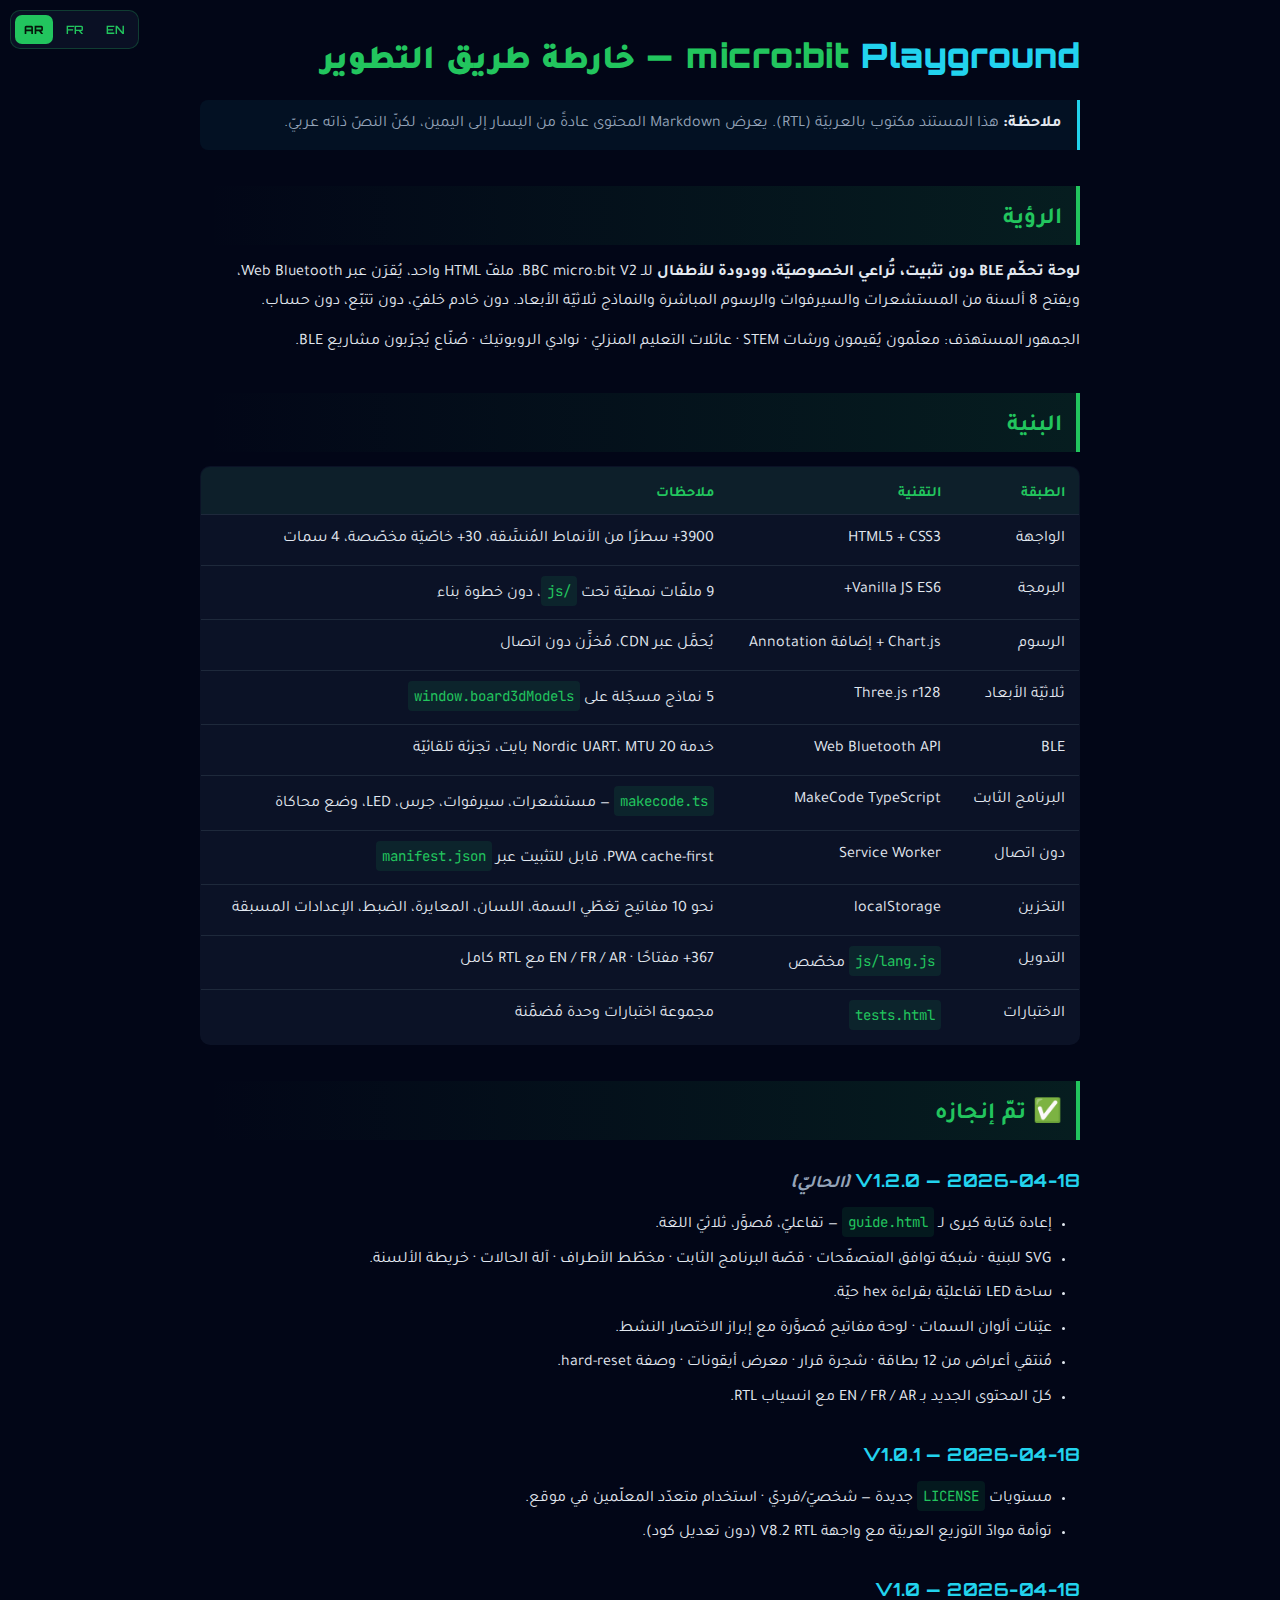
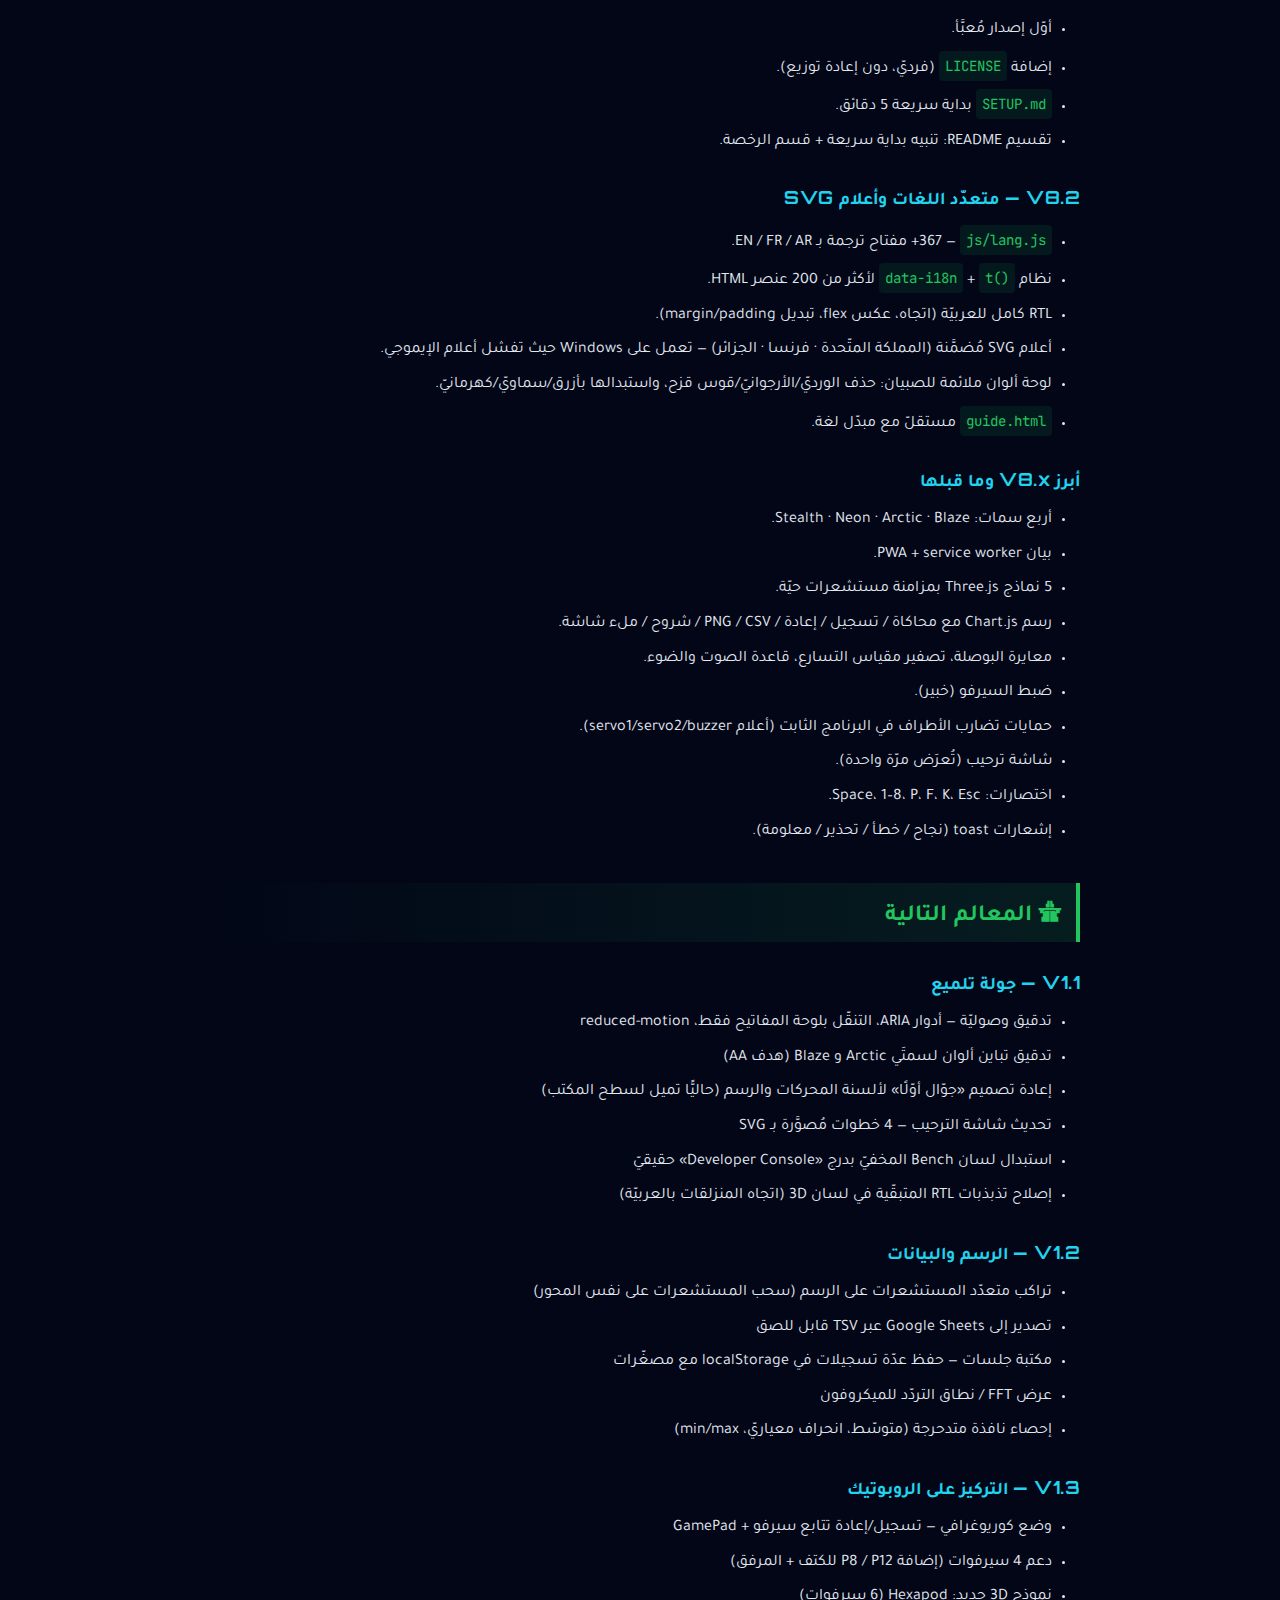
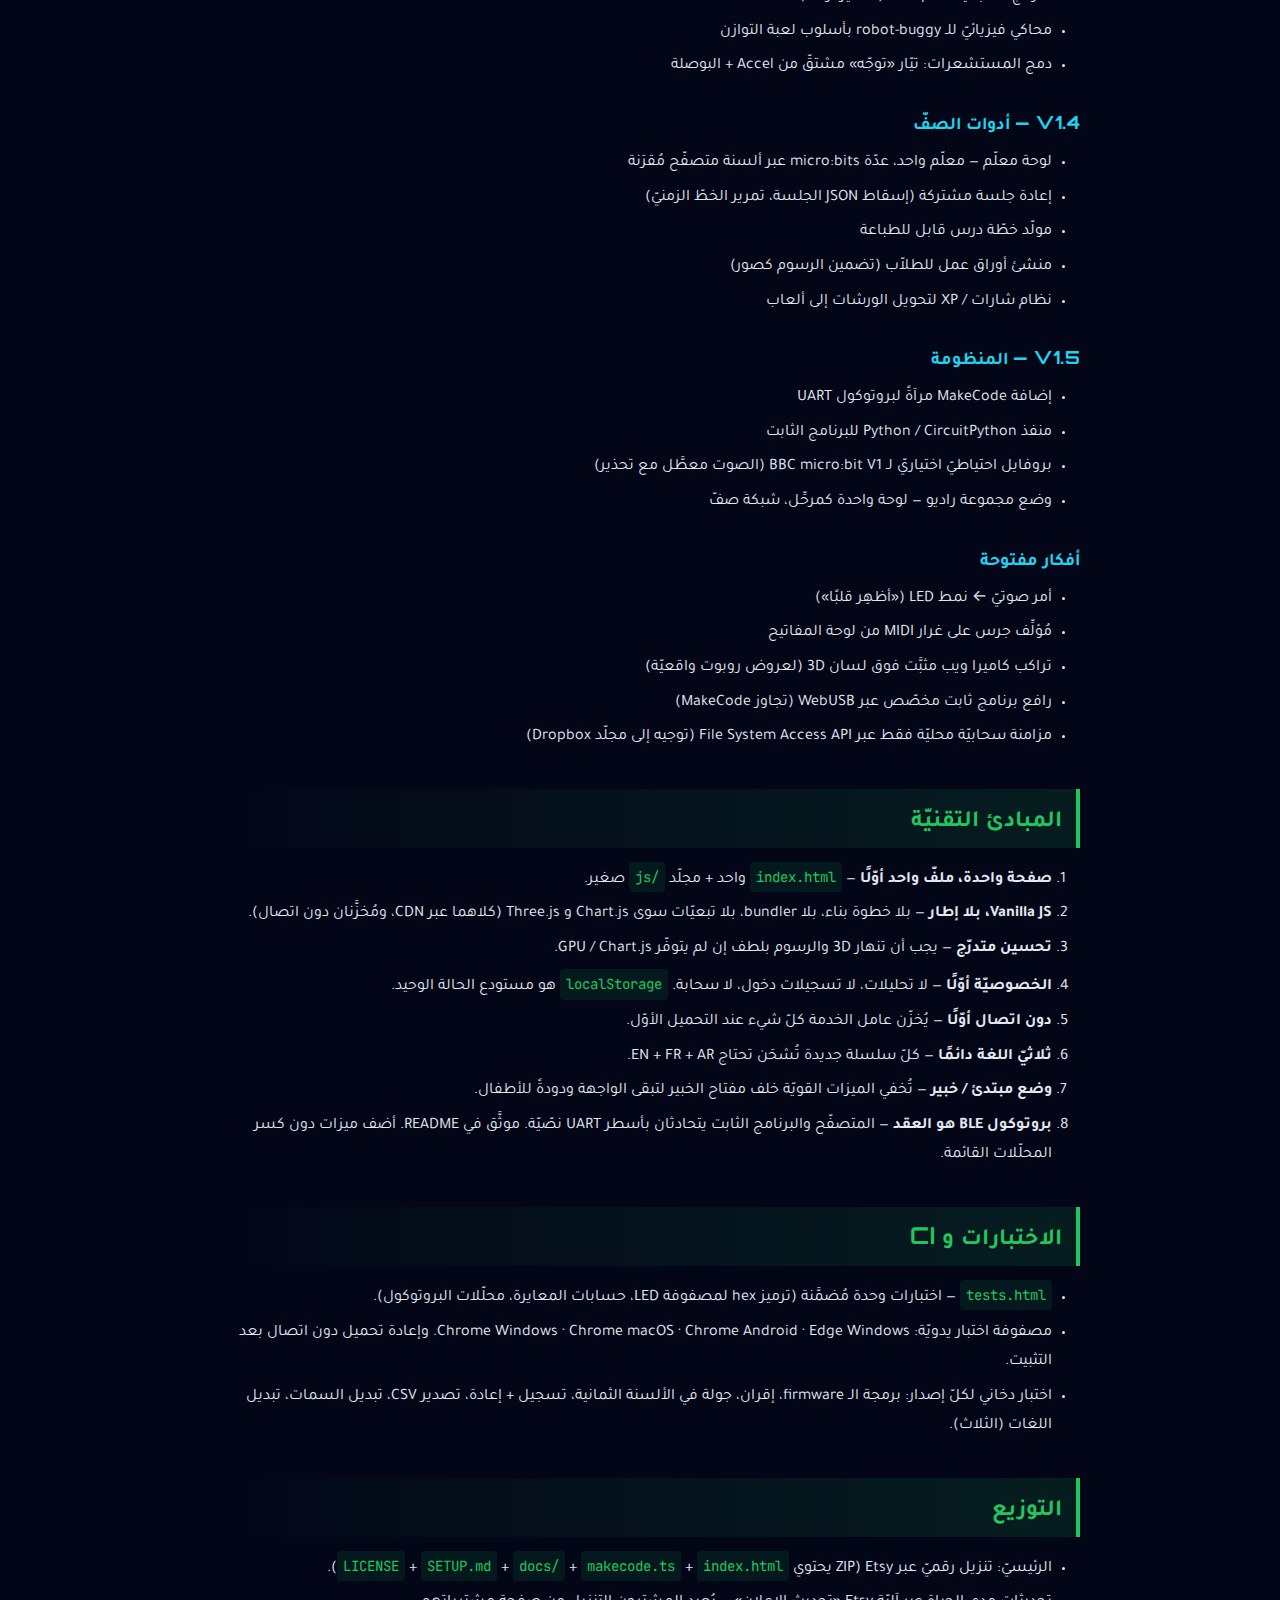
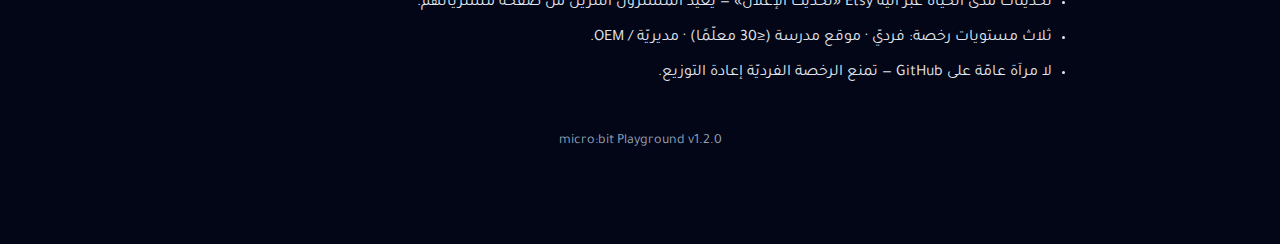
<file: docs/plan-ar.html>
<!doctype html>
<html lang="ar" dir="rtl">
<head>
  <meta charset="utf-8" />
  <meta name="viewport" content="width=device-width, initial-scale=1" />
  <title>micro:bit Playground — خارطة طريق التطوير</title>
  <link rel="preconnect" href="https://fonts.googleapis.com">
  <link rel="preconnect" href="https://fonts.gstatic.com" crossorigin>
  <link href="https://fonts.googleapis.com/css2?family=Orbitron:wght@500;700;900&family=Inter:wght@400;600;700&family=Tajawal:wght@400;500;700;900&family=JetBrains+Mono:wght@400;700&display=swap" rel="stylesheet">
  <style>
    :root{--bg:#020617;--card:#0b1226;--border:#1e293b;--accent:#22c55e;--accent2:#22d3ee;--accent3:#f59e0b;--text:#e2e8f0;--muted:#94a3b8;--mono:'JetBrains Mono',ui-monospace,Consolas,monospace;--sans:'Tajawal','Inter',ui-sans-serif,system-ui,sans-serif;--display:'Orbitron','Tajawal',system-ui,sans-serif}
    *{box-sizing:border-box;margin:0;padding:0}
    body{font-family:var(--sans);background:var(--bg);color:var(--text);line-height:1.85}
    .doc{max-width:920px;margin:0 auto;padding:24px 20px 80px}
    h1{font-family:var(--display);color:var(--accent);font-size:2.1rem;letter-spacing:.5px;margin-bottom:10px;font-weight:900}
    h1 span{color:var(--accent2)}
    h2{font-family:var(--display);color:var(--accent);font-size:1.45rem;margin:36px 0 14px;padding:8px 14px;background:linear-gradient(270deg,rgba(34,197,94,.12),transparent);border-right:4px solid var(--accent);border-radius:8px 0 0 8px;letter-spacing:.5px}
    h3{font-family:var(--display);color:var(--accent2);font-size:1.12rem;margin:24px 0 10px;letter-spacing:.5px}
    p{margin:10px 0}
    blockquote{border-right:3px solid var(--accent2);background:rgba(34,211,238,.06);padding:10px 16px;margin:14px 0;border-radius:8px 0 0 8px;color:var(--muted)}
    ul,ol{margin:8px 28px 12px 0}li{margin:5px 0}
    a{color:var(--accent);text-decoration:none;border-bottom:1px dashed rgba(34,197,94,.4)}a:hover{color:var(--accent2)}
    code{background:rgba(34,197,94,.1);color:var(--accent);padding:2px 6px;border-radius:4px;font-family:var(--mono);font-size:.88em;direction:ltr;display:inline-block;unicode-bidi:embed}
    pre{background:#05091a;border:1px solid var(--border);border-radius:10px;padding:14px 16px;overflow-x:auto;margin:12px 0;direction:ltr;text-align:left}pre code{background:none;color:var(--text);padding:0;font-size:.85em}
    table{width:100%;border-collapse:collapse;margin:14px 0;background:var(--card);border:1px solid var(--border);border-radius:10px;overflow:hidden}
    th,td{padding:10px 14px;text-align:right;border-bottom:1px solid var(--border);vertical-align:top}
    th{background:rgba(34,197,94,.08);color:var(--accent);font-family:var(--display);font-size:.9rem}
    tr:last-child td{border-bottom:none}
    hr{border:none;border-top:1px solid var(--border);margin:30px 0}
    em{color:var(--muted);font-style:italic}strong{color:var(--text)}
    .footer{color:var(--muted);text-align:center;margin-top:40px;font-size:.88rem}
    @media print { body{background:#fff;color:#000} .lang-switch{display:none} }
    @media (max-width:640px){h1{font-size:1.6rem}h2{font-size:1.2rem}.doc{padding:18px 14px}}
  </style>
</head>
<body>
<nav class="lang-switch" aria-label="اللغة" style="position:fixed;top:10px;left:10px;z-index:100;display:flex;gap:4px;font-family:'Orbitron',sans-serif;font-size:.72rem;background:rgba(11,18,38,.9);padding:4px;border-radius:10px;border:1px solid rgba(34,197,94,.25)">
  <a href="plan.html" style="padding:4px 9px;border-radius:7px;color:#22c55e;text-decoration:none;font-weight:600;border:none">EN</a>
  <a href="plan-fr.html" style="padding:4px 9px;border-radius:7px;color:#22c55e;text-decoration:none;font-weight:600;border:none">FR</a>
  <a href="plan-ar.html" style="padding:4px 9px;border-radius:7px;background:#22c55e;color:#05140a;text-decoration:none;font-weight:800;border:none">AR</a>
</nav>
<div class="doc">

<h1>micro:bit <span>Playground</span> — خارطة طريق التطوير</h1>

<blockquote><strong>ملاحظة:</strong> هذا المستند مكتوب بالعربيّة (RTL). يعرض Markdown المحتوى عادةً من اليسار إلى اليمين، لكنّ النصّ ذاته عربيّ.</blockquote>

<h2>الرؤية</h2>
<p><strong>لوحة تحكّم BLE دون تثبيت، تُراعي الخصوصيّة، وودودة للأطفال</strong> للـ BBC micro:bit V2. ملفّ HTML واحد، يُقرَن عبر Web Bluetooth، ويفتح 8 ألسنة من المستشعرات والسيرفوات والرسوم المباشرة والنماذج ثلاثيّة الأبعاد. دون خادم خلفيّ، دون تتبّع، دون حساب.</p>
<p>الجمهور المستهدَف: معلّمون يُقيمون ورشات STEM · عائلات التعليم المنزليّ · نوادي الروبوتيك · صُنّاع يُجرّبون مشاريع BLE.</p>

<h2>البنية</h2>
<table>
<thead><tr><th>الطبقة</th><th>التقنية</th><th>ملاحظات</th></tr></thead>
<tbody>
<tr><td>الواجهة</td><td>HTML5 + CSS3</td><td>3900+ سطرًا من الأنماط المُنسَّقة، 30+ خاصّيّة مخصّصة، 4 سمات</td></tr>
<tr><td>البرمجة</td><td>Vanilla JS ES6+</td><td>9 ملفّات نمطيّة تحت <code>js/</code>، دون خطوة بناء</td></tr>
<tr><td>الرسوم</td><td>Chart.js + إضافة Annotation</td><td>يُحمَّل عبر CDN، مُخزَّن دون اتصال</td></tr>
<tr><td>ثلاثيّة الأبعاد</td><td>Three.js r128</td><td>5 نماذج مسجّلة على <code>window.board3dModels</code></td></tr>
<tr><td>BLE</td><td>Web Bluetooth API</td><td>خدمة Nordic UART، MTU 20 بايت، تجزئة تلقائيّة</td></tr>
<tr><td>البرنامج الثابت</td><td>MakeCode TypeScript</td><td><code>makecode.ts</code> — مستشعرات، سيرفوات، جرس، LED، وضع محاكاة</td></tr>
<tr><td>دون اتصال</td><td>Service Worker</td><td>PWA cache-first، قابل للتثبيت عبر <code>manifest.json</code></td></tr>
<tr><td>التخزين</td><td>localStorage</td><td>نحو 10 مفاتيح تغطّي السمة، اللسان، المعايرة، الضبط، الإعدادات المسبقة</td></tr>
<tr><td>التدويل</td><td><code>js/lang.js</code> مخصّص</td><td>367+ مفتاحًا · EN / FR / AR مع RTL كامل</td></tr>
<tr><td>الاختبارات</td><td><code>tests.html</code></td><td>مجموعة اختبارات وحدة مُضمَّنة</td></tr>
</tbody>
</table>

<h2>✅ تمّ إنجازه</h2>

<h3>V1.2.0 — 2026-04-18 <em>(الحاليّ)</em></h3>
<ul>
<li>إعادة كتابة كبرى لـ <code>guide.html</code> — تفاعليّ، مُصوَّر، ثلاثيّ اللغة.</li>
<li>SVG للبنية · شبكة توافق المتصفّحات · قصّة البرنامج الثابت · مخطّط الأطراف · آلة الحالات · خريطة الألسنة.</li>
<li>ساحة LED تفاعليّة بقراءة hex حيّة.</li>
<li>عيّنات ألوان السمات · لوحة مفاتيح مُصوَّرة مع إبراز الاختصار النشط.</li>
<li>مُنتقي أعراض من 12 بطاقة · شجرة قرار · معرض أيقونات · وصفة hard-reset.</li>
<li>كلّ المحتوى الجديد بـ EN / FR / AR مع انسياب RTL.</li>
</ul>

<h3>V1.0.1 — 2026-04-18</h3>
<ul>
<li>مستويات <code>LICENSE</code> جديدة — شخصيّ/فرديّ · استخدام متعدّد المعلّمين في موقع.</li>
<li>توأمة موادّ التوزيع العربيّة مع واجهة V8.2 RTL (دون تعديل كود).</li>
</ul>

<h3>V1.0 — 2026-04-18</h3>
<ul>
<li>أوّل إصدار مُعبَّأ.</li>
<li>إضافة <code>LICENSE</code> (فرديّ، دون إعادة توزيع).</li>
<li><code>SETUP.md</code> بداية سريعة 5 دقائق.</li>
<li>تقسيم README: تنبيه بداية سريعة + قسم الرخصة.</li>
</ul>

<h3>V8.2 — متعدّد اللغات وأعلام SVG</h3>
<ul>
<li><code>js/lang.js</code> — 367+ مفتاح ترجمة بـ EN / FR / AR.</li>
<li>نظام <code>t()</code> + <code>data-i18n</code> لأكثر من 200 عنصر HTML.</li>
<li>RTL كامل للعربيّة (اتجاه، عكس flex، تبديل margin/padding).</li>
<li>أعلام SVG مُضمَّنة (المملكة المتّحدة · فرنسا · الجزائر) — تعمل على Windows حيث تفشل أعلام الإيموجي.</li>
<li>لوحة ألوان ملائمة للصبيان: حذف الورديّ/الأرجوانيّ/قوس قزح، واستبدالها بأزرق/سماويّ/كهرمانيّ.</li>
<li><code>guide.html</code> مستقلّ مع مبدّل لغة.</li>
</ul>

<h3>أبرز V8.x وما قبلها</h3>
<ul>
<li>أربع سمات: Stealth · Neon · Arctic · Blaze.</li>
<li>بيان PWA + service worker.</li>
<li>5 نماذج Three.js بمزامنة مستشعرات حيّة.</li>
<li>رسم Chart.js مع محاكاة / تسجيل / إعادة / PNG / CSV / شروح / ملء شاشة.</li>
<li>معايرة البوصلة، تصفير مقياس التسارع، قاعدة الصوت والضوء.</li>
<li>ضبط السيرفو (خبير).</li>
<li>حمايات تضارب الأطراف في البرنامج الثابت (أعلام servo1/servo2/buzzer).</li>
<li>شاشة ترحيب (تُعرَض مرّة واحدة).</li>
<li>اختصارات: Space، 1–8، P، F، K، Esc.</li>
<li>إشعارات toast (نجاح / خطأ / تحذير / معلومة).</li>
</ul>

<h2>🛣 المعالم التالية</h2>

<h3>V1.1 — جولة تلميع</h3>
<ul>
<li>تدقيق وصوليّة — أدوار ARIA، التنقّل بلوحة المفاتيح فقط، reduced-motion</li>
<li>تدقيق تباين ألوان لسمتَي Arctic و Blaze (هدف AA)</li>
<li>إعادة تصميم «جوّال أوّلًا» لألسنة المحركات والرسم (حاليًّا تميل لسطح المكتب)</li>
<li>تحديث شاشة الترحيب — 4 خطوات مُصوَّرة بـ SVG</li>
<li>استبدال لسان Bench المخفيّ بدرج «Developer Console» حقيقيّ</li>
<li>إصلاح تذبذبات RTL المتبقّية في لسان 3D (اتجاه المنزلقات بالعربيّة)</li>
</ul>

<h3>V1.2 — الرسم والبيانات</h3>
<ul>
<li>تراكب متعدّد المستشعرات على الرسم (سحب المستشعرات على نفس المحور)</li>
<li>تصدير إلى Google Sheets عبر TSV قابل للصق</li>
<li>مكتبة جلسات — حفظ عدّة تسجيلات في localStorage مع مصغّرات</li>
<li>عرض FFT / نطاق التردّد للميكروفون</li>
<li>إحصاء نافذة متدحرجة (متوسّط، انحراف معياريّ، min/max)</li>
</ul>

<h3>V1.3 — التركيز على الروبوتيك</h3>
<ul>
<li>وضع كوريوغرافي — تسجيل/إعادة تتابع سيرفو + GamePad</li>
<li>دعم 4 سيرفوات (إضافة P8 / P12 للكتف + المرفق)</li>
<li>نموذج 3D جديد: Hexapod (6 سيرفوات)</li>
<li>محاكي فيزيائيّ للـ robot-buggy بأسلوب لعبة التوازن</li>
<li>دمج المستشعرات: تيّار «توجّه» مشتقّ من Accel + البوصلة</li>
</ul>

<h3>V1.4 — أدوات الصفّ</h3>
<ul>
<li>لوحة معلّم — معلّم واحد، عدّة micro:bits عبر ألسنة متصفّح مُقرَنة</li>
<li>إعادة جلسة مشتركة (إسقاط JSON الجلسة، تمرير الخطّ الزمنيّ)</li>
<li>مولّد خطّة درس قابل للطباعة</li>
<li>منشئ أوراق عمل للطلاّب (تضمين الرسوم كصور)</li>
<li>نظام شارات / XP لتحويل الورشات إلى ألعاب</li>
</ul>

<h3>V1.5 — المنظومة</h3>
<ul>
<li>إضافة MakeCode مرآةً لبروتوكول UART</li>
<li>منفذ Python / CircuitPython للبرنامج الثابت</li>
<li>بروفايل احتياطيّ اختياريّ لـ BBC micro:bit V1 (الصوت معطَّل مع تحذير)</li>
<li>وضع مجموعة راديو — لوحة واحدة كمرحِّل، شبكة صفّ</li>
</ul>

<h3>أفكار مفتوحة</h3>
<ul>
<li>أمر صوتيّ ← نمط LED («أظهِر قلبًا»)</li>
<li>مُؤلِّف جرس على غرار MIDI من لوحة المفاتيح</li>
<li>تراكب كاميرا ويب مثبَّت فوق لسان 3D (لعروض روبوت واقعيّة)</li>
<li>رافع برنامج ثابت مخصّص عبر WebUSB (تجاوز MakeCode)</li>
<li>مزامنة سحابيّة محليّة فقط عبر File System Access API (توجيه إلى مجلّد Dropbox)</li>
</ul>

<h2>المبادئ التقنيّة</h2>
<ol>
<li><strong>صفحة واحدة، ملفّ واحد أوّلًا</strong> — <code>index.html</code> واحد + مجلّد <code>js/</code> صغير.</li>
<li><strong>Vanilla JS، بلا إطار</strong> — بلا خطوة بناء، بلا bundler، بلا تبعيّات سوى Chart.js و Three.js (كلاهما عبر CDN، ومُخزَّنان دون اتصال).</li>
<li><strong>تحسين متدرّج</strong> — يجب أن تنهار 3D والرسوم بلطف إن لم يتوفّر GPU / Chart.js.</li>
<li><strong>الخصوصيّة أوّلًا</strong> — لا تحليلات، لا تسجيلات دخول، لا سحابة. <code>localStorage</code> هو مستودع الحالة الوحيد.</li>
<li><strong>دون اتصال أوّلًا</strong> — يُخزّن عامل الخدمة كلّ شيء عند التحميل الأوّل.</li>
<li><strong>ثلاثيّ اللغة دائمًا</strong> — كلّ سلسلة جديدة تُشحَن تحتاج EN + FR + AR.</li>
<li><strong>وضع مبتدئ / خبير</strong> — تُخفي الميزات القويّة خلف مفتاح الخبير لتبقى الواجهة ودودةً للأطفال.</li>
<li><strong>بروتوكول BLE هو العقد</strong> — المتصفّح والبرنامج الثابت يتحادثان بأسطر UART نصّيّة. موثَّق في README. أضف ميزات دون كسر المحلّلات القائمة.</li>
</ol>

<h2>الاختبارات و CI</h2>
<ul>
<li><code>tests.html</code> — اختبارات وحدة مُضمَّنة (ترميز hex لمصفوفة LED، حسابات المعايرة، محلّلات البروتوكول).</li>
<li>مصفوفة اختبار يدويّة: Chrome Windows · Chrome macOS · Chrome Android · Edge Windows. وإعادة تحميل دون اتصال بعد التثبيت.</li>
<li>اختبار دخاني لكلّ إصدار: برمجة الـ firmware، إقران، جولة في الألسنة الثمانية، تسجيل + إعادة، تصدير CSV، تبديل السمات، تبديل اللغات (الثلاث).</li>
</ul>

<h2>التوزيع</h2>
<ul>
<li>الرئيسيّ: تنزيل رقميّ عبر Etsy (ZIP يحتوي <code>index.html</code> + <code>makecode.ts</code> + <code>docs/</code> + <code>SETUP.md</code> + <code>LICENSE</code>).</li>
<li>تحديثات مدى الحياة عبر آليّة Etsy «تحديث الإعلان» — يُعيد المشترون التنزيل من صفحة مشترياتهم.</li>
<li>ثلاث مستويات رخصة: فرديّ · موقع مدرسة (≤30 معلّمًا) · مديريّة / OEM.</li>
<li>لا مرآة عامّة على GitHub — تمنع الرخصة الفرديّة إعادة التوزيع.</li>
</ul>

<p class="footer">micro:bit Playground v1.2.0</p>
</div>
</body>
</html>
</file>
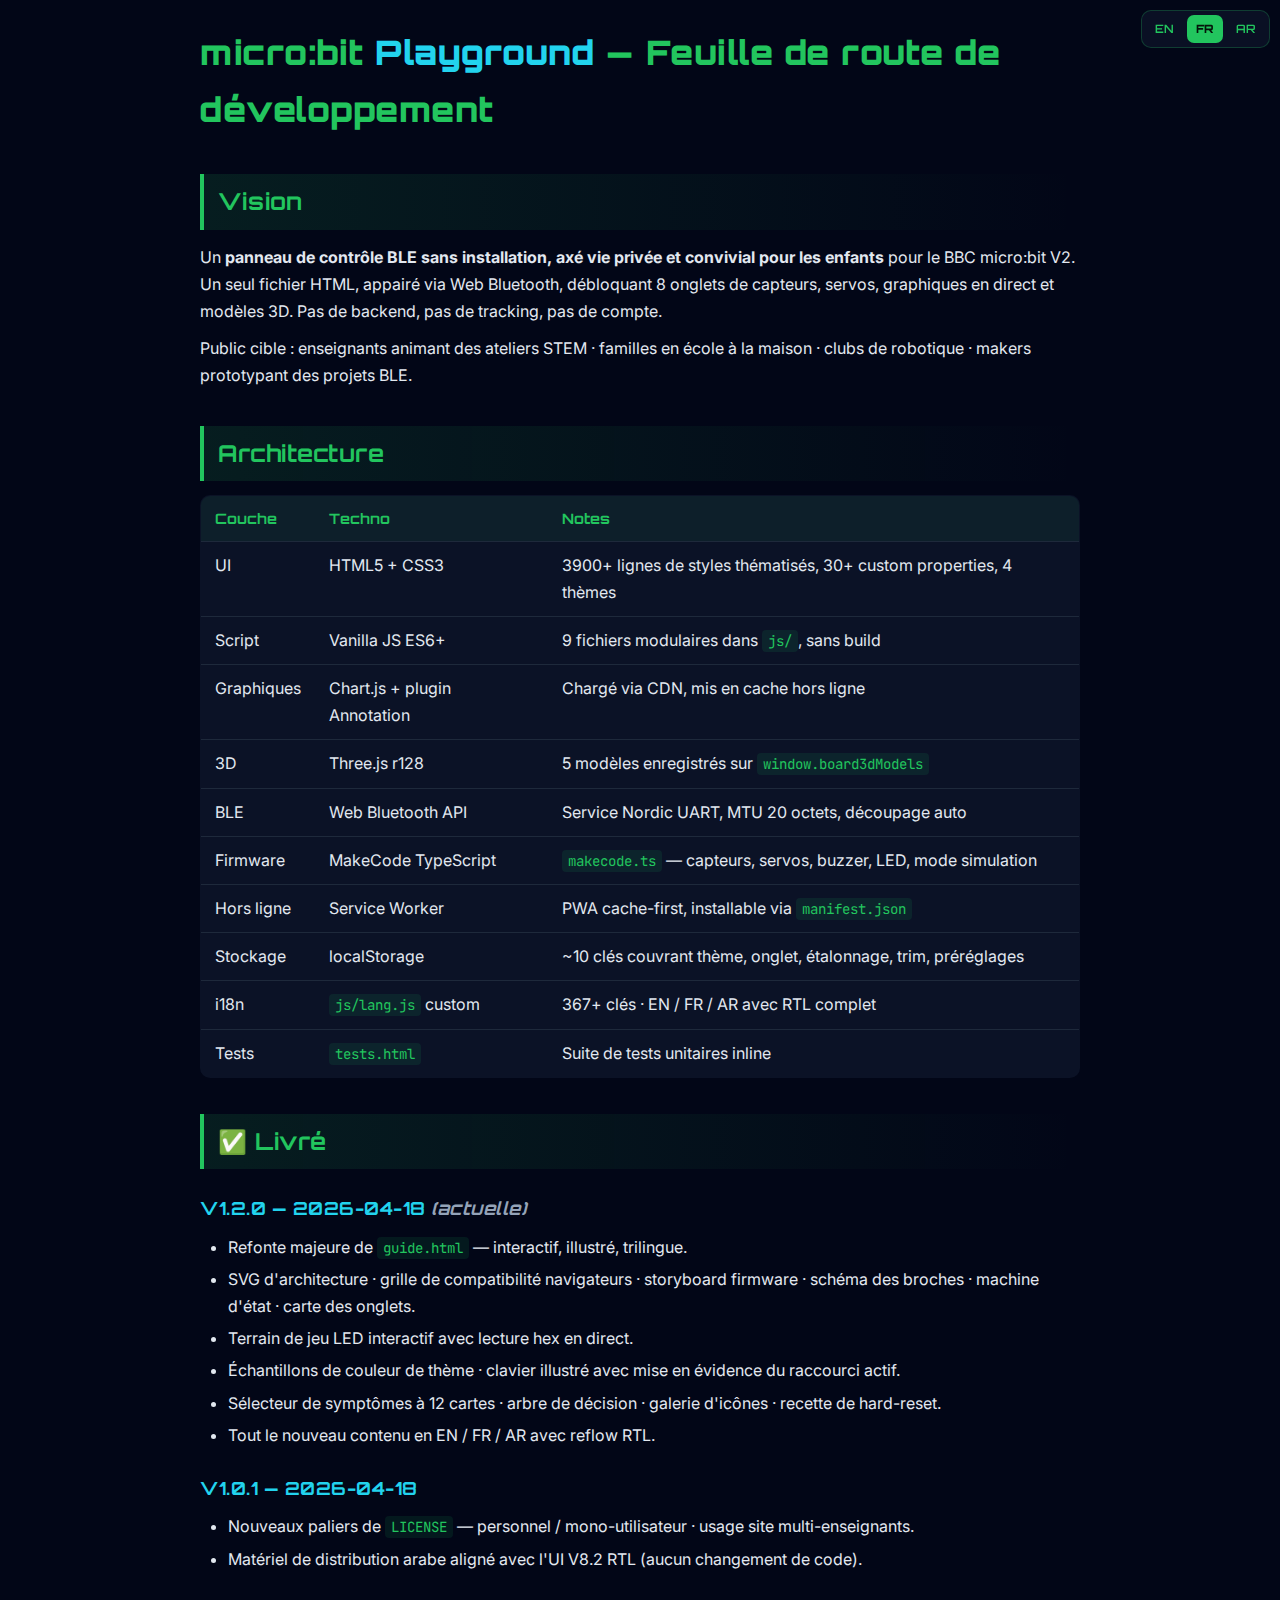
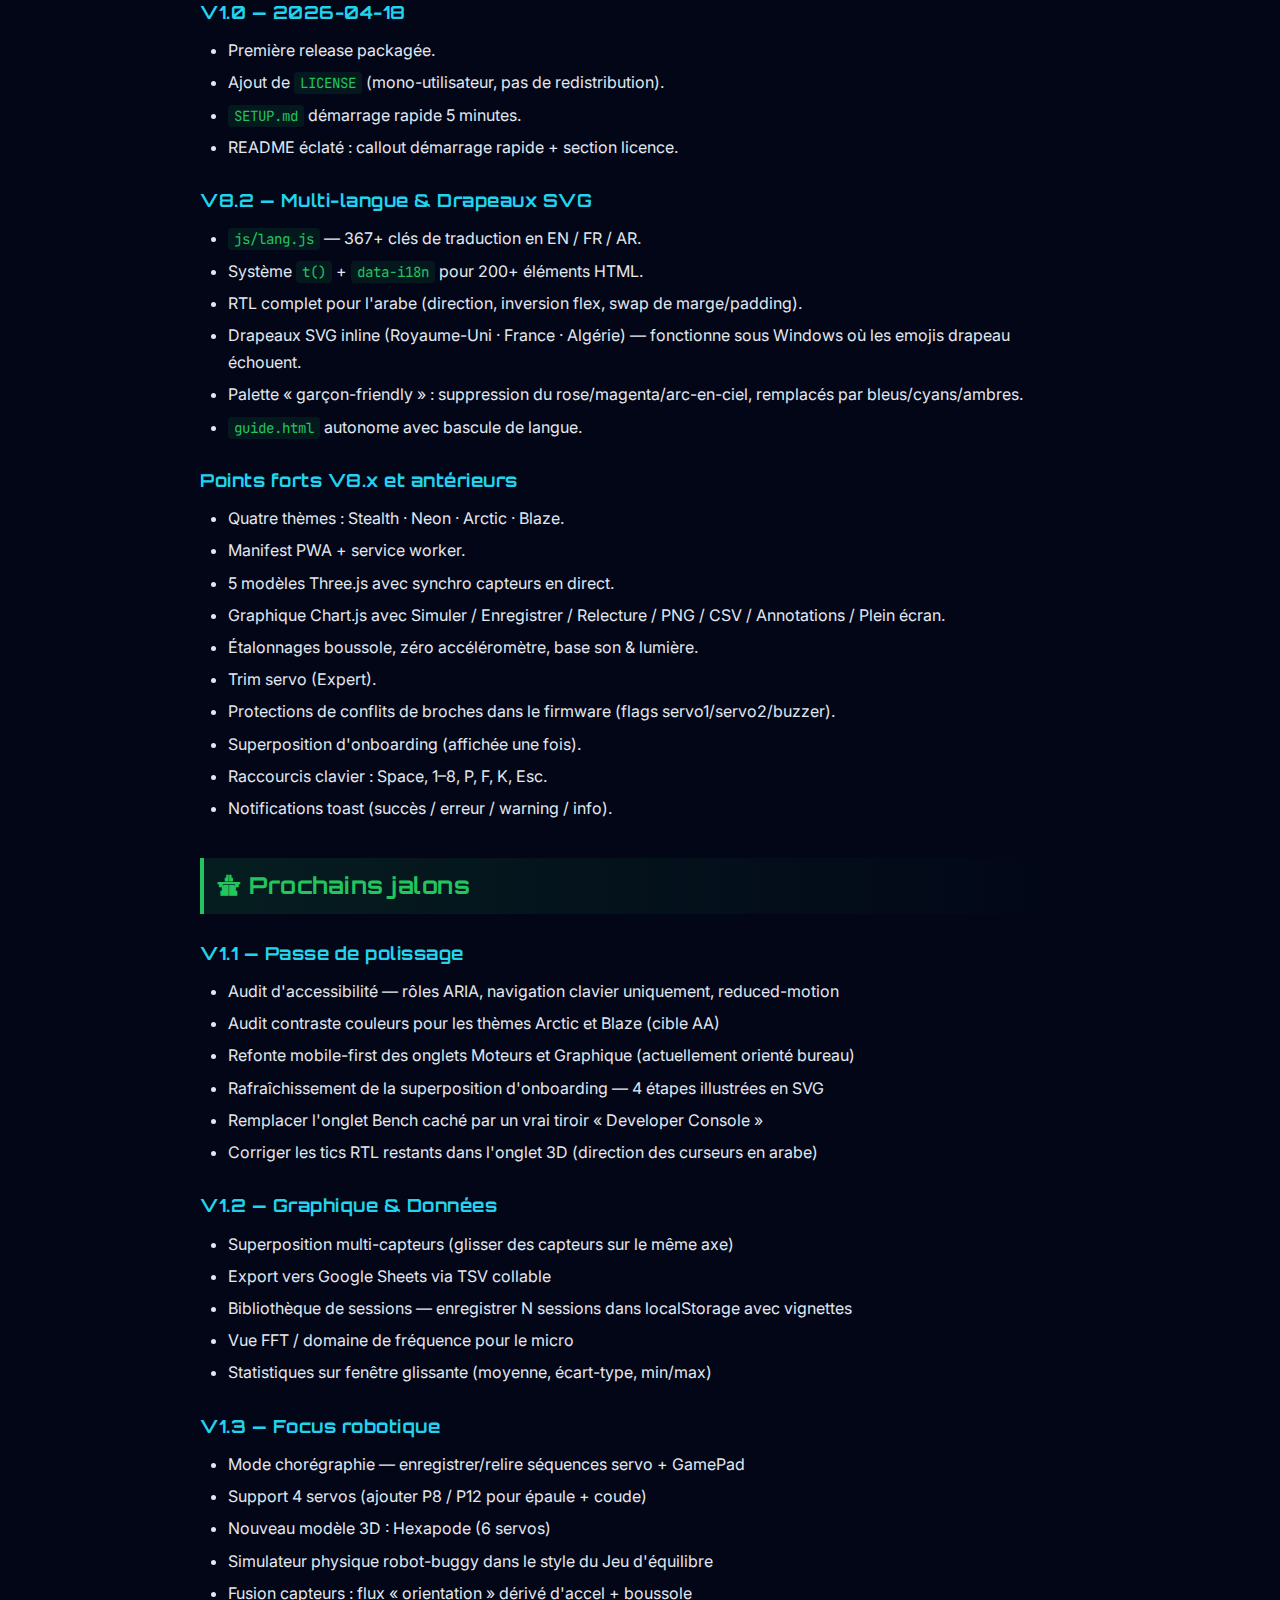
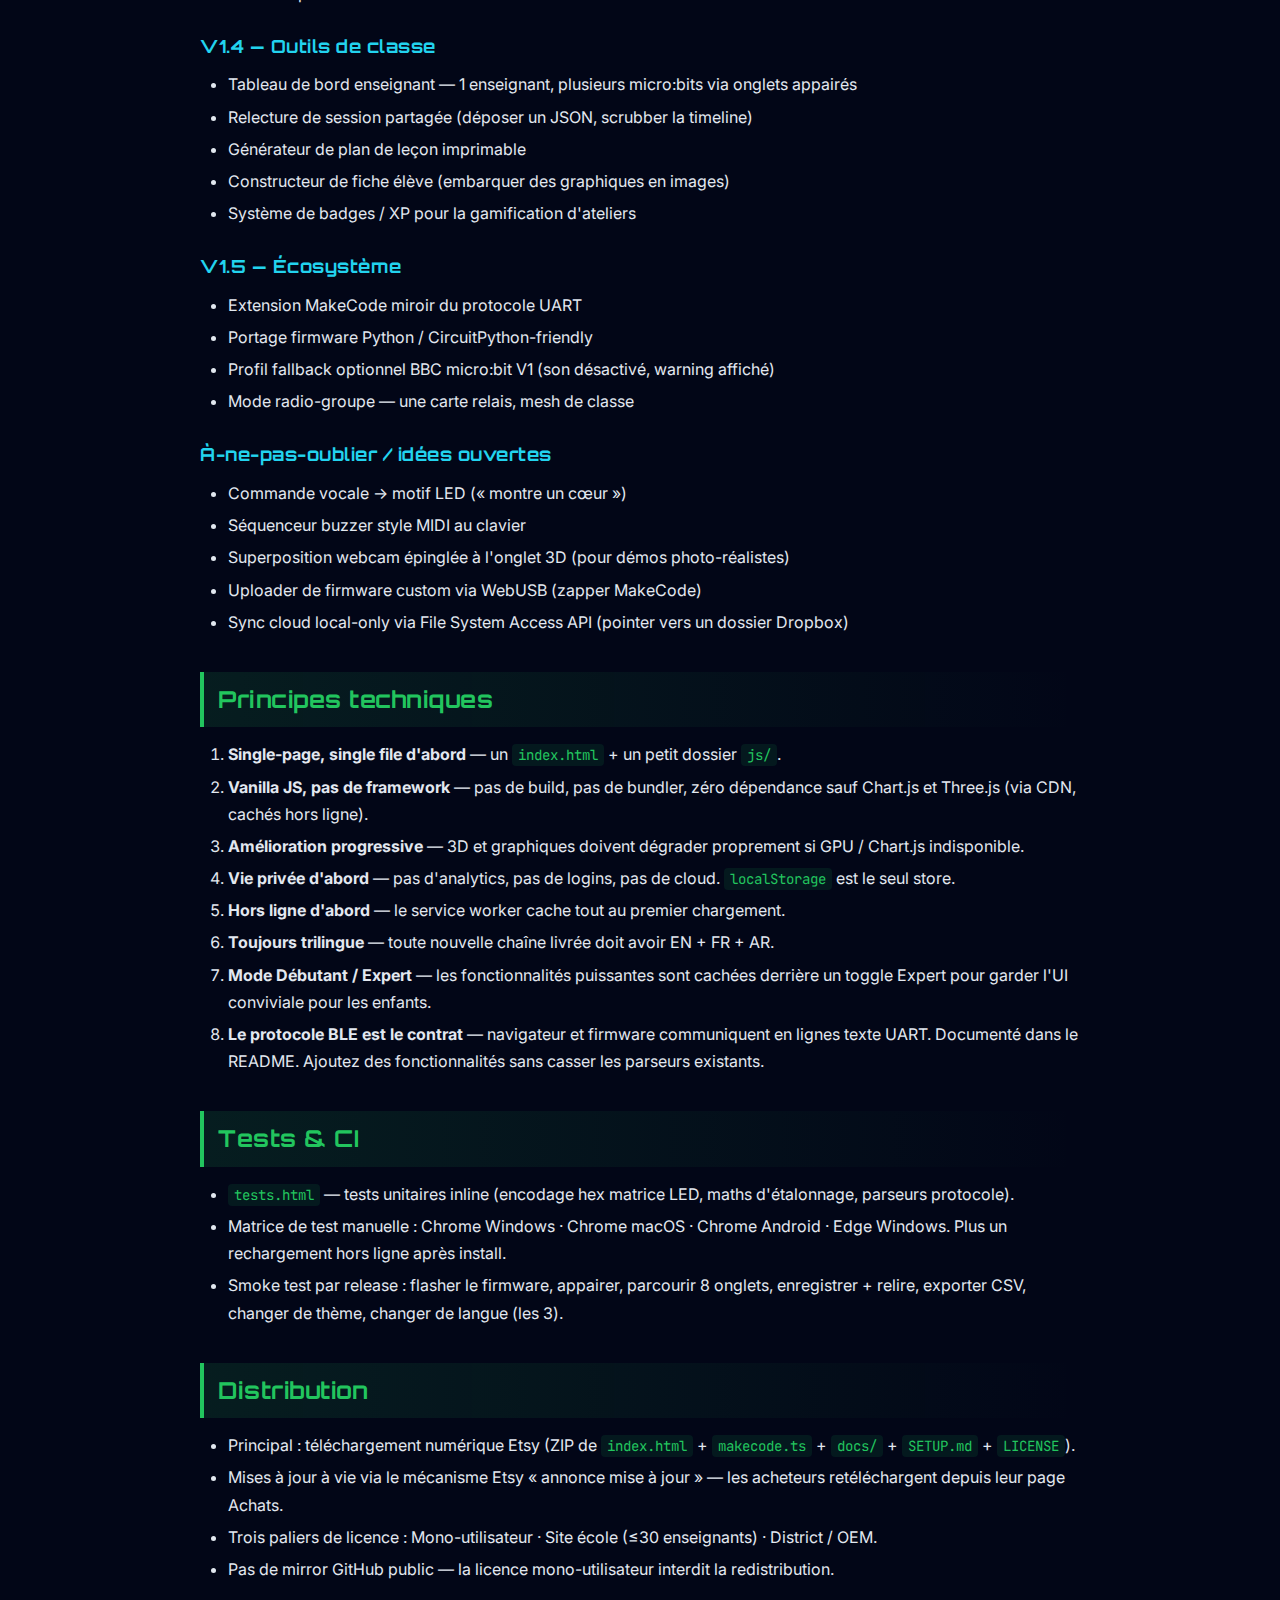
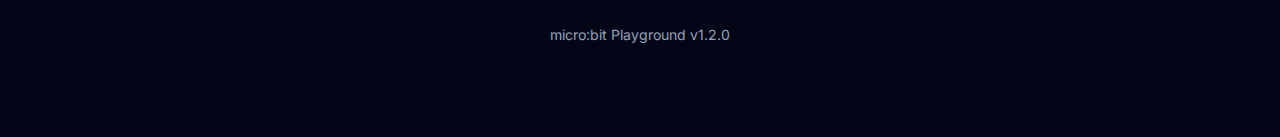
<file: docs/plan-fr.html>
<!doctype html>
<html lang="fr">
<head>
  <meta charset="utf-8" />
  <meta name="viewport" content="width=device-width, initial-scale=1" />
  <title>micro:bit Playground — Feuille de route</title>
  <link rel="preconnect" href="https://fonts.googleapis.com">
  <link rel="preconnect" href="https://fonts.gstatic.com" crossorigin>
  <link href="https://fonts.googleapis.com/css2?family=Orbitron:wght@500;700;900&family=Inter:wght@400;600;700&family=JetBrains+Mono:wght@400;700&display=swap" rel="stylesheet">
  <style>
    :root{--bg:#020617;--card:#0b1226;--border:#1e293b;--accent:#22c55e;--accent2:#22d3ee;--accent3:#f59e0b;--text:#e2e8f0;--muted:#94a3b8;--mono:'JetBrains Mono',ui-monospace,Consolas,monospace;--sans:'Inter',ui-sans-serif,system-ui,sans-serif;--display:'Orbitron',system-ui,sans-serif}
    *{box-sizing:border-box;margin:0;padding:0}
    body{font-family:var(--sans);background:var(--bg);color:var(--text);line-height:1.7}
    .doc{max-width:920px;margin:0 auto;padding:24px 20px 80px}
    h1{font-family:var(--display);color:var(--accent);font-size:2.1rem;letter-spacing:.5px;margin-bottom:10px;font-weight:900}
    h1 span{color:var(--accent2)}
    h2{font-family:var(--display);color:var(--accent);font-size:1.45rem;margin:36px 0 14px;padding:8px 14px;background:linear-gradient(90deg,rgba(34,197,94,.12),transparent);border-left:4px solid var(--accent);border-radius:0 8px 8px 0;letter-spacing:.5px}
    h3{font-family:var(--display);color:var(--accent2);font-size:1.12rem;margin:24px 0 10px;letter-spacing:.5px}
    p{margin:10px 0}
    ul,ol{margin:8px 0 12px 28px}li{margin:5px 0}
    a{color:var(--accent);text-decoration:none;border-bottom:1px dashed rgba(34,197,94,.4)}a:hover{color:var(--accent2)}
    code{background:rgba(34,197,94,.1);color:var(--accent);padding:2px 6px;border-radius:4px;font-family:var(--mono);font-size:.88em}
    pre{background:#05091a;border:1px solid var(--border);border-radius:10px;padding:14px 16px;overflow-x:auto;margin:12px 0}pre code{background:none;color:var(--text);padding:0;font-size:.85em}
    table{width:100%;border-collapse:collapse;margin:14px 0;background:var(--card);border:1px solid var(--border);border-radius:10px;overflow:hidden}
    th,td{padding:10px 14px;text-align:left;border-bottom:1px solid var(--border);vertical-align:top}
    th{background:rgba(34,197,94,.08);color:var(--accent);font-family:var(--display);font-size:.9rem}
    tr:last-child td{border-bottom:none}
    em{color:var(--muted);font-style:italic}strong{color:var(--text)}
    .footer{color:var(--muted);text-align:center;margin-top:40px;font-size:.88rem}
    @media print { body{background:#fff;color:#000} .lang-switch{display:none} }
  </style>
</head>
<body>
<nav class="lang-switch" aria-label="Langue" style="position:fixed;top:10px;right:10px;z-index:100;display:flex;gap:4px;font-family:'Orbitron',sans-serif;font-size:.72rem;background:rgba(11,18,38,.9);padding:4px;border-radius:10px;border:1px solid rgba(34,197,94,.25)">
  <a href="plan.html" style="padding:4px 9px;border-radius:7px;color:#22c55e;text-decoration:none;font-weight:600;border:none">EN</a>
  <a href="plan-fr.html" style="padding:4px 9px;border-radius:7px;background:#22c55e;color:#05140a;text-decoration:none;font-weight:800;border:none">FR</a>
  <a href="plan-ar.html" style="padding:4px 9px;border-radius:7px;color:#22c55e;text-decoration:none;font-weight:600;border:none">AR</a>
</nav>
<div class="doc">

<h1>micro:bit <span>Playground</span> — Feuille de route de développement</h1>

<h2>Vision</h2>
<p>Un <strong>panneau de contrôle BLE sans installation, axé vie privée et convivial pour les enfants</strong> pour le BBC micro:bit V2. Un seul fichier HTML, appairé via Web Bluetooth, débloquant 8 onglets de capteurs, servos, graphiques en direct et modèles 3D. Pas de backend, pas de tracking, pas de compte.</p>
<p>Public cible : enseignants animant des ateliers STEM · familles en école à la maison · clubs de robotique · makers prototypant des projets BLE.</p>

<h2>Architecture</h2>
<table>
<thead><tr><th>Couche</th><th>Techno</th><th>Notes</th></tr></thead>
<tbody>
<tr><td>UI</td><td>HTML5 + CSS3</td><td>3900+ lignes de styles thématisés, 30+ custom properties, 4 thèmes</td></tr>
<tr><td>Script</td><td>Vanilla JS ES6+</td><td>9 fichiers modulaires dans <code>js/</code>, sans build</td></tr>
<tr><td>Graphiques</td><td>Chart.js + plugin Annotation</td><td>Chargé via CDN, mis en cache hors ligne</td></tr>
<tr><td>3D</td><td>Three.js r128</td><td>5 modèles enregistrés sur <code>window.board3dModels</code></td></tr>
<tr><td>BLE</td><td>Web Bluetooth API</td><td>Service Nordic UART, MTU 20 octets, découpage auto</td></tr>
<tr><td>Firmware</td><td>MakeCode TypeScript</td><td><code>makecode.ts</code> — capteurs, servos, buzzer, LED, mode simulation</td></tr>
<tr><td>Hors ligne</td><td>Service Worker</td><td>PWA cache-first, installable via <code>manifest.json</code></td></tr>
<tr><td>Stockage</td><td>localStorage</td><td>~10 clés couvrant thème, onglet, étalonnage, trim, préréglages</td></tr>
<tr><td>i18n</td><td><code>js/lang.js</code> custom</td><td>367+ clés · EN / FR / AR avec RTL complet</td></tr>
<tr><td>Tests</td><td><code>tests.html</code></td><td>Suite de tests unitaires inline</td></tr>
</tbody>
</table>

<h2>✅ Livré</h2>

<h3>V1.2.0 — 2026-04-18 <em>(actuelle)</em></h3>
<ul>
<li>Refonte majeure de <code>guide.html</code> — interactif, illustré, trilingue.</li>
<li>SVG d'architecture · grille de compatibilité navigateurs · storyboard firmware · schéma des broches · machine d'état · carte des onglets.</li>
<li>Terrain de jeu LED interactif avec lecture hex en direct.</li>
<li>Échantillons de couleur de thème · clavier illustré avec mise en évidence du raccourci actif.</li>
<li>Sélecteur de symptômes à 12 cartes · arbre de décision · galerie d'icônes · recette de hard-reset.</li>
<li>Tout le nouveau contenu en EN / FR / AR avec reflow RTL.</li>
</ul>

<h3>V1.0.1 — 2026-04-18</h3>
<ul>
<li>Nouveaux paliers de <code>LICENSE</code> — personnel / mono-utilisateur · usage site multi-enseignants.</li>
<li>Matériel de distribution arabe aligné avec l'UI V8.2 RTL (aucun changement de code).</li>
</ul>

<h3>V1.0 — 2026-04-18</h3>
<ul>
<li>Première release packagée.</li>
<li>Ajout de <code>LICENSE</code> (mono-utilisateur, pas de redistribution).</li>
<li><code>SETUP.md</code> démarrage rapide 5 minutes.</li>
<li>README éclaté : callout démarrage rapide + section licence.</li>
</ul>

<h3>V8.2 — Multi-langue &amp; Drapeaux SVG</h3>
<ul>
<li><code>js/lang.js</code> — 367+ clés de traduction en EN / FR / AR.</li>
<li>Système <code>t()</code> + <code>data-i18n</code> pour 200+ éléments HTML.</li>
<li>RTL complet pour l'arabe (direction, inversion flex, swap de marge/padding).</li>
<li>Drapeaux SVG inline (Royaume-Uni · France · Algérie) — fonctionne sous Windows où les emojis drapeau échouent.</li>
<li>Palette « garçon-friendly » : suppression du rose/magenta/arc-en-ciel, remplacés par bleus/cyans/ambres.</li>
<li><code>guide.html</code> autonome avec bascule de langue.</li>
</ul>

<h3>Points forts V8.x et antérieurs</h3>
<ul>
<li>Quatre thèmes : Stealth · Neon · Arctic · Blaze.</li>
<li>Manifest PWA + service worker.</li>
<li>5 modèles Three.js avec synchro capteurs en direct.</li>
<li>Graphique Chart.js avec Simuler / Enregistrer / Relecture / PNG / CSV / Annotations / Plein écran.</li>
<li>Étalonnages boussole, zéro accéléromètre, base son &amp; lumière.</li>
<li>Trim servo (Expert).</li>
<li>Protections de conflits de broches dans le firmware (flags servo1/servo2/buzzer).</li>
<li>Superposition d'onboarding (affichée une fois).</li>
<li>Raccourcis clavier : Space, 1–8, P, F, K, Esc.</li>
<li>Notifications toast (succès / erreur / warning / info).</li>
</ul>

<h2>🛣 Prochains jalons</h2>

<h3>V1.1 — Passe de polissage</h3>
<ul>
<li>Audit d'accessibilité — rôles ARIA, navigation clavier uniquement, reduced-motion</li>
<li>Audit contraste couleurs pour les thèmes Arctic et Blaze (cible AA)</li>
<li>Refonte mobile-first des onglets Moteurs et Graphique (actuellement orienté bureau)</li>
<li>Rafraîchissement de la superposition d'onboarding — 4 étapes illustrées en SVG</li>
<li>Remplacer l'onglet Bench caché par un vrai tiroir « Developer Console »</li>
<li>Corriger les tics RTL restants dans l'onglet 3D (direction des curseurs en arabe)</li>
</ul>

<h3>V1.2 — Graphique &amp; Données</h3>
<ul>
<li>Superposition multi-capteurs (glisser des capteurs sur le même axe)</li>
<li>Export vers Google Sheets via TSV collable</li>
<li>Bibliothèque de sessions — enregistrer N sessions dans localStorage avec vignettes</li>
<li>Vue FFT / domaine de fréquence pour le micro</li>
<li>Statistiques sur fenêtre glissante (moyenne, écart-type, min/max)</li>
</ul>

<h3>V1.3 — Focus robotique</h3>
<ul>
<li>Mode chorégraphie — enregistrer/relire séquences servo + GamePad</li>
<li>Support 4 servos (ajouter P8 / P12 pour épaule + coude)</li>
<li>Nouveau modèle 3D : Hexapode (6 servos)</li>
<li>Simulateur physique robot-buggy dans le style du Jeu d'équilibre</li>
<li>Fusion capteurs : flux « orientation » dérivé d'accel + boussole</li>
</ul>

<h3>V1.4 — Outils de classe</h3>
<ul>
<li>Tableau de bord enseignant — 1 enseignant, plusieurs micro:bits via onglets appairés</li>
<li>Relecture de session partagée (déposer un JSON, scrubber la timeline)</li>
<li>Générateur de plan de leçon imprimable</li>
<li>Constructeur de fiche élève (embarquer des graphiques en images)</li>
<li>Système de badges / XP pour la gamification d'ateliers</li>
</ul>

<h3>V1.5 — Écosystème</h3>
<ul>
<li>Extension MakeCode miroir du protocole UART</li>
<li>Portage firmware Python / CircuitPython-friendly</li>
<li>Profil fallback optionnel BBC micro:bit V1 (son désactivé, warning affiché)</li>
<li>Mode radio-groupe — une carte relais, mesh de classe</li>
</ul>

<h3>À-ne-pas-oublier / idées ouvertes</h3>
<ul>
<li>Commande vocale → motif LED (« montre un cœur »)</li>
<li>Séquenceur buzzer style MIDI au clavier</li>
<li>Superposition webcam épinglée à l'onglet 3D (pour démos photo-réalistes)</li>
<li>Uploader de firmware custom via WebUSB (zapper MakeCode)</li>
<li>Sync cloud local-only via File System Access API (pointer vers un dossier Dropbox)</li>
</ul>

<h2>Principes techniques</h2>
<ol>
<li><strong>Single-page, single file d'abord</strong> — un <code>index.html</code> + un petit dossier <code>js/</code>.</li>
<li><strong>Vanilla JS, pas de framework</strong> — pas de build, pas de bundler, zéro dépendance sauf Chart.js et Three.js (via CDN, cachés hors ligne).</li>
<li><strong>Amélioration progressive</strong> — 3D et graphiques doivent dégrader proprement si GPU / Chart.js indisponible.</li>
<li><strong>Vie privée d'abord</strong> — pas d'analytics, pas de logins, pas de cloud. <code>localStorage</code> est le seul store.</li>
<li><strong>Hors ligne d'abord</strong> — le service worker cache tout au premier chargement.</li>
<li><strong>Toujours trilingue</strong> — toute nouvelle chaîne livrée doit avoir EN + FR + AR.</li>
<li><strong>Mode Débutant / Expert</strong> — les fonctionnalités puissantes sont cachées derrière un toggle Expert pour garder l'UI conviviale pour les enfants.</li>
<li><strong>Le protocole BLE est le contrat</strong> — navigateur et firmware communiquent en lignes texte UART. Documenté dans le README. Ajoutez des fonctionnalités sans casser les parseurs existants.</li>
</ol>

<h2>Tests &amp; CI</h2>
<ul>
<li><code>tests.html</code> — tests unitaires inline (encodage hex matrice LED, maths d'étalonnage, parseurs protocole).</li>
<li>Matrice de test manuelle : Chrome Windows · Chrome macOS · Chrome Android · Edge Windows. Plus un rechargement hors ligne après install.</li>
<li>Smoke test par release : flasher le firmware, appairer, parcourir 8 onglets, enregistrer + relire, exporter CSV, changer de thème, changer de langue (les 3).</li>
</ul>

<h2>Distribution</h2>
<ul>
<li>Principal : téléchargement numérique Etsy (ZIP de <code>index.html</code> + <code>makecode.ts</code> + <code>docs/</code> + <code>SETUP.md</code> + <code>LICENSE</code>).</li>
<li>Mises à jour à vie via le mécanisme Etsy « annonce mise à jour » — les acheteurs retéléchargent depuis leur page Achats.</li>
<li>Trois paliers de licence : Mono-utilisateur · Site école (≤30 enseignants) · District / OEM.</li>
<li>Pas de mirror GitHub public — la licence mono-utilisateur interdit la redistribution.</li>
</ul>

<p class="footer">micro:bit Playground v1.2.0</p>
</div>
</body>
</html>
</file>
